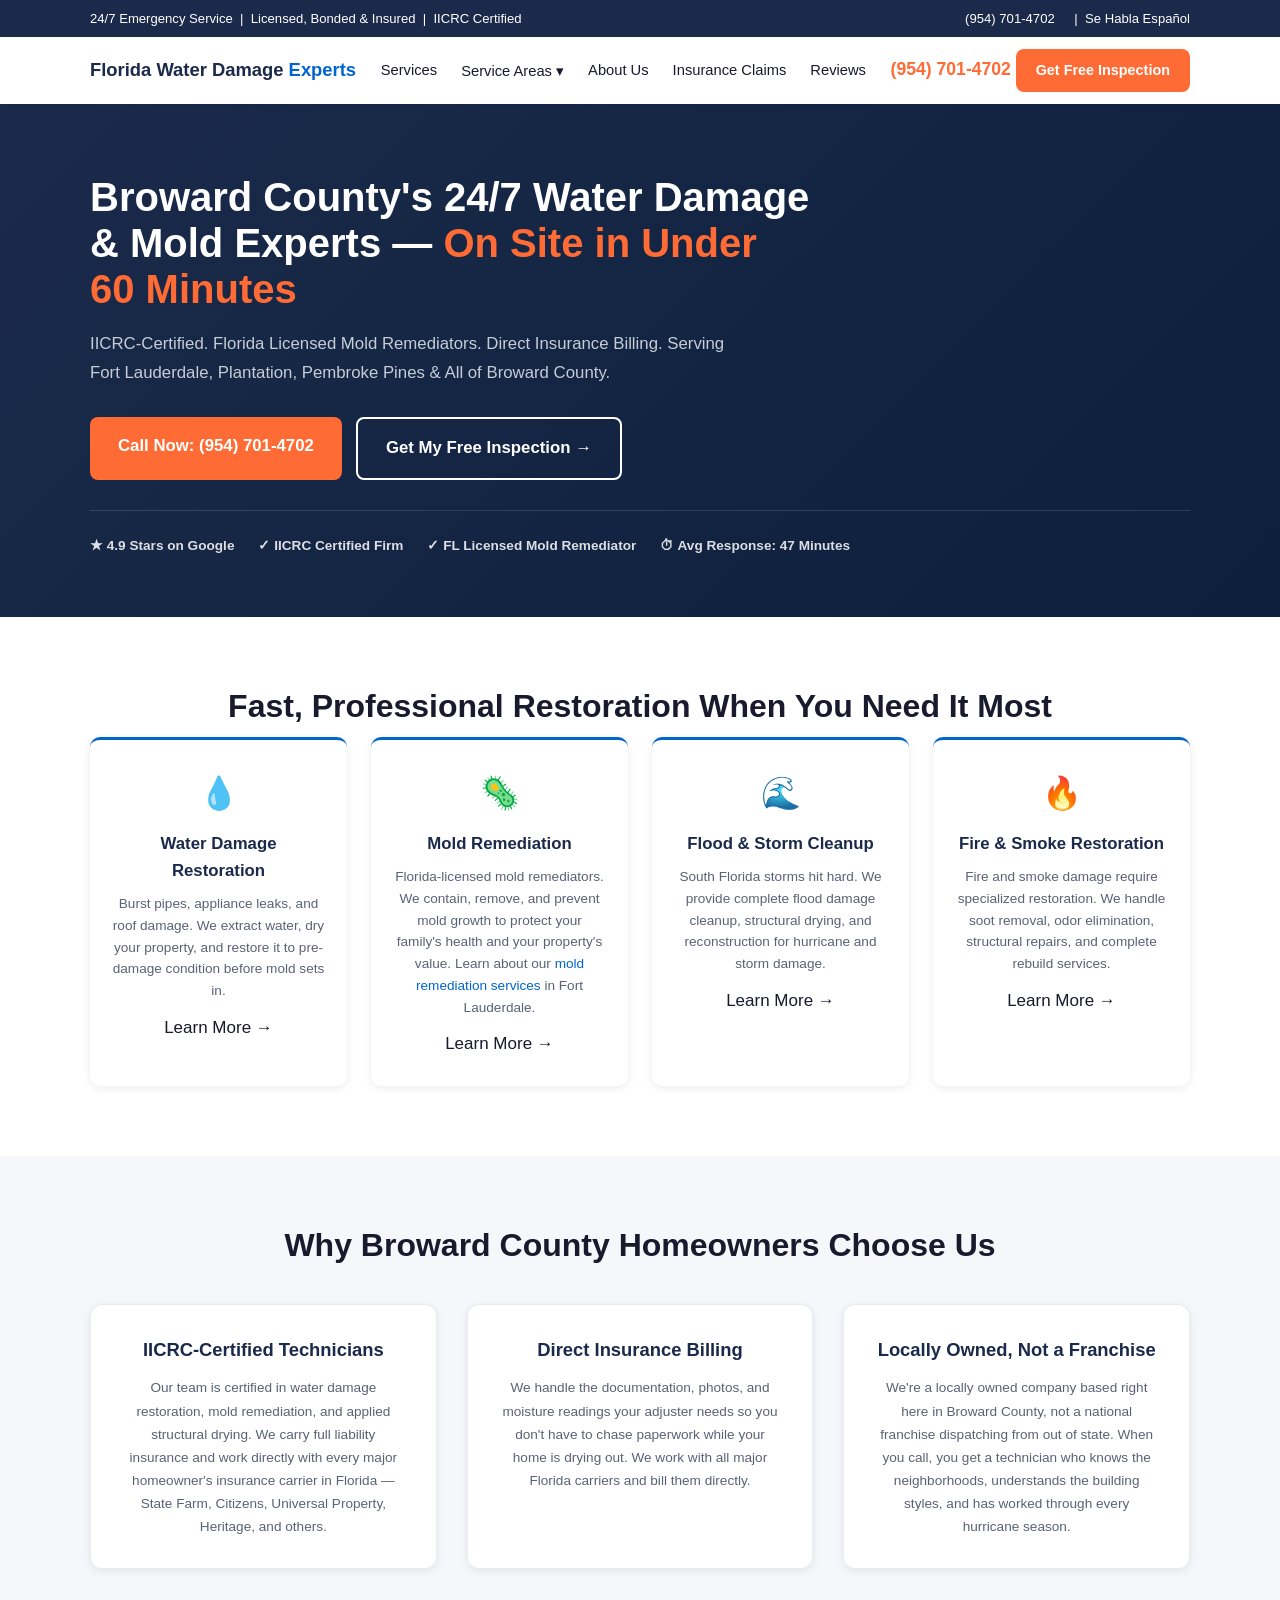
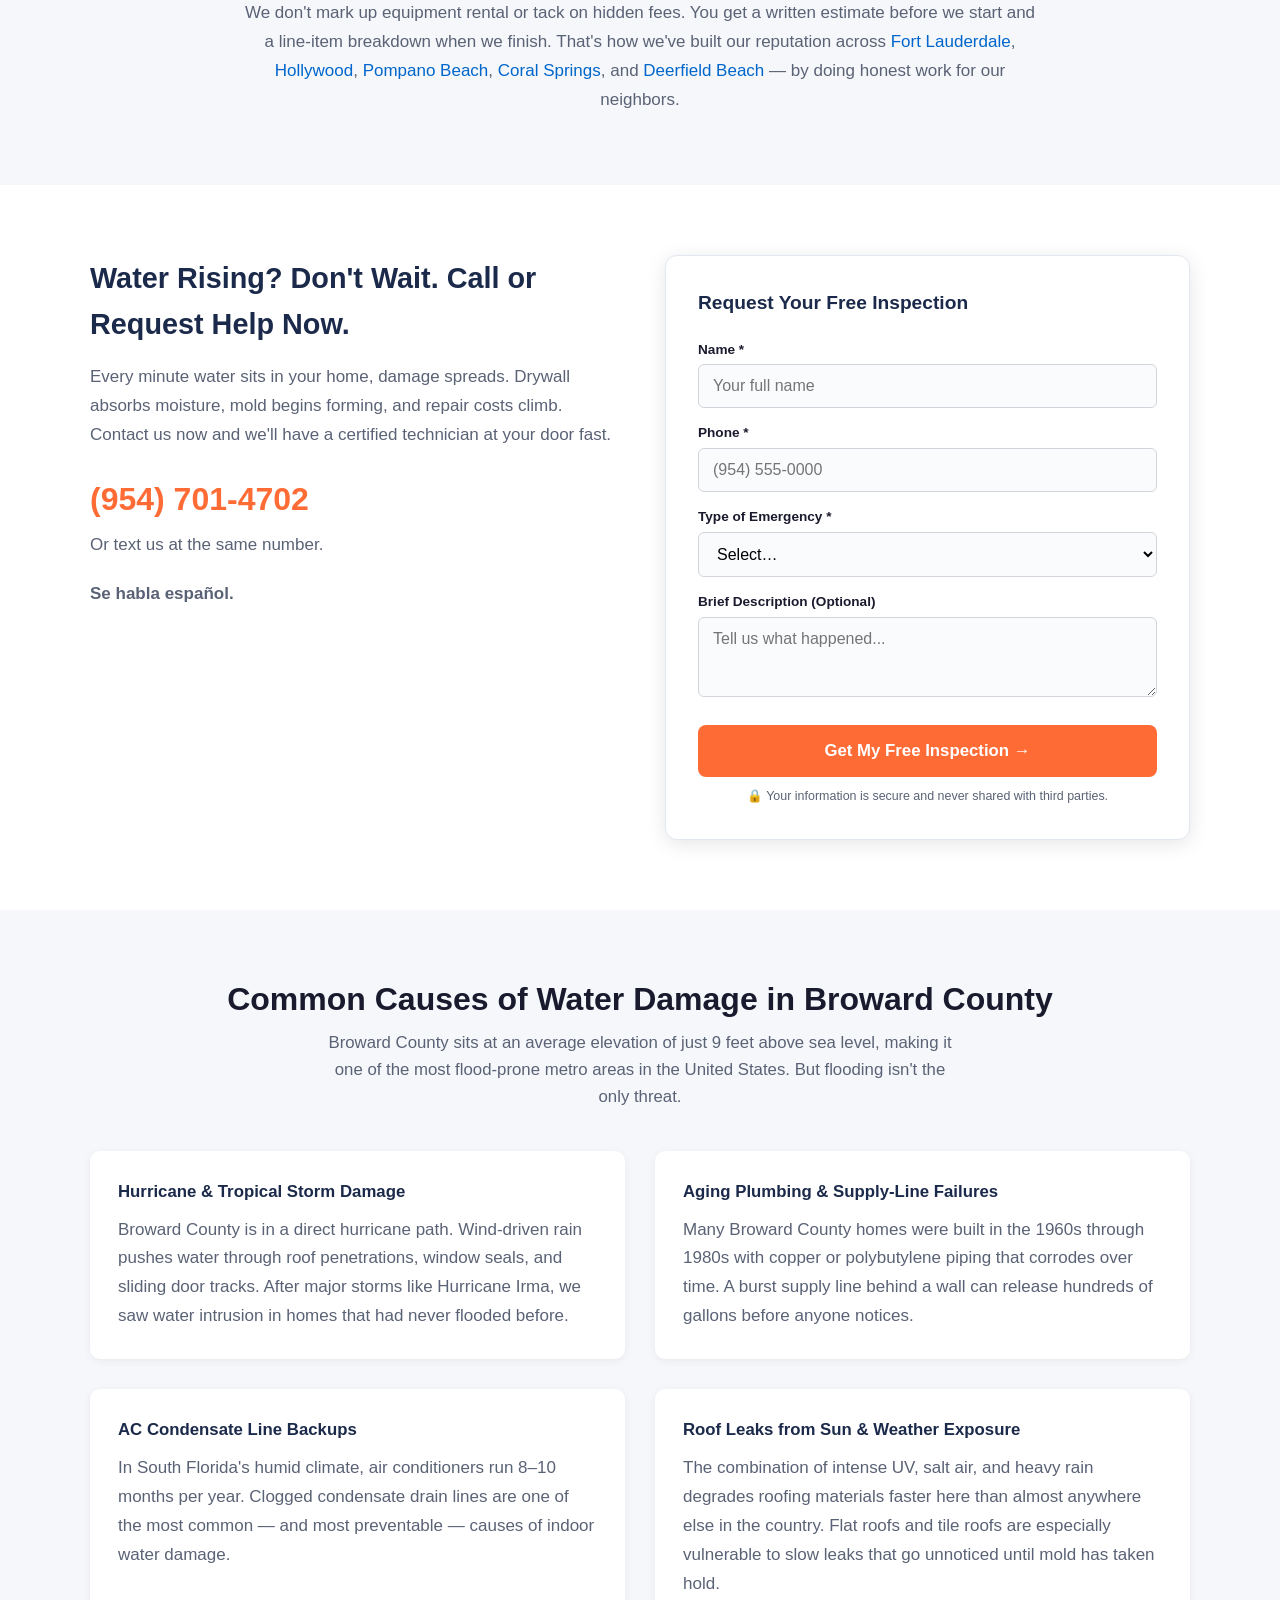
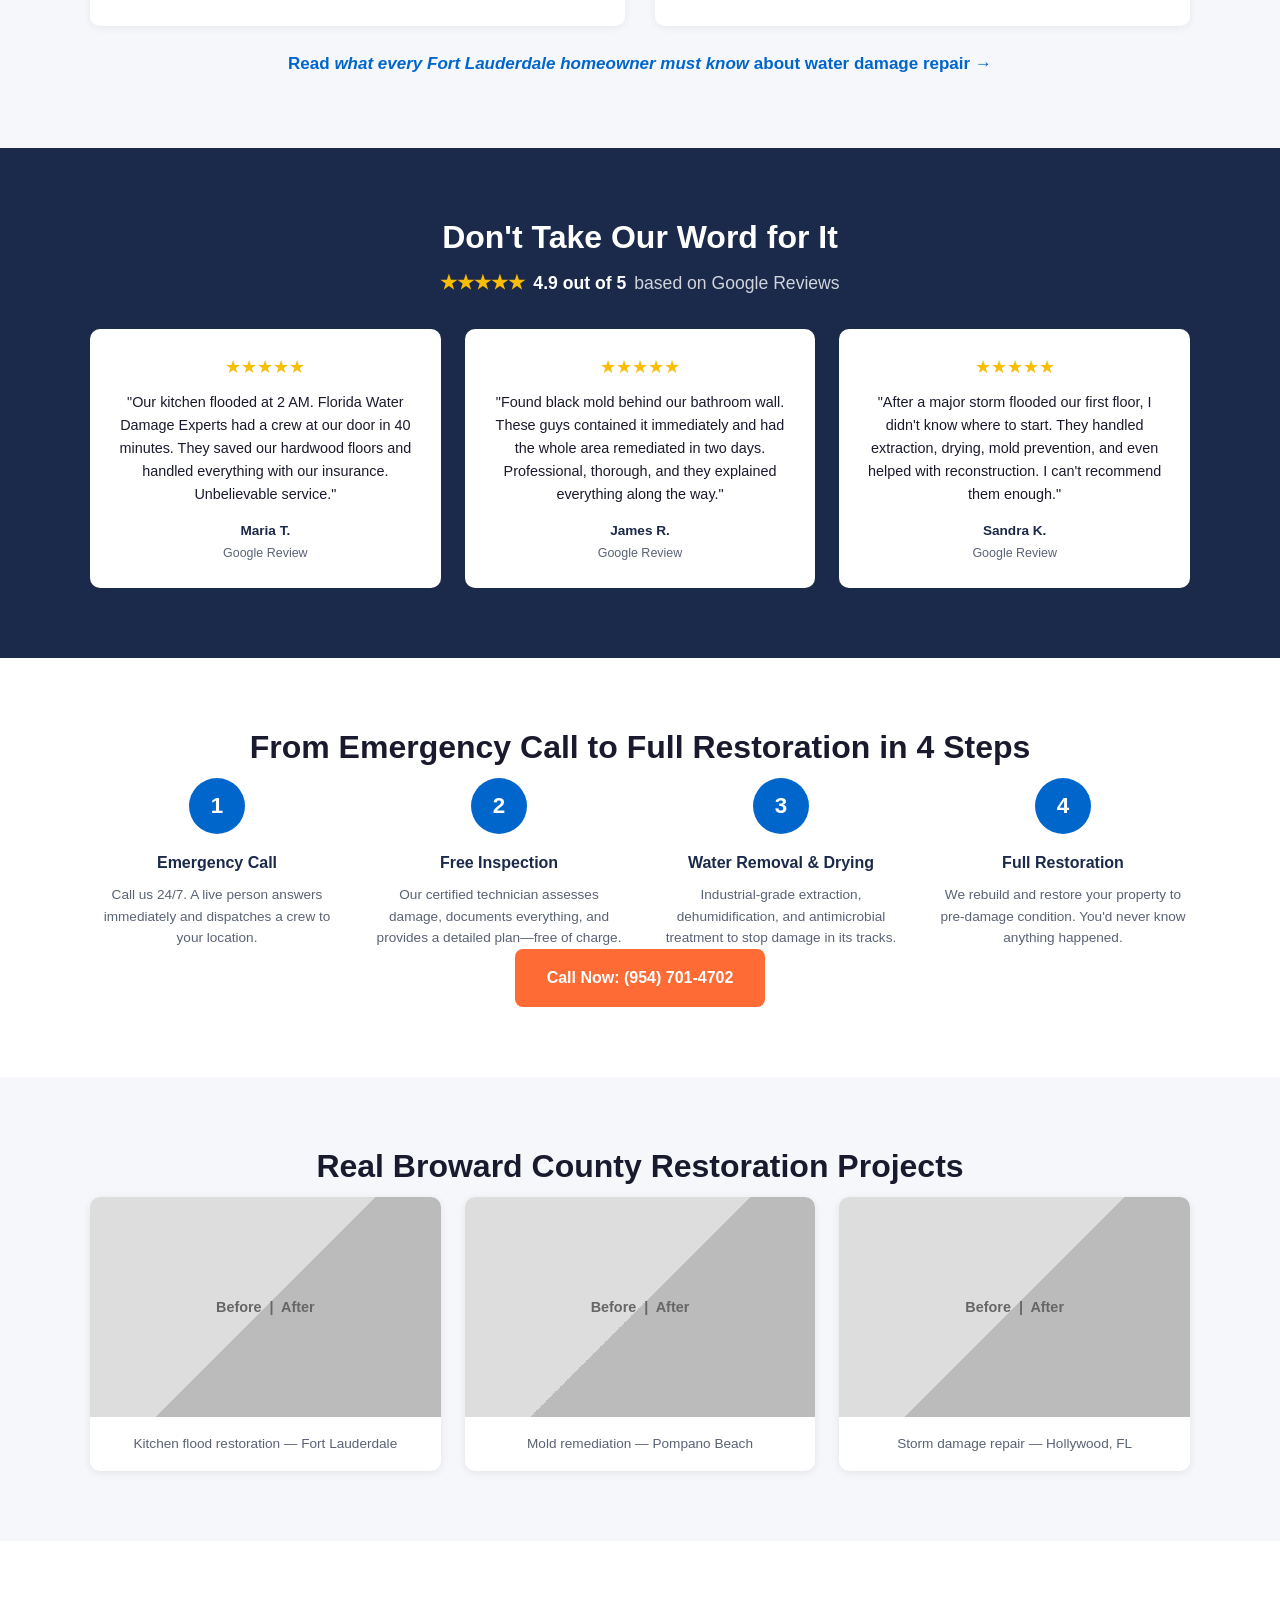
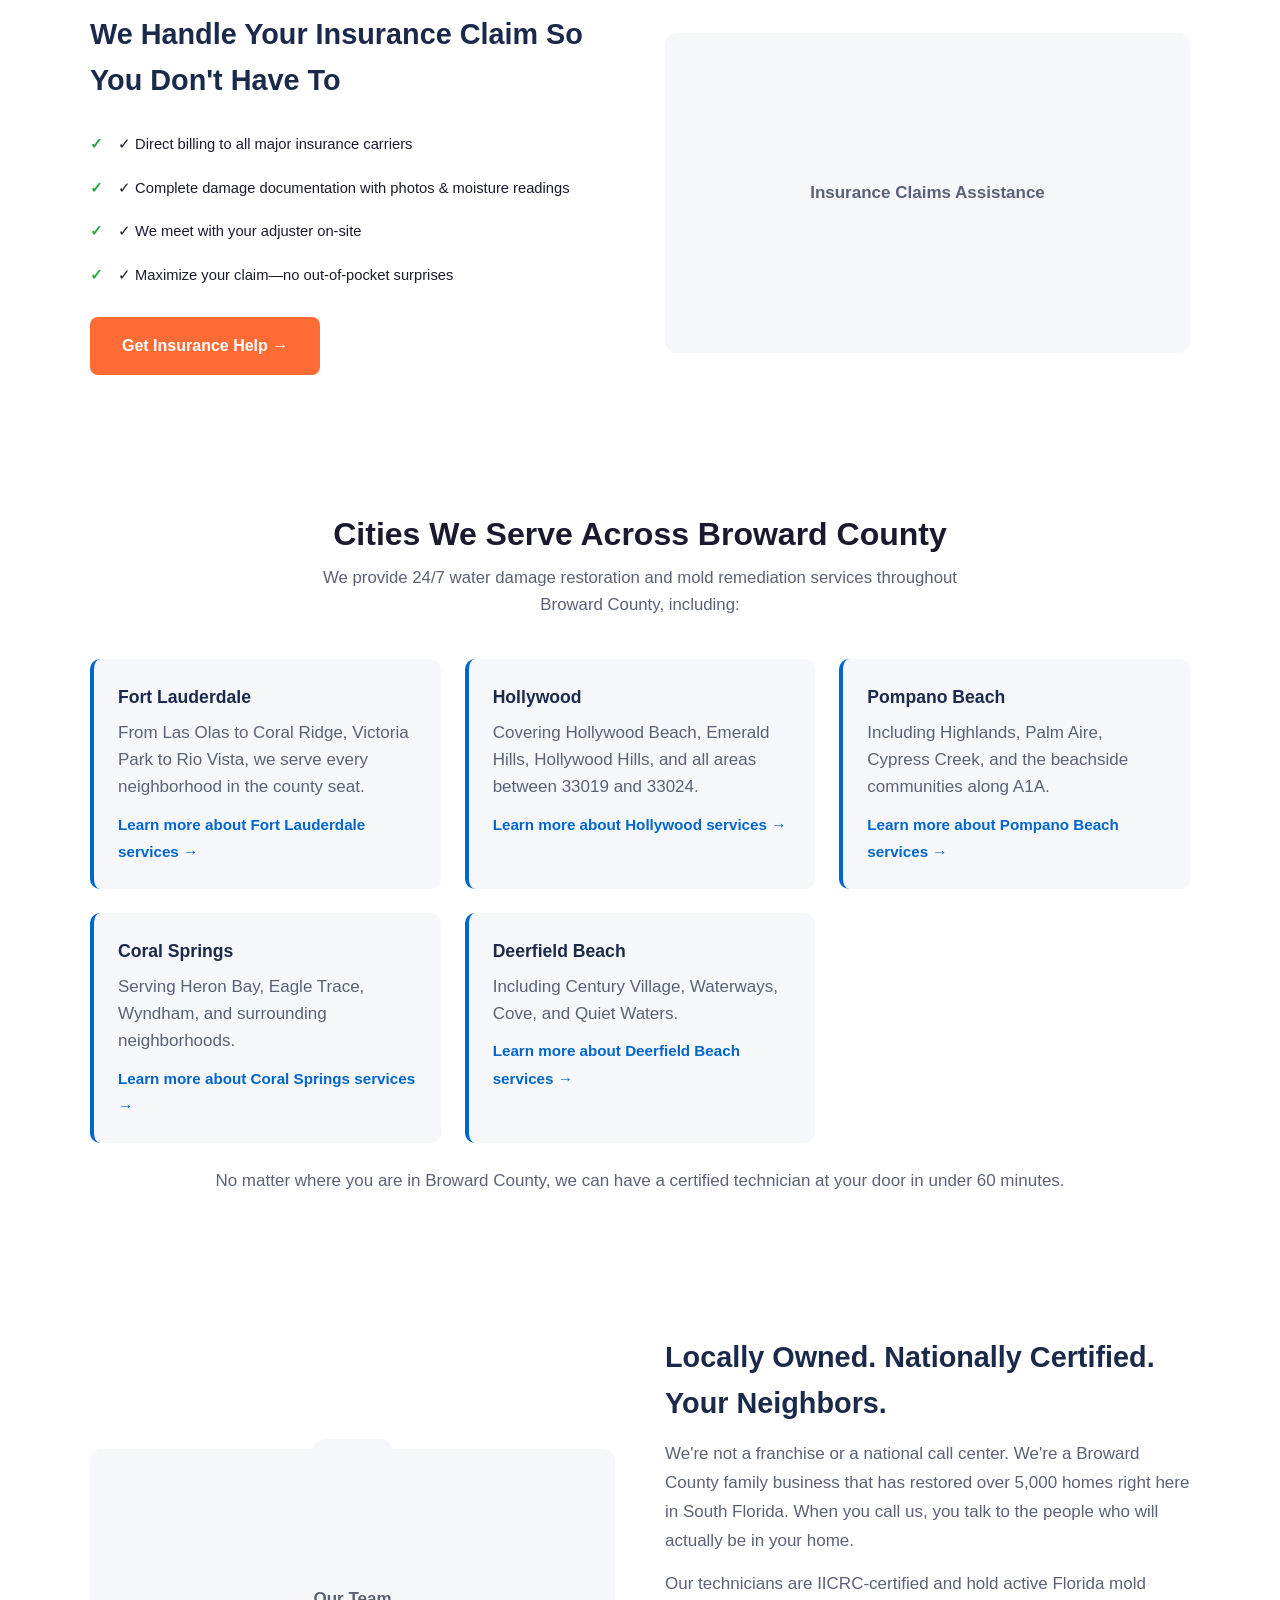
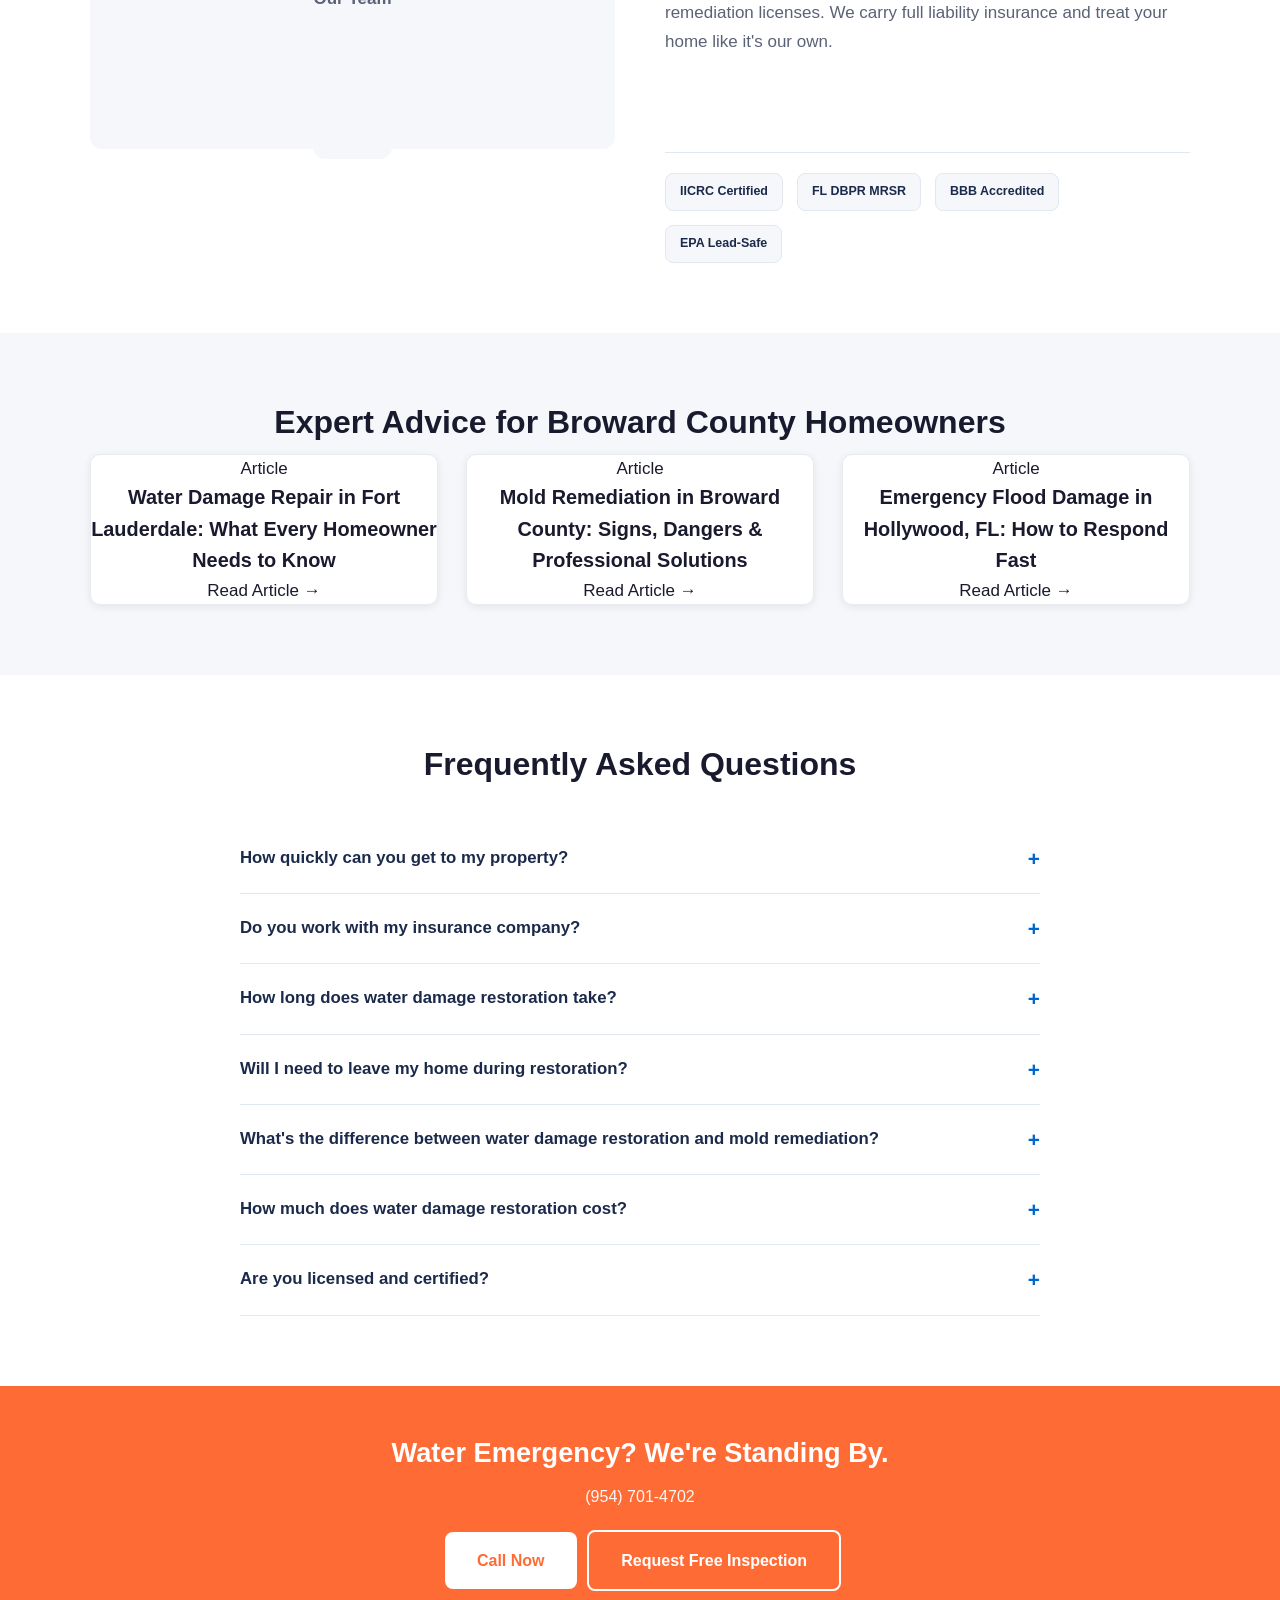
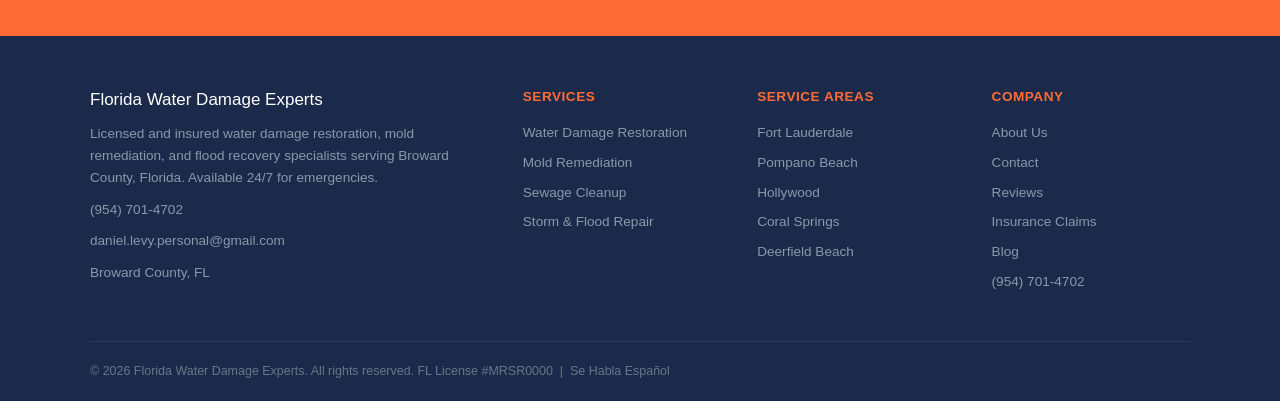
<file: index.html>
<!DOCTYPE html>
<html lang="en">
<head>
<meta charset="UTF-8">
<meta name="viewport" content="width=device-width, initial-scale=1.0">
<title>Water Damage Restoration Broward County | 24/7 Service | FWDE</title>
<meta name="description" content="Broward County's trusted water damage &amp; mold restoration team. 24/7 emergency response, on site in under 60 minutes. Licensed, insured, IICRC-certified. Call now.">
<link rel="canonical" href="https://floridawaterdamageexperts.com/">
<meta property="og:title" content="Water Damage Restoration Broward County | 24/7 Service | FWDE">
<meta property="og:description" content="Broward County's trusted water damage &amp; mold restoration team. 24/7 emergency response, on site in under 60 minutes. Licensed, insured, IICRC-certified. Call now.">
<meta property="og:url" content="https://floridawaterdamageexperts.com/">
<meta property="og:type" content="website">
<link rel="stylesheet" href="styles.css">
<script type="application/ld+json">
{
  "@context": "https://schema.org",
  "@graph": [
    {
      "@type": "EmergencyService",
      "name": "Florida Water Damage Experts",
      "telephone": "(954) 701-4702",
      "email": "daniel.levy.personal@gmail.com",
      "url": "https://floridawaterdamageexperts.com",
      "address": {
        "@type": "PostalAddress",
        "addressLocality": "Fort Lauderdale",
        "addressRegion": "FL",
        "addressCountry": "US"
      },
      "areaServed": {
        "@type": "County",
        "name": "Broward County, FL"
      },
      "openingHoursSpecification": {
        "@type": "OpeningHoursSpecification",
        "dayOfWeek": ["Monday","Tuesday","Wednesday","Thursday","Friday","Saturday","Sunday"],
        "opens": "00:00",
        "closes": "23:59"
      },
      "priceRange": "$$",
      "aggregateRating": {
        "@type": "AggregateRating",
        "ratingValue": "4.9",
        "reviewCount": "127"
      }
    },
    {
      "@type": "FAQPage",
      "mainEntity": [
        {"@type":"Question","name":"How quickly can you get to my property?","acceptedAnswer":{"@type":"Answer","text":"We have crews positioned across Broward County and maintain a 60-minute response time for emergencies. Most calls in Fort Lauderdale, Hollywood, and Pompano Beach are serviced even faster — typically 30 to 45 minutes during normal hours."}},
        {"@type":"Question","name":"Do you work with my insurance company?","acceptedAnswer":{"@type":"Answer","text":"Yes. We work with all major Florida homeowner's insurance carriers and bill them directly. We also document everything — moisture readings, photos, equipment logs — so your claim is supported from day one."}},
        {"@type":"Question","name":"How long does water damage restoration take?","acceptedAnswer":{"@type":"Answer","text":"It depends on the extent of the damage. A single-room water extraction and dry-out typically takes 3 to 5 days. Larger losses involving multiple rooms, mold, or structural damage can take 1 to 3 weeks."}},
        {"@type":"Question","name":"Will I need to leave my home during restoration?","acceptedAnswer":{"@type":"Answer","text":"In most cases, no. We isolate the affected area with containment barriers and run commercial dehumidifiers and air scrubbers."}},
        {"@type":"Question","name":"What's the difference between water damage restoration and mold remediation?","acceptedAnswer":{"@type":"Answer","text":"Water damage restoration focuses on removing water, drying the structure, and repairing damage. Mold remediation specifically addresses mold growth — containment, removal, HEPA filtration, and treatment of affected materials."}},
        {"@type":"Question","name":"How much does water damage restoration cost?","acceptedAnswer":{"@type":"Answer","text":"Costs vary widely — a minor kitchen leak might cost $1,500 to $3,000, while a full-floor flood restoration can run $8,000 to $15,000 or more. We provide a written estimate before starting work."}},
        {"@type":"Question","name":"Are you licensed and certified?","acceptedAnswer":{"@type":"Answer","text":"Yes. We hold a Florida State Contractor's License and are certified by the IICRC in water damage restoration, applied structural drying, and mold remediation."}}
      ]
    },
    {
      "@type": "Organization",
      "name": "Florida Water Damage Experts",
      "url": "https://floridawaterdamageexperts.com",
      "description": "Broward County's trusted water damage and mold restoration company. 24/7 emergency response, IICRC-certified technicians.",
      "telephone": "(954) 701-4702"
    }
  ]
}
</script>
</head>
<body>

<!-- UTILITY BAR -->
<div class="utility-bar">
  <div class="container utility-bar-inner">
    <span class="utility-left">24/7 Emergency Service &nbsp;|&nbsp; Licensed, Bonded &amp; Insured &nbsp;|&nbsp; IICRC Certified</span>
    <span class="utility-right">
      <a href="tel:+19547014702">(954) 701-4702</a> &nbsp;|&nbsp; Se Habla Espa&ntilde;ol
    </span>
  </div>
</div>

<!-- HEADER -->
<header class="site-header">
  <div class="container header-inner">
    <a href="index.html" class="logo">Florida Water Damage <span>Experts</span></a>
    <nav class="nav-links" id="navLinks">
      <a href="index.html">Services</a>
      <div class="dropdown">
        <a href="#" class="dropdown-label" onclick="this.parentElement.classList.toggle('active');return false;">Service Areas &#9662;</a>
        <div class="dropdown-menu">
          <a href="fort-lauderdale.html">Fort Lauderdale</a>
          <a href="pompano-beach.html">Pompano Beach</a>
          <a href="hollywood.html">Hollywood</a>
          <a href="coral-springs.html">Coral Springs</a>
          <a href="deerfield-beach.html">Deerfield Beach</a>
        </div>
      </div>
      <a href="about.html">About Us</a>
      <a href="contact.html">Insurance Claims</a>
      <a href="#reviews">Reviews</a>
    </nav>
    <div class="header-phone">
      <a href="tel:+19547014702" class="phone-link">(954) 701-4702</a>
      <a href="contact.html" class="btn btn-orange">Get Free Inspection</a>
    </div>
    <button class="nav-toggle" onclick="document.getElementById('navLinks').classList.toggle('active')" aria-label="Toggle menu">&#9776;</button>
  </div>
</header>

<!-- SECTION 1: HERO -->
<section class="hero">
  <div class="container">
    <h1>Broward County's 24/7 Water Damage &amp; Mold Experts &mdash; <span class="highlight">On Site in Under 60 Minutes</span></h1>
    <p class="hero-sub">IICRC-Certified. Florida Licensed Mold Remediators. Direct Insurance Billing. Serving Fort Lauderdale, Plantation, Pembroke Pines &amp; All of Broward County.</p>
    <div class="hero-ctas">
      <a href="tel:+19547014702" class="btn btn-orange">Call Now: (954) 701-4702</a>
      <a href="#lead-form" class="btn btn-outline">Get My Free Inspection &rarr;</a>
    </div>
    <div class="trust-strip">
      <div class="trust-strip-item">&#9733; 4.9 Stars on Google</div>
      <div class="trust-strip-item">&#10003; IICRC Certified Firm</div>
      <div class="trust-strip-item">&#10003; FL Licensed Mold Remediator</div>
      <div class="trust-strip-item">&#9201; Avg Response: 47 Minutes</div>
    </div>
  </div>
</section>

<!-- SECTION 2: SERVICE CARDS -->
<section class="section">
  <div class="container text-center">
    <h2 class="section-title">Fast, Professional Restoration When You Need It Most</h2>
    <div class="service-cards">
      <div class="service-card">
        <div class="service-icon">&#128167;</div>
        <h3>Water Damage Restoration</h3>
        <p>Burst pipes, appliance leaks, and roof damage. We extract water, dry your property, and restore it to pre-damage condition before mold sets in.</p>
        <a href="fort-lauderdale.html">Learn More &rarr;</a>
      </div>
      <div class="service-card">
        <div class="service-icon">&#129440;</div>
        <h3>Mold Remediation</h3>
        <p>Florida-licensed mold remediators. We contain, remove, and prevent mold growth to protect your family's health and your property's value. Learn about our <a href="fort-lauderdale.html" style="color:#0066CC;">mold remediation services</a> in Fort Lauderdale.</p>
        <a href="blog/mold-remediation-broward-county.html">Learn More &rarr;</a>
      </div>
      <div class="service-card">
        <div class="service-icon">&#127754;</div>
        <h3>Flood &amp; Storm Cleanup</h3>
        <p>South Florida storms hit hard. We provide complete flood damage cleanup, structural drying, and reconstruction for hurricane and storm damage.</p>
        <a href="blog/emergency-flood-damage-hollywood-fl.html">Learn More &rarr;</a>
      </div>
      <div class="service-card">
        <div class="service-icon">&#128293;</div>
        <h3>Fire &amp; Smoke Restoration</h3>
        <p>Fire and smoke damage require specialized restoration. We handle soot removal, odor elimination, structural repairs, and complete rebuild services.</p>
        <a href="contact.html">Learn More &rarr;</a>
      </div>
    </div>
  </div>
</section>

<section class="section section-gray">
  <div class="container">
    <h2 class="section-title text-center">Why Broward County Homeowners Choose Us</h2>
    <div class="features-grid" style="display:grid;grid-template-columns:repeat(3,1fr);gap:30px;margin-top:40px;">
      <div class="feature-card" style="background:#fff;padding:30px;border-radius:12px;box-shadow:0 2px 8px rgba(0,0,0,0.08);">
        <h3 style="font-size:1.15rem;font-weight:700;color:#1B2A4A;margin-bottom:12px;">IICRC-Certified Technicians</h3>
        <p style="color:#5A6275;line-height:1.7;">Our team is certified in water damage restoration, mold remediation, and applied structural drying. We carry full liability insurance and work directly with every major homeowner's insurance carrier in Florida — State Farm, Citizens, Universal Property, Heritage, and others.</p>
      </div>
      <div class="feature-card" style="background:#fff;padding:30px;border-radius:12px;box-shadow:0 2px 8px rgba(0,0,0,0.08);">
        <h3 style="font-size:1.15rem;font-weight:700;color:#1B2A4A;margin-bottom:12px;">Direct Insurance Billing</h3>
        <p style="color:#5A6275;line-height:1.7;">We handle the documentation, photos, and moisture readings your adjuster needs so you don't have to chase paperwork while your home is drying out. We work with all major Florida carriers and bill them directly.</p>
      </div>
      <div class="feature-card" style="background:#fff;padding:30px;border-radius:12px;box-shadow:0 2px 8px rgba(0,0,0,0.08);">
        <h3 style="font-size:1.15rem;font-weight:700;color:#1B2A4A;margin-bottom:12px;">Locally Owned, Not a Franchise</h3>
        <p style="color:#5A6275;line-height:1.7;">We're a locally owned company based right here in Broward County, not a national franchise dispatching from out of state. When you call, you get a technician who knows the neighborhoods, understands the building styles, and has worked through every hurricane season.</p>
      </div>
    </div>
    <p style="max-width:800px;margin:30px auto 0;text-align:center;color:#5A6275;line-height:1.7;">We don't mark up equipment rental or tack on hidden fees. You get a written estimate before we start and a line-item breakdown when we finish. That's how we've built our reputation across <a href="fort-lauderdale.html" style="color:#0066CC;">Fort Lauderdale</a>, <a href="hollywood.html" style="color:#0066CC;">Hollywood</a>, <a href="pompano-beach.html" style="color:#0066CC;">Pompano Beach</a>, <a href="coral-springs.html" style="color:#0066CC;">Coral Springs</a>, and <a href="deerfield-beach.html" style="color:#0066CC;">Deerfield Beach</a> — by doing honest work for our neighbors.</p>
  </div>
</section>

<!-- SECTION 4: LEAD FORM -->
<section class="section" id="lead-form">
  <div class="container">
    <div class="form-section-grid">
      <div class="form-copy">
        <h2>Water Rising? Don't Wait. Call or Request Help Now.</h2>
        <p>Every minute water sits in your home, damage spreads. Drywall absorbs moisture, mold begins forming, and repair costs climb. Contact us now and we'll have a certified technician at your door fast.</p>
        <div class="form-phone-block">
          <a href="tel:+19547014702" class="phone-big">(954) 701-4702</a>
          <p>Or text us at the same number.</p>
          <p><strong>Se habla espa&ntilde;ol.</strong></p>
        </div>
      </div>
      <div class="lead-form-card">
        <form data-lead-form data-source="homepage">
          <h3>Request Your Free Inspection</h3>
          <div class="form-row">
            <label for="name">Name *</label>
            <input type="text" id="name" name="name" required placeholder="Your full name">
          </div>
          <div class="form-row">
            <label for="phone">Phone *</label>
            <input type="tel" id="phone" name="phone" required placeholder="(954) 555-0000">
          </div>
          <div class="form-row">
            <label for="emergency-type">Type of Emergency *</label>
            <select id="emergency-type" name="emergency_type" required>
              <option value="">Select&hellip;</option>
              <option value="Water Damage">Water Damage</option>
              <option value="Mold">Mold</option>
              <option value="Flood">Flood</option>
              <option value="Fire">Fire</option>
              <option value="Other">Other</option>
            </select>
          </div>
          <div class="form-row">
            <label for="description">Brief Description (Optional)</label>
            <textarea id="description" name="description" rows="3" placeholder="Tell us what happened..."></textarea>
          </div>

          <button type="submit" class="btn btn-orange btn-full">Get My Free Inspection &rarr;</button>
          <p class="form-note">&#128274; Your information is secure and never shared with third parties.</p>
        </form>
      </div>
    </div>
  </div>
</section>

<section class="section section-gray">
  <div class="container">
    <h2 class="section-title text-center">Common Causes of Water Damage in Broward County</h2>
    <p class="section-subtitle" style="margin:0 auto 40px;text-align:center;">Broward County sits at an average elevation of just 9 feet above sea level, making it one of the most flood-prone metro areas in the United States. But flooding isn't the only threat.</p>
    <div style="display:grid;grid-template-columns:repeat(2,1fr);gap:30px;">
      <div style="background:#fff;padding:28px;border-radius:10px;box-shadow:0 2px 8px rgba(0,0,0,0.06);">
        <h3 style="font-size:1.05rem;font-weight:700;color:#1B2A4A;margin-bottom:10px;">Hurricane &amp; Tropical Storm Damage</h3>
        <p style="color:#5A6275;line-height:1.7;">Broward County is in a direct hurricane path. Wind-driven rain pushes water through roof penetrations, window seals, and sliding door tracks. After major storms like Hurricane Irma, we saw water intrusion in homes that had never flooded before.</p>
      </div>
      <div style="background:#fff;padding:28px;border-radius:10px;box-shadow:0 2px 8px rgba(0,0,0,0.06);">
        <h3 style="font-size:1.05rem;font-weight:700;color:#1B2A4A;margin-bottom:10px;">Aging Plumbing &amp; Supply-Line Failures</h3>
        <p style="color:#5A6275;line-height:1.7;">Many Broward County homes were built in the 1960s through 1980s with copper or polybutylene piping that corrodes over time. A burst supply line behind a wall can release hundreds of gallons before anyone notices.</p>
      </div>
      <div style="background:#fff;padding:28px;border-radius:10px;box-shadow:0 2px 8px rgba(0,0,0,0.06);">
        <h3 style="font-size:1.05rem;font-weight:700;color:#1B2A4A;margin-bottom:10px;">AC Condensate Line Backups</h3>
        <p style="color:#5A6275;line-height:1.7;">In South Florida's humid climate, air conditioners run 8–10 months per year. Clogged condensate drain lines are one of the most common — and most preventable — causes of indoor water damage.</p>
      </div>
      <div style="background:#fff;padding:28px;border-radius:10px;box-shadow:0 2px 8px rgba(0,0,0,0.06);">
        <h3 style="font-size:1.05rem;font-weight:700;color:#1B2A4A;margin-bottom:10px;">Roof Leaks from Sun &amp; Weather Exposure</h3>
        <p style="color:#5A6275;line-height:1.7;">The combination of intense UV, salt air, and heavy rain degrades roofing materials faster here than almost anywhere else in the country. Flat roofs and tile roofs are especially vulnerable to slow leaks that go unnoticed until mold has taken hold.</p>
      </div>
    </div>
    <p style="text-align:center;margin-top:24px;"><a href="blog/water-damage-repair-fort-lauderdale.html" style="color:#0066CC;font-weight:600;">Read <em>what every Fort Lauderdale homeowner must know</em> about water damage repair &rarr;</a></p>
  </div>
</section>

<!-- SECTION 5: REVIEWS -->
<section class="section section-dark" id="reviews">
  <div class="container text-center">
    <h2 class="section-title">Don't Take Our Word for It</h2>
    <div class="google-rating">
      <span class="google-stars">&#9733;&#9733;&#9733;&#9733;&#9733;</span>
      <span class="google-score">4.9 out of 5</span>
      <span class="google-label">based on Google Reviews</span>
    </div>
    <div class="reviews-grid">
      <div class="review-card">
        <div class="review-stars">&#9733;&#9733;&#9733;&#9733;&#9733;</div>
        <p class="review-quote">"Our kitchen flooded at 2 AM. Florida Water Damage Experts had a crew at our door in 40 minutes. They saved our hardwood floors and handled everything with our insurance. Unbelievable service."</p>
        <div class="review-author">Maria T.</div>
        <div class="review-meta">Google Review</div>
      </div>
      <div class="review-card">
        <div class="review-stars">&#9733;&#9733;&#9733;&#9733;&#9733;</div>
        <p class="review-quote">"Found black mold behind our bathroom wall. These guys contained it immediately and had the whole area remediated in two days. Professional, thorough, and they explained everything along the way."</p>
        <div class="review-author">James R.</div>
        <div class="review-meta">Google Review</div>
      </div>
      <div class="review-card">
        <div class="review-stars">&#9733;&#9733;&#9733;&#9733;&#9733;</div>
        <p class="review-quote">"After a major storm flooded our first floor, I didn't know where to start. They handled extraction, drying, mold prevention, and even helped with reconstruction. I can't recommend them enough."</p>
        <div class="review-author">Sandra K.</div>
        <div class="review-meta">Google Review</div>
      </div>
    </div>
  </div>
</section>

<!-- SECTION 6: PROCESS -->
<section class="section">
  <div class="container text-center">
    <h2 class="section-title">From Emergency Call to Full Restoration in 4 Steps</h2>
    <div class="process-grid">
      <div class="process-step">
        <div class="process-num">1</div>
        <h3>Emergency Call</h3>
        <p>Call us 24/7. A live person answers immediately and dispatches a crew to your location.</p>
      </div>
      <div class="process-step">
        <div class="process-num">2</div>
        <h3>Free Inspection</h3>
        <p>Our certified technician assesses damage, documents everything, and provides a detailed plan&mdash;free of charge.</p>
      </div>
      <div class="process-step">
        <div class="process-num">3</div>
        <h3>Water Removal &amp; Drying</h3>
        <p>Industrial-grade extraction, dehumidification, and antimicrobial treatment to stop damage in its tracks.</p>
      </div>
      <div class="process-step">
        <div class="process-num">4</div>
        <h3>Full Restoration</h3>
        <p>We rebuild and restore your property to pre-damage condition. You'd never know anything happened.</p>
      </div>
    </div>
    <a href="tel:+19547014702" class="btn btn-orange">Call Now: (954) 701-4702</a>
  </div>
</section>

<!-- SECTION 7: BEFORE/AFTER -->
<section class="section section-gray">
  <div class="container text-center">
    <h2 class="section-title">Real Broward County Restoration Projects</h2>
    <div class="ba-grid">
      <div class="ba-card">
        <div class="ba-placeholder">Before &nbsp;|&nbsp; After</div>
        <p class="ba-caption">Kitchen flood restoration &mdash; Fort Lauderdale</p>
      </div>
      <div class="ba-card">
        <div class="ba-placeholder">Before &nbsp;|&nbsp; After</div>
        <p class="ba-caption">Mold remediation &mdash; Pompano Beach</p>
      </div>
      <div class="ba-card">
        <div class="ba-placeholder">Before &nbsp;|&nbsp; After</div>
        <p class="ba-caption">Storm damage repair &mdash; Hollywood, FL</p>
      </div>
    </div>
  </div>
</section>

<!-- SECTION 8: INSURANCE -->
<section class="section">
  <div class="container">
    <div class="insurance-grid">
      <div class="insurance-copy">
        <h2>We Handle Your Insurance Claim So You Don't Have To</h2>
        <ul class="insurance-list">
          <li>&#10003; Direct billing to all major insurance carriers</li>
          <li>&#10003; Complete damage documentation with photos &amp; moisture readings</li>
          <li>&#10003; We meet with your adjuster on-site</li>
          <li>&#10003; Maximize your claim&mdash;no out-of-pocket surprises</li>
        </ul>
        <a href="contact.html" class="btn btn-orange">Get Insurance Help &rarr;</a>
      </div>
      <div class="insurance-img">
        <div class="img-placeholder">Insurance Claims Assistance</div>
      </div>
    </div>
  </div>
</section>

<section class="section">
  <div class="container">
    <h2 class="section-title text-center">Cities We Serve Across Broward County</h2>
    <p class="section-subtitle" style="margin:0 auto 40px;text-align:center;">We provide 24/7 water damage restoration and mold remediation services throughout Broward County, including:</p>
    <div style="display:grid;grid-template-columns:repeat(auto-fit,minmax(300px,1fr));gap:24px;">
      <div style="background:var(--gray-bg);padding:24px;border-radius:10px;border-left:4px solid #0066CC;">
        <h3 style="font-size:1.1rem;font-weight:700;color:#1B2A4A;margin-bottom:8px;">Fort Lauderdale</h3>
        <p style="color:#5A6275;line-height:1.6;margin-bottom:10px;">From Las Olas to Coral Ridge, Victoria Park to Rio Vista, we serve every neighborhood in the county seat.</p>
        <a href="fort-lauderdale.html" style="color:#0066CC;font-weight:600;font-size:.95rem;">Learn more about Fort Lauderdale services &rarr;</a>
      </div>
      <div style="background:var(--gray-bg);padding:24px;border-radius:10px;border-left:4px solid #0066CC;">
        <h3 style="font-size:1.1rem;font-weight:700;color:#1B2A4A;margin-bottom:8px;">Hollywood</h3>
        <p style="color:#5A6275;line-height:1.6;margin-bottom:10px;">Covering Hollywood Beach, Emerald Hills, Hollywood Hills, and all areas between 33019 and 33024.</p>
        <a href="hollywood.html" style="color:#0066CC;font-weight:600;font-size:.95rem;">Learn more about Hollywood services &rarr;</a>
      </div>
      <div style="background:var(--gray-bg);padding:24px;border-radius:10px;border-left:4px solid #0066CC;">
        <h3 style="font-size:1.1rem;font-weight:700;color:#1B2A4A;margin-bottom:8px;">Pompano Beach</h3>
        <p style="color:#5A6275;line-height:1.6;margin-bottom:10px;">Including Highlands, Palm Aire, Cypress Creek, and the beachside communities along A1A.</p>
        <a href="pompano-beach.html" style="color:#0066CC;font-weight:600;font-size:.95rem;">Learn more about Pompano Beach services &rarr;</a>
      </div>
      <div style="background:var(--gray-bg);padding:24px;border-radius:10px;border-left:4px solid #0066CC;">
        <h3 style="font-size:1.1rem;font-weight:700;color:#1B2A4A;margin-bottom:8px;">Coral Springs</h3>
        <p style="color:#5A6275;line-height:1.6;margin-bottom:10px;">Serving Heron Bay, Eagle Trace, Wyndham, and surrounding neighborhoods.</p>
        <a href="coral-springs.html" style="color:#0066CC;font-weight:600;font-size:.95rem;">Learn more about Coral Springs services &rarr;</a>
      </div>
      <div style="background:var(--gray-bg);padding:24px;border-radius:10px;border-left:4px solid #0066CC;">
        <h3 style="font-size:1.1rem;font-weight:700;color:#1B2A4A;margin-bottom:8px;">Deerfield Beach</h3>
        <p style="color:#5A6275;line-height:1.6;margin-bottom:10px;">Including Century Village, Waterways, Cove, and Quiet Waters.</p>
        <a href="deerfield-beach.html" style="color:#0066CC;font-weight:600;font-size:.95rem;">Learn more about Deerfield Beach services &rarr;</a>
      </div>
    </div>
    <p style="text-align:center;margin-top:24px;color:#5A6275;">No matter where you are in Broward County, we can have a certified technician at your door in under 60 minutes.</p>
  </div>
</section>

<!-- SECTION 10: ABOUT/TEAM -->
<section class="section">
  <div class="container">
    <div class="about-grid">
      <div class="about-img">
        <div class="img-placeholder">Our Team</div>
      </div>
      <div class="about-copy">
        <h2>Locally Owned. Nationally Certified. Your Neighbors.</h2>
        <p>We're not a franchise or a national call center. We're a Broward County family business that has restored over 5,000 homes right here in South Florida. When you call us, you talk to the people who will actually be in your home.</p>
        <p>Our technicians are IICRC-certified and hold active Florida mold remediation licenses. We carry full liability insurance and treat your home like it's our own.</p>
        <a href="about.html" class="btn btn-outline">Meet Our Team &rarr;</a>
        <div class="cert-strip">
          <span class="cert-badge">IICRC Certified</span>
          <span class="cert-badge">FL DBPR MRSR</span>
          <span class="cert-badge">BBB Accredited</span>
          <span class="cert-badge">EPA Lead-Safe</span>
        </div>
      </div>
    </div>
  </div>
</section>

<!-- SECTION 11: BLOG -->
<section class="section section-gray">
  <div class="container text-center">
    <h2 class="section-title">Expert Advice for Broward County Homeowners</h2>
    <div class="blog-grid">
      <a href="blog/water-damage-repair-fort-lauderdale.html" class="blog-card">
        <div class="blog-placeholder">Article</div>
        <h3>Water Damage Repair in Fort Lauderdale: What Every Homeowner Needs to Know</h3>
        <span class="blog-link">Read Article &rarr;</span>
      </a>
      <a href="blog/mold-remediation-broward-county.html" class="blog-card">
        <div class="blog-placeholder">Article</div>
        <h3>Mold Remediation in Broward County: Signs, Dangers &amp; Professional Solutions</h3>
        <span class="blog-link">Read Article &rarr;</span>
      </a>
      <a href="blog/emergency-flood-damage-hollywood-fl.html" class="blog-card">
        <div class="blog-placeholder">Article</div>
        <h3>Emergency Flood Damage in Hollywood, FL: How to Respond Fast</h3>
        <span class="blog-link">Read Article &rarr;</span>
      </a>
    </div>
  </div>
</section>

<section class="section" id="faq">
  <div class="container">
    <h2 class="section-title text-center">Frequently Asked Questions</h2>
    <div class="faq-list" style="max-width:800px;margin:40px auto 0;">
      <details class="faq-item" style="border-bottom:1px solid #e2e8f0;padding:18px 0;">
        <summary style="font-weight:700;font-size:1.05rem;color:#1B2A4A;cursor:pointer;list-style:none;display:flex;justify-content:space-between;align-items:center;">How quickly can you get to my property?<span style="font-size:1.3rem;color:#0066CC;margin-left:12px;">+</span></summary>
        <p style="margin-top:14px;color:#5A6275;line-height:1.7;">We have crews positioned across Broward County and maintain a 60-minute response time for emergencies. Most calls in Fort Lauderdale, Hollywood, and Pompano Beach are serviced even faster — typically 30 to 45 minutes during normal hours.</p>
      </details>
      <details class="faq-item" style="border-bottom:1px solid #e2e8f0;padding:18px 0;">
        <summary style="font-weight:700;font-size:1.05rem;color:#1B2A4A;cursor:pointer;list-style:none;display:flex;justify-content:space-between;align-items:center;">Do you work with my insurance company?<span style="font-size:1.3rem;color:#0066CC;margin-left:12px;">+</span></summary>
        <p style="margin-top:14px;color:#5A6275;line-height:1.7;">Yes. We work with all major Florida homeowner's insurance carriers and bill them directly. We also document everything — moisture readings, photos, equipment logs — so your claim is supported from day one. You should file a claim before we arrive if possible, but we can guide you through that process. <a href="contact.html" style="color:#0066CC;">Contact us for a free assessment.</a></p>
      </details>
      <details class="faq-item" style="border-bottom:1px solid #e2e8f0;padding:18px 0;">
        <summary style="font-weight:700;font-size:1.05rem;color:#1B2A4A;cursor:pointer;list-style:none;display:flex;justify-content:space-between;align-items:center;">How long does water damage restoration take?<span style="font-size:1.3rem;color:#0066CC;margin-left:12px;">+</span></summary>
        <p style="margin-top:14px;color:#5A6275;line-height:1.7;">It depends on the extent of the damage. A single-room water extraction and dry-out typically takes 3 to 5 days. Larger losses involving multiple rooms, mold, or structural damage can take 1 to 3 weeks. We give you an honest timeline upfront and keep you updated daily.</p>
      </details>
      <details class="faq-item" style="border-bottom:1px solid #e2e8f0;padding:18px 0;">
        <summary style="font-weight:700;font-size:1.05rem;color:#1B2A4A;cursor:pointer;list-style:none;display:flex;justify-content:space-between;align-items:center;">Will I need to leave my home during restoration?<span style="font-size:1.3rem;color:#0066CC;margin-left:12px;">+</span></summary>
        <p style="margin-top:14px;color:#5A6275;line-height:1.7;">In most cases, no. We isolate the affected area with containment barriers and run commercial dehumidifiers and air scrubbers. If there's a sewage backup or extensive mold, we may recommend temporarily relocating — and your insurance policy may cover additional living expenses if that happens.</p>
      </details>
      <details class="faq-item" style="border-bottom:1px solid #e2e8f0;padding:18px 0;">
        <summary style="font-weight:700;font-size:1.05rem;color:#1B2A4A;cursor:pointer;list-style:none;display:flex;justify-content:space-between;align-items:center;">What's the difference between water damage restoration and mold remediation?<span style="font-size:1.3rem;color:#0066CC;margin-left:12px;">+</span></summary>
        <p style="margin-top:14px;color:#5A6275;line-height:1.7;">Water damage restoration focuses on removing water, drying the structure, and repairing damage. Mold remediation specifically addresses mold growth — containment, removal, HEPA filtration, and treatment of affected materials. Often both are needed, since mold can begin growing within 24 to 48 hours of water exposure in Florida's humidity.</p>
      </details>
      <details class="faq-item" style="border-bottom:1px solid #e2e8f0;padding:18px 0;">
        <summary style="font-weight:700;font-size:1.05rem;color:#1B2A4A;cursor:pointer;list-style:none;display:flex;justify-content:space-between;align-items:center;">How much does water damage restoration cost?<span style="font-size:1.3rem;color:#0066CC;margin-left:12px;">+</span></summary>
        <p style="margin-top:14px;color:#5A6275;line-height:1.7;">Costs vary widely based on the scope — a minor kitchen leak might cost $1,500 to $3,000, while a full-floor flood restoration can run $8,000 to $15,000 or more. We provide a written estimate before starting work, and most homeowner's insurance policies cover sudden and accidental water damage.</p>
      </details>
      <details class="faq-item" style="border-bottom:1px solid #e2e8f0;padding:18px 0;">
        <summary style="font-weight:700;font-size:1.05rem;color:#1B2A4A;cursor:pointer;list-style:none;display:flex;justify-content:space-between;align-items:center;">Are you licensed and certified?<span style="font-size:1.3rem;color:#0066CC;margin-left:12px;">+</span></summary>
        <p style="margin-top:14px;color:#5A6275;line-height:1.7;">Yes. We hold a Florida State Contractor's License and are certified by the IICRC (Institute of Inspection, Cleaning and Restoration Certification) in water damage restoration, applied structural drying, and mold remediation.</p>
      </details>
    </div>
  </div>
</section>

<!-- SECTION 12: FINAL CTA -->
<section class="final-cta">
  <div class="container text-center">
    <h2>Water Emergency? We're Standing By.</h2>
    <p class="final-cta-phone"><a href="tel:+19547014702">(954) 701-4702</a></p>
    <div class="final-cta-buttons">
      <a href="tel:+19547014702" class="btn btn-white">Call Now</a>
      <a href="#lead-form" class="btn btn-outline-white">Request Free Inspection</a>
    </div>
  </div>
</section>

<!-- SECTION 13: FOOTER -->
<footer class="site-footer">
  <div class="container">
    <div class="footer-grid">
      <div class="footer-brand">
        <div class="footer-logo">Florida Water Damage <span>Experts</span></div>
        <p>Licensed and insured water damage restoration, mold remediation, and flood recovery specialists serving Broward County, Florida. Available 24/7 for emergencies.</p>
        <p><a href="tel:+19547014702">(954) 701-4702</a></p>
        <p><a href="mailto:daniel.levy.personal@gmail.com">daniel.levy.personal@gmail.com</a></p>
        <p>Broward County, FL</p>
      </div>
      <div class="footer-col">
        <h4>Services</h4>
        <a href="index.html" title="Water Damage Restoration Services in Broward County">Water Damage Restoration</a>
        <a href="index.html" title="Mold Inspection and Remediation Services">Mold Remediation</a>
        <a href="index.html" title="Emergency Sewage Cleanup in Broward County">Sewage Cleanup</a>
        <a href="index.html" title="Storm and Flood Damage Repair in South Florida">Storm &amp; Flood Repair</a>
      </div>
      <div class="footer-col">
        <h4>Service Areas</h4>
        <a href="fort-lauderdale.html">Fort Lauderdale</a>
        <a href="pompano-beach.html">Pompano Beach</a>
        <a href="hollywood.html">Hollywood</a>
        <a href="coral-springs.html">Coral Springs</a>
        <a href="deerfield-beach.html">Deerfield Beach</a>
      </div>
      <div class="footer-col">
        <h4>Company</h4>
        <a href="about.html">About Us</a>
        <a href="contact.html">Contact</a>
        <a href="#reviews">Reviews</a>
        <a href="contact.html">Insurance Claims</a>
        <a href="blog/water-damage-repair-fort-lauderdale.html">Blog</a>
        <a href="tel:+19547014702">(954) 701-4702</a>
      </div>
    </div>
    <div class="footer-bottom">
      <p>&copy; 2026 Florida Water Damage Experts. All rights reserved. FL License #MRSR0000 &nbsp;|&nbsp; Se Habla Espa&ntilde;ol</p>
    </div>
  </div>
</footer>

<!-- STICKY MOBILE CTA -->
<div class="mobile-sticky-cta">
  <a href="tel:+19547014702" class="btn btn-orange btn-full">Call Now &mdash; Free Estimate</a>
</div>

<script src="leads.js"></script>
</body>
</html>
</file>
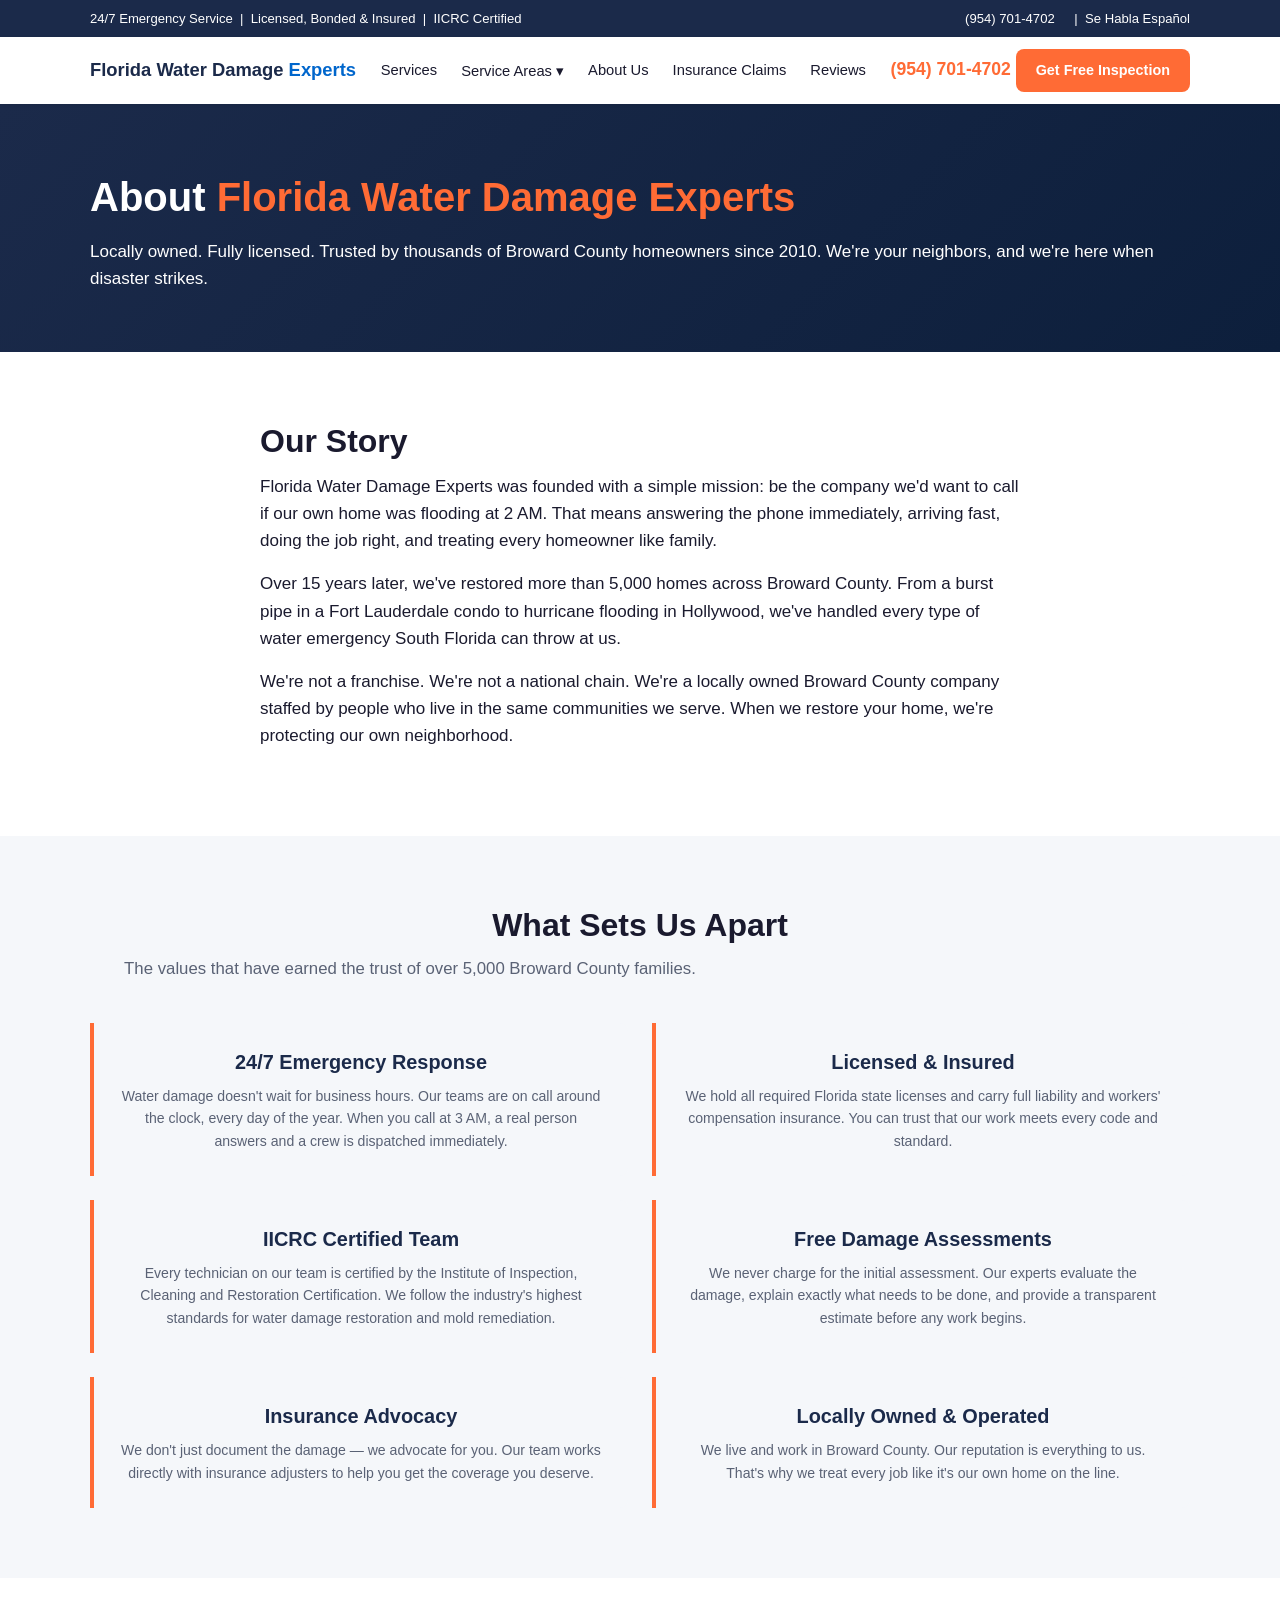
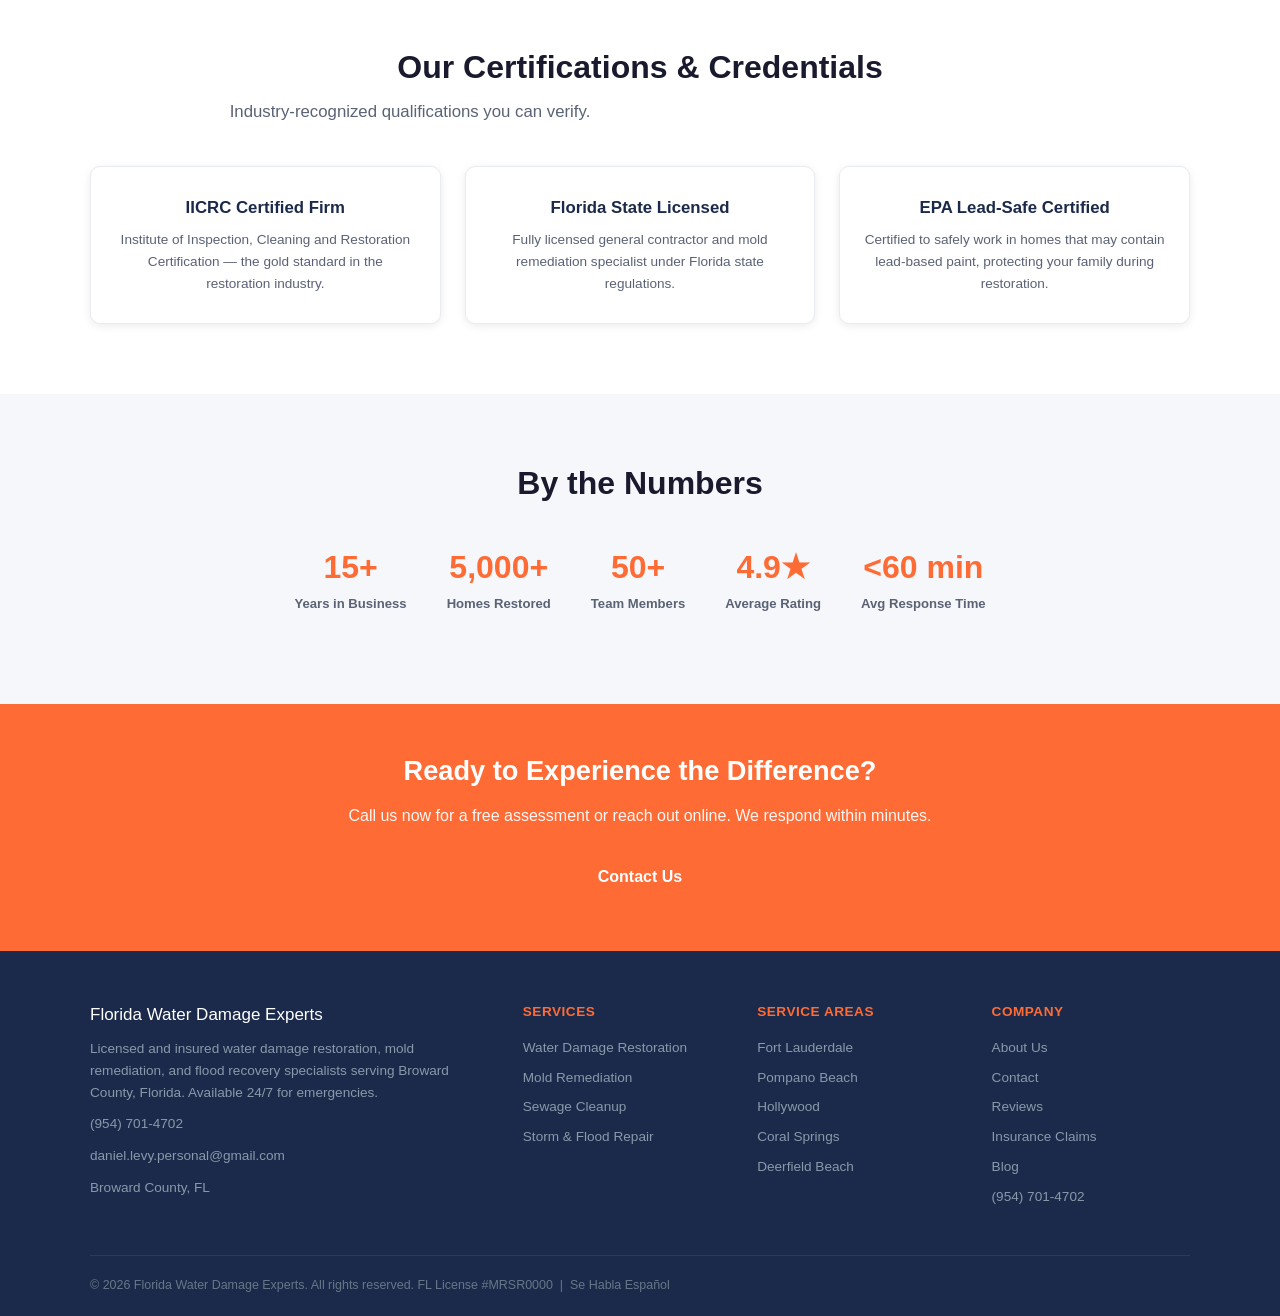
<file: about.html>
<!DOCTYPE html>
<html lang="en">
<head>
<meta charset="UTF-8">
<meta name="viewport" content="width=device-width, initial-scale=1.0">
<title>About Us | Florida Water Damage Experts | Broward County</title>
<meta name="description" content="Meet the licensed, IICRC-certified team behind Florida Water Damage Experts. 15+ years restoring Broward County homes. Locally owned, 24/7 emergency service.">
<link rel="canonical" href="https://floridawaterdamageexperts.com/about.html">
<meta property="og:title" content="About Florida Water Damage Experts | Broward County's Trusted Team">
<meta property="og:description" content="Learn about Florida Water Damage Experts — locally owned, IICRC certified water damage and mold restoration in Broward County.">
<meta property="og:url" content="https://floridawaterdamageexperts.com/about.html">
<meta property="og:type" content="website">
<link rel="stylesheet" href="styles.css">
</head>
<body>

<!-- UTILITY BAR -->
<div class="utility-bar">
  <div class="container utility-bar-inner">
    <span class="utility-left">24/7 Emergency Service &nbsp;|&nbsp; Licensed, Bonded &amp; Insured &nbsp;|&nbsp; IICRC Certified</span>
    <span class="utility-right">
      <a href="tel:+19547014702">(954) 701-4702</a> &nbsp;|&nbsp; Se Habla Espa&ntilde;ol
    </span>
  </div>
</div>

<!-- HEADER -->
<header class="site-header">
  <div class="container header-inner">
    <a href="index.html" class="logo">Florida Water Damage <span>Experts</span></a>
    <nav class="nav-links" id="navLinks">
      <a href="index.html">Services</a>
      <div class="dropdown">
        <a href="#" class="dropdown-label" onclick="this.parentElement.classList.toggle('active');return false;">Service Areas &#9662;</a>
        <div class="dropdown-menu">
          <a href="fort-lauderdale.html">Fort Lauderdale</a>
          <a href="pompano-beach.html">Pompano Beach</a>
          <a href="hollywood.html">Hollywood</a>
          <a href="coral-springs.html">Coral Springs</a>
          <a href="deerfield-beach.html">Deerfield Beach</a>
        </div>
      </div>
      <a href="about.html">About Us</a>
      <a href="contact.html">Insurance Claims</a>
      <a href="index.html#reviews">Reviews</a>
    </nav>
    <div class="header-phone">
      <a href="tel:+19547014702" class="phone-link">(954) 701-4702</a>
      <a href="contact.html" class="btn btn-orange">Get Free Inspection</a>
    </div>
    <button class="nav-toggle" onclick="document.getElementById('navLinks').classList.toggle('active')" aria-label="Toggle menu">&#9776;</button>
  </div>
</header>

<!-- HERO -->
<section class="hero">
  <div class="container">
    <h1>About <span class="highlight">Florida Water Damage Experts</span></h1>
    <p>Locally owned. Fully licensed. Trusted by thousands of Broward County homeowners since 2010. We're your neighbors, and we're here when disaster strikes.</p>
  </div>
</section>

<!-- OUR STORY -->
<section class="section">
  <div class="container">
    <div style="max-width:760px;margin:0 auto;">
      <h2 class="section-title">Our Story</h2>
      <p style="margin-bottom:16px;color:var(--gray-dark);">Florida Water Damage Experts was founded with a simple mission: be the company we'd want to call if our own home was flooding at 2 AM. That means answering the phone immediately, arriving fast, doing the job right, and treating every homeowner like family.</p>
      <p style="margin-bottom:16px;color:var(--gray-dark);">Over 15 years later, we've restored more than 5,000 homes across Broward County. From a burst pipe in a Fort Lauderdale condo to hurricane flooding in Hollywood, we've handled every type of water emergency South Florida can throw at us.</p>
      <p style="margin-bottom:16px;color:var(--gray-dark);">We're not a franchise. We're not a national chain. We're a locally owned Broward County company staffed by people who live in the same communities we serve. When we restore your home, we're protecting our own neighborhood.</p>
    </div>
  </div>
</section>

<!-- WHAT SETS US APART -->
<section class="section section-gray">
  <div class="container text-center">
    <h2 class="section-title">What Sets Us Apart</h2>
    <p class="section-subtitle">The values that have earned the trust of over 5,000 Broward County families.</p>
    <div class="about-values">
      <div class="about-value">
        <h3>24/7 Emergency Response</h3>
        <p>Water damage doesn't wait for business hours. Our teams are on call around the clock, every day of the year. When you call at 3 AM, a real person answers and a crew is dispatched immediately.</p>
      </div>
      <div class="about-value">
        <h3>Licensed &amp; Insured</h3>
        <p>We hold all required Florida state licenses and carry full liability and workers' compensation insurance. You can trust that our work meets every code and standard.</p>
      </div>
      <div class="about-value">
        <h3>IICRC Certified Team</h3>
        <p>Every technician on our team is certified by the Institute of Inspection, Cleaning and Restoration Certification. We follow the industry's highest standards for water damage restoration and mold remediation.</p>
      </div>
      <div class="about-value">
        <h3>Free Damage Assessments</h3>
        <p>We never charge for the initial assessment. Our experts evaluate the damage, explain exactly what needs to be done, and provide a transparent estimate before any work begins.</p>
      </div>
      <div class="about-value">
        <h3>Insurance Advocacy</h3>
        <p>We don't just document the damage &mdash; we advocate for you. Our team works directly with insurance adjusters to help you get the coverage you deserve.</p>
      </div>
      <div class="about-value">
        <h3>Locally Owned &amp; Operated</h3>
        <p>We live and work in Broward County. Our reputation is everything to us. That's why we treat every job like it's our own home on the line.</p>
      </div>
    </div>
  </div>
</section>

<!-- CERTIFICATIONS -->
<section class="section">
  <div class="container text-center">
    <h2 class="section-title">Our Certifications &amp; Credentials</h2>
    <p class="section-subtitle">Industry-recognized qualifications you can verify.</p>
    <div class="features-grid">
      <div class="feature-card">
        <h3>IICRC Certified Firm</h3>
        <p>Institute of Inspection, Cleaning and Restoration Certification &mdash; the gold standard in the restoration industry.</p>
      </div>
      <div class="feature-card">
        <h3>Florida State Licensed</h3>
        <p>Fully licensed general contractor and mold remediation specialist under Florida state regulations.</p>
      </div>
      <div class="feature-card">
        <h3>EPA Lead-Safe Certified</h3>
        <p>Certified to safely work in homes that may contain lead-based paint, protecting your family during restoration.</p>
      </div>
    </div>
  </div>
</section>

<!-- BY THE NUMBERS -->
<section class="section section-gray">
  <div class="container text-center">
    <h2 class="section-title">By the Numbers</h2>
    <div class="trust-bar" style="margin-top:20px;">
      <div class="trust-item">
        <div class="trust-number">15+</div>
        <div class="trust-label">Years in Business</div>
      </div>
      <div class="trust-item">
        <div class="trust-number">5,000+</div>
        <div class="trust-label">Homes Restored</div>
      </div>
      <div class="trust-item">
        <div class="trust-number">50+</div>
        <div class="trust-label">Team Members</div>
      </div>
      <div class="trust-item">
        <div class="trust-number">4.9&#9733;</div>
        <div class="trust-label">Average Rating</div>
      </div>
      <div class="trust-item">
        <div class="trust-number">&lt;60 min</div>
        <div class="trust-label">Avg Response Time</div>
      </div>
    </div>
  </div>
</section>

<!-- FINAL CTA -->
<section class="final-cta">
  <div class="container text-center">
    <h2>Ready to Experience the Difference?</h2>
    <p>Call us now for a free assessment or reach out online. We respond within minutes.</p>
    <a href="contact.html" class="btn">Contact Us</a>
  </div>
</section>

<!-- FOOTER -->
<footer class="site-footer">
  <div class="container">
    <div class="footer-grid">
      <div class="footer-brand">
        <div class="footer-logo">Florida Water Damage <span>Experts</span></div>
        <p>Licensed and insured water damage restoration, mold remediation, and flood recovery specialists serving Broward County, Florida. Available 24/7 for emergencies.</p>
        <p><a href="tel:+19547014702">(954) 701-4702</a></p>
        <p><a href="mailto:daniel.levy.personal@gmail.com">daniel.levy.personal@gmail.com</a></p>
        <p>Broward County, FL</p>
      </div>
      <div class="footer-col">
        <h4>Services</h4>
        <a href="index.html" title="Water Damage Restoration Services in Broward County">Water Damage Restoration</a>
        <a href="index.html" title="Mold Inspection and Remediation Services">Mold Remediation</a>
        <a href="index.html" title="Emergency Sewage Cleanup in Broward County">Sewage Cleanup</a>
        <a href="index.html" title="Storm and Flood Damage Repair in South Florida">Storm &amp; Flood Repair</a>
      </div>
      <div class="footer-col">
        <h4>Service Areas</h4>
        <a href="fort-lauderdale.html">Fort Lauderdale</a>
        <a href="pompano-beach.html">Pompano Beach</a>
        <a href="hollywood.html">Hollywood</a>
        <a href="coral-springs.html">Coral Springs</a>
        <a href="deerfield-beach.html">Deerfield Beach</a>
      </div>
      <div class="footer-col">
        <h4>Company</h4>
        <a href="about.html">About Us</a>
        <a href="contact.html">Contact</a>
        <a href="index.html#reviews">Reviews</a>
        <a href="contact.html">Insurance Claims</a>
        <a href="blog/water-damage-repair-fort-lauderdale.html">Blog</a>
        <a href="tel:+19547014702">(954) 701-4702</a>
      </div>
    </div>
    <div class="footer-bottom">
      <p>&copy; 2026 Florida Water Damage Experts. All rights reserved. FL License #MRSR0000 &nbsp;|&nbsp; Se Habla Espa&ntilde;ol</p>
    </div>
  </div>
</footer>

<!-- STICKY MOBILE CTA -->
<div class="mobile-sticky-cta">
  <a href="tel:+19547014702" class="btn btn-orange btn-full">Call Now &mdash; Free Estimate</a>
</div>

</body>
</html>
</file>
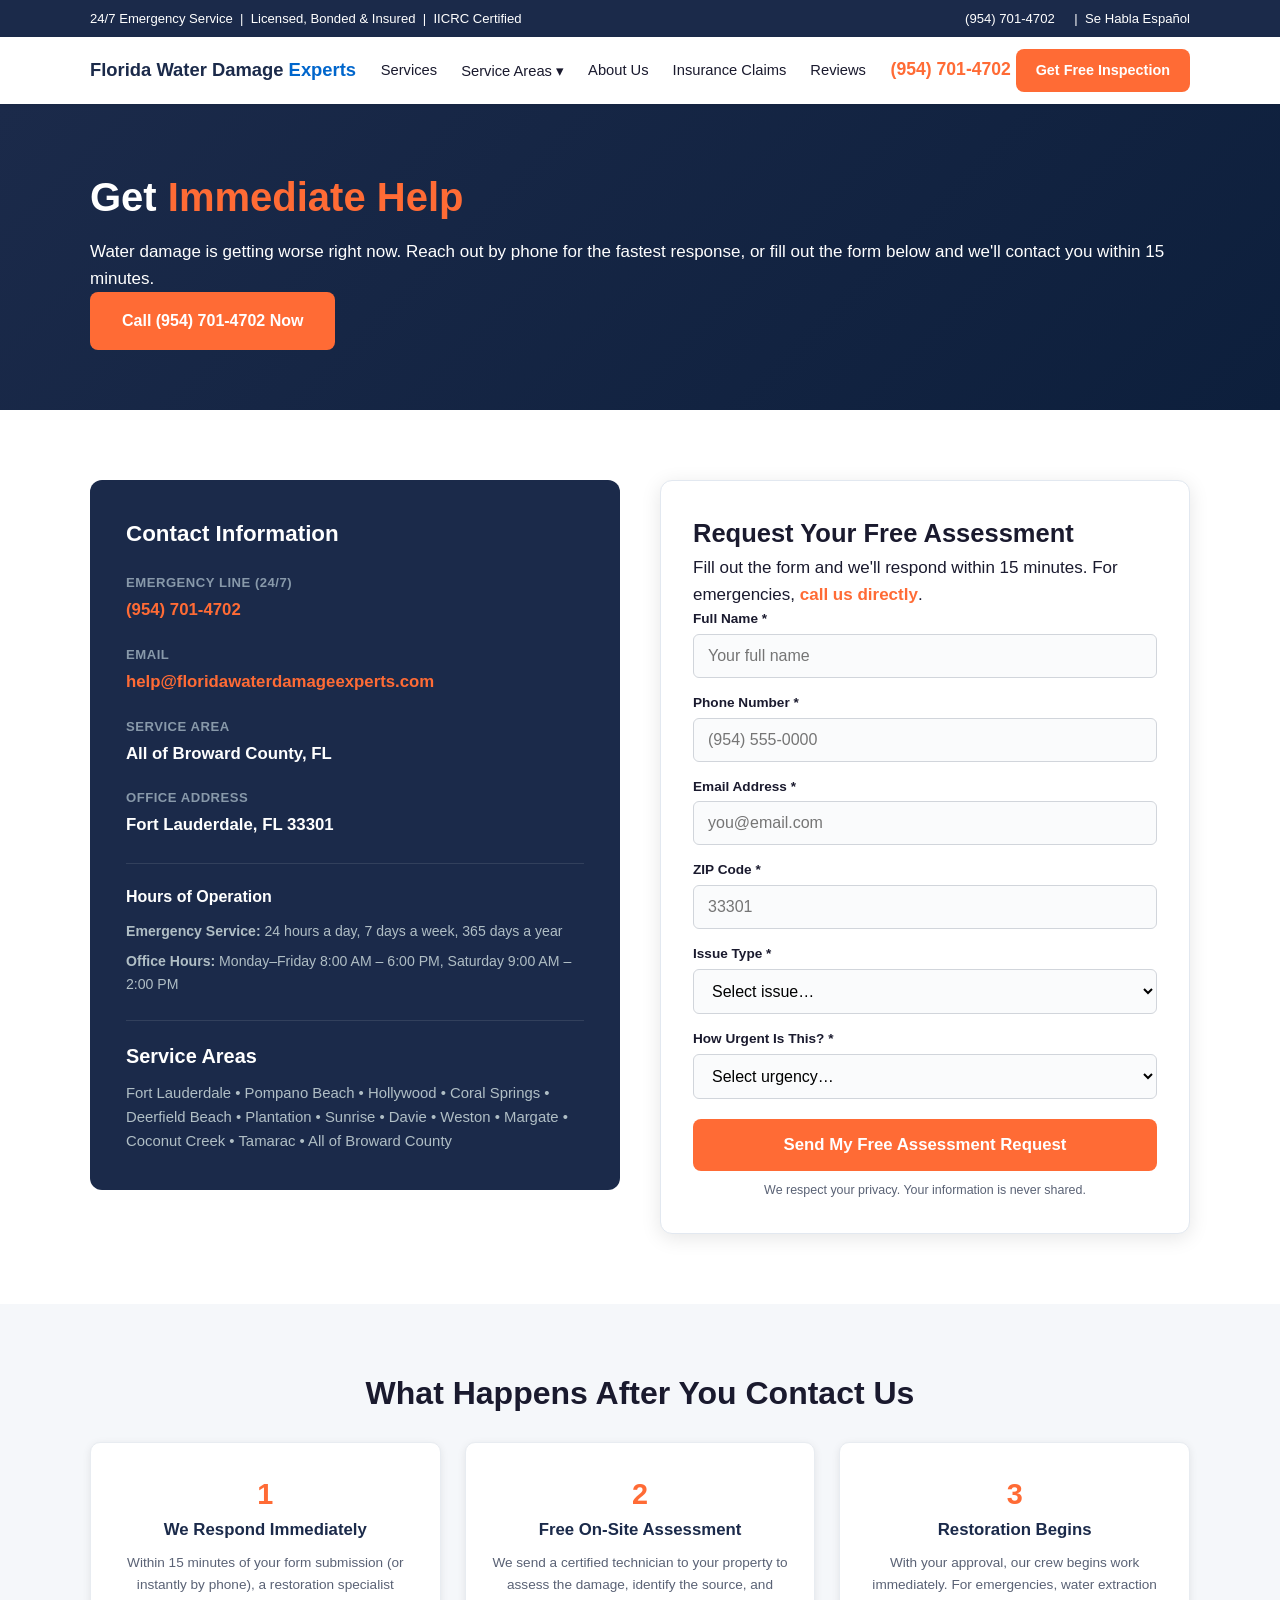
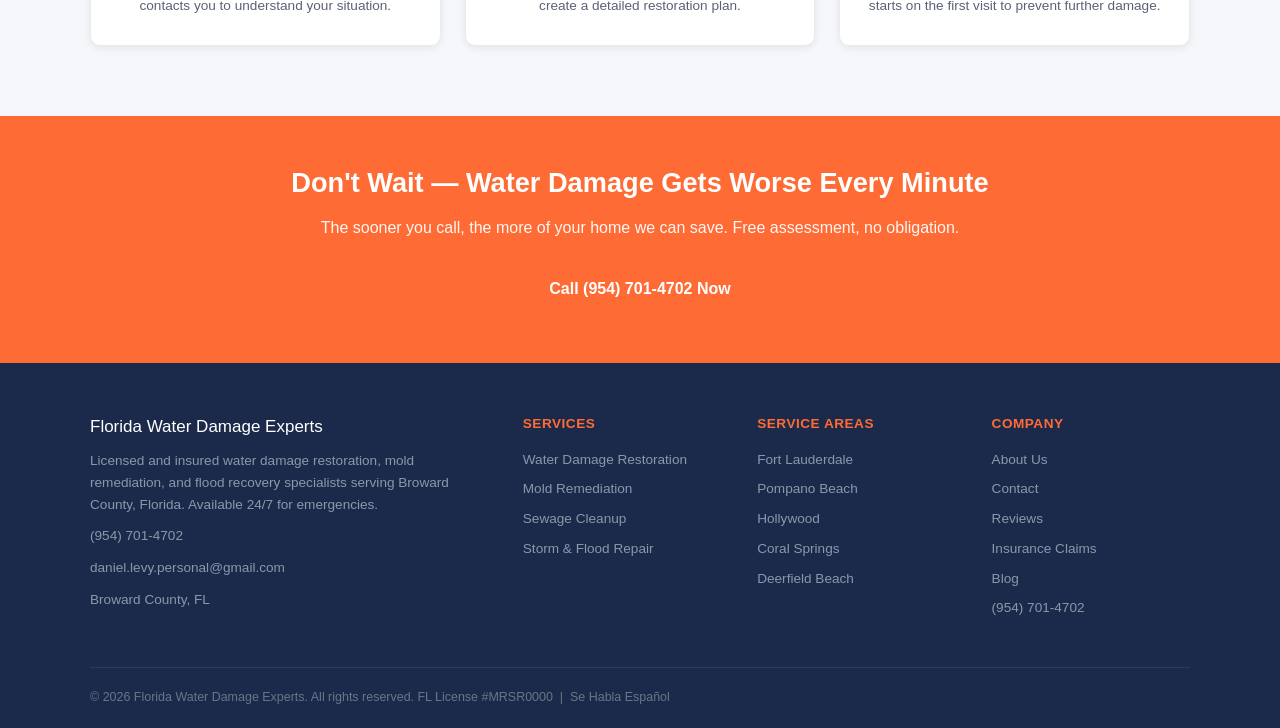
<file: contact.html>
<!DOCTYPE html>
<html lang="en">
<head>
<meta charset="UTF-8">
<meta name="viewport" content="width=device-width, initial-scale=1.0">
<title>Contact Us | Florida Water Damage Experts | 24/7 Emergency Line</title>
<meta name="description" content="Contact Florida Water Damage Experts for emergency water damage, mold, or flood help in Broward County. Call (954) 701-4702 or request a free assessment online.">
<link rel="canonical" href="https://floridawaterdamageexperts.com/contact.html">
<meta property="og:title" content="Contact Florida Water Damage Experts | 24/7 Emergency Service">
<meta property="og:description" content="Contact Florida Water Damage Experts for 24/7 water damage and mold restoration in Broward County. Call (954) 701-4702.">
<meta property="og:url" content="https://floridawaterdamageexperts.com/contact.html">
<meta property="og:type" content="website">
<link rel="stylesheet" href="styles.css">
</head>
<body>

<!-- UTILITY BAR -->
<div class="utility-bar">
  <div class="container utility-bar-inner">
    <span class="utility-left">24/7 Emergency Service &nbsp;|&nbsp; Licensed, Bonded &amp; Insured &nbsp;|&nbsp; IICRC Certified</span>
    <span class="utility-right">
      <a href="tel:+19547014702">(954) 701-4702</a> &nbsp;|&nbsp; Se Habla Espa&ntilde;ol
    </span>
  </div>
</div>

<!-- HEADER -->
<header class="site-header">
  <div class="container header-inner">
    <a href="index.html" class="logo">Florida Water Damage <span>Experts</span></a>
    <nav class="nav-links" id="navLinks">
      <a href="index.html">Services</a>
      <div class="dropdown">
        <a href="#" class="dropdown-label" onclick="this.parentElement.classList.toggle('active');return false;">Service Areas &#9662;</a>
        <div class="dropdown-menu">
          <a href="fort-lauderdale.html">Fort Lauderdale</a>
          <a href="pompano-beach.html">Pompano Beach</a>
          <a href="hollywood.html">Hollywood</a>
          <a href="coral-springs.html">Coral Springs</a>
          <a href="deerfield-beach.html">Deerfield Beach</a>
        </div>
      </div>
      <a href="about.html">About Us</a>
      <a href="contact.html">Insurance Claims</a>
      <a href="index.html#reviews">Reviews</a>
    </nav>
    <div class="header-phone">
      <a href="tel:+19547014702" class="phone-link">(954) 701-4702</a>
      <a href="contact.html" class="btn btn-orange">Get Free Inspection</a>
    </div>
    <button class="nav-toggle" onclick="document.getElementById('navLinks').classList.toggle('active')" aria-label="Toggle menu">&#9776;</button>
  </div>
</header>

<!-- HERO -->
<section class="hero">
  <div class="container">
    <h1>Get <span class="highlight">Immediate Help</span></h1>
    <p>Water damage is getting worse right now. Reach out by phone for the fastest response, or fill out the form below and we'll contact you within 15 minutes.</p>
    <a href="tel:+19547014702" class="btn">Call (954) 701-4702 Now</a>
  </div>
</section>

<!-- CONTACT FORM SECTION -->
<section class="section">
  <div class="container">
    <div class="contact-grid">
      <!-- Contact Info -->
      <div class="contact-info-card">
        <h2>Contact Information</h2>
        <div class="contact-detail">
          <div class="label">Emergency Line (24/7)</div>
          <div class="value"><a href="tel:+19547014702">(954) 701-4702</a></div>
        </div>
        <div class="contact-detail">
          <div class="label">Email</div>
          <div class="value"><a href="mailto:help@floridawaterdamageexperts.com">help@floridawaterdamageexperts.com</a></div>
        </div>
        <div class="contact-detail">
          <div class="label">Service Area</div>
          <div class="value">All of Broward County, FL</div>
        </div>
        <div class="contact-detail">
          <div class="label">Office Address</div>
          <div class="value">Fort Lauderdale, FL 33301</div>
        </div>
        <div class="contact-hours">
          <h3>Hours of Operation</h3>
          <p><strong>Emergency Service:</strong> 24 hours a day, 7 days a week, 365 days a year</p>
          <p style="margin-top:8px;"><strong>Office Hours:</strong> Monday&ndash;Friday 8:00 AM &ndash; 6:00 PM, Saturday 9:00 AM &ndash; 2:00 PM</p>
        </div>
        <div style="margin-top:24px;padding-top:20px;border-top:1px solid rgba(255,255,255,.1);">
          <h3 style="margin-bottom:10px;">Service Areas</h3>
          <p style="font-size:.93rem;color:#b0bec5;">Fort Lauderdale &bull; Pompano Beach &bull; Hollywood &bull; Coral Springs &bull; Deerfield Beach &bull; Plantation &bull; Sunrise &bull; Davie &bull; Weston &bull; Margate &bull; Coconut Creek &bull; Tamarac &bull; All of Broward County</p>
        </div>
      </div>

      <!-- Lead Form -->
      <div class="lead-form-card">
        <h2>Request Your Free Assessment</h2>
        <p class="form-sub">Fill out the form and we'll respond within 15 minutes. For emergencies, <a href="tel:+19547014702" style="color:var(--orange);font-weight:700;">call us directly</a>.</p>
        <form data-lead-form data-source="contact">
          <div class="form-row">
            <label for="name">Full Name *</label>
            <input type="text" id="name" name="name" required placeholder="Your full name">
          </div>
          <div class="form-grid">
            <div class="form-row">
              <label for="phone">Phone Number *</label>
              <input type="tel" id="phone" name="phone" required placeholder="(954) 555-0000">
            </div>
            <div class="form-row">
              <label for="email">Email Address *</label>
              <input type="email" id="email" name="email" required placeholder="you@email.com">
            </div>
          </div>
          <div class="form-grid">
            <div class="form-row">
              <label for="zip">ZIP Code *</label>
              <input type="text" id="zip" name="zip" required placeholder="33301" pattern="[0-9]{5}" maxlength="5">
            </div>
            <div class="form-row">
              <label for="issue">Issue Type *</label>
              <select id="issue" name="issue" required>
                <option value="">Select issue&hellip;</option>
                <option value="Water Damage">Water Damage</option>
                <option value="Mold">Mold</option>
                <option value="Flood">Flood</option>
                <option value="Fire">Fire</option>
                <option value="Other">Other</option>
              </select>
            </div>
          </div>
          <div class="form-row">
            <label for="urgency">How Urgent Is This? *</label>
            <select id="urgency" name="urgency" required>
              <option value="">Select urgency&hellip;</option>
              <option value="Emergency">Emergency &mdash; I need help RIGHT NOW</option>
              <option value="Within 24 Hours">Within 24 Hours</option>
              <option value="This Week">This Week</option>
            </select>
          </div>
          <button type="submit" class="btn">Send My Free Assessment Request</button>
          <p class="form-note">We respect your privacy. Your information is never shared.</p>
        </form>
      </div>
    </div>
  </div>
</section>

<!-- WHAT HAPPENS NEXT -->
<section class="section section-gray">
  <div class="container text-center">
    <h2 class="section-title">What Happens After You Contact Us</h2>
    <div class="features-grid" style="margin-top:30px;">
      <div class="feature-card">
        <div class="feature-icon" style="font-size:1.8rem;font-weight:900;color:var(--orange);">1</div>
        <h3>We Respond Immediately</h3>
        <p>Within 15 minutes of your form submission (or instantly by phone), a restoration specialist contacts you to understand your situation.</p>
      </div>
      <div class="feature-card">
        <div class="feature-icon" style="font-size:1.8rem;font-weight:900;color:var(--orange);">2</div>
        <h3>Free On-Site Assessment</h3>
        <p>We send a certified technician to your property to assess the damage, identify the source, and create a detailed restoration plan.</p>
      </div>
      <div class="feature-card">
        <div class="feature-icon" style="font-size:1.8rem;font-weight:900;color:var(--orange);">3</div>
        <h3>Restoration Begins</h3>
        <p>With your approval, our crew begins work immediately. For emergencies, water extraction starts on the first visit to prevent further damage.</p>
      </div>
    </div>
  </div>
</section>

<!-- FINAL CTA -->
<section class="final-cta">
  <div class="container text-center">
    <h2>Don't Wait &mdash; Water Damage Gets Worse Every Minute</h2>
    <p>The sooner you call, the more of your home we can save. Free assessment, no obligation.</p>
    <a href="tel:+19547014702" class="btn">Call (954) 701-4702 Now</a>
  </div>
</section>

<!-- FOOTER -->
<footer class="site-footer">
  <div class="container">
    <div class="footer-grid">
      <div class="footer-brand">
        <div class="footer-logo">Florida Water Damage <span>Experts</span></div>
        <p>Licensed and insured water damage restoration, mold remediation, and flood recovery specialists serving Broward County, Florida. Available 24/7 for emergencies.</p>
        <p><a href="tel:+19547014702">(954) 701-4702</a></p>
        <p><a href="mailto:daniel.levy.personal@gmail.com">daniel.levy.personal@gmail.com</a></p>
        <p>Broward County, FL</p>
      </div>
      <div class="footer-col">
        <h4>Services</h4>
        <a href="index.html" title="Water Damage Restoration Services in Broward County">Water Damage Restoration</a>
        <a href="index.html" title="Mold Inspection and Remediation Services">Mold Remediation</a>
        <a href="index.html" title="Emergency Sewage Cleanup in Broward County">Sewage Cleanup</a>
        <a href="index.html" title="Storm and Flood Damage Repair in South Florida">Storm &amp; Flood Repair</a>
      </div>
      <div class="footer-col">
        <h4>Service Areas</h4>
        <a href="fort-lauderdale.html">Fort Lauderdale</a>
        <a href="pompano-beach.html">Pompano Beach</a>
        <a href="hollywood.html">Hollywood</a>
        <a href="coral-springs.html">Coral Springs</a>
        <a href="deerfield-beach.html">Deerfield Beach</a>
      </div>
      <div class="footer-col">
        <h4>Company</h4>
        <a href="about.html">About Us</a>
        <a href="contact.html">Contact</a>
        <a href="index.html#reviews">Reviews</a>
        <a href="contact.html">Insurance Claims</a>
        <a href="blog/water-damage-repair-fort-lauderdale.html">Blog</a>
        <a href="tel:+19547014702">(954) 701-4702</a>
      </div>
    </div>
    <div class="footer-bottom">
      <p>&copy; 2026 Florida Water Damage Experts. All rights reserved. FL License #MRSR0000 &nbsp;|&nbsp; Se Habla Espa&ntilde;ol</p>
    </div>
  </div>
</footer>

<!-- STICKY MOBILE CTA -->
<div class="mobile-sticky-cta">
  <a href="tel:+19547014702" class="btn btn-orange btn-full">Call Now &mdash; Free Estimate</a>
</div>

<script src="leads.js"></script>
</body>
</html>
</file>
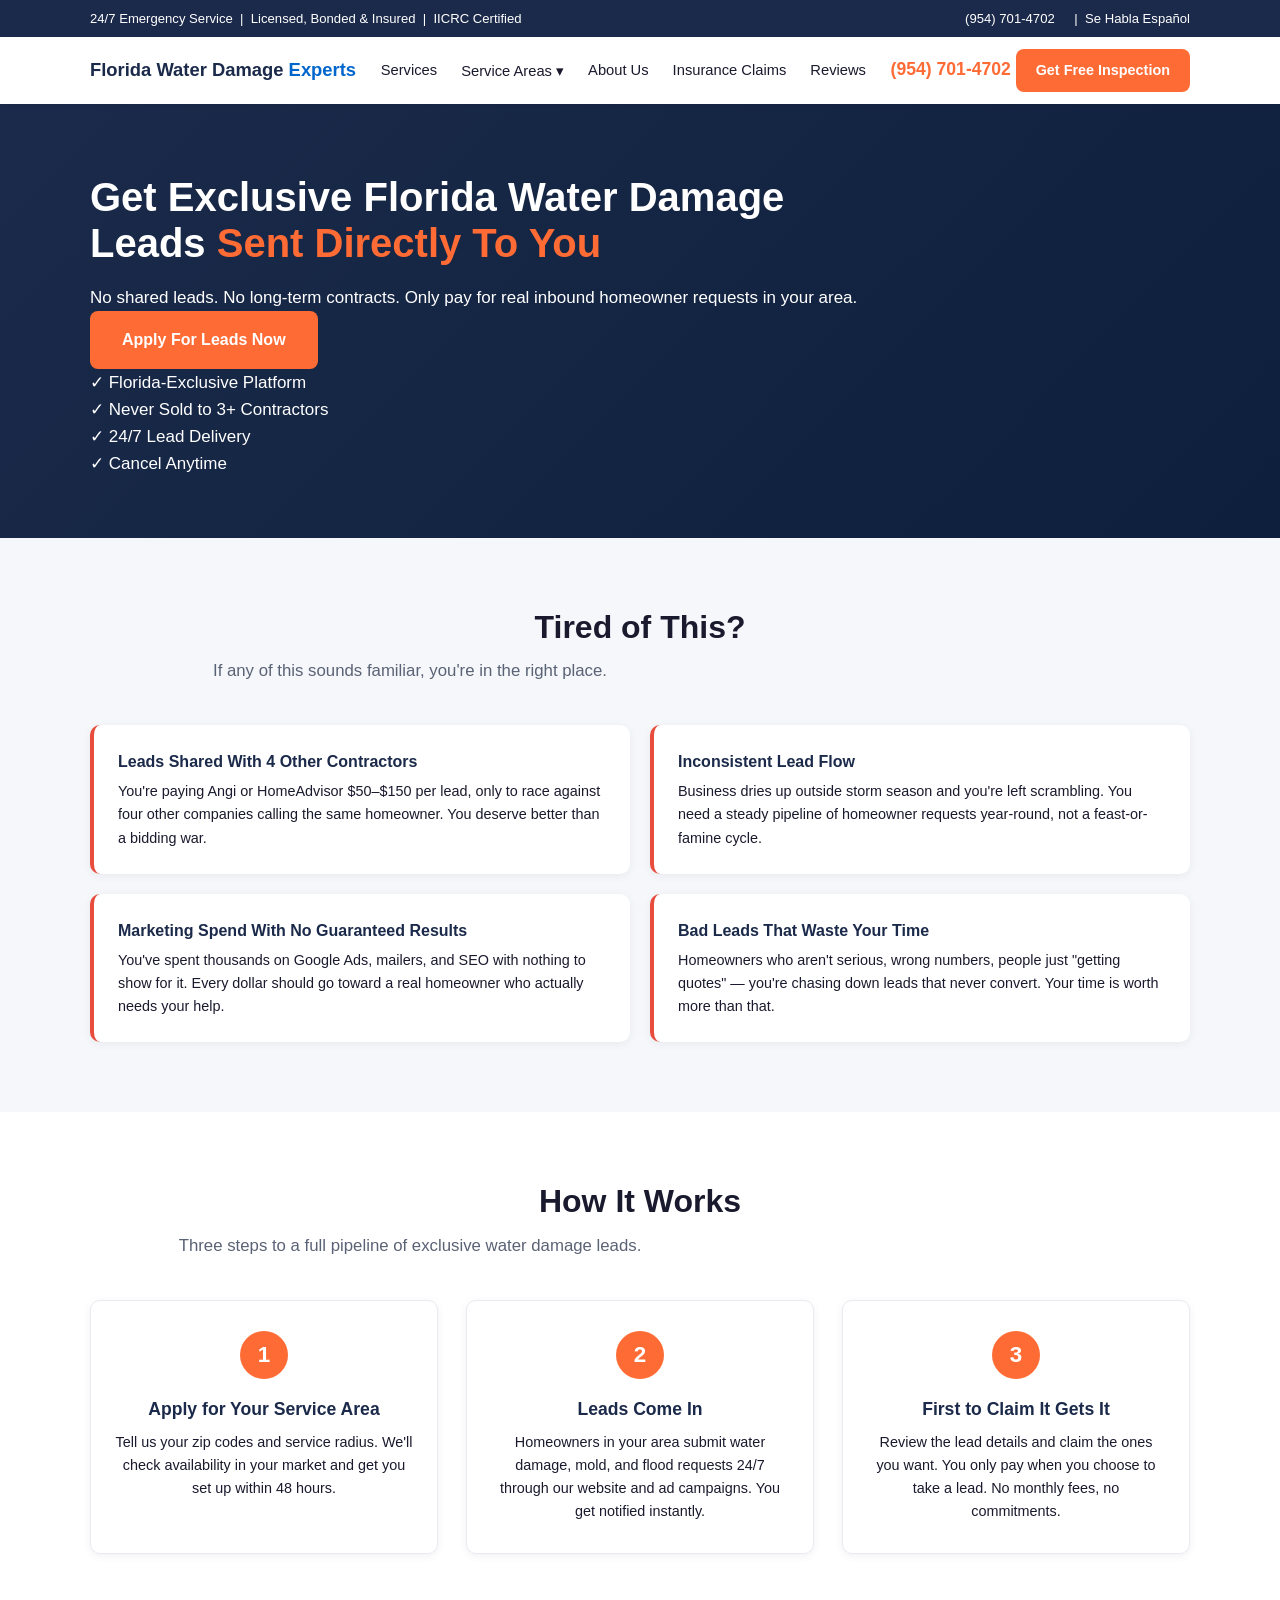
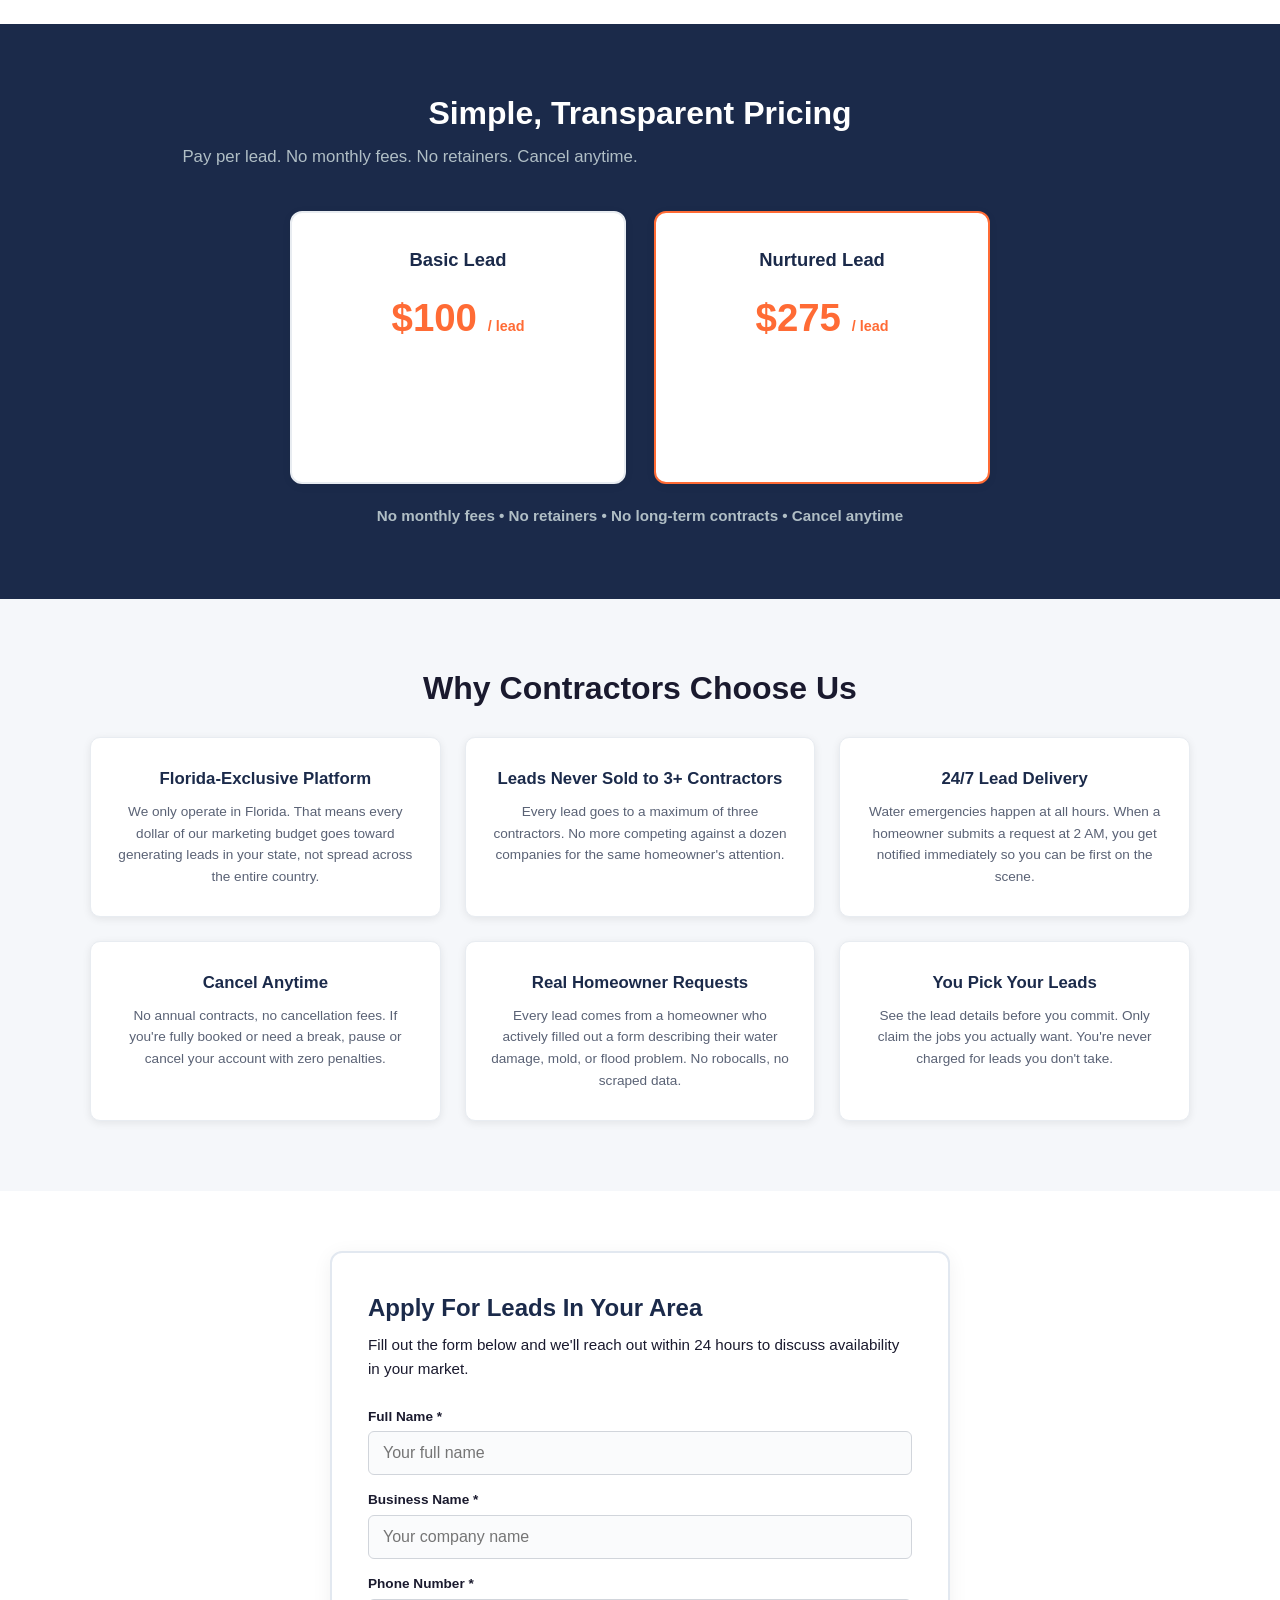
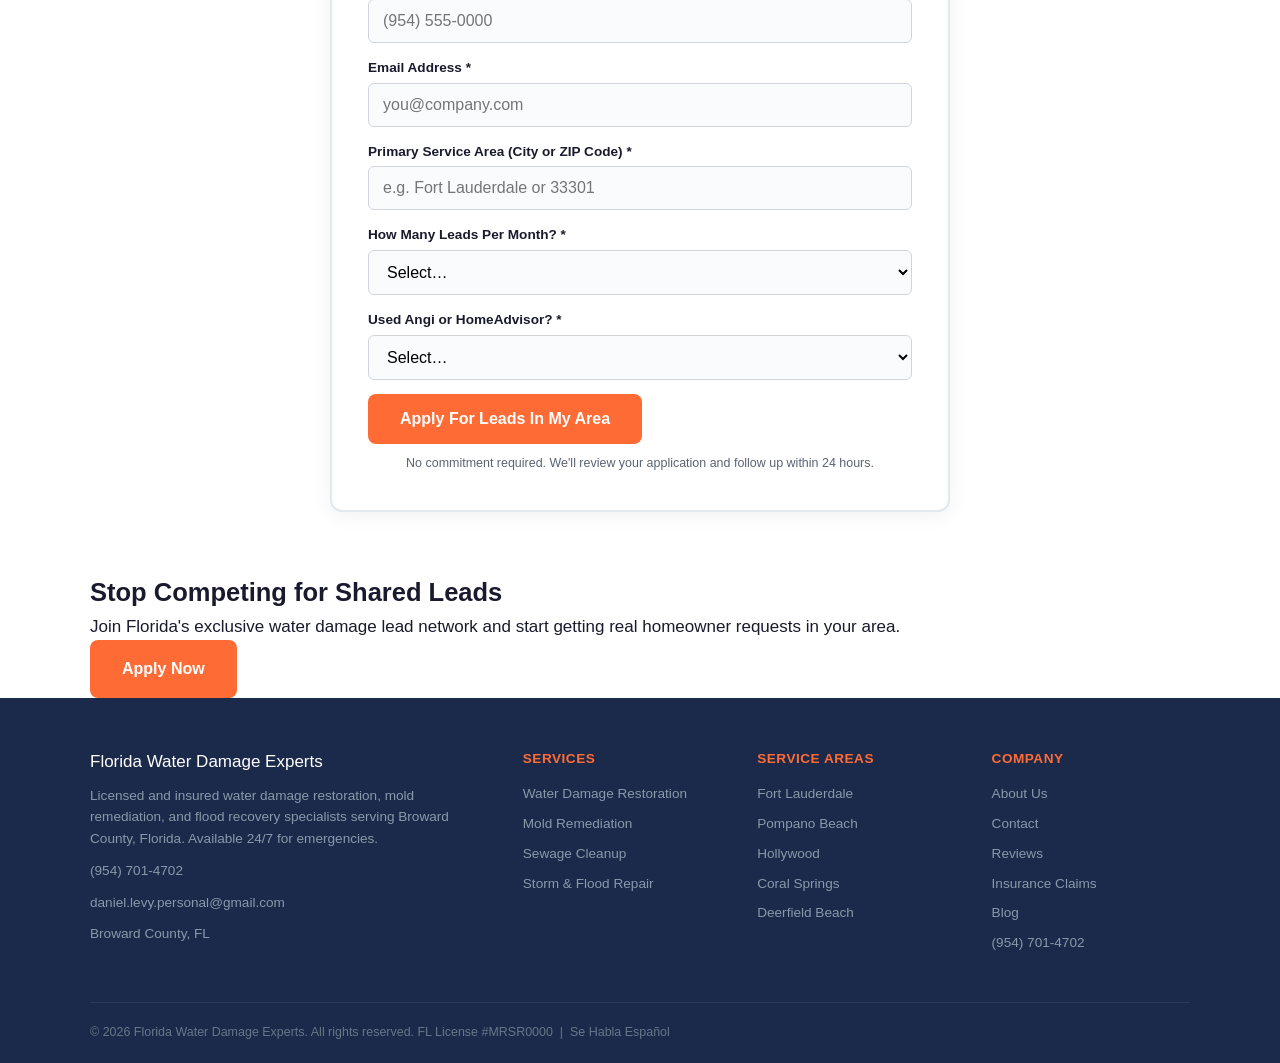
<file: contractor.html>
<!DOCTYPE html>
<html lang="en">
<head>
<meta charset="UTF-8">
<meta name="viewport" content="width=device-width, initial-scale=1.0">
<title>Get Exclusive Water Damage Leads in Florida | Florida Water Damage Experts</title>
<meta name="description" content="Exclusive water damage restoration leads for Florida contractors. No shared leads, no contracts, cancel anytime. Apply for leads in your service area today.">
<link rel="canonical" href="https://floridawaterdamageexperts.com/contractor.html">
<link rel="stylesheet" href="styles.css">
<style>
.pain-grid { display: grid; grid-template-columns: 1fr 1fr; gap: 20px; margin-top: 30px; }
.pain-card { background: #fff; border-radius: 10px; padding: 24px; border-left: 4px solid #e74c3c; box-shadow: 0 2px 10px rgba(0,0,0,.06); }
.pain-card h3 { font-size: 1rem; font-weight: 700; color: var(--navy); margin-bottom: 6px; }
.pain-card p { font-size: .9rem; color: var(--gray); }
.steps-grid { display: grid; grid-template-columns: repeat(3, 1fr); gap: 28px; margin-top: 30px; }
.step-card { text-align: center; background: var(--white); border-radius: 10px; padding: 30px 24px; box-shadow: 0 2px 10px rgba(0,0,0,.06); border: 1px solid #e8ecf1; position: relative; }
.step-num { display: inline-flex; align-items: center; justify-content: center; width: 48px; height: 48px; border-radius: 50%; background: var(--orange); color: var(--white); font-size: 1.4rem; font-weight: 900; margin-bottom: 16px; }
.step-card h3 { font-size: 1.1rem; font-weight: 700; color: var(--navy); margin-bottom: 8px; }
.step-card p { font-size: .9rem; color: var(--gray); }
.pricing-grid { display: grid; grid-template-columns: 1fr 1fr; gap: 28px; max-width: 700px; margin: 30px auto 0; }
.price-card { background: var(--white); border-radius: 12px; padding: 32px 28px; text-align: center; border: 2px solid #e8ecf1; box-shadow: 0 2px 10px rgba(0,0,0,.06); }
.price-card.featured { border-color: var(--orange); }
.price-card h3 { font-size: 1.15rem; font-weight: 700; color: var(--navy); margin-bottom: 4px; }
.price-amount { font-size: 2.4rem; font-weight: 900; color: var(--orange); margin: 12px 0 4px; }
.price-amount span { font-size: .9rem; font-weight: 600; color: var(--gray); }
.price-card p { font-size: .9rem; color: var(--gray); margin-top: 10px; }
.price-note { text-align: center; margin-top: 20px; font-size: .95rem; color: var(--gray-dark); font-weight: 600; }
.contractor-form-section { padding: 60px 0; }
.contractor-form-wrap { background: var(--white); border: 2px solid #e2e8f0; border-radius: 12px; padding: 36px; max-width: 620px; margin: 0 auto; box-shadow: 0 4px 20px rgba(0,0,0,.06); }
.contractor-form-wrap h2 { font-size: 1.5rem; font-weight: 800; margin-bottom: 6px; color: var(--navy); }
.contractor-form-wrap .form-sub { color: var(--gray); margin-bottom: 24px; font-size: .95rem; }
@media (max-width: 640px) {
  .pain-grid, .pricing-grid { grid-template-columns: 1fr; }
  .steps-grid { grid-template-columns: 1fr; }
}
</style>
</head>
<body>

<!-- UTILITY BAR -->
<div class="utility-bar">
  <div class="container utility-bar-inner">
    <span class="utility-left">24/7 Emergency Service &nbsp;|&nbsp; Licensed, Bonded &amp; Insured &nbsp;|&nbsp; IICRC Certified</span>
    <span class="utility-right">
      <a href="tel:+19547014702">(954) 701-4702</a> &nbsp;|&nbsp; Se Habla Espa&ntilde;ol
    </span>
  </div>
</div>

<!-- HEADER -->
<header class="site-header">
  <div class="container header-inner">
    <a href="index.html" class="logo">Florida Water Damage <span>Experts</span></a>
    <nav class="nav-links" id="navLinks">
      <a href="index.html">Services</a>
      <div class="dropdown">
        <a href="#" class="dropdown-label" onclick="this.parentElement.classList.toggle('active');return false;">Service Areas &#9662;</a>
        <div class="dropdown-menu">
          <a href="fort-lauderdale.html">Fort Lauderdale</a>
          <a href="pompano-beach.html">Pompano Beach</a>
          <a href="hollywood.html">Hollywood</a>
          <a href="coral-springs.html">Coral Springs</a>
          <a href="deerfield-beach.html">Deerfield Beach</a>
        </div>
      </div>
      <a href="about.html">About Us</a>
      <a href="contact.html">Insurance Claims</a>
      <a href="index.html#reviews">Reviews</a>
    </nav>
    <div class="header-phone">
      <a href="tel:+19547014702" class="phone-link">(954) 701-4702</a>
      <a href="contact.html" class="btn btn-orange">Get Free Inspection</a>
    </div>
    <button class="nav-toggle" onclick="document.getElementById('navLinks').classList.toggle('active')" aria-label="Toggle menu">&#9776;</button>
  </div>
</header>

<!-- HERO -->
<section class="hero">
  <div class="container">
    <h1>Get Exclusive Florida Water Damage Leads <span class="highlight">Sent Directly To You</span></h1>
    <p>No shared leads. No long-term contracts. Only pay for real inbound homeowner requests in your area.</p>
    <a href="#contractor-form" class="btn">Apply For Leads Now</a>
    <div class="hero-badges">
      <div class="hero-badge">&#10003; Florida-Exclusive Platform</div>
      <div class="hero-badge">&#10003; Never Sold to 3+ Contractors</div>
      <div class="hero-badge">&#10003; 24/7 Lead Delivery</div>
      <div class="hero-badge">&#10003; Cancel Anytime</div>
    </div>
  </div>
</section>

<!-- PAIN POINTS -->
<section class="section section-gray">
  <div class="container">
    <h2 class="section-title text-center">Tired of This?</h2>
    <p class="section-subtitle text-center">If any of this sounds familiar, you're in the right place.</p>
    <div class="pain-grid">
      <div class="pain-card">
        <h3>Leads Shared With 4 Other Contractors</h3>
        <p>You're paying Angi or HomeAdvisor $50&ndash;$150 per lead, only to race against four other companies calling the same homeowner. You deserve better than a bidding war.</p>
      </div>
      <div class="pain-card">
        <h3>Inconsistent Lead Flow</h3>
        <p>Business dries up outside storm season and you're left scrambling. You need a steady pipeline of homeowner requests year-round, not a feast-or-famine cycle.</p>
      </div>
      <div class="pain-card">
        <h3>Marketing Spend With No Guaranteed Results</h3>
        <p>You've spent thousands on Google Ads, mailers, and SEO with nothing to show for it. Every dollar should go toward a real homeowner who actually needs your help.</p>
      </div>
      <div class="pain-card">
        <h3>Bad Leads That Waste Your Time</h3>
        <p>Homeowners who aren't serious, wrong numbers, people just "getting quotes" &mdash; you're chasing down leads that never convert. Your time is worth more than that.</p>
      </div>
    </div>
  </div>
</section>

<!-- HOW IT WORKS -->
<section class="section">
  <div class="container">
    <h2 class="section-title text-center">How It Works</h2>
    <p class="section-subtitle text-center">Three steps to a full pipeline of exclusive water damage leads.</p>
    <div class="steps-grid">
      <div class="step-card">
        <div class="step-num">1</div>
        <h3>Apply for Your Service Area</h3>
        <p>Tell us your zip codes and service radius. We'll check availability in your market and get you set up within 48 hours.</p>
      </div>
      <div class="step-card">
        <div class="step-num">2</div>
        <h3>Leads Come In</h3>
        <p>Homeowners in your area submit water damage, mold, and flood requests 24/7 through our website and ad campaigns. You get notified instantly.</p>
      </div>
      <div class="step-card">
        <div class="step-num">3</div>
        <h3>First to Claim It Gets It</h3>
        <p>Review the lead details and claim the ones you want. You only pay when you choose to take a lead. No monthly fees, no commitments.</p>
      </div>
    </div>
  </div>
</section>

<!-- PRICING -->
<section class="section section-dark">
  <div class="container">
    <h2 class="section-title text-center">Simple, Transparent Pricing</h2>
    <p class="section-subtitle text-center">Pay per lead. No monthly fees. No retainers. Cancel anytime.</p>
    <div class="pricing-grid">
      <div class="price-card">
        <h3>Basic Lead</h3>
        <div class="price-amount">$100 <span>/ lead</span></div>
        <p>Homeowner contact info delivered instantly. Name, phone, email, address, and issue details sent straight to you the moment they submit a request.</p>
      </div>
      <div class="price-card featured">
        <h3>Nurtured Lead</h3>
        <div class="price-amount">$275 <span>/ lead</span></div>
        <p>We follow up with the homeowner by phone and email until they're appointment-ready. You get a warm, qualified lead who's expecting your call.</p>
      </div>
    </div>
    <p class="price-note" style="color:#b0bec5;">No monthly fees &bull; No retainers &bull; No long-term contracts &bull; Cancel anytime</p>
  </div>
</section>

<!-- WHY US -->
<section class="section section-gray">
  <div class="container text-center">
    <h2 class="section-title">Why Contractors Choose Us</h2>
    <div class="features-grid" style="margin-top:30px;">
      <div class="feature-card">
        <h3>Florida-Exclusive Platform</h3>
        <p>We only operate in Florida. That means every dollar of our marketing budget goes toward generating leads in your state, not spread across the entire country.</p>
      </div>
      <div class="feature-card">
        <h3>Leads Never Sold to 3+ Contractors</h3>
        <p>Every lead goes to a maximum of three contractors. No more competing against a dozen companies for the same homeowner's attention.</p>
      </div>
      <div class="feature-card">
        <h3>24/7 Lead Delivery</h3>
        <p>Water emergencies happen at all hours. When a homeowner submits a request at 2 AM, you get notified immediately so you can be first on the scene.</p>
      </div>
      <div class="feature-card">
        <h3>Cancel Anytime</h3>
        <p>No annual contracts, no cancellation fees. If you're fully booked or need a break, pause or cancel your account with zero penalties.</p>
      </div>
      <div class="feature-card">
        <h3>Real Homeowner Requests</h3>
        <p>Every lead comes from a homeowner who actively filled out a form describing their water damage, mold, or flood problem. No robocalls, no scraped data.</p>
      </div>
      <div class="feature-card">
        <h3>You Pick Your Leads</h3>
        <p>See the lead details before you commit. Only claim the jobs you actually want. You're never charged for leads you don't take.</p>
      </div>
    </div>
  </div>
</section>

<!-- CONTRACTOR SIGNUP FORM -->
<section class="contractor-form-section" id="contractor-form">
  <div class="container">
    <div class="contractor-form-wrap">
      <h2>Apply For Leads In Your Area</h2>
      <p class="form-sub">Fill out the form below and we'll reach out within 24 hours to discuss availability in your market.</p>
      <form data-lead-form data-source="contractor">
        <div class="form-row">
          <label for="name">Full Name *</label>
          <input type="text" id="name" name="name" required placeholder="Your full name">
        </div>
        <div class="form-row">
          <label for="business">Business Name *</label>
          <input type="text" id="business" name="business" required placeholder="Your company name">
        </div>
        <div class="form-grid">
          <div class="form-row">
            <label for="phone">Phone Number *</label>
            <input type="tel" id="phone" name="phone" required placeholder="(954) 555-0000">
          </div>
          <div class="form-row">
            <label for="email">Email Address *</label>
            <input type="email" id="email" name="email" required placeholder="you@company.com">
          </div>
        </div>
        <div class="form-row">
          <label for="area">Primary Service Area (City or ZIP Code) *</label>
          <input type="text" id="area" name="service_area" required placeholder="e.g. Fort Lauderdale or 33301">
        </div>
        <div class="form-grid">
          <div class="form-row">
            <label for="volume">How Many Leads Per Month? *</label>
            <select id="volume" name="lead_volume" required>
              <option value="">Select&hellip;</option>
              <option value="5-10">5&ndash;10 leads/month</option>
              <option value="10-20">10&ndash;20 leads/month</option>
              <option value="20+">20+ leads/month</option>
            </select>
          </div>
          <div class="form-row">
            <label for="previous">Used Angi or HomeAdvisor? *</label>
            <select id="previous" name="used_angi_homeadvisor" required>
              <option value="">Select&hellip;</option>
              <option value="Yes">Yes</option>
              <option value="No">No</option>
            </select>
          </div>
        </div>
        <button type="submit" class="btn">Apply For Leads In My Area</button>
        <p class="form-note">No commitment required. We'll review your application and follow up within 24 hours.</p>
      </form>
    </div>
  </div>
</section>

<!-- CTA -->
<section class="cta-banner">
  <div class="container">
    <h2>Stop Competing for Shared Leads</h2>
    <p>Join Florida's exclusive water damage lead network and start getting real homeowner requests in your area.</p>
    <a href="#contractor-form" class="btn">Apply Now</a>
  </div>
</section>

<!-- FOOTER -->
<footer class="site-footer">
  <div class="container">
    <div class="footer-grid">
      <div class="footer-brand">
        <div class="footer-logo">Florida Water Damage <span>Experts</span></div>
        <p>Licensed and insured water damage restoration, mold remediation, and flood recovery specialists serving Broward County, Florida. Available 24/7 for emergencies.</p>
        <p><a href="tel:+19547014702">(954) 701-4702</a></p>
        <p><a href="mailto:daniel.levy.personal@gmail.com">daniel.levy.personal@gmail.com</a></p>
        <p>Broward County, FL</p>
      </div>
      <div class="footer-col">
        <h4>Services</h4>
        <a href="index.html" title="Water Damage Restoration Services in Broward County">Water Damage Restoration</a>
        <a href="index.html" title="Mold Inspection and Remediation Services">Mold Remediation</a>
        <a href="index.html" title="Emergency Sewage Cleanup in Broward County">Sewage Cleanup</a>
        <a href="index.html" title="Storm and Flood Damage Repair in South Florida">Storm &amp; Flood Repair</a>
      </div>
      <div class="footer-col">
        <h4>Service Areas</h4>
        <a href="fort-lauderdale.html">Fort Lauderdale</a>
        <a href="pompano-beach.html">Pompano Beach</a>
        <a href="hollywood.html">Hollywood</a>
        <a href="coral-springs.html">Coral Springs</a>
        <a href="deerfield-beach.html">Deerfield Beach</a>
      </div>
      <div class="footer-col">
        <h4>Company</h4>
        <a href="about.html">About Us</a>
        <a href="contact.html">Contact</a>
        <a href="index.html#reviews">Reviews</a>
        <a href="contact.html">Insurance Claims</a>
        <a href="blog/water-damage-repair-fort-lauderdale.html">Blog</a>
        <a href="tel:+19547014702">(954) 701-4702</a>
      </div>
    </div>
    <div class="footer-bottom">
      <p>&copy; 2026 Florida Water Damage Experts. All rights reserved. FL License #MRSR0000 &nbsp;|&nbsp; Se Habla Espa&ntilde;ol</p>
    </div>
  </div>
</footer>

<!-- STICKY MOBILE CTA -->
<div class="mobile-sticky-cta">
  <a href="tel:+19547014702" class="btn btn-orange btn-full">Call Now &mdash; Free Estimate</a>
</div>

<script src="leads.js"></script>
</body>
</html>
</file>
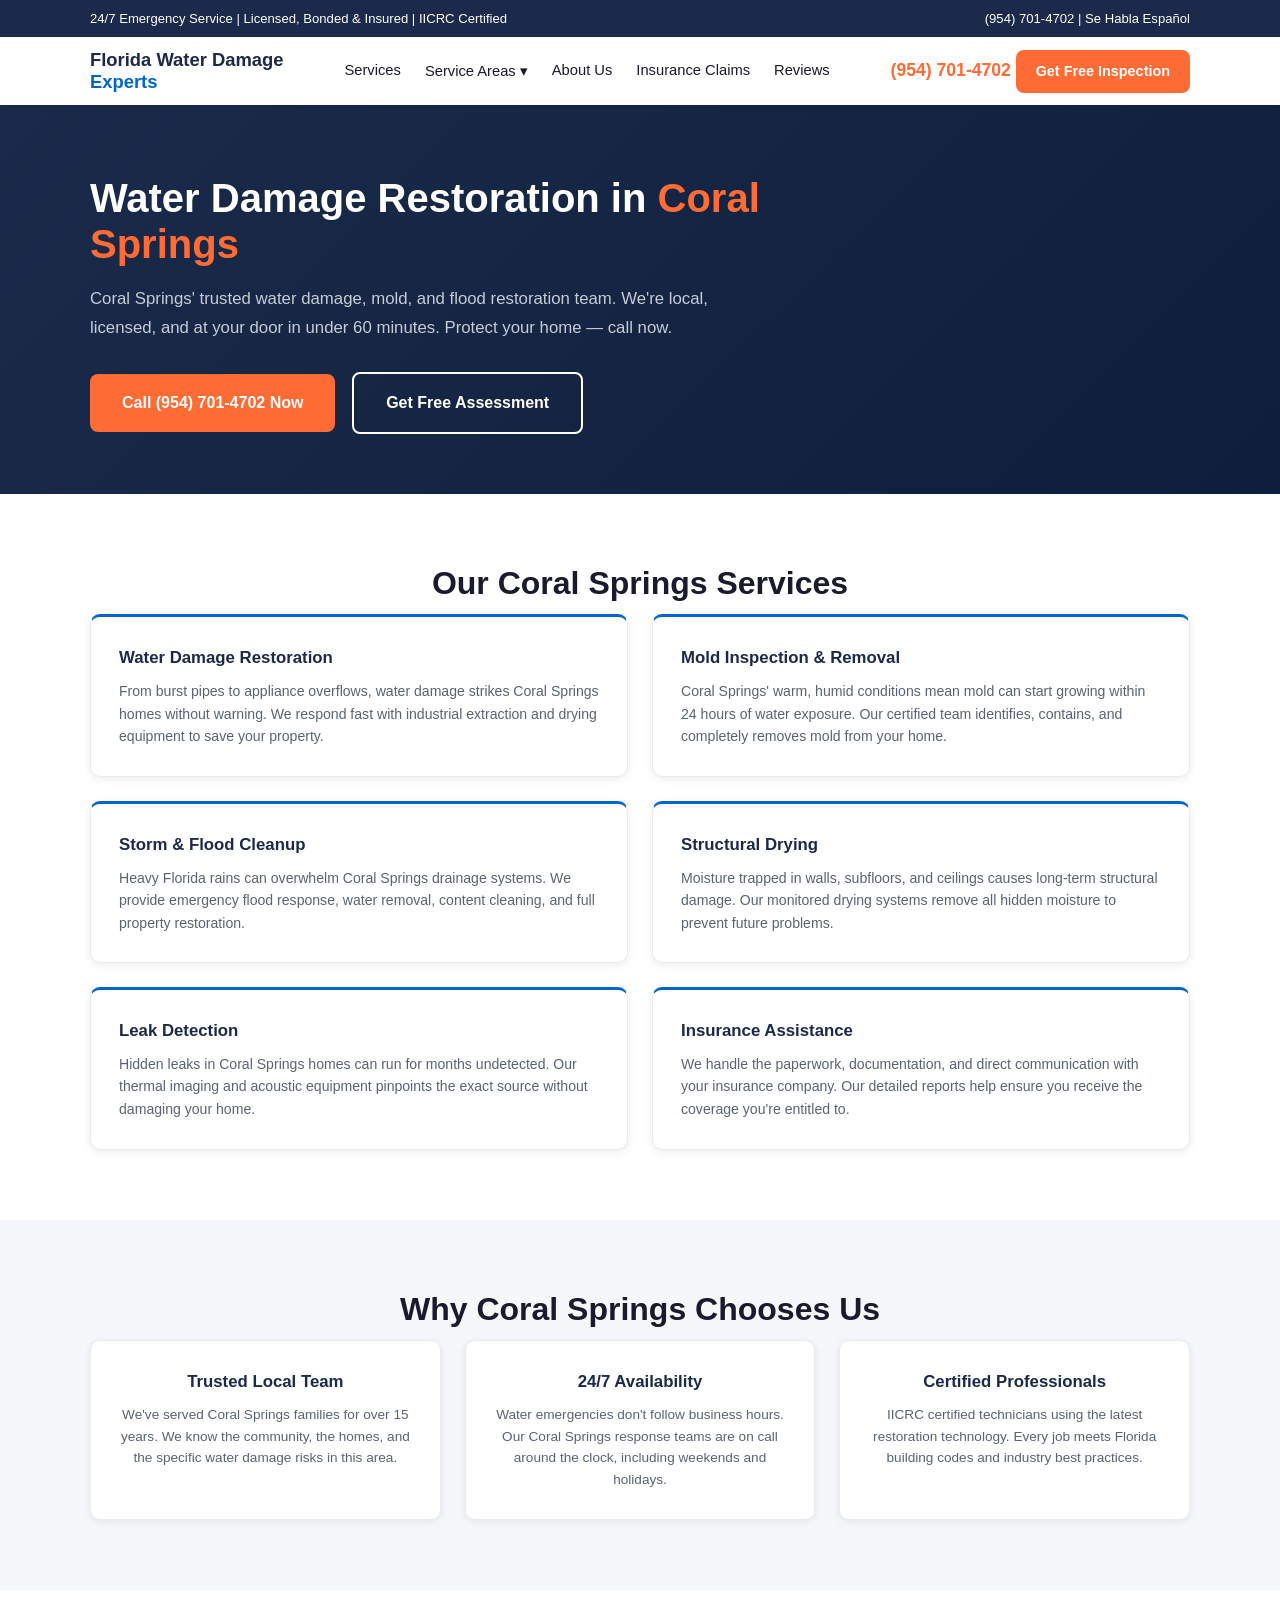
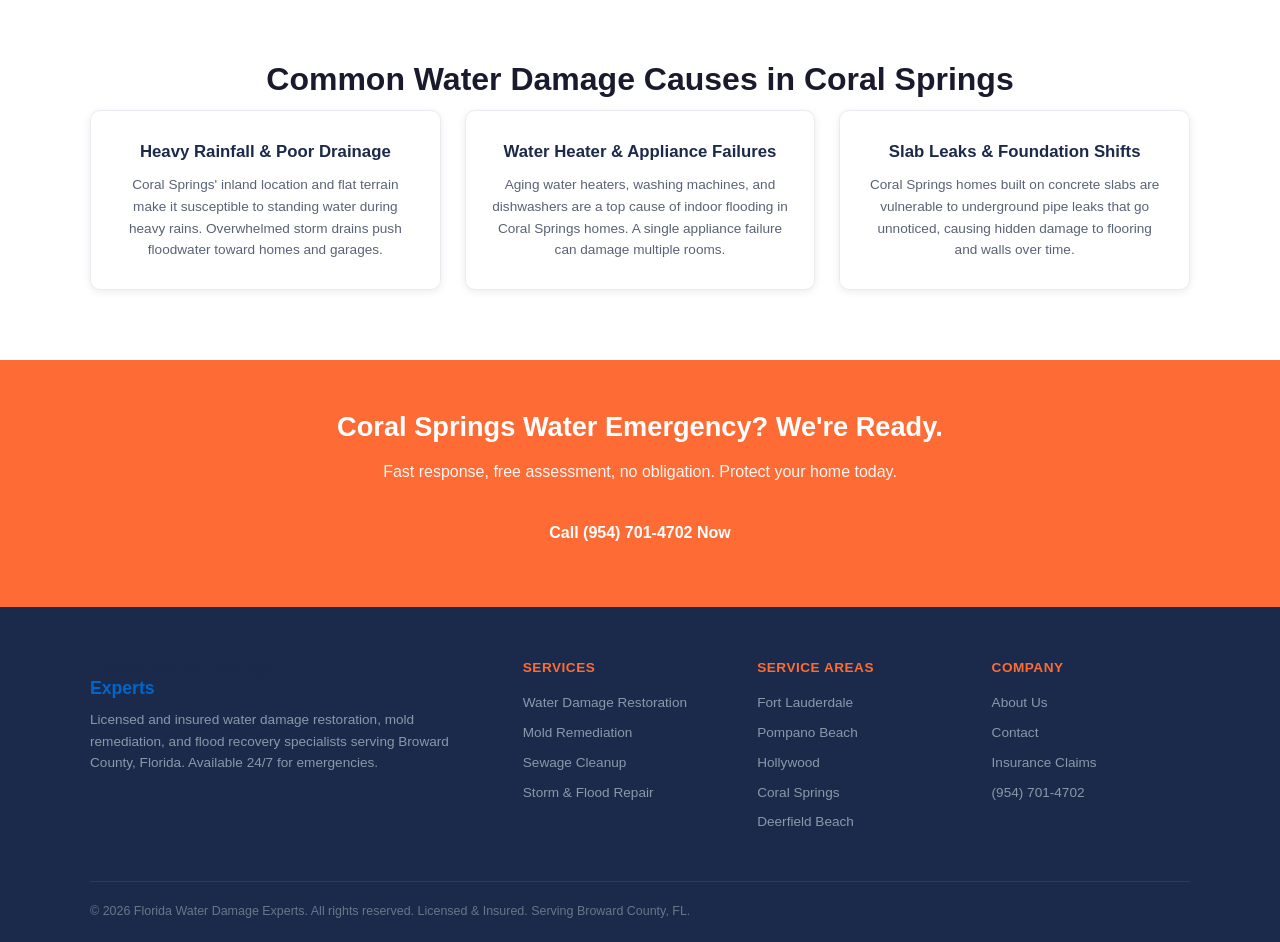
<file: coral-springs.html>
<!DOCTYPE html>
<html lang="en">
<head>
<meta charset="UTF-8">
<meta name="viewport" content="width=device-width, initial-scale=1.0">
<title>Water Damage Restoration Coral Springs FL | 24/7 Emergency Service</title>
<meta name="description" content="Coral Springs water damage restoration &amp; mold remediation. Licensed local experts with rapid response. Free assessments, 24/7 service. Call (954) 701-4702.">
<link rel="canonical" href="https://floridawaterdamageexperts.com/coral-springs.html">
<meta property="og:title" content="Water Damage Restoration Coral Springs FL | Florida Water Damage Experts">
<meta property="og:description" content="24/7 water damage restoration in Coral Springs FL. IICRC certified, licensed, insured. Call (954) 701-4702.">
<meta property="og:url" content="https://floridawaterdamageexperts.com/coral-springs.html">
<meta property="og:type" content="website">
<link rel="stylesheet" href="styles.css">
</head>
<body>

<!-- UTILITY BAR -->
<div class="utility-bar">
  <div class="container utility-bar-inner">
    <span>24/7 Emergency Service | Licensed, Bonded &amp; Insured | IICRC Certified</span>
    <span><a href="tel:+19547014702">(954) 701-4702</a> | Se Habla Espa&ntilde;ol</span>
  </div>
</div>

<!-- HEADER -->
<header class="site-header">
  <div class="header-main">
    <a href="index.html" class="logo">Florida Water Damage<br><span>Experts</span></a>
    <nav class="nav-links" id="navLinks">
      <a href="index.html">Services</a>
      <div class="dropdown">
        <a href="#" class="dropdown-label" onclick="this.parentElement.classList.toggle('active');return false;">Service Areas &#9662;</a>
        <div class="dropdown-menu">
          <a href="fort-lauderdale.html">Fort Lauderdale</a>
          <a href="pompano-beach.html">Pompano Beach</a>
          <a href="hollywood.html">Hollywood</a>
          <a href="coral-springs.html">Coral Springs</a>
          <a href="deerfield-beach.html">Deerfield Beach</a>
        </div>
      </div>
      <a href="about.html">About Us</a>
      <a href="insurance-claims.html">Insurance Claims</a>
      <a href="reviews.html">Reviews</a>
    </nav>
    <div class="header-phone">
      <a href="tel:+19547014702" class="phone-number">(954) 701-4702</a>
      <a href="contact.html" class="btn">Get Free Inspection</a>
    </div>
    <button class="nav-toggle" onclick="document.getElementById('navLinks').classList.toggle('active')" aria-label="Toggle menu">&#9776;</button>
  </div>
</header>

<!-- HERO -->
<section class="hero">
  <div class="container">
    <h1>Water Damage Restoration in <span class="highlight">Coral Springs</span></h1>
    <p class="hero-sub">Coral Springs' trusted water damage, mold, and flood restoration team. We're local, licensed, and at your door in under 60 minutes. Protect your home &mdash; call now.</p>
    <a href="tel:+19547014702" class="btn">Call (954) 701-4702 Now</a>
    <a href="contact.html" class="btn btn-outline" style="margin-left:12px;">Get Free Assessment</a>
  </div>
</section>

<!-- SERVICES -->
<section class="section">
  <div class="container">
    <h2 class="section-title text-center">Our Coral Springs Services</h2>
    <div class="location-services">
      <div class="location-service">
        <h3>Water Damage Restoration</h3>
        <p>From burst pipes to appliance overflows, water damage strikes Coral Springs homes without warning. We respond fast with industrial extraction and drying equipment to save your property.</p>
      </div>
      <div class="location-service">
        <h3>Mold Inspection &amp; Removal</h3>
        <p>Coral Springs' warm, humid conditions mean mold can start growing within 24 hours of water exposure. Our certified team identifies, contains, and completely removes mold from your home.</p>
      </div>
      <div class="location-service">
        <h3>Storm &amp; Flood Cleanup</h3>
        <p>Heavy Florida rains can overwhelm Coral Springs drainage systems. We provide emergency flood response, water removal, content cleaning, and full property restoration.</p>
      </div>
      <div class="location-service">
        <h3>Structural Drying</h3>
        <p>Moisture trapped in walls, subfloors, and ceilings causes long-term structural damage. Our monitored drying systems remove all hidden moisture to prevent future problems.</p>
      </div>
      <div class="location-service">
        <h3>Leak Detection</h3>
        <p>Hidden leaks in Coral Springs homes can run for months undetected. Our thermal imaging and acoustic equipment pinpoints the exact source without damaging your home.</p>
      </div>
      <div class="location-service">
        <h3>Insurance Assistance</h3>
        <p>We handle the paperwork, documentation, and direct communication with your insurance company. Our detailed reports help ensure you receive the coverage you're entitled to.</p>
      </div>
    </div>
  </div>
</section>

<!-- WHY CHOOSE US -->
<section class="section section-gray">
  <div class="container text-center">
    <h2 class="section-title">Why Coral Springs Chooses Us</h2>
    <div class="features-grid">
      <div class="feature-card">
        <h3>Trusted Local Team</h3>
        <p>We've served Coral Springs families for over 15 years. We know the community, the homes, and the specific water damage risks in this area.</p>
      </div>
      <div class="feature-card">
        <h3>24/7 Availability</h3>
        <p>Water emergencies don't follow business hours. Our Coral Springs response teams are on call around the clock, including weekends and holidays.</p>
      </div>
      <div class="feature-card">
        <h3>Certified Professionals</h3>
        <p>IICRC certified technicians using the latest restoration technology. Every job meets Florida building codes and industry best practices.</p>
      </div>
    </div>
  </div>
</section>

<!-- COMMON CAUSES -->
<section class="section">
  <div class="container text-center">
    <h2 class="section-title">Common Water Damage Causes in Coral Springs</h2>
    <div class="features-grid">
      <div class="feature-card">
        <h3>Heavy Rainfall &amp; Poor Drainage</h3>
        <p>Coral Springs' inland location and flat terrain make it susceptible to standing water during heavy rains. Overwhelmed storm drains push floodwater toward homes and garages.</p>
      </div>
      <div class="feature-card">
        <h3>Water Heater &amp; Appliance Failures</h3>
        <p>Aging water heaters, washing machines, and dishwashers are a top cause of indoor flooding in Coral Springs homes. A single appliance failure can damage multiple rooms.</p>
      </div>
      <div class="feature-card">
        <h3>Slab Leaks &amp; Foundation Shifts</h3>
        <p>Coral Springs homes built on concrete slabs are vulnerable to underground pipe leaks that go unnoticed, causing hidden damage to flooring and walls over time.</p>
      </div>
    </div>
  </div>
</section>

<!-- FINAL CTA -->
<section class="final-cta">
  <div class="container text-center">
    <h2>Coral Springs Water Emergency? We're Ready.</h2>
    <p>Fast response, free assessment, no obligation. Protect your home today.</p>
    <a href="tel:+19547014702" class="btn">Call (954) 701-4702 Now</a>
  </div>
</section>

<!-- FOOTER -->
<footer class="site-footer">
  <div class="container">
    <div class="footer-grid">
      <div class="footer-brand">
        <div class="logo">Florida Water Damage<br><span>Experts</span></div>
        <p>Licensed and insured water damage restoration, mold remediation, and flood recovery specialists serving Broward County, Florida. Available 24/7 for emergencies.</p>
      </div>
      <div class="footer-col">
        <h4>Services</h4>
        <a href="index.html" title="Water Damage Restoration Services in Broward County">Water Damage Restoration</a>
        <a href="index.html" title="Mold Inspection and Remediation Services">Mold Remediation</a>
        <a href="index.html" title="Emergency Sewage Cleanup in Broward County">Sewage Cleanup</a>
        <a href="index.html" title="Storm and Flood Damage Repair in South Florida">Storm &amp; Flood Repair</a>
      </div>
      <div class="footer-col">
        <h4>Service Areas</h4>
        <a href="fort-lauderdale.html">Fort Lauderdale</a>
        <a href="pompano-beach.html">Pompano Beach</a>
        <a href="hollywood.html">Hollywood</a>
        <a href="coral-springs.html">Coral Springs</a>
        <a href="deerfield-beach.html">Deerfield Beach</a>
      </div>
      <div class="footer-col">
        <h4>Company</h4>
        <a href="about.html">About Us</a>
        <a href="contact.html">Contact</a>
        <a href="insurance-claims.html">Insurance Claims</a>
        <a href="tel:+19547014702">(954) 701-4702</a>
      </div>
    </div>
    <div class="footer-bottom">&copy; 2026 Florida Water Damage Experts. All rights reserved. Licensed &amp; Insured. Serving Broward County, FL.</div>
  </div>
</footer>

<!-- MOBILE STICKY CTA -->
<div class="mobile-sticky-cta">
  <a href="tel:+19547014702" class="btn">Call (954) 701-4702</a>
</div>

</body>
</html>
</file>
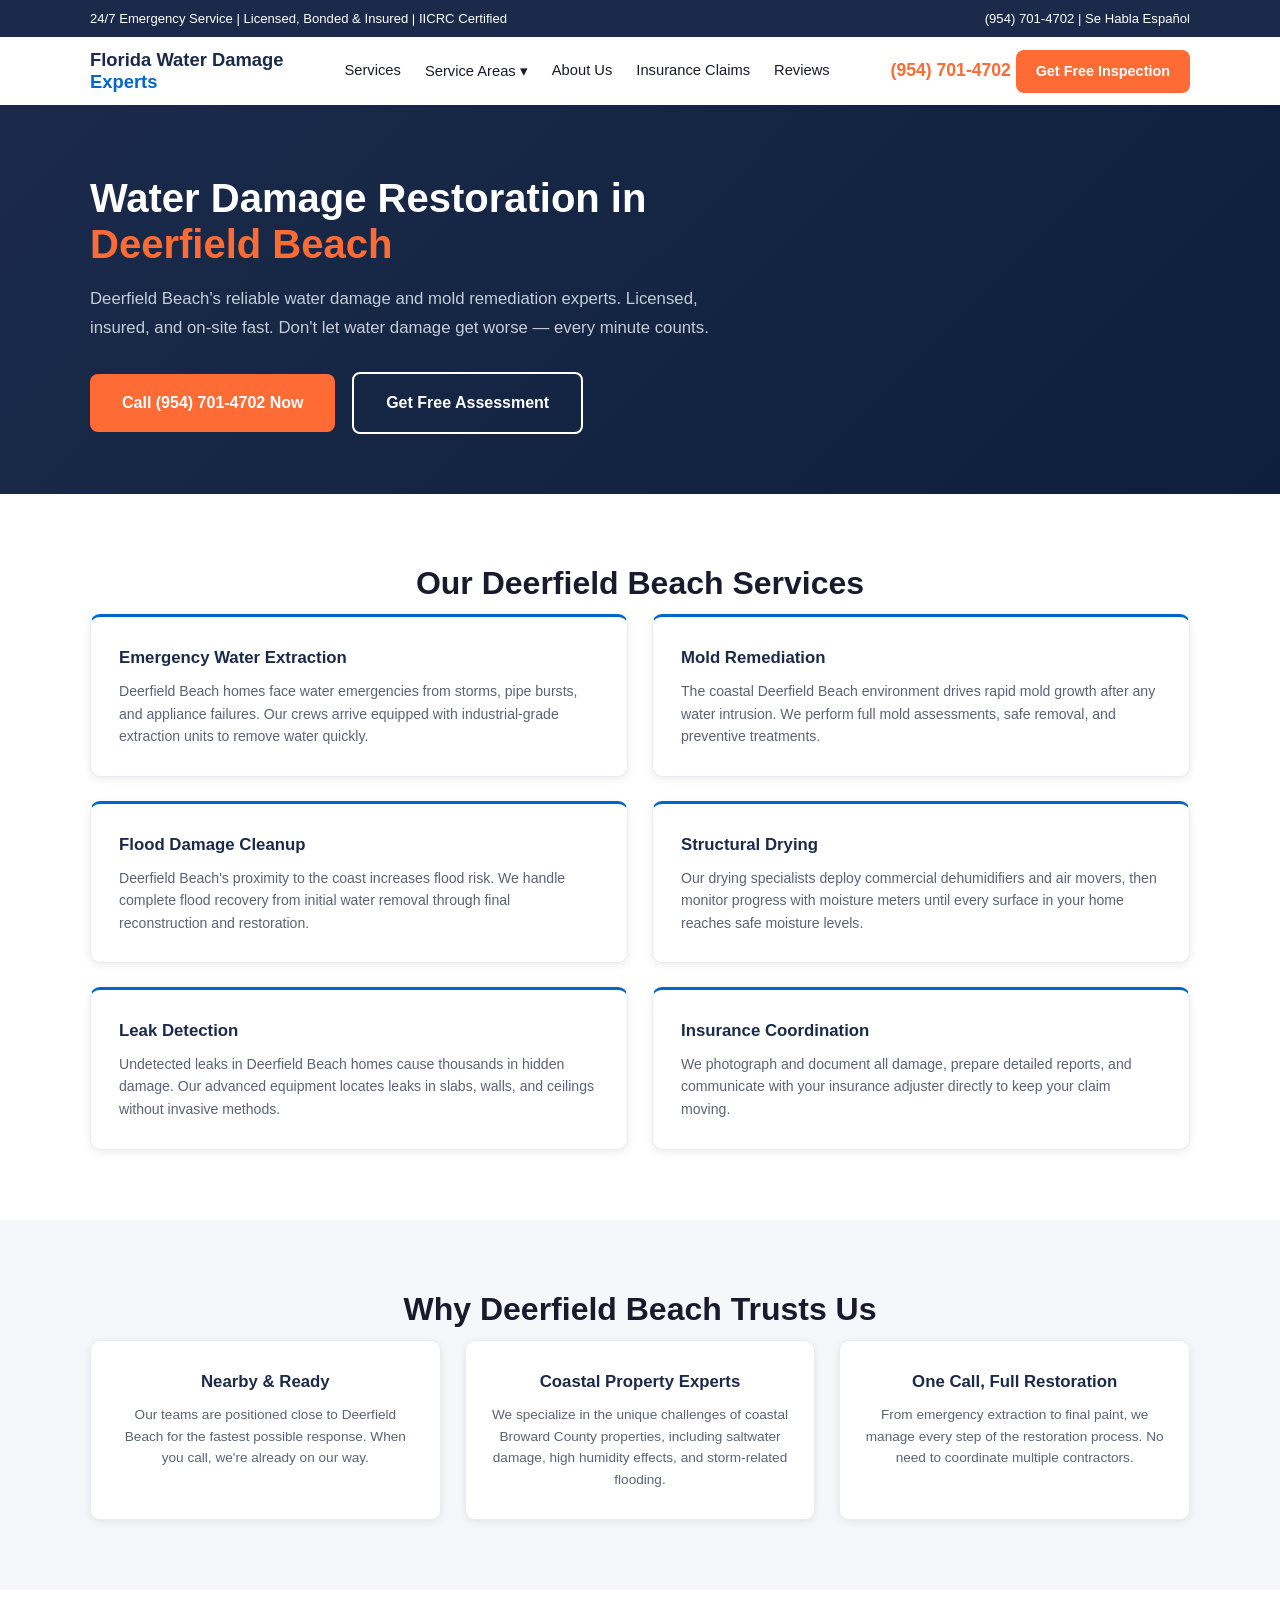
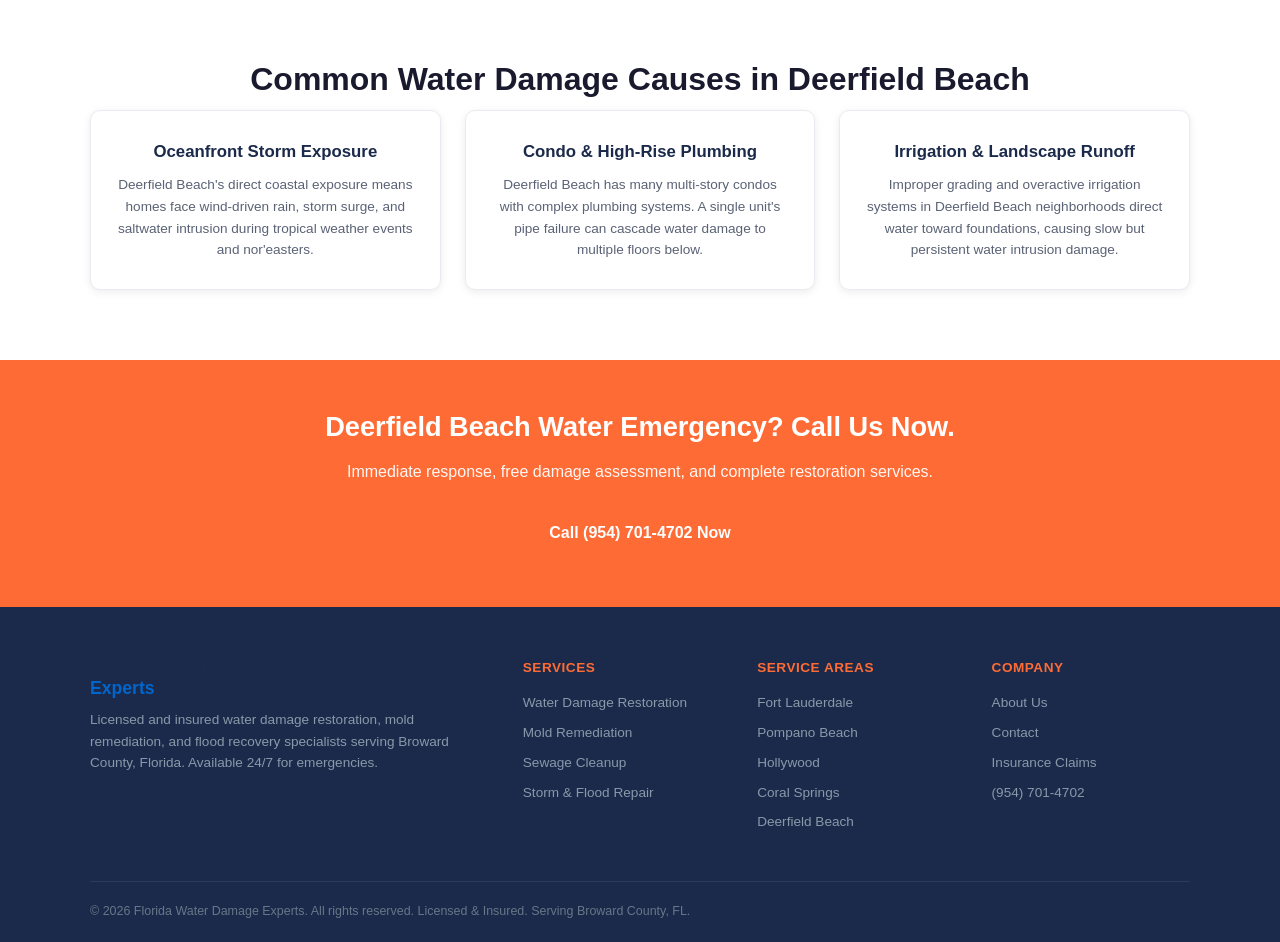
<file: deerfield-beach.html>
<!DOCTYPE html>
<html lang="en">
<head>
<meta charset="UTF-8">
<meta name="viewport" content="width=device-width, initial-scale=1.0">
<title>Water Damage Restoration Deerfield Beach FL | 24/7 Emergency Service</title>
<meta name="description" content="Deerfield Beach water damage restoration &amp; mold remediation. Licensed local experts, rapid response, free assessments. Call (954) 701-4702 for 24/7 emergency help.">
<link rel="canonical" href="https://floridawaterdamageexperts.com/deerfield-beach.html">
<meta property="og:title" content="Water Damage Restoration Deerfield Beach FL | Florida Water Damage Experts">
<meta property="og:description" content="24/7 water damage restoration in Deerfield Beach FL. IICRC certified, licensed, insured. Call (954) 701-4702.">
<meta property="og:url" content="https://floridawaterdamageexperts.com/deerfield-beach.html">
<meta property="og:type" content="website">
<link rel="stylesheet" href="styles.css">
</head>
<body>

<!-- UTILITY BAR -->
<div class="utility-bar">
  <div class="container utility-bar-inner">
    <span>24/7 Emergency Service | Licensed, Bonded &amp; Insured | IICRC Certified</span>
    <span><a href="tel:+19547014702">(954) 701-4702</a> | Se Habla Espa&ntilde;ol</span>
  </div>
</div>

<!-- HEADER -->
<header class="site-header">
  <div class="header-main">
    <a href="index.html" class="logo">Florida Water Damage<br><span>Experts</span></a>
    <nav class="nav-links" id="navLinks">
      <a href="index.html">Services</a>
      <div class="dropdown">
        <a href="#" class="dropdown-label" onclick="this.parentElement.classList.toggle('active');return false;">Service Areas &#9662;</a>
        <div class="dropdown-menu">
          <a href="fort-lauderdale.html">Fort Lauderdale</a>
          <a href="pompano-beach.html">Pompano Beach</a>
          <a href="hollywood.html">Hollywood</a>
          <a href="coral-springs.html">Coral Springs</a>
          <a href="deerfield-beach.html">Deerfield Beach</a>
        </div>
      </div>
      <a href="about.html">About Us</a>
      <a href="insurance-claims.html">Insurance Claims</a>
      <a href="reviews.html">Reviews</a>
    </nav>
    <div class="header-phone">
      <a href="tel:+19547014702" class="phone-number">(954) 701-4702</a>
      <a href="contact.html" class="btn">Get Free Inspection</a>
    </div>
    <button class="nav-toggle" onclick="document.getElementById('navLinks').classList.toggle('active')" aria-label="Toggle menu">&#9776;</button>
  </div>
</header>

<!-- HERO -->
<section class="hero">
  <div class="container">
    <h1>Water Damage Restoration in <span class="highlight">Deerfield Beach</span></h1>
    <p class="hero-sub">Deerfield Beach's reliable water damage and mold remediation experts. Licensed, insured, and on-site fast. Don't let water damage get worse &mdash; every minute counts.</p>
    <a href="tel:+19547014702" class="btn">Call (954) 701-4702 Now</a>
    <a href="contact.html" class="btn btn-outline" style="margin-left:12px;">Get Free Assessment</a>
  </div>
</section>

<!-- SERVICES -->
<section class="section">
  <div class="container">
    <h2 class="section-title text-center">Our Deerfield Beach Services</h2>
    <div class="location-services">
      <div class="location-service">
        <h3>Emergency Water Extraction</h3>
        <p>Deerfield Beach homes face water emergencies from storms, pipe bursts, and appliance failures. Our crews arrive equipped with industrial-grade extraction units to remove water quickly.</p>
      </div>
      <div class="location-service">
        <h3>Mold Remediation</h3>
        <p>The coastal Deerfield Beach environment drives rapid mold growth after any water intrusion. We perform full mold assessments, safe removal, and preventive treatments.</p>
      </div>
      <div class="location-service">
        <h3>Flood Damage Cleanup</h3>
        <p>Deerfield Beach's proximity to the coast increases flood risk. We handle complete flood recovery from initial water removal through final reconstruction and restoration.</p>
      </div>
      <div class="location-service">
        <h3>Structural Drying</h3>
        <p>Our drying specialists deploy commercial dehumidifiers and air movers, then monitor progress with moisture meters until every surface in your home reaches safe moisture levels.</p>
      </div>
      <div class="location-service">
        <h3>Leak Detection</h3>
        <p>Undetected leaks in Deerfield Beach homes cause thousands in hidden damage. Our advanced equipment locates leaks in slabs, walls, and ceilings without invasive methods.</p>
      </div>
      <div class="location-service">
        <h3>Insurance Coordination</h3>
        <p>We photograph and document all damage, prepare detailed reports, and communicate with your insurance adjuster directly to keep your claim moving.</p>
      </div>
    </div>
  </div>
</section>

<!-- WHY CHOOSE US -->
<section class="section section-gray">
  <div class="container text-center">
    <h2 class="section-title">Why Deerfield Beach Trusts Us</h2>
    <div class="features-grid">
      <div class="feature-card">
        <h3>Nearby &amp; Ready</h3>
        <p>Our teams are positioned close to Deerfield Beach for the fastest possible response. When you call, we're already on our way.</p>
      </div>
      <div class="feature-card">
        <h3>Coastal Property Experts</h3>
        <p>We specialize in the unique challenges of coastal Broward County properties, including saltwater damage, high humidity effects, and storm-related flooding.</p>
      </div>
      <div class="feature-card">
        <h3>One Call, Full Restoration</h3>
        <p>From emergency extraction to final paint, we manage every step of the restoration process. No need to coordinate multiple contractors.</p>
      </div>
    </div>
  </div>
</section>

<!-- COMMON CAUSES -->
<section class="section">
  <div class="container text-center">
    <h2 class="section-title">Common Water Damage Causes in Deerfield Beach</h2>
    <div class="features-grid">
      <div class="feature-card">
        <h3>Oceanfront Storm Exposure</h3>
        <p>Deerfield Beach's direct coastal exposure means homes face wind-driven rain, storm surge, and saltwater intrusion during tropical weather events and nor'easters.</p>
      </div>
      <div class="feature-card">
        <h3>Condo &amp; High-Rise Plumbing</h3>
        <p>Deerfield Beach has many multi-story condos with complex plumbing systems. A single unit's pipe failure can cascade water damage to multiple floors below.</p>
      </div>
      <div class="feature-card">
        <h3>Irrigation &amp; Landscape Runoff</h3>
        <p>Improper grading and overactive irrigation systems in Deerfield Beach neighborhoods direct water toward foundations, causing slow but persistent water intrusion damage.</p>
      </div>
    </div>
  </div>
</section>

<!-- FINAL CTA -->
<section class="final-cta">
  <div class="container text-center">
    <h2>Deerfield Beach Water Emergency? Call Us Now.</h2>
    <p>Immediate response, free damage assessment, and complete restoration services.</p>
    <a href="tel:+19547014702" class="btn">Call (954) 701-4702 Now</a>
  </div>
</section>

<!-- FOOTER -->
<footer class="site-footer">
  <div class="container">
    <div class="footer-grid">
      <div class="footer-brand">
        <div class="logo">Florida Water Damage<br><span>Experts</span></div>
        <p>Licensed and insured water damage restoration, mold remediation, and flood recovery specialists serving Broward County, Florida. Available 24/7 for emergencies.</p>
      </div>
      <div class="footer-col">
        <h4>Services</h4>
        <a href="index.html" title="Water Damage Restoration Services in Broward County">Water Damage Restoration</a>
        <a href="index.html" title="Mold Inspection and Remediation Services">Mold Remediation</a>
        <a href="index.html" title="Emergency Sewage Cleanup in Broward County">Sewage Cleanup</a>
        <a href="index.html" title="Storm and Flood Damage Repair in South Florida">Storm &amp; Flood Repair</a>
      </div>
      <div class="footer-col">
        <h4>Service Areas</h4>
        <a href="fort-lauderdale.html">Fort Lauderdale</a>
        <a href="pompano-beach.html">Pompano Beach</a>
        <a href="hollywood.html">Hollywood</a>
        <a href="coral-springs.html">Coral Springs</a>
        <a href="deerfield-beach.html">Deerfield Beach</a>
      </div>
      <div class="footer-col">
        <h4>Company</h4>
        <a href="about.html">About Us</a>
        <a href="contact.html">Contact</a>
        <a href="insurance-claims.html">Insurance Claims</a>
        <a href="tel:+19547014702">(954) 701-4702</a>
      </div>
    </div>
    <div class="footer-bottom">&copy; 2026 Florida Water Damage Experts. All rights reserved. Licensed &amp; Insured. Serving Broward County, FL.</div>
  </div>
</footer>

<!-- MOBILE STICKY CTA -->
<div class="mobile-sticky-cta">
  <a href="tel:+19547014702" class="btn">Call (954) 701-4702</a>
</div>

</body>
</html>
</file>
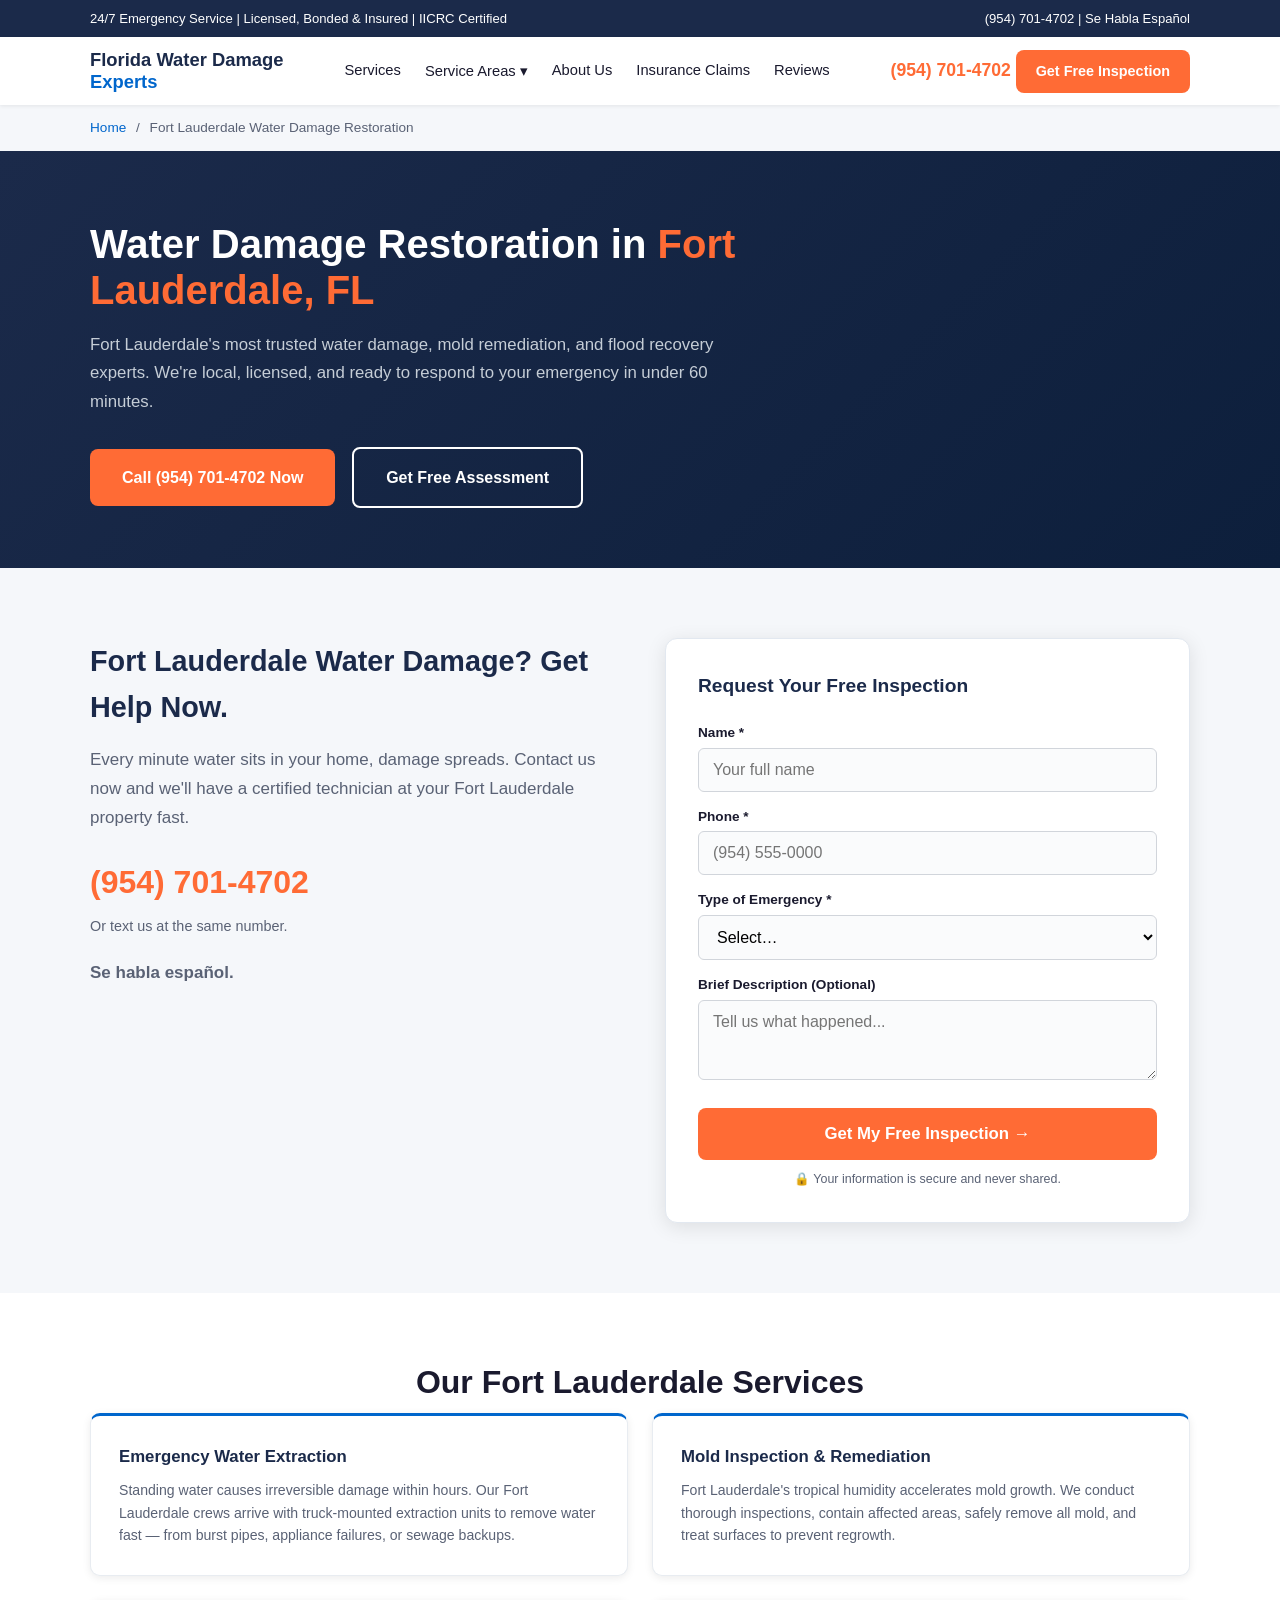
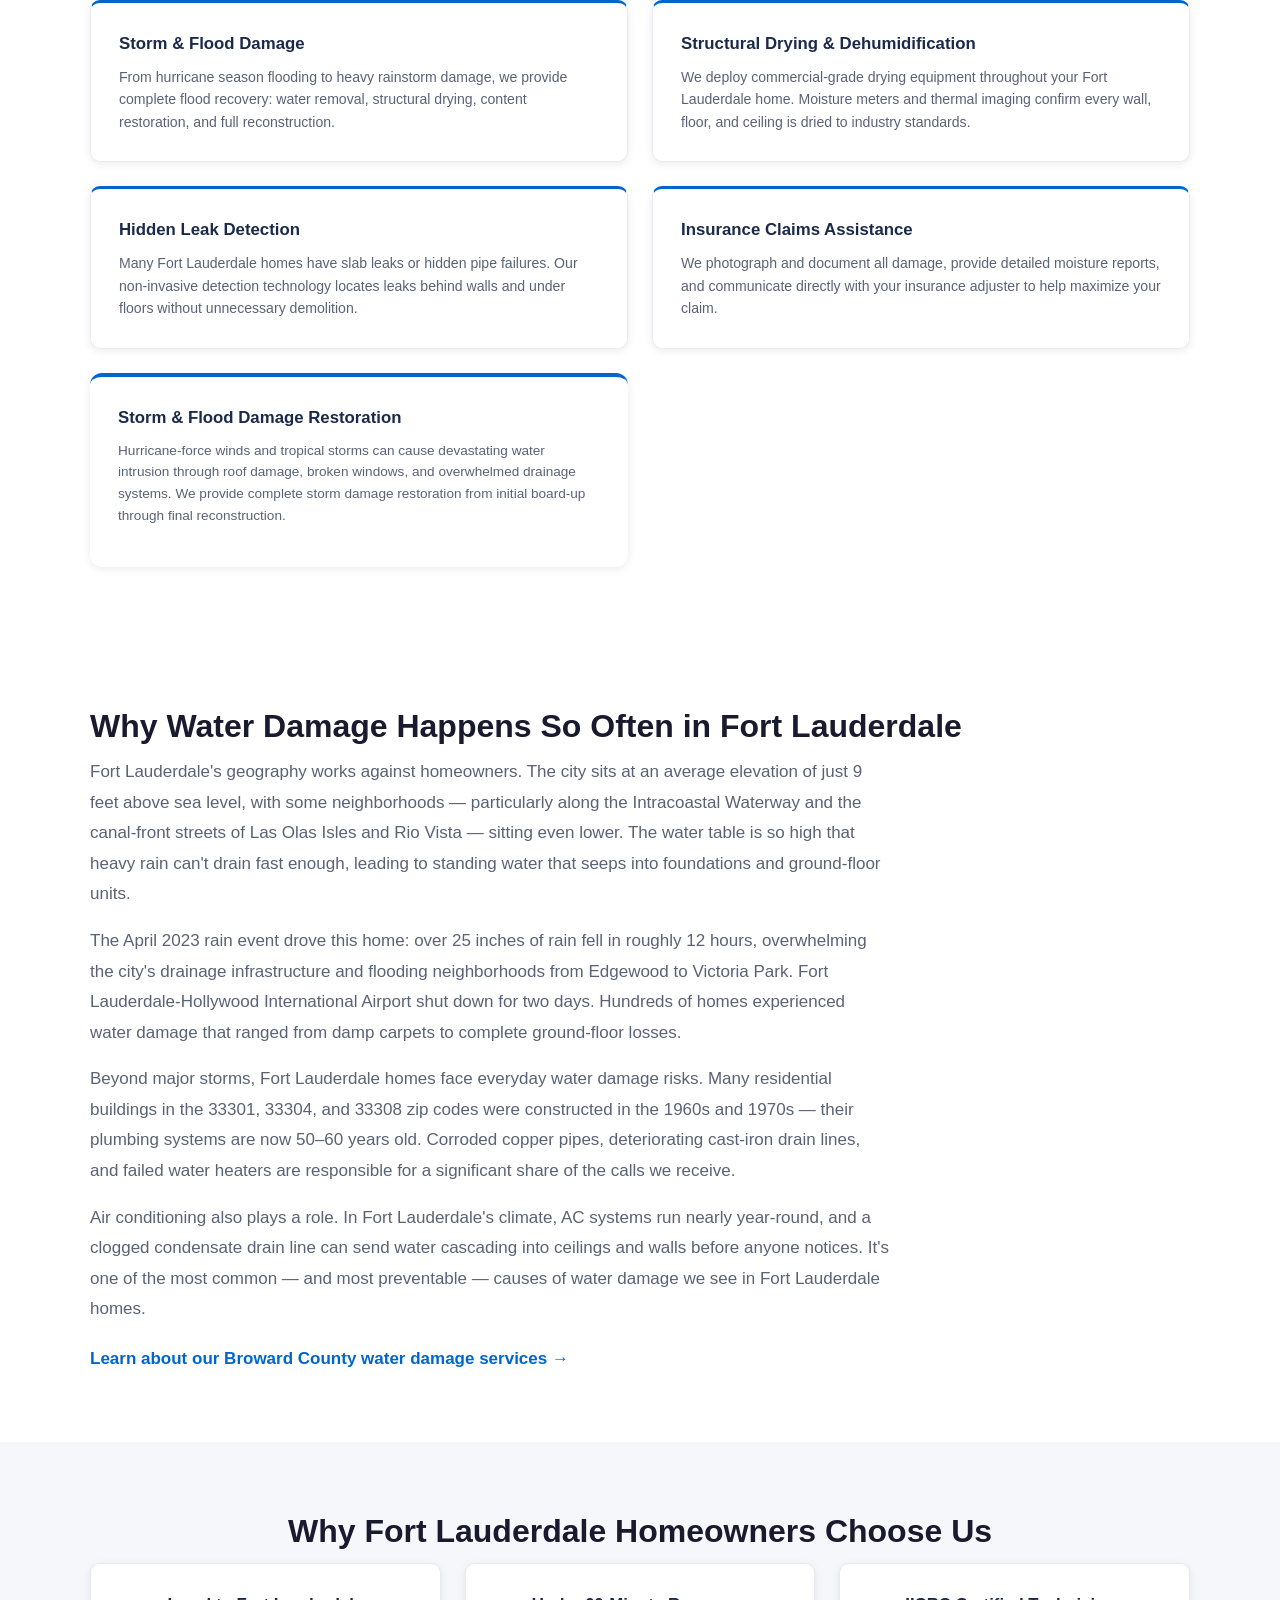
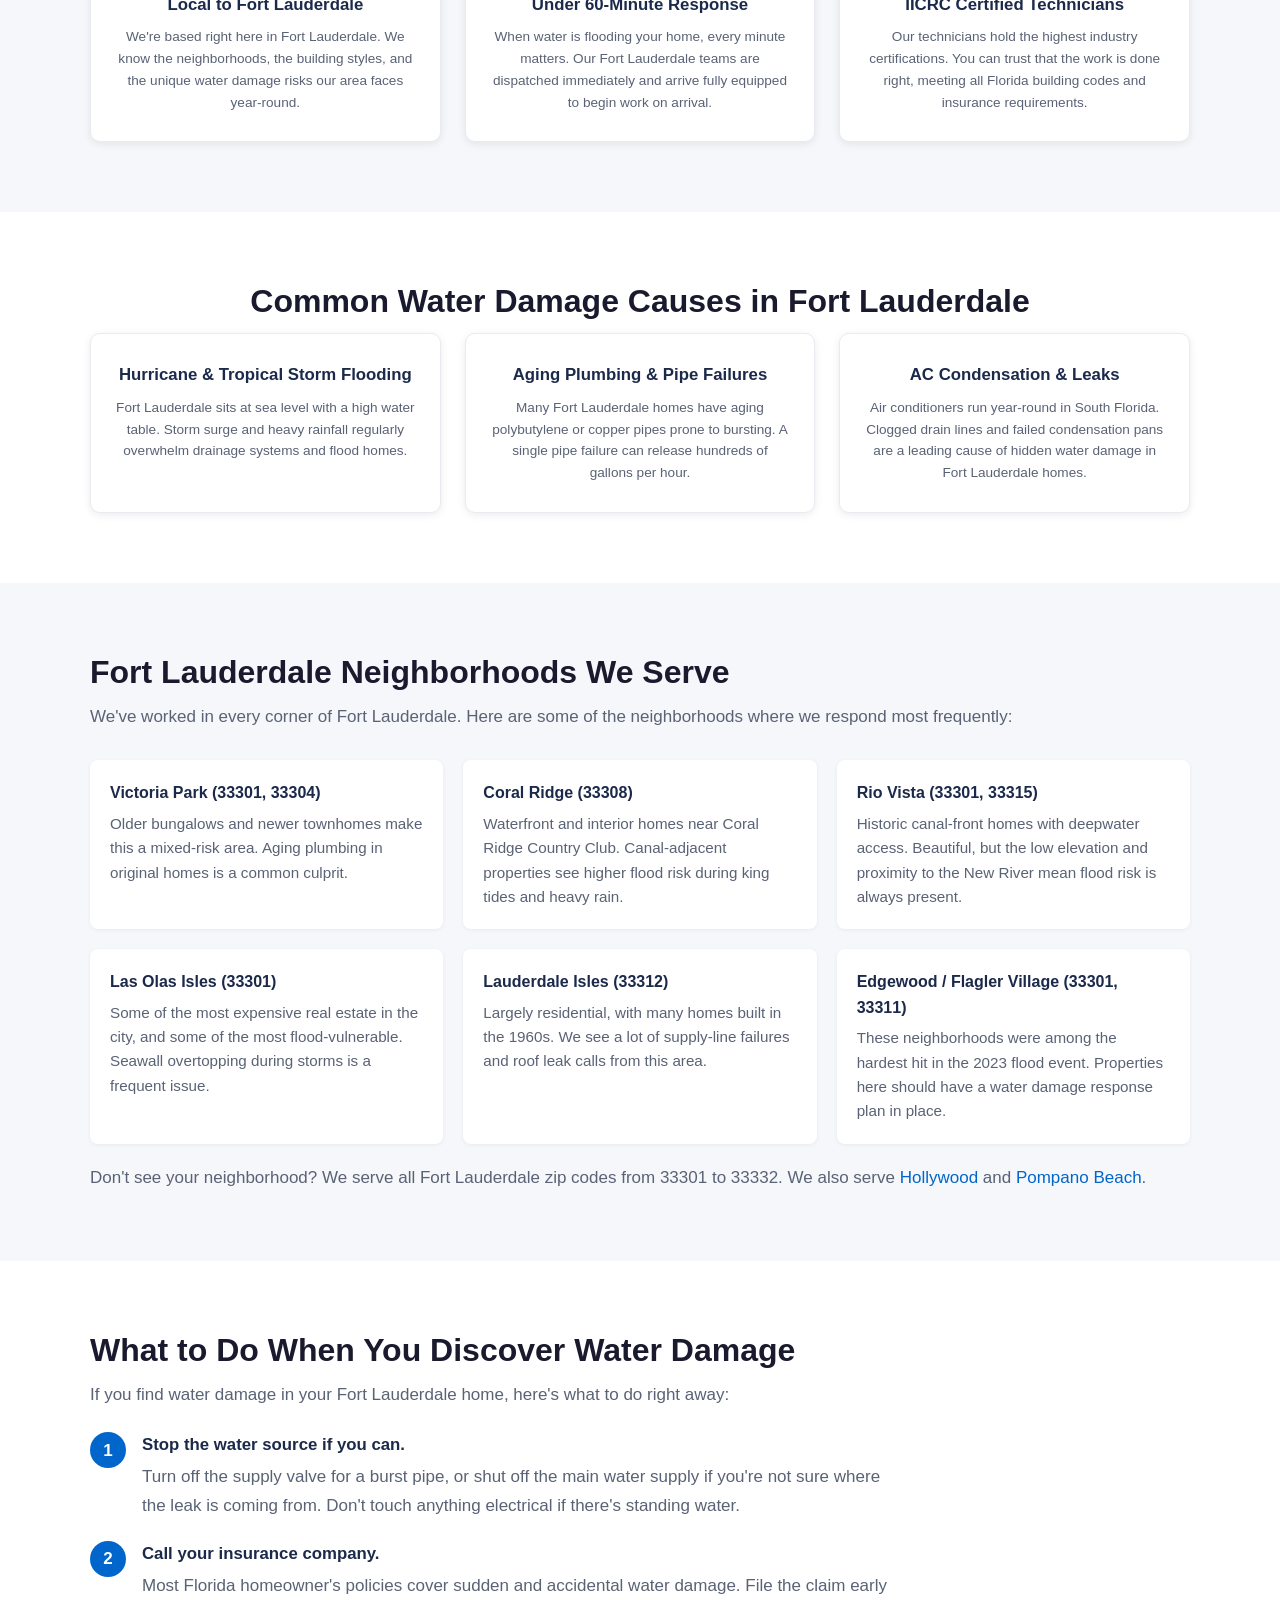
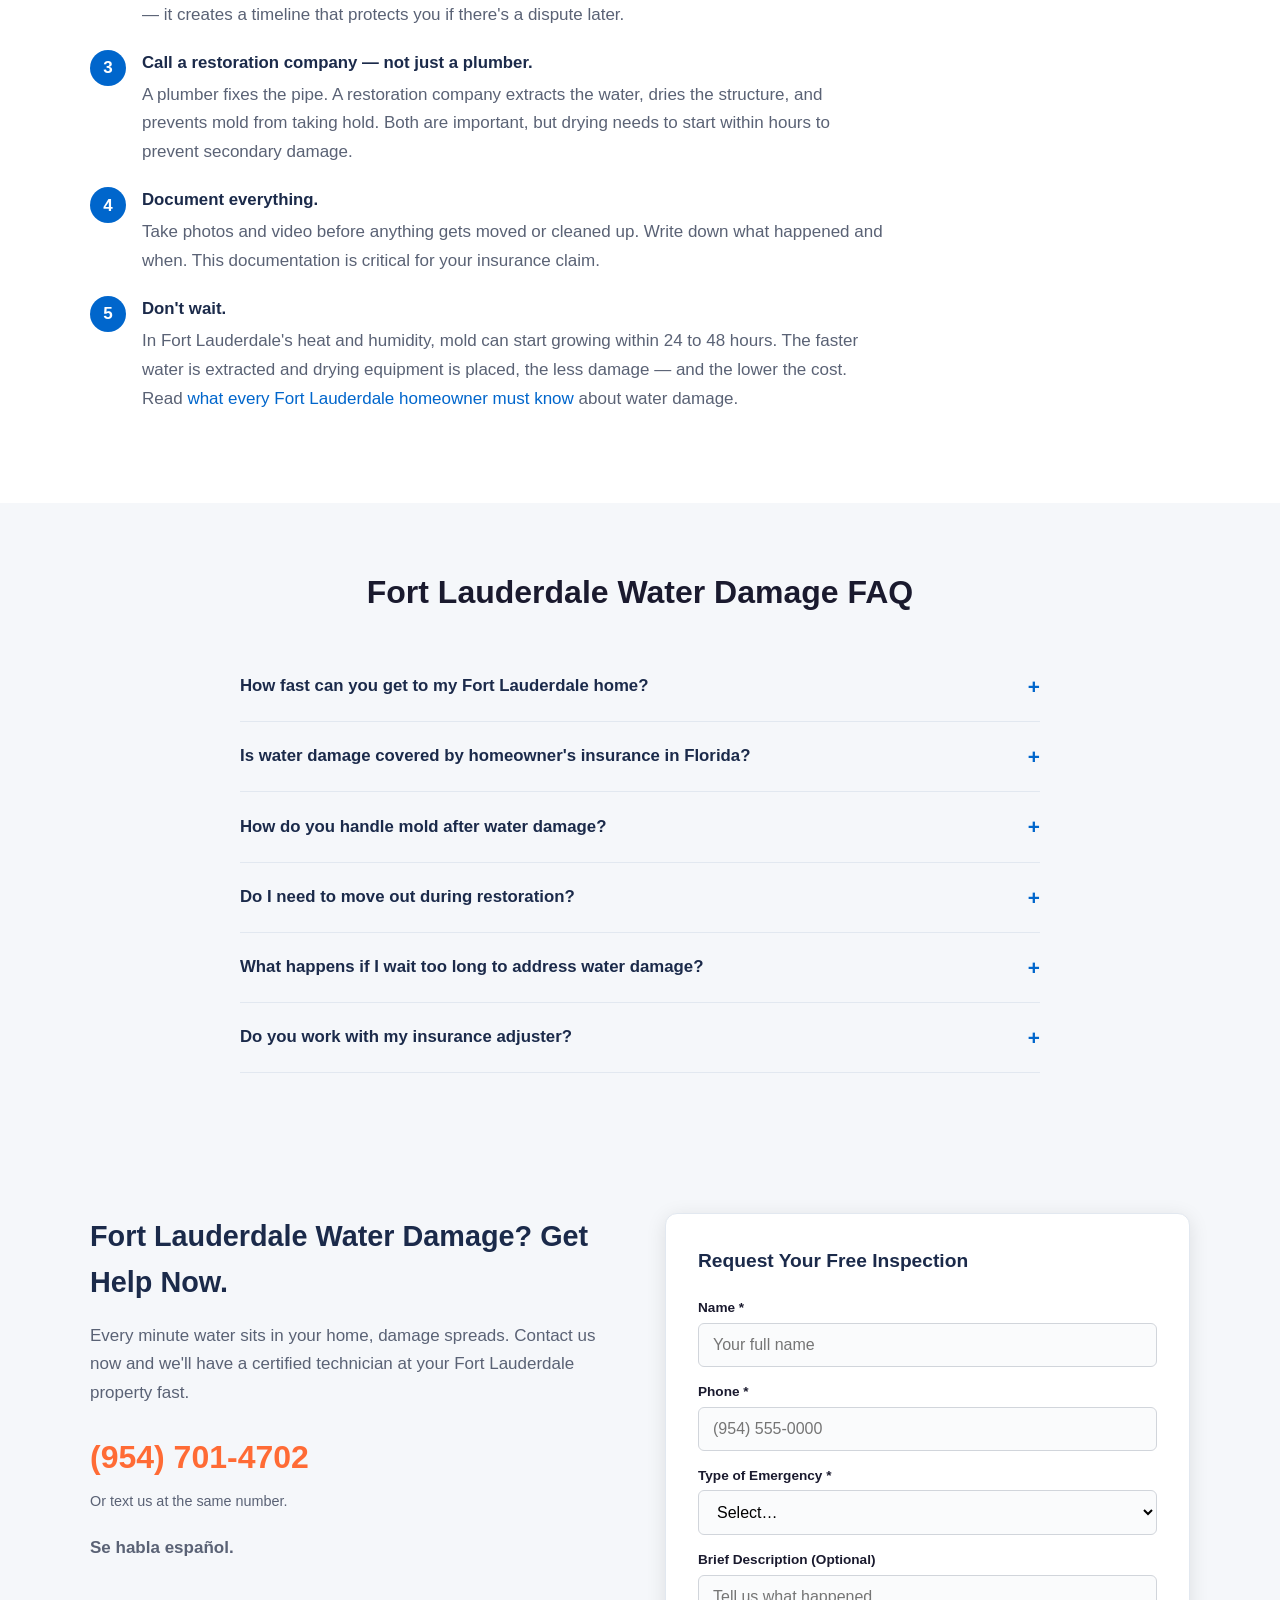
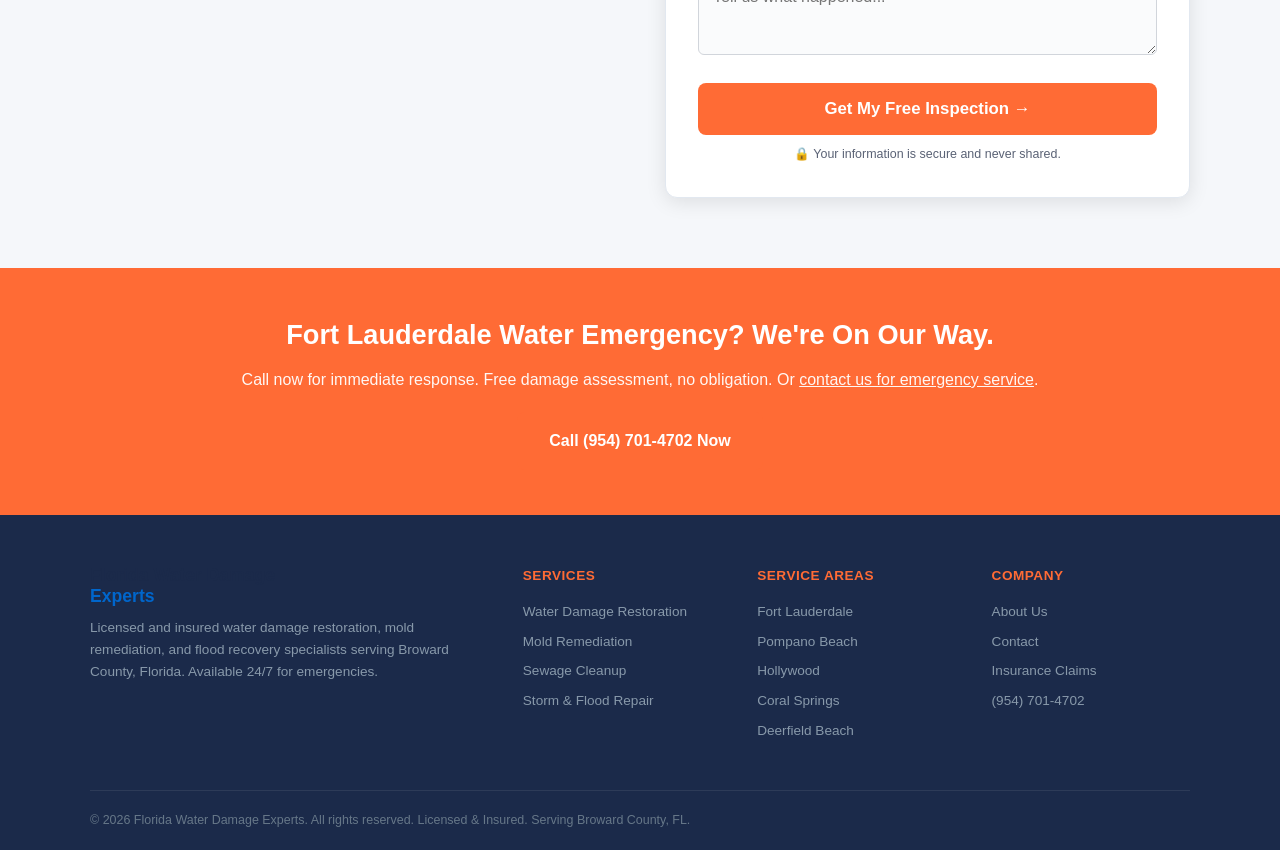
<file: fort-lauderdale.html>
<!DOCTYPE html>
<html lang="en">
<head>
<meta charset="UTF-8">
<meta name="viewport" content="width=device-width, initial-scale=1.0">
<title>Water Damage Restoration Fort Lauderdale FL | Fast Local Team</title>
<meta name="description" content="Fort Lauderdale's trusted water damage &amp; mold restoration company. IICRC-certified, on site in under 60 min. We bill your insurance directly. Call 24/7.">
<link rel="canonical" href="https://floridawaterdamageexperts.com/fort-lauderdale.html">
<meta property="og:title" content="Water Damage Restoration Fort Lauderdale FL | Fast Local Team">
<meta property="og:description" content="Fort Lauderdale's trusted water damage &amp; mold restoration company. IICRC-certified, on site in under 60 min. We bill your insurance directly. Call 24/7.">
<meta property="og:url" content="https://floridawaterdamageexperts.com/fort-lauderdale.html">
<meta property="og:type" content="website">
<link rel="stylesheet" href="styles.css">
<script type="application/ld+json">
{
  "@context": "https://schema.org",
  "@graph": [
    {
      "@type": "EmergencyService",
      "name": "Florida Water Damage Experts - Fort Lauderdale",
      "telephone": "(954) 701-4702",
      "url": "https://floridawaterdamageexperts.com/fort-lauderdale.html",
      "address": {
        "@type": "PostalAddress",
        "addressLocality": "Fort Lauderdale",
        "addressRegion": "FL",
        "addressCountry": "US"
      },
      "areaServed": [
        {"@type":"City","name":"Fort Lauderdale","sameAs":"https://en.wikipedia.org/wiki/Fort_Lauderdale,_Florida"}
      ],
      "openingHoursSpecification": {
        "@type": "OpeningHoursSpecification",
        "dayOfWeek": ["Monday","Tuesday","Wednesday","Thursday","Friday","Saturday","Sunday"],
        "opens": "00:00",
        "closes": "23:59"
      }
    },
    {
      "@type": "FAQPage",
      "mainEntity": [
        {"@type":"Question","name":"How fast can you get to my Fort Lauderdale home?","acceptedAnswer":{"@type":"Answer","text":"We maintain crews in the Fort Lauderdale area and typically arrive within 30 to 45 minutes for emergencies in zip codes 33301 through 33316. We respond 24 hours a day, 7 days a week, including holidays."}},
        {"@type":"Question","name":"Is water damage covered by homeowner's insurance in Florida?","acceptedAnswer":{"@type":"Answer","text":"In most cases, yes — if the damage was sudden and accidental. Flood damage from rising water requires a separate flood insurance policy."}},
        {"@type":"Question","name":"How do you handle mold after water damage?","acceptedAnswer":{"@type":"Answer","text":"Mold prevention starts with speed. If mold is already present, we isolate the area with containment barriers, remove affected materials, and use HEPA air scrubbers. All remediation follows IICRC S520 standards."}},
        {"@type":"Question","name":"Do I need to move out during restoration?","acceptedAnswer":{"@type":"Answer","text":"Usually not. We set up containment and manage equipment to minimize disruption. In severe cases, your insurance may cover additional living expenses."}},
        {"@type":"Question","name":"What happens if I wait too long to address water damage?","acceptedAnswer":{"@type":"Answer","text":"Waiting even 48 hours in Fort Lauderdale's climate can turn a $2,000 water extraction job into a $10,000+ mold remediation project."}},
        {"@type":"Question","name":"Do you work with my insurance adjuster?","acceptedAnswer":{"@type":"Answer","text":"Yes. We document everything to IICRC standards and communicate directly with your adjuster. We work with all major Florida carriers."}}
      ]
    },
    {
      "@type": "BreadcrumbList",
      "itemListElement": [
        {"@type":"ListItem","position":1,"name":"Home","item":"https://floridawaterdamageexperts.com/"},
        {"@type":"ListItem","position":2,"name":"Fort Lauderdale Water Damage Restoration","item":"https://floridawaterdamageexperts.com/fort-lauderdale.html"}
      ]
    }
  ]
}
</script>
</head>
<body>

<!-- UTILITY BAR -->
<div class="utility-bar">
  <div class="container utility-bar-inner">
    <span>24/7 Emergency Service | Licensed, Bonded &amp; Insured | IICRC Certified</span>
    <span><a href="tel:+19547014702">(954) 701-4702</a> | Se Habla Espa&ntilde;ol</span>
  </div>
</div>

<!-- HEADER -->
<header class="site-header">
  <div class="header-main">
    <a href="index.html" class="logo">Florida Water Damage<br><span>Experts</span></a>
    <nav class="nav-links" id="navLinks">
      <a href="index.html">Services</a>
      <div class="dropdown">
        <a href="#" class="dropdown-label" onclick="this.parentElement.classList.toggle('active');return false;">Service Areas &#9662;</a>
        <div class="dropdown-menu">
          <a href="fort-lauderdale.html">Fort Lauderdale</a>
          <a href="pompano-beach.html">Pompano Beach</a>
          <a href="hollywood.html">Hollywood</a>
          <a href="coral-springs.html">Coral Springs</a>
          <a href="deerfield-beach.html">Deerfield Beach</a>
        </div>
      </div>
      <a href="about.html">About Us</a>
      <a href="insurance-claims.html">Insurance Claims</a>
      <a href="reviews.html">Reviews</a>
    </nav>
    <div class="header-phone">
      <a href="tel:+19547014702" class="phone-number">(954) 701-4702</a>
      <a href="contact.html" class="btn">Get Free Inspection</a>
    </div>
    <button class="nav-toggle" onclick="document.getElementById('navLinks').classList.toggle('active')" aria-label="Toggle menu">&#9776;</button>
  </div>
</header>

<nav class="breadcrumb" style="padding:12px 0;background:#f5f7fa;font-size:.85rem;">
  <div class="container">
    <a href="index.html" style="color:#0066CC;">Home</a> <span style="color:#5A6275;margin:0 6px;">/</span> <span style="color:#5A6275;">Fort Lauderdale Water Damage Restoration</span>
  </div>
</nav>

<!-- HERO -->
<section class="hero">
  <div class="container">
    <h1>Water Damage Restoration in <span class="highlight">Fort Lauderdale, FL</span></h1>
    <p class="hero-sub">Fort Lauderdale's most trusted water damage, mold remediation, and flood recovery experts. We're local, licensed, and ready to respond to your emergency in under 60 minutes.</p>
    <a href="tel:+19547014702" class="btn">Call (954) 701-4702 Now</a>
    <a href="contact.html" class="btn btn-outline" style="margin-left:12px;">Get Free Assessment</a>
  </div>
</section>

<section class="section section-gray" id="lead-form-top">
  <div class="container">
    <div class="form-section-grid" style="display:grid;grid-template-columns:1fr 1fr;gap:50px;align-items:start;">
      <div class="form-copy">
        <h2 style="font-size:1.8rem;font-weight:800;color:#1B2A4A;margin-bottom:16px;">Fort Lauderdale Water Damage? Get Help Now.</h2>
        <p style="color:#5A6275;margin-bottom:20px;line-height:1.7;">Every minute water sits in your home, damage spreads. Contact us now and we'll have a certified technician at your Fort Lauderdale property fast.</p>
        <div style="margin:24px 0;">
          <a href="tel:+19547014702" style="font-size:2rem;font-weight:900;color:#FF6B35;display:block;margin-bottom:6px;">(954) 701-4702</a>
          <p style="color:#5A6275;font-size:.9rem;">Or text us at the same number.</p>
          <p><strong>Se habla espa&ntilde;ol.</strong></p>
        </div>
      </div>
      <div class="lead-form-card" style="background:#fff;border:1px solid #e2e8f0;border-radius:12px;padding:32px;box-shadow:0 4px 20px rgba(0,0,0,0.1);">
        <form data-lead-form data-source="fort-lauderdale">
          <h3 style="font-size:1.2rem;font-weight:700;margin-bottom:20px;color:#1B2A4A;">Request Your Free Inspection</h3>
          <div class="form-row" style="margin-bottom:14px;">
            <label style="display:block;font-weight:600;font-size:.85rem;margin-bottom:4px;">Name *</label>
            <input type="text" name="name" required placeholder="Your full name" style="width:100%;padding:12px 14px;border:1px solid #d1d5db;border-radius:6px;font-size:16px;background:#fafbfc;">
          </div>
          <div class="form-row" style="margin-bottom:14px;">
            <label style="display:block;font-weight:600;font-size:.85rem;margin-bottom:4px;">Phone *</label>
            <input type="tel" name="phone" required placeholder="(954) 555-0000" style="width:100%;padding:12px 14px;border:1px solid #d1d5db;border-radius:6px;font-size:16px;background:#fafbfc;">
          </div>
          <div class="form-row" style="margin-bottom:14px;">
            <label style="display:block;font-weight:600;font-size:.85rem;margin-bottom:4px;">Type of Emergency *</label>
            <select name="emergency_type" required style="width:100%;padding:12px 14px;border:1px solid #d1d5db;border-radius:6px;font-size:16px;background:#fafbfc;">
              <option value="">Select&hellip;</option>
              <option value="Water Damage">Water Damage</option>
              <option value="Mold">Mold</option>
              <option value="Flood">Flood</option>
              <option value="Fire">Fire</option>
              <option value="Other">Other</option>
            </select>
          </div>
          <div class="form-row" style="margin-bottom:14px;">
            <label style="display:block;font-weight:600;font-size:.85rem;margin-bottom:4px;">Brief Description (Optional)</label>
            <textarea name="description" rows="3" placeholder="Tell us what happened..." style="width:100%;padding:12px 14px;border:1px solid #d1d5db;border-radius:6px;font-size:16px;background:#fafbfc;resize:vertical;min-height:60px;font-family:inherit;"></textarea>
          </div>
          <button type="submit" class="btn" style="width:100%;padding:16px;font-size:1.05rem;margin-top:6px;">Get My Free Inspection &rarr;</button>
          <p style="text-align:center;font-size:.78rem;color:#5A6275;margin-top:10px;">&#128274; Your information is secure and never shared.</p>
        </form>
      </div>
    </div>
  </div>
</section>

<!-- SERVICES -->
<section class="section">
  <div class="container">
    <h2 class="section-title text-center">Our Fort Lauderdale Services</h2>
    <div class="location-services">
      <div class="location-service">
        <h3>Emergency Water Extraction</h3>
        <p>Standing water causes irreversible damage within hours. Our Fort Lauderdale crews arrive with truck-mounted extraction units to remove water fast &mdash; from burst pipes, appliance failures, or sewage backups.</p>
      </div>
      <div class="location-service">
        <h3>Mold Inspection &amp; Remediation</h3>
        <p>Fort Lauderdale's tropical humidity accelerates mold growth. We conduct thorough inspections, contain affected areas, safely remove all mold, and treat surfaces to prevent regrowth.</p>
      </div>
      <div class="location-service">
        <h3>Storm &amp; Flood Damage</h3>
        <p>From hurricane season flooding to heavy rainstorm damage, we provide complete flood recovery: water removal, structural drying, content restoration, and full reconstruction.</p>
      </div>
      <div class="location-service">
        <h3>Structural Drying &amp; Dehumidification</h3>
        <p>We deploy commercial-grade drying equipment throughout your Fort Lauderdale home. Moisture meters and thermal imaging confirm every wall, floor, and ceiling is dried to industry standards.</p>
      </div>
      <div class="location-service">
        <h3>Hidden Leak Detection</h3>
        <p>Many Fort Lauderdale homes have slab leaks or hidden pipe failures. Our non-invasive detection technology locates leaks behind walls and under floors without unnecessary demolition.</p>
      </div>
      <div class="location-service">
        <h3>Insurance Claims Assistance</h3>
        <p>We photograph and document all damage, provide detailed moisture reports, and communicate directly with your insurance adjuster to help maximize your claim.</p>
      </div>
      <div class="service-card" style="background:#fff;border-radius:12px;padding:28px;box-shadow:0 2px 8px rgba(0,0,0,0.08);border-top:4px solid #0066CC;">
        <h3>Storm & Flood Damage Restoration</h3>
        <p>Hurricane-force winds and tropical storms can cause devastating water intrusion through roof damage, broken windows, and overwhelmed drainage systems. We provide complete storm damage restoration from initial board-up through final reconstruction.</p>
      </div>
    </div>
  </div>
</section>

<section class="section">
  <div class="container">
    <h2 class="section-title">Why Water Damage Happens So Often in Fort Lauderdale</h2>
    <div style="max-width:800px;color:#5A6275;line-height:1.8;">
      <p style="margin-bottom:16px;">Fort Lauderdale's geography works against homeowners. The city sits at an average elevation of just 9 feet above sea level, with some neighborhoods — particularly along the Intracoastal Waterway and the canal-front streets of Las Olas Isles and Rio Vista — sitting even lower. The water table is so high that heavy rain can't drain fast enough, leading to standing water that seeps into foundations and ground-floor units.</p>
      <p style="margin-bottom:16px;">The April 2023 rain event drove this home: over 25 inches of rain fell in roughly 12 hours, overwhelming the city's drainage infrastructure and flooding neighborhoods from Edgewood to Victoria Park. Fort Lauderdale-Hollywood International Airport shut down for two days. Hundreds of homes experienced water damage that ranged from damp carpets to complete ground-floor losses.</p>
      <p style="margin-bottom:16px;">Beyond major storms, Fort Lauderdale homes face everyday water damage risks. Many residential buildings in the 33301, 33304, and 33308 zip codes were constructed in the 1960s and 1970s — their plumbing systems are now 50–60 years old. Corroded copper pipes, deteriorating cast-iron drain lines, and failed water heaters are responsible for a significant share of the calls we receive.</p>
      <p>Air conditioning also plays a role. In Fort Lauderdale's climate, AC systems run nearly year-round, and a clogged condensate drain line can send water cascading into ceilings and walls before anyone notices. It's one of the most common — and most preventable — causes of water damage we see in Fort Lauderdale homes.</p>
    </div>
    <p style="margin-top:20px;"><a href="index.html" style="color:#0066CC;font-weight:600;">Learn about our Broward County water damage services &rarr;</a></p>
  </div>
</section>

<!-- WHY CHOOSE US -->
<section class="section section-gray">
  <div class="container text-center">
    <h2 class="section-title">Why Fort Lauderdale Homeowners Choose Us</h2>
    <div class="features-grid">
      <div class="feature-card">
        <h3>Local to Fort Lauderdale</h3>
        <p>We're based right here in Fort Lauderdale. We know the neighborhoods, the building styles, and the unique water damage risks our area faces year-round.</p>
      </div>
      <div class="feature-card">
        <h3>Under 60-Minute Response</h3>
        <p>When water is flooding your home, every minute matters. Our Fort Lauderdale teams are dispatched immediately and arrive fully equipped to begin work on arrival.</p>
      </div>
      <div class="feature-card">
        <h3>IICRC Certified Technicians</h3>
        <p>Our technicians hold the highest industry certifications. You can trust that the work is done right, meeting all Florida building codes and insurance requirements.</p>
      </div>
    </div>
  </div>
</section>

<!-- COMMON CAUSES -->
<section class="section">
  <div class="container text-center">
    <h2 class="section-title">Common Water Damage Causes in Fort Lauderdale</h2>
    <div class="features-grid">
      <div class="feature-card">
        <h3>Hurricane &amp; Tropical Storm Flooding</h3>
        <p>Fort Lauderdale sits at sea level with a high water table. Storm surge and heavy rainfall regularly overwhelm drainage systems and flood homes.</p>
      </div>
      <div class="feature-card">
        <h3>Aging Plumbing &amp; Pipe Failures</h3>
        <p>Many Fort Lauderdale homes have aging polybutylene or copper pipes prone to bursting. A single pipe failure can release hundreds of gallons per hour.</p>
      </div>
      <div class="feature-card">
        <h3>AC Condensation &amp; Leaks</h3>
        <p>Air conditioners run year-round in South Florida. Clogged drain lines and failed condensation pans are a leading cause of hidden water damage in Fort Lauderdale homes.</p>
      </div>
    </div>
  </div>
</section>

<section class="section section-gray">
  <div class="container">
    <h2 class="section-title">Fort Lauderdale Neighborhoods We Serve</h2>
    <p style="color:#5A6275;margin-bottom:30px;">We've worked in every corner of Fort Lauderdale. Here are some of the neighborhoods where we respond most frequently:</p>
    <div style="display:grid;grid-template-columns:repeat(auto-fit,minmax(320px,1fr));gap:20px;">
      <div style="background:#fff;padding:20px;border-radius:8px;box-shadow:0 1px 4px rgba(0,0,0,0.06);">
        <h3 style="font-size:1rem;font-weight:700;color:#1B2A4A;margin-bottom:6px;">Victoria Park (33301, 33304)</h3>
        <p style="color:#5A6275;font-size:.95rem;line-height:1.6;">Older bungalows and newer townhomes make this a mixed-risk area. Aging plumbing in original homes is a common culprit.</p>
      </div>
      <div style="background:#fff;padding:20px;border-radius:8px;box-shadow:0 1px 4px rgba(0,0,0,0.06);">
        <h3 style="font-size:1rem;font-weight:700;color:#1B2A4A;margin-bottom:6px;">Coral Ridge (33308)</h3>
        <p style="color:#5A6275;font-size:.95rem;line-height:1.6;">Waterfront and interior homes near Coral Ridge Country Club. Canal-adjacent properties see higher flood risk during king tides and heavy rain.</p>
      </div>
      <div style="background:#fff;padding:20px;border-radius:8px;box-shadow:0 1px 4px rgba(0,0,0,0.06);">
        <h3 style="font-size:1rem;font-weight:700;color:#1B2A4A;margin-bottom:6px;">Rio Vista (33301, 33315)</h3>
        <p style="color:#5A6275;font-size:.95rem;line-height:1.6;">Historic canal-front homes with deepwater access. Beautiful, but the low elevation and proximity to the New River mean flood risk is always present.</p>
      </div>
      <div style="background:#fff;padding:20px;border-radius:8px;box-shadow:0 1px 4px rgba(0,0,0,0.06);">
        <h3 style="font-size:1rem;font-weight:700;color:#1B2A4A;margin-bottom:6px;">Las Olas Isles (33301)</h3>
        <p style="color:#5A6275;font-size:.95rem;line-height:1.6;">Some of the most expensive real estate in the city, and some of the most flood-vulnerable. Seawall overtopping during storms is a frequent issue.</p>
      </div>
      <div style="background:#fff;padding:20px;border-radius:8px;box-shadow:0 1px 4px rgba(0,0,0,0.06);">
        <h3 style="font-size:1rem;font-weight:700;color:#1B2A4A;margin-bottom:6px;">Lauderdale Isles (33312)</h3>
        <p style="color:#5A6275;font-size:.95rem;line-height:1.6;">Largely residential, with many homes built in the 1960s. We see a lot of supply-line failures and roof leak calls from this area.</p>
      </div>
      <div style="background:#fff;padding:20px;border-radius:8px;box-shadow:0 1px 4px rgba(0,0,0,0.06);">
        <h3 style="font-size:1rem;font-weight:700;color:#1B2A4A;margin-bottom:6px;">Edgewood / Flagler Village (33301, 33311)</h3>
        <p style="color:#5A6275;font-size:.95rem;line-height:1.6;">These neighborhoods were among the hardest hit in the 2023 flood event. Properties here should have a water damage response plan in place.</p>
      </div>
    </div>
    <p style="margin-top:20px;color:#5A6275;">Don't see your neighborhood? We serve all Fort Lauderdale zip codes from 33301 to 33332. We also serve <a href="hollywood.html" style="color:#0066CC;">Hollywood</a> and <a href="pompano-beach.html" style="color:#0066CC;">Pompano Beach</a>.</p>
  </div>
</section>

<section class="section">
  <div class="container">
    <h2 class="section-title">What to Do When You Discover Water Damage</h2>
    <p style="color:#5A6275;margin-bottom:24px;">If you find water damage in your Fort Lauderdale home, here's what to do right away:</p>
    <div style="max-width:800px;">
      <div style="display:flex;gap:16px;margin-bottom:20px;align-items:flex-start;">
        <span style="background:#0066CC;color:#fff;width:36px;height:36px;border-radius:50%;display:flex;align-items:center;justify-content:center;font-weight:700;flex-shrink:0;">1</span>
        <div>
          <h3 style="font-size:1.05rem;font-weight:700;color:#1B2A4A;margin-bottom:4px;">Stop the water source if you can.</h3>
          <p style="color:#5A6275;line-height:1.7;">Turn off the supply valve for a burst pipe, or shut off the main water supply if you're not sure where the leak is coming from. Don't touch anything electrical if there's standing water.</p>
        </div>
      </div>
      <div style="display:flex;gap:16px;margin-bottom:20px;align-items:flex-start;">
        <span style="background:#0066CC;color:#fff;width:36px;height:36px;border-radius:50%;display:flex;align-items:center;justify-content:center;font-weight:700;flex-shrink:0;">2</span>
        <div>
          <h3 style="font-size:1.05rem;font-weight:700;color:#1B2A4A;margin-bottom:4px;">Call your insurance company.</h3>
          <p style="color:#5A6275;line-height:1.7;">Most Florida homeowner's policies cover sudden and accidental water damage. File the claim early — it creates a timeline that protects you if there's a dispute later.</p>
        </div>
      </div>
      <div style="display:flex;gap:16px;margin-bottom:20px;align-items:flex-start;">
        <span style="background:#0066CC;color:#fff;width:36px;height:36px;border-radius:50%;display:flex;align-items:center;justify-content:center;font-weight:700;flex-shrink:0;">3</span>
        <div>
          <h3 style="font-size:1.05rem;font-weight:700;color:#1B2A4A;margin-bottom:4px;">Call a restoration company — not just a plumber.</h3>
          <p style="color:#5A6275;line-height:1.7;">A plumber fixes the pipe. A restoration company extracts the water, dries the structure, and prevents mold from taking hold. Both are important, but drying needs to start within hours to prevent secondary damage.</p>
        </div>
      </div>
      <div style="display:flex;gap:16px;margin-bottom:20px;align-items:flex-start;">
        <span style="background:#0066CC;color:#fff;width:36px;height:36px;border-radius:50%;display:flex;align-items:center;justify-content:center;font-weight:700;flex-shrink:0;">4</span>
        <div>
          <h3 style="font-size:1.05rem;font-weight:700;color:#1B2A4A;margin-bottom:4px;">Document everything.</h3>
          <p style="color:#5A6275;line-height:1.7;">Take photos and video before anything gets moved or cleaned up. Write down what happened and when. This documentation is critical for your insurance claim.</p>
        </div>
      </div>
      <div style="display:flex;gap:16px;margin-bottom:20px;align-items:flex-start;">
        <span style="background:#0066CC;color:#fff;width:36px;height:36px;border-radius:50%;display:flex;align-items:center;justify-content:center;font-weight:700;flex-shrink:0;">5</span>
        <div>
          <h3 style="font-size:1.05rem;font-weight:700;color:#1B2A4A;margin-bottom:4px;">Don't wait.</h3>
          <p style="color:#5A6275;line-height:1.7;">In Fort Lauderdale's heat and humidity, mold can start growing within 24 to 48 hours. The faster water is extracted and drying equipment is placed, the less damage — and the lower the cost. Read <a href="blog/water-damage-repair-fort-lauderdale.html" style="color:#0066CC;">what every Fort Lauderdale homeowner must know</a> about water damage.</p>
        </div>
      </div>
    </div>
  </div>
</section>

<section class="section section-gray" id="faq">
  <div class="container">
    <h2 class="section-title text-center">Fort Lauderdale Water Damage FAQ</h2>
    <div style="max-width:800px;margin:40px auto 0;">
      <details style="border-bottom:1px solid #e2e8f0;padding:18px 0;">
        <summary style="font-weight:700;font-size:1.05rem;color:#1B2A4A;cursor:pointer;list-style:none;display:flex;justify-content:space-between;align-items:center;">How fast can you get to my Fort Lauderdale home?<span style="font-size:1.3rem;color:#0066CC;margin-left:12px;">+</span></summary>
        <p style="margin-top:14px;color:#5A6275;line-height:1.7;">We maintain crews in the Fort Lauderdale area and typically arrive within 30 to 45 minutes for emergencies in zip codes 33301 through 33316. We respond 24 hours a day, 7 days a week, including holidays.</p>
      </details>
      <details style="border-bottom:1px solid #e2e8f0;padding:18px 0;">
        <summary style="font-weight:700;font-size:1.05rem;color:#1B2A4A;cursor:pointer;list-style:none;display:flex;justify-content:space-between;align-items:center;">Is water damage covered by homeowner's insurance in Florida?<span style="font-size:1.3rem;color:#0066CC;margin-left:12px;">+</span></summary>
        <p style="margin-top:14px;color:#5A6275;line-height:1.7;">In most cases, yes — if the damage was sudden and accidental (like a burst pipe or appliance failure). Flood damage from rising water requires a separate flood insurance policy, typically through the NFIP or a private carrier. If you're in a FEMA flood zone, your mortgage lender likely requires flood insurance. We can help you understand what your policy covers.</p>
      </details>
      <details style="border-bottom:1px solid #e2e8f0;padding:18px 0;">
        <summary style="font-weight:700;font-size:1.05rem;color:#1B2A4A;cursor:pointer;list-style:none;display:flex;justify-content:space-between;align-items:center;">How do you handle mold after water damage?<span style="font-size:1.3rem;color:#0066CC;margin-left:12px;">+</span></summary>
        <p style="margin-top:14px;color:#5A6275;line-height:1.7;">Mold prevention starts with speed — the faster we extract water and start drying, the less chance mold has to establish. If mold is already present, we isolate the area with containment barriers, remove affected materials, and use HEPA air scrubbers to clear airborne spores. All mold remediation follows IICRC S520 standards.</p>
      </details>
      <details style="border-bottom:1px solid #e2e8f0;padding:18px 0;">
        <summary style="font-weight:700;font-size:1.05rem;color:#1B2A4A;cursor:pointer;list-style:none;display:flex;justify-content:space-between;align-items:center;">Do I need to move out during restoration?<span style="font-size:1.3rem;color:#0066CC;margin-left:12px;">+</span></summary>
        <p style="margin-top:14px;color:#5A6275;line-height:1.7;">Usually not. We set up containment and manage equipment to minimize disruption. In cases involving sewage contamination or extensive mold, we may recommend temporary relocation — your insurance may cover additional living expenses (ALE) in those situations.</p>
      </details>
      <details style="border-bottom:1px solid #e2e8f0;padding:18px 0;">
        <summary style="font-weight:700;font-size:1.05rem;color:#1B2A4A;cursor:pointer;list-style:none;display:flex;justify-content:space-between;align-items:center;">What happens if I wait too long to address water damage?<span style="font-size:1.3rem;color:#0066CC;margin-left:12px;">+</span></summary>
        <p style="margin-top:14px;color:#5A6275;line-height:1.7;">Waiting even 48 hours in Fort Lauderdale's climate can turn a $2,000 water extraction job into a $10,000+ mold remediation project. Drywall absorbs water rapidly, and once mold colonizes behind walls, the scope of work — and the cost — increases significantly.</p>
      </details>
      <details style="border-bottom:1px solid #e2e8f0;padding:18px 0;">
        <summary style="font-weight:700;font-size:1.05rem;color:#1B2A4A;cursor:pointer;list-style:none;display:flex;justify-content:space-between;align-items:center;">Do you work with my insurance adjuster?<span style="font-size:1.3rem;color:#0066CC;margin-left:12px;">+</span></summary>
        <p style="margin-top:14px;color:#5A6275;line-height:1.7;">Yes. We document everything to IICRC standards — moisture maps, daily drying logs, photo evidence — and communicate directly with your adjuster. We work with all major Florida carriers, including Citizens, Universal Property, Heritage, State Farm, and Allstate.</p>
      </details>
    </div>
  </div>
</section>

<section class="section section-gray" id="lead-form-bottom">
  <div class="container">
    <div class="form-section-grid" style="display:grid;grid-template-columns:1fr 1fr;gap:50px;align-items:start;">
      <div class="form-copy">
        <h2 style="font-size:1.8rem;font-weight:800;color:#1B2A4A;margin-bottom:16px;">Fort Lauderdale Water Damage? Get Help Now.</h2>
        <p style="color:#5A6275;margin-bottom:20px;line-height:1.7;">Every minute water sits in your home, damage spreads. Contact us now and we'll have a certified technician at your Fort Lauderdale property fast.</p>
        <div style="margin:24px 0;">
          <a href="tel:+19547014702" style="font-size:2rem;font-weight:900;color:#FF6B35;display:block;margin-bottom:6px;">(954) 701-4702</a>
          <p style="color:#5A6275;font-size:.9rem;">Or text us at the same number.</p>
          <p><strong>Se habla espa&ntilde;ol.</strong></p>
        </div>
      </div>
      <div class="lead-form-card" style="background:#fff;border:1px solid #e2e8f0;border-radius:12px;padding:32px;box-shadow:0 4px 20px rgba(0,0,0,0.1);">
        <form data-lead-form data-source="fort-lauderdale">
          <h3 style="font-size:1.2rem;font-weight:700;margin-bottom:20px;color:#1B2A4A;">Request Your Free Inspection</h3>
          <div class="form-row" style="margin-bottom:14px;">
            <label style="display:block;font-weight:600;font-size:.85rem;margin-bottom:4px;">Name *</label>
            <input type="text" name="name" required placeholder="Your full name" style="width:100%;padding:12px 14px;border:1px solid #d1d5db;border-radius:6px;font-size:16px;background:#fafbfc;">
          </div>
          <div class="form-row" style="margin-bottom:14px;">
            <label style="display:block;font-weight:600;font-size:.85rem;margin-bottom:4px;">Phone *</label>
            <input type="tel" name="phone" required placeholder="(954) 555-0000" style="width:100%;padding:12px 14px;border:1px solid #d1d5db;border-radius:6px;font-size:16px;background:#fafbfc;">
          </div>
          <div class="form-row" style="margin-bottom:14px;">
            <label style="display:block;font-weight:600;font-size:.85rem;margin-bottom:4px;">Type of Emergency *</label>
            <select name="emergency_type" required style="width:100%;padding:12px 14px;border:1px solid #d1d5db;border-radius:6px;font-size:16px;background:#fafbfc;">
              <option value="">Select&hellip;</option>
              <option value="Water Damage">Water Damage</option>
              <option value="Mold">Mold</option>
              <option value="Flood">Flood</option>
              <option value="Fire">Fire</option>
              <option value="Other">Other</option>
            </select>
          </div>
          <div class="form-row" style="margin-bottom:14px;">
            <label style="display:block;font-weight:600;font-size:.85rem;margin-bottom:4px;">Brief Description (Optional)</label>
            <textarea name="description" rows="3" placeholder="Tell us what happened..." style="width:100%;padding:12px 14px;border:1px solid #d1d5db;border-radius:6px;font-size:16px;background:#fafbfc;resize:vertical;min-height:60px;font-family:inherit;"></textarea>
          </div>
          <button type="submit" class="btn" style="width:100%;padding:16px;font-size:1.05rem;margin-top:6px;">Get My Free Inspection &rarr;</button>
          <p style="text-align:center;font-size:.78rem;color:#5A6275;margin-top:10px;">&#128274; Your information is secure and never shared.</p>
        </form>
      </div>
    </div>
  </div>
</section>

<!-- FINAL CTA -->
<section class="final-cta">
  <div class="container text-center">
    <h2>Fort Lauderdale Water Emergency? We're On Our Way.</h2>
    <p>Call now for immediate response. Free damage assessment, no obligation. Or <a href="contact.html" style="color:#fff;text-decoration:underline;">contact us for emergency service</a>.</p>
    <a href="tel:+19547014702" class="btn">Call (954) 701-4702 Now</a>
  </div>
</section>

<!-- FOOTER -->
<footer class="site-footer">
  <div class="container">
    <div class="footer-grid">
      <div class="footer-brand">
        <div class="logo">Florida Water Damage<br><span>Experts</span></div>
        <p>Licensed and insured water damage restoration, mold remediation, and flood recovery specialists serving Broward County, Florida. Available 24/7 for emergencies.</p>
      </div>
      <div class="footer-col">
        <h4>Services</h4>
        <a href="index.html" title="Water Damage Restoration Services in Broward County">Water Damage Restoration</a>
        <a href="index.html" title="Mold Inspection and Remediation Services">Mold Remediation</a>
        <a href="index.html" title="Emergency Sewage Cleanup in Broward County">Sewage Cleanup</a>
        <a href="index.html" title="Storm and Flood Damage Repair in South Florida">Storm &amp; Flood Repair</a>
      </div>
      <div class="footer-col">
        <h4>Service Areas</h4>
        <a href="fort-lauderdale.html">Fort Lauderdale</a>
        <a href="pompano-beach.html">Pompano Beach</a>
        <a href="hollywood.html">Hollywood</a>
        <a href="coral-springs.html">Coral Springs</a>
        <a href="deerfield-beach.html">Deerfield Beach</a>
      </div>
      <div class="footer-col">
        <h4>Company</h4>
        <a href="about.html">About Us</a>
        <a href="contact.html">Contact</a>
        <a href="insurance-claims.html">Insurance Claims</a>
        <a href="tel:+19547014702">(954) 701-4702</a>
      </div>
    </div>
    <div class="footer-bottom">&copy; 2026 Florida Water Damage Experts. All rights reserved. Licensed &amp; Insured. Serving Broward County, FL.</div>
  </div>
</footer>

<!-- MOBILE STICKY CTA -->
<div class="mobile-sticky-cta">
  <a href="tel:+19547014702" class="btn">Call (954) 701-4702</a>
</div>

<script src="leads.js"></script>
</body>
</html>
</file>
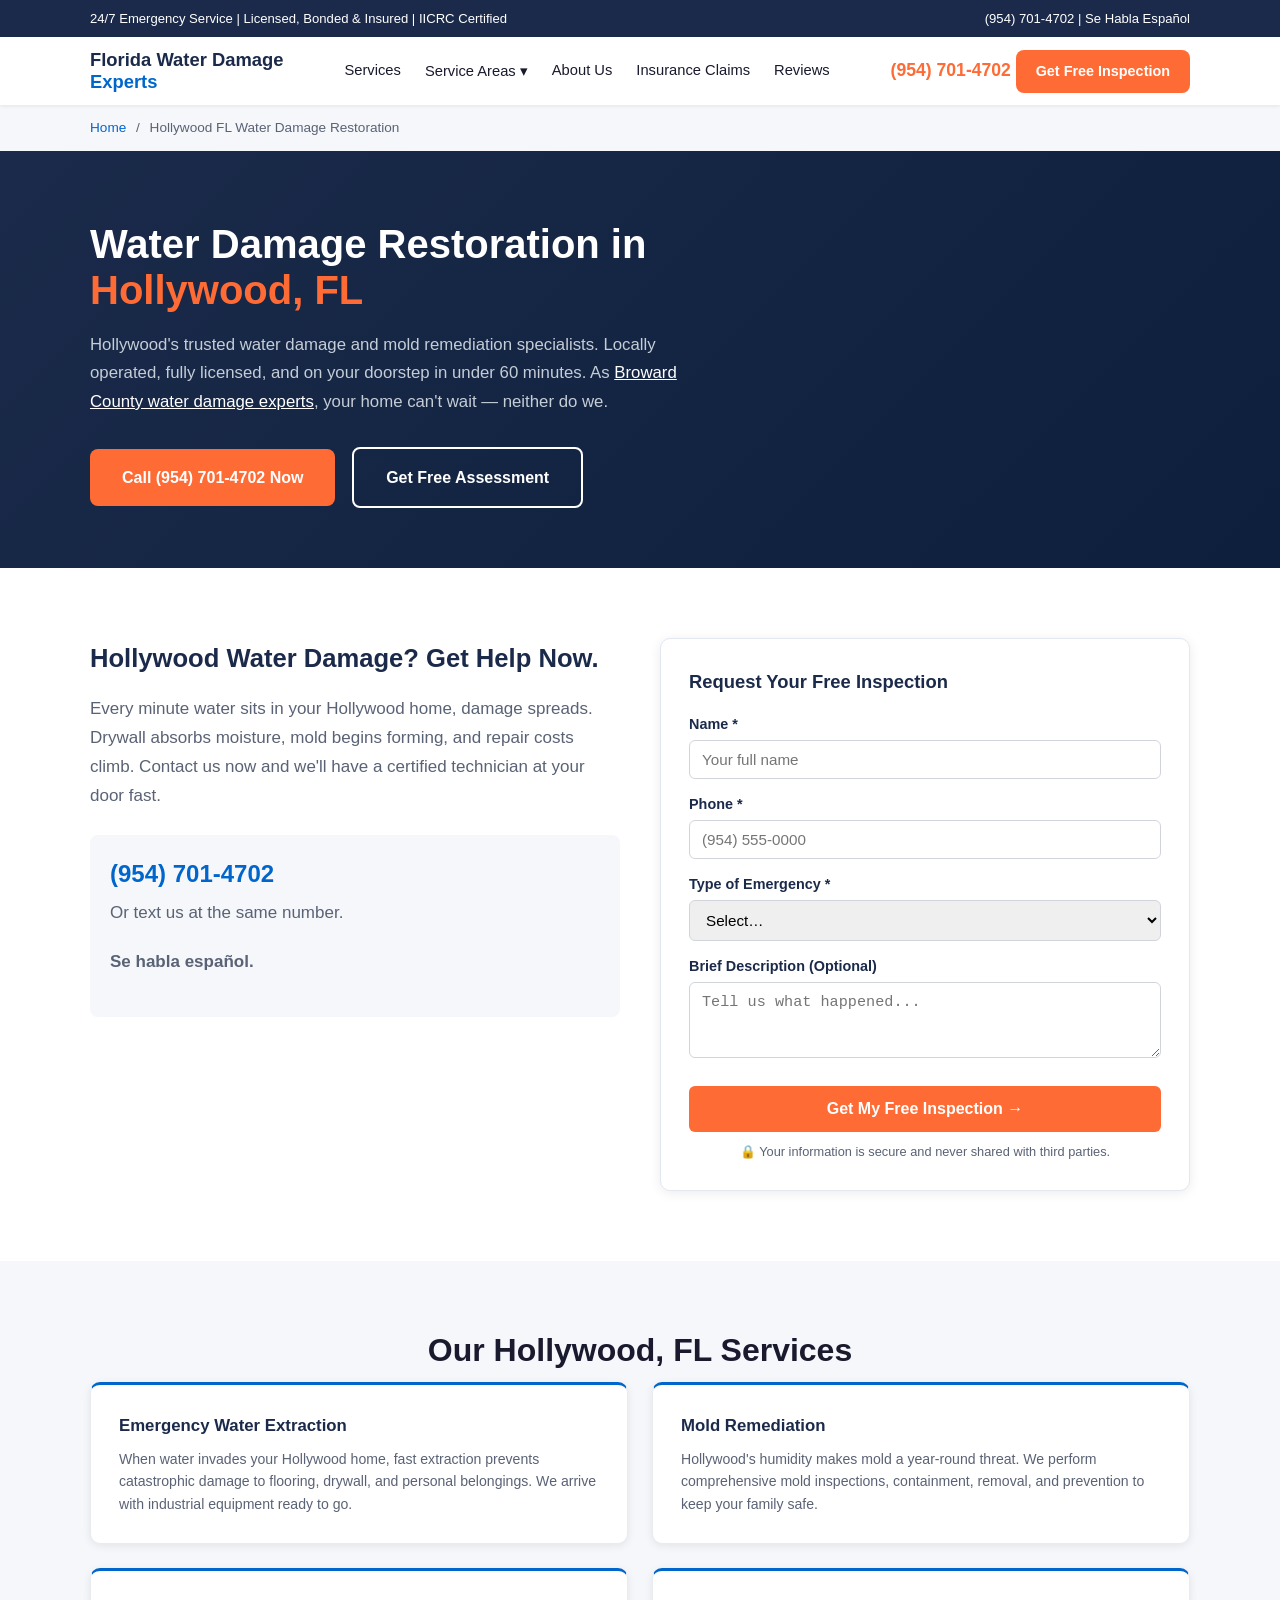
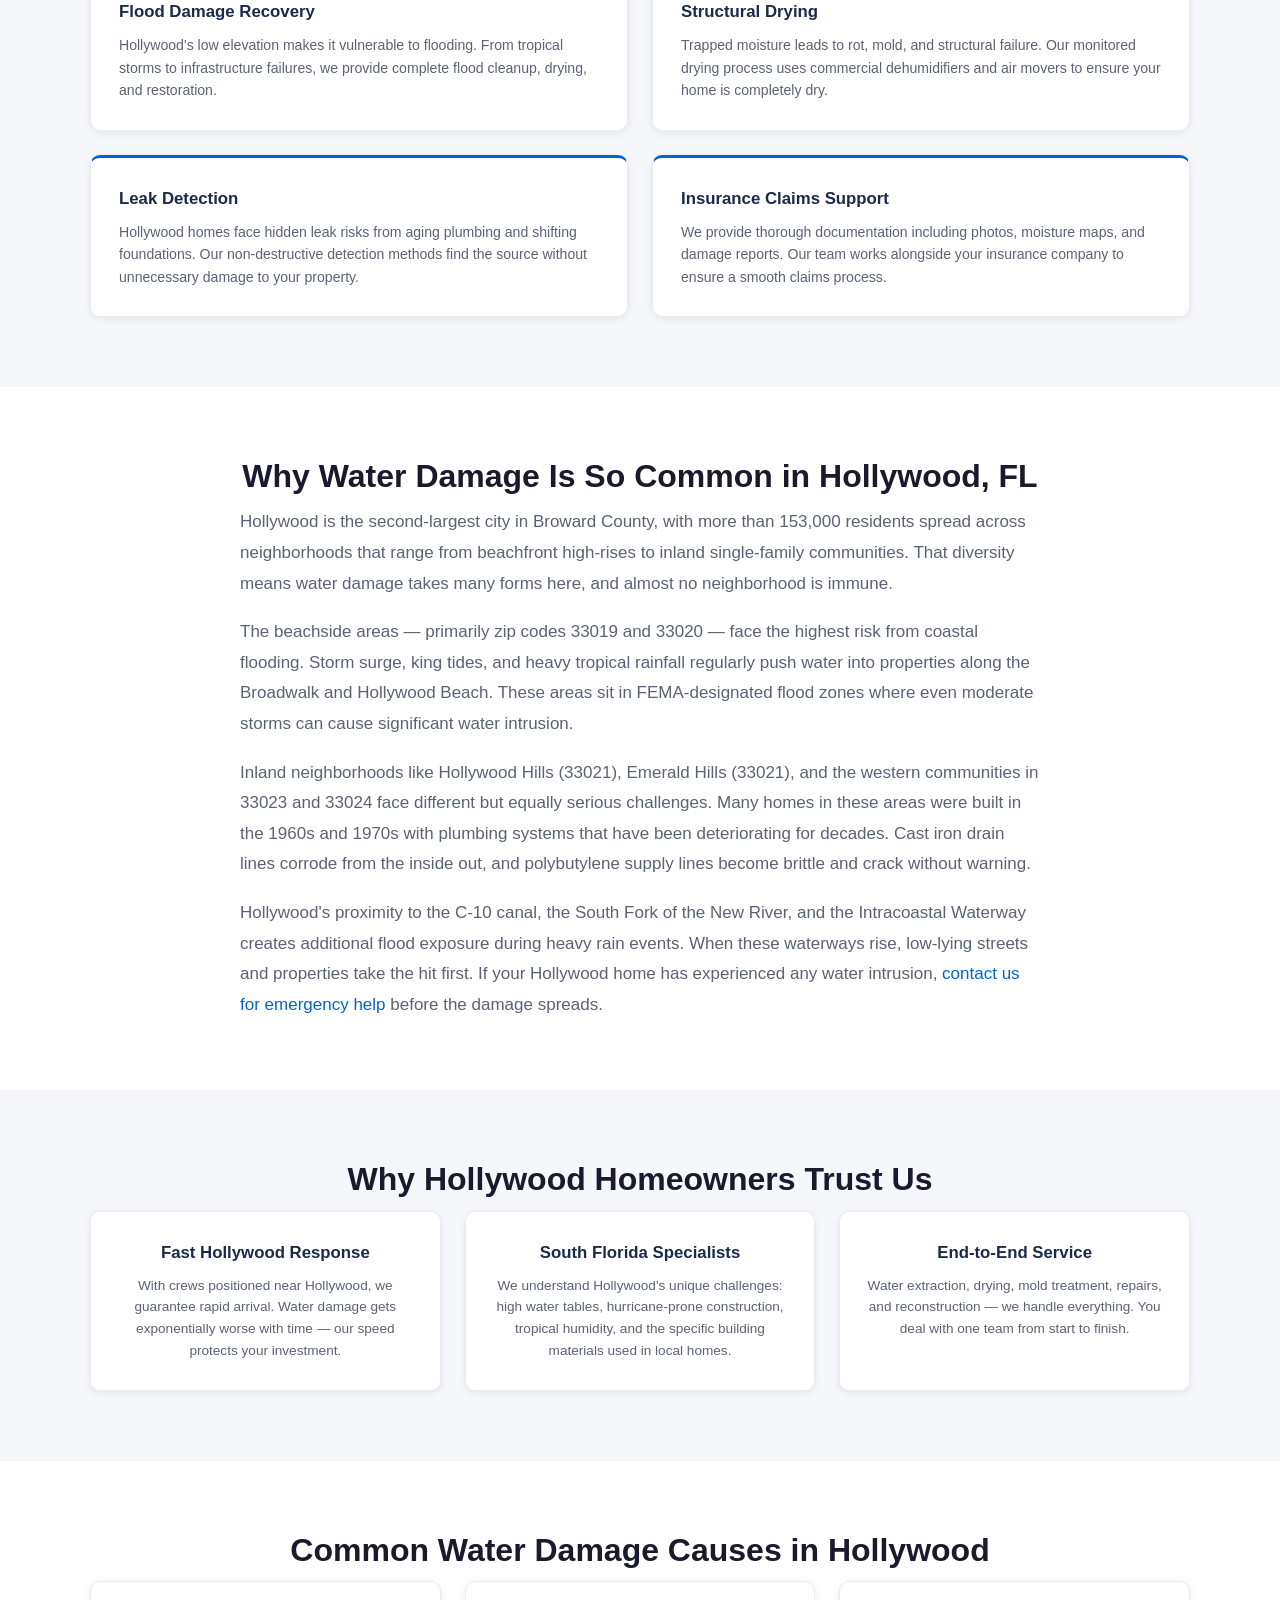
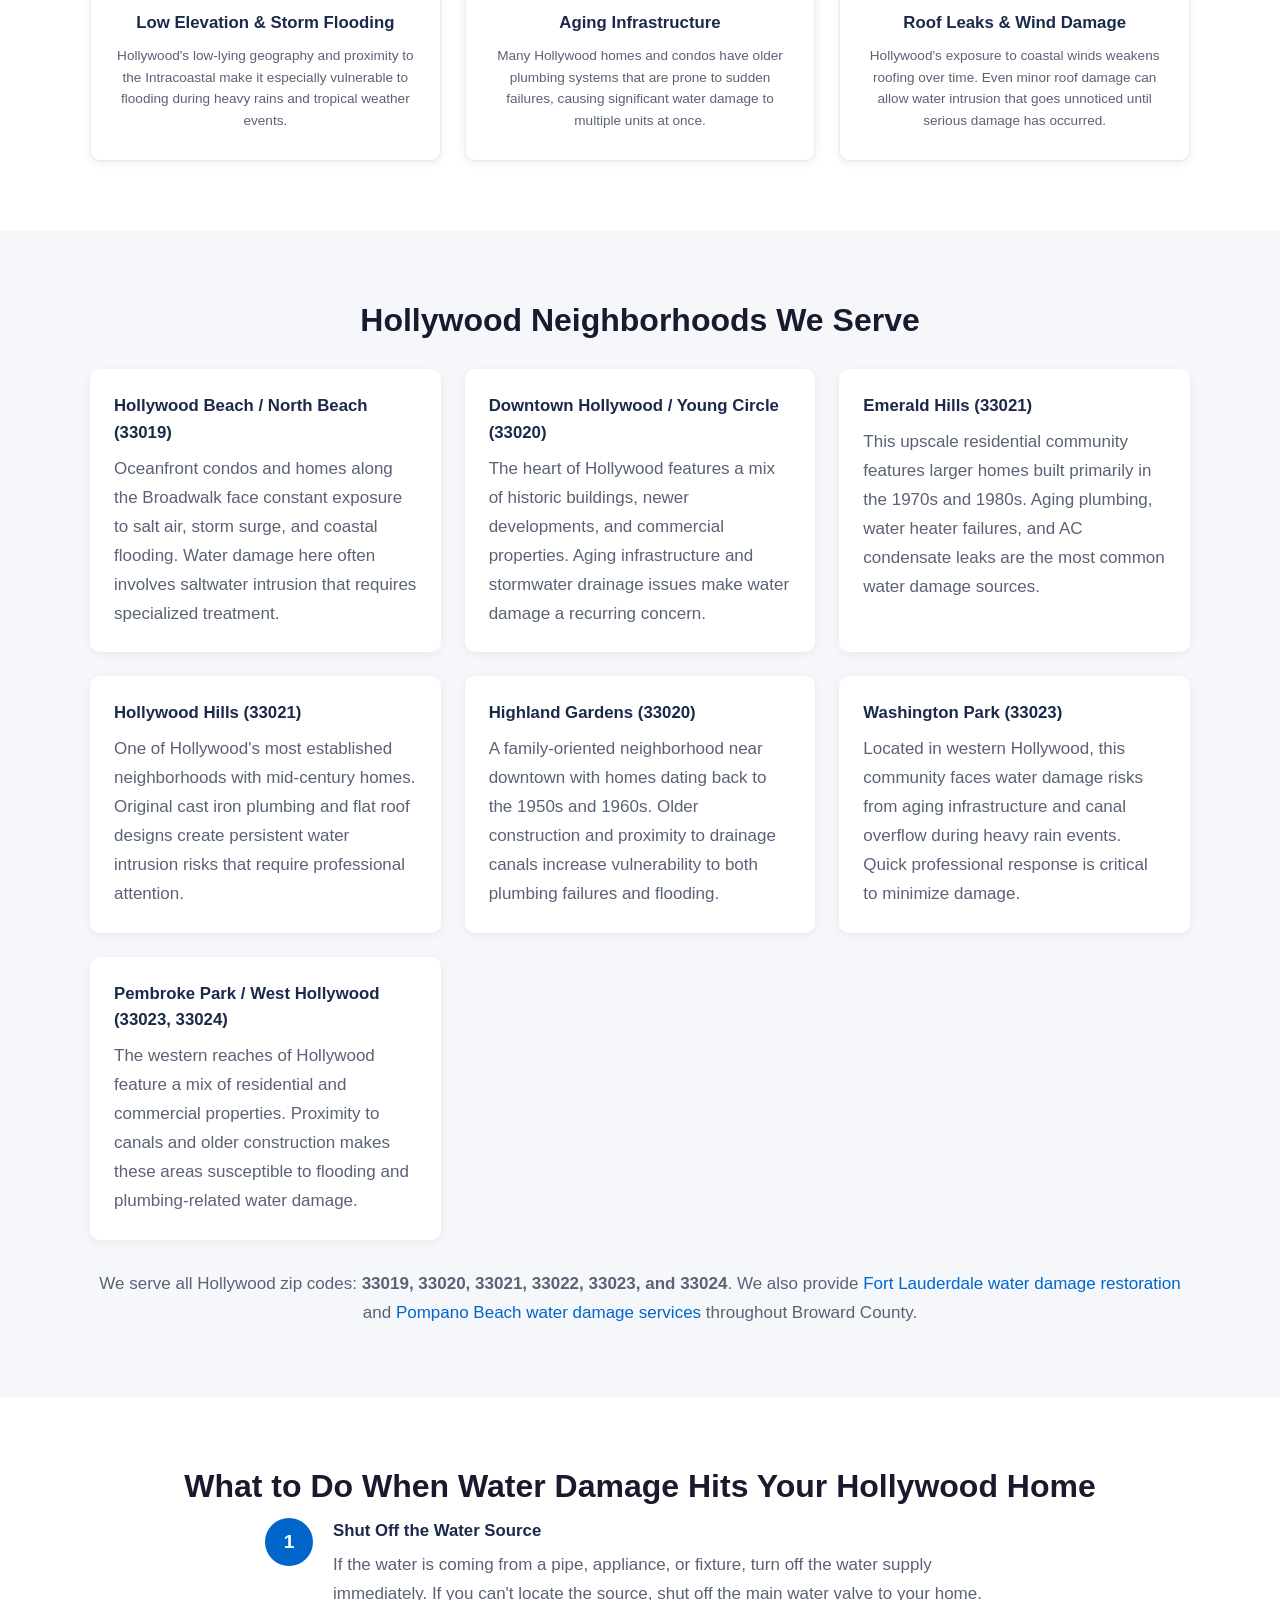
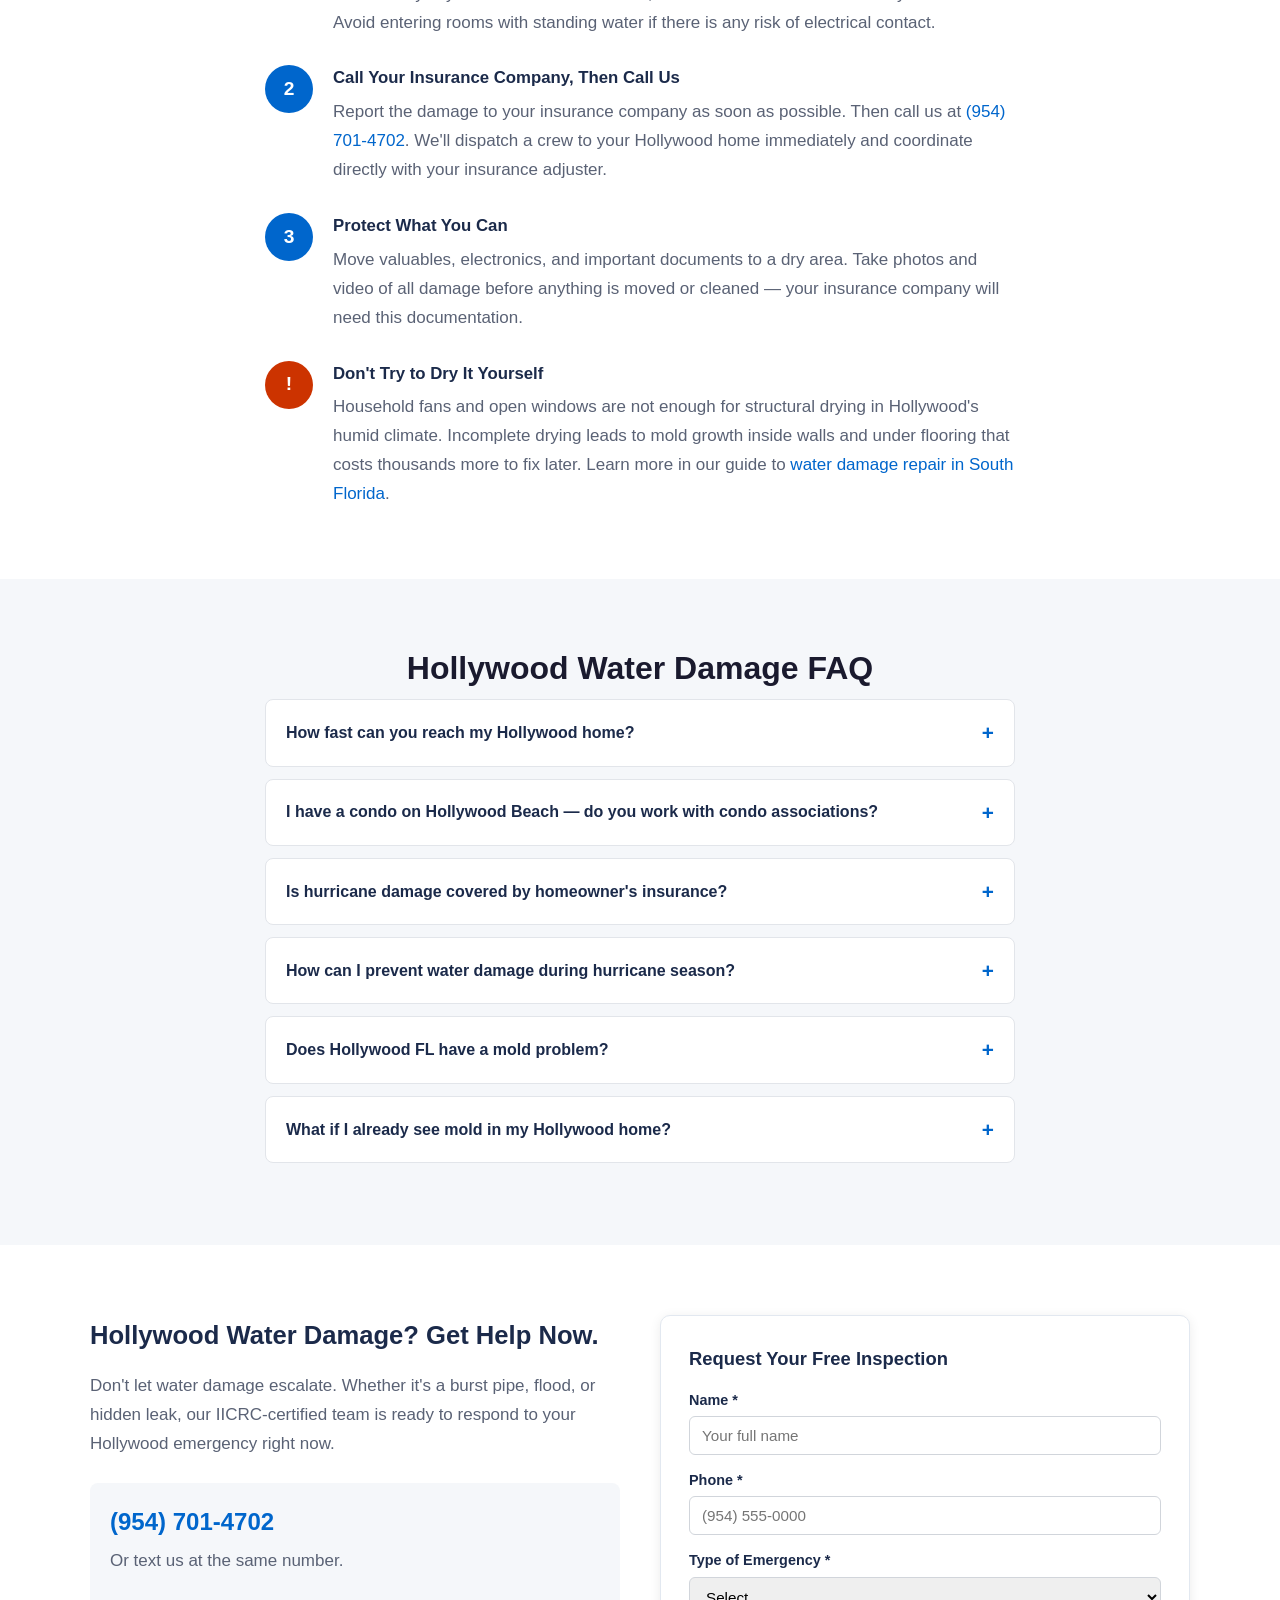
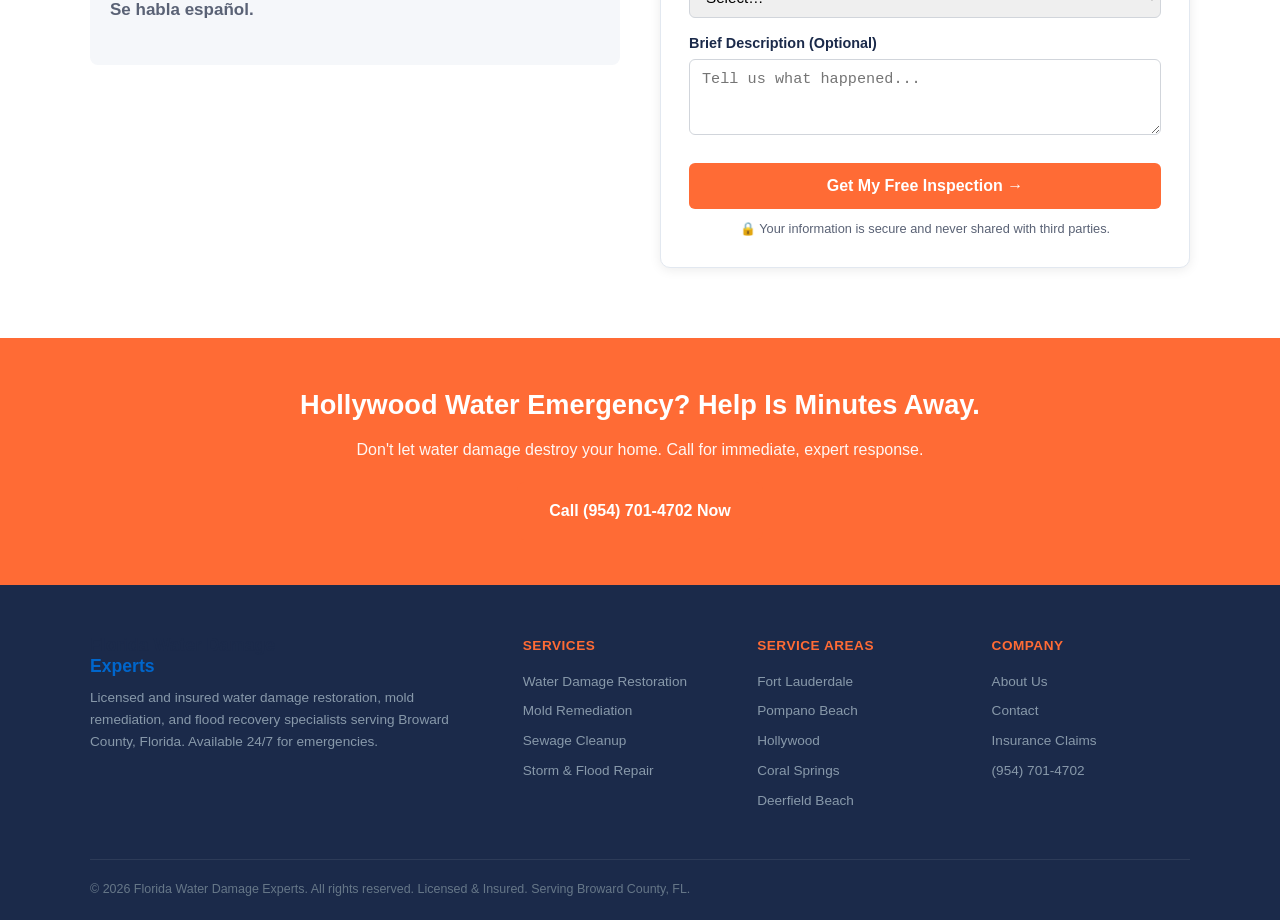
<file: hollywood.html>
<!DOCTYPE html>
<html lang="en">
<head>
<meta charset="UTF-8">
<meta name="viewport" content="width=device-width, initial-scale=1.0">
<title>Water Damage Restoration Hollywood FL | Trusted Local Pros</title>
<meta name="description" content="Hollywood FL water damage restoration and mold remediation. IICRC-certified local team, 60-min response, insurance billing. Serving 33019–33024. Call 24/7.">
<link rel="stylesheet" href="styles.css">
<link rel="canonical" href="https://floridawaterdamageexperts.com/hollywood.html">
<meta property="og:title" content="Water Damage Restoration Hollywood FL | Trusted Local Pros">
<meta property="og:description" content="Hollywood FL water damage restoration and mold remediation. IICRC-certified local team, 60-min response, insurance billing. Serving 33019-33024. Call 24/7.">
<meta property="og:url" content="https://floridawaterdamageexperts.com/hollywood.html">
<meta property="og:type" content="website">
<script type="application/ld+json">
{
  "@context": "https://schema.org",
  "@type": "EmergencyService",
  "name": "Florida Water Damage Experts - Hollywood",
  "image": "https://floridawaterdamageexperts.com/logo.png",
  "url": "https://floridawaterdamageexperts.com/hollywood.html",
  "telephone": "(954) 701-4702",
  "address": {
    "@type": "PostalAddress",
    "addressLocality": "Hollywood",
    "addressRegion": "FL",
    "postalCode": "33020",
    "addressCountry": "US"
  },
  "areaServed": [
    {
      "@type": "City",
      "name": "Hollywood",
      "sameAs": "https://en.wikipedia.org/wiki/Hollywood,_Florida"
    },
    { "@type": "PostalAddress", "postalCode": "33019" },
    { "@type": "PostalAddress", "postalCode": "33020" },
    { "@type": "PostalAddress", "postalCode": "33021" },
    { "@type": "PostalAddress", "postalCode": "33022" },
    { "@type": "PostalAddress", "postalCode": "33023" },
    { "@type": "PostalAddress", "postalCode": "33024" }
  ],
  "openingHoursSpecification": {
    "@type": "OpeningHoursSpecification",
    "dayOfWeek": ["Monday","Tuesday","Wednesday","Thursday","Friday","Saturday","Sunday"],
    "opens": "00:00",
    "closes": "23:59"
  },
  "priceRange": "$$"
}
</script>
<script type="application/ld+json">
{
  "@context": "https://schema.org",
  "@type": "FAQPage",
  "mainEntity": [
    {
      "@type": "Question",
      "name": "How fast can you reach my Hollywood home?",
      "acceptedAnswer": {
        "@type": "Answer",
        "text": "We can typically reach Hollywood properties within 30 to 50 minutes. Our crews are positioned throughout Broward County and respond 24/7, including weekends and holidays."
      }
    },
    {
      "@type": "Question",
      "name": "I have a condo on Hollywood Beach — do you work with condo associations?",
      "acceptedAnswer": {
        "@type": "Answer",
        "text": "Yes. We regularly work in Hollywood Beach condos and coordinate directly with condo associations and property managers to ensure all repairs meet building requirements and HOA standards."
      }
    },
    {
      "@type": "Question",
      "name": "Is hurricane damage covered by homeowner's insurance?",
      "acceptedAnswer": {
        "@type": "Answer",
        "text": "Wind damage from hurricanes is typically covered by your homeowner's insurance policy. However, flood damage requires a separate flood insurance policy. Many Hollywood homeowners don't realize this distinction until it's too late."
      }
    },
    {
      "@type": "Question",
      "name": "How can I prevent water damage during hurricane season?",
      "acceptedAnswer": {
        "@type": "Answer",
        "text": "Get a roof inspection before hurricane season, clean your gutters and downspouts, know where your main water shut-off valve is, and make sure your sump pump is working. Consider flood barriers if you're in a low-lying area of Hollywood."
      }
    },
    {
      "@type": "Question",
      "name": "Does Hollywood FL have a mold problem?",
      "acceptedAnswer": {
        "@type": "Answer",
        "text": "Yes. Hollywood's year-round humidity levels above 70% create ideal conditions for mold growth. Any water intrusion — even a small leak — can lead to mold within 24 to 48 hours if not properly dried."
      }
    },
    {
      "@type": "Question",
      "name": "What if I already see mold in my Hollywood home?",
      "acceptedAnswer": {
        "@type": "Answer",
        "text": "Don't disturb it. Disturbing mold can release spores into the air and spread contamination to other areas. Call us for a professional mold inspection and remediation plan."
      }
    }
  ]
}
</script>
<script type="application/ld+json">
{
  "@context": "https://schema.org",
  "@type": "BreadcrumbList",
  "itemListElement": [
    {
      "@type": "ListItem",
      "position": 1,
      "name": "Home",
      "item": "https://floridawaterdamageexperts.com/"
    },
    {
      "@type": "ListItem",
      "position": 2,
      "name": "Hollywood FL Water Damage Restoration",
      "item": "https://floridawaterdamageexperts.com/hollywood.html"
    }
  ]
}
</script>
</head>
<body>

<!-- UTILITY BAR -->
<div class="utility-bar">
  <div class="container utility-bar-inner">
    <span>24/7 Emergency Service | Licensed, Bonded &amp; Insured | IICRC Certified</span>
    <span><a href="tel:+19547014702">(954) 701-4702</a> | Se Habla Espa&ntilde;ol</span>
  </div>
</div>

<!-- HEADER -->
<header class="site-header">
  <div class="header-main">
    <a href="index.html" class="logo">Florida Water Damage<br><span>Experts</span></a>
    <nav class="nav-links" id="navLinks">
      <a href="index.html">Services</a>
      <div class="dropdown">
        <a href="#" class="dropdown-label" onclick="this.parentElement.classList.toggle('active');return false;">Service Areas &#9662;</a>
        <div class="dropdown-menu">
          <a href="fort-lauderdale.html">Fort Lauderdale</a>
          <a href="pompano-beach.html">Pompano Beach</a>
          <a href="hollywood.html">Hollywood</a>
          <a href="coral-springs.html">Coral Springs</a>
          <a href="deerfield-beach.html">Deerfield Beach</a>
        </div>
      </div>
      <a href="about.html">About Us</a>
      <a href="insurance-claims.html">Insurance Claims</a>
      <a href="reviews.html">Reviews</a>
    </nav>
    <div class="header-phone">
      <a href="tel:+19547014702" class="phone-number">(954) 701-4702</a>
      <a href="contact.html" class="btn">Get Free Inspection</a>
    </div>
    <button class="nav-toggle" onclick="document.getElementById('navLinks').classList.toggle('active')" aria-label="Toggle menu">&#9776;</button>
  </div>
</header>

<!-- BREADCRUMB -->
<nav class="breadcrumb" style="padding:12px 0;background:#f5f7fa;font-size:.85rem;">
  <div class="container">
    <a href="index.html" style="color:#0066CC;">Home</a> <span style="color:#5A6275;margin:0 6px;">/</span> <span style="color:#5A6275;">Hollywood FL Water Damage Restoration</span>
  </div>
</nav>

<!-- HERO -->
<section class="hero">
  <div class="container">
    <h1>Water Damage Restoration in <span class="highlight">Hollywood, FL</span></h1>
    <p class="hero-sub">Hollywood's trusted water damage and mold remediation specialists. Locally operated, fully licensed, and on your doorstep in under 60 minutes. As <a href="index.html" style="color:#fff;text-decoration:underline;">Broward County water damage experts</a>, your home can't wait &mdash; neither do we.</p>
    <a href="tel:+19547014702" class="btn">Call (954) 701-4702 Now</a>
    <a href="contact.html" class="btn btn-outline" style="margin-left:12px;">Get Free Assessment</a>
  </div>
</section>

<!-- LEAD FORM (TOP) -->
<section class="section" id="lead-form">
  <div class="container">
    <div class="form-section-grid" style="display:grid;grid-template-columns:1fr 1fr;gap:40px;align-items:start;">
      <div class="form-copy">
        <h2 style="font-size:1.6rem;color:#1B2A4A;margin-bottom:16px;">Hollywood Water Damage? Get Help Now.</h2>
        <p style="color:#5A6275;line-height:1.7;margin-bottom:20px;">Every minute water sits in your Hollywood home, damage spreads. Drywall absorbs moisture, mold begins forming, and repair costs climb. Contact us now and we'll have a certified technician at your door fast.</p>
        <div class="form-phone-block" style="background:#f5f7fa;padding:20px;border-radius:8px;">
          <a href="tel:+19547014702" style="font-size:1.5rem;font-weight:700;color:#0066CC;text-decoration:none;">(954) 701-4702</a>
          <p style="color:#5A6275;margin-top:6px;">Or text us at the same number.</p>
          <p style="color:#5A6275;"><strong>Se habla espa&ntilde;ol.</strong></p>
        </div>
      </div>
      <div class="lead-form-card" style="background:#fff;padding:28px;border-radius:10px;box-shadow:0 2px 12px rgba(0,0,0,0.08);">
        <form data-lead-form data-source="hollywood">
          <h3 style="font-size:1.15rem;color:#1B2A4A;margin-bottom:16px;">Request Your Free Inspection</h3>
          <div style="margin-bottom:14px;">
            <label for="name" style="display:block;font-weight:600;color:#1B2A4A;margin-bottom:4px;font-size:.9rem;">Name *</label>
            <input type="text" id="name" name="name" required placeholder="Your full name" style="width:100%;padding:10px 12px;border:1px solid #d1d5db;border-radius:6px;font-size:.95rem;box-sizing:border-box;">
          </div>
          <div style="margin-bottom:14px;">
            <label for="phone" style="display:block;font-weight:600;color:#1B2A4A;margin-bottom:4px;font-size:.9rem;">Phone *</label>
            <input type="tel" id="phone" name="phone" required placeholder="(954) 555-0000" style="width:100%;padding:10px 12px;border:1px solid #d1d5db;border-radius:6px;font-size:.95rem;box-sizing:border-box;">
          </div>
          <div style="margin-bottom:14px;">
            <label for="emergency-type" style="display:block;font-weight:600;color:#1B2A4A;margin-bottom:4px;font-size:.9rem;">Type of Emergency *</label>
            <select id="emergency-type" name="emergency_type" required style="width:100%;padding:10px 12px;border:1px solid #d1d5db;border-radius:6px;font-size:.95rem;box-sizing:border-box;">
              <option value="">Select&hellip;</option>
              <option value="Water Damage">Water Damage</option>
              <option value="Mold">Mold</option>
              <option value="Flood">Flood</option>
              <option value="Fire">Fire</option>
              <option value="Other">Other</option>
            </select>
          </div>
          <div style="margin-bottom:14px;">
            <label for="description" style="display:block;font-weight:600;color:#1B2A4A;margin-bottom:4px;font-size:.9rem;">Brief Description (Optional)</label>
            <textarea id="description" name="description" rows="3" placeholder="Tell us what happened..." style="width:100%;padding:10px 12px;border:1px solid #d1d5db;border-radius:6px;font-size:.95rem;box-sizing:border-box;"></textarea>
          </div>
          <button type="submit" class="btn btn-orange" style="width:100%;padding:14px;font-size:1rem;border:none;border-radius:6px;cursor:pointer;">Get My Free Inspection &rarr;</button>
          <p style="font-size:.8rem;color:#5A6275;text-align:center;margin-top:10px;">&#128274; Your information is secure and never shared with third parties.</p>
        </form>
      </div>
    </div>
  </div>
</section>

<!-- SERVICES -->
<section class="section section-gray">
  <div class="container">
    <h2 class="section-title text-center">Our Hollywood, FL Services</h2>
    <div class="location-services">
      <div class="location-service">
        <h3>Emergency Water Extraction</h3>
        <p>When water invades your Hollywood home, fast extraction prevents catastrophic damage to flooring, drywall, and personal belongings. We arrive with industrial equipment ready to go.</p>
      </div>
      <div class="location-service">
        <h3>Mold Remediation</h3>
        <p>Hollywood's humidity makes mold a year-round threat. We perform comprehensive mold inspections, containment, removal, and prevention to keep your family safe.</p>
      </div>
      <div class="location-service">
        <h3>Flood Damage Recovery</h3>
        <p>Hollywood's low elevation makes it vulnerable to flooding. From tropical storms to infrastructure failures, we provide complete flood cleanup, drying, and restoration.</p>
      </div>
      <div class="location-service">
        <h3>Structural Drying</h3>
        <p>Trapped moisture leads to rot, mold, and structural failure. Our monitored drying process uses commercial dehumidifiers and air movers to ensure your home is completely dry.</p>
      </div>
      <div class="location-service">
        <h3>Leak Detection</h3>
        <p>Hollywood homes face hidden leak risks from aging plumbing and shifting foundations. Our non-destructive detection methods find the source without unnecessary damage to your property.</p>
      </div>
      <div class="location-service">
        <h3>Insurance Claims Support</h3>
        <p>We provide thorough documentation including photos, moisture maps, and damage reports. Our team works alongside your insurance company to ensure a smooth claims process.</p>
      </div>
    </div>
  </div>
</section>

<!-- WHY WATER DAMAGE IS SO COMMON IN HOLLYWOOD, FL -->
<section class="section">
  <div class="container">
    <h2 class="section-title text-center">Why Water Damage Is So Common in Hollywood, FL</h2>
    <div style="max-width:800px;margin:0 auto;color:#5A6275;line-height:1.8;">
      <p style="margin-bottom:18px;">Hollywood is the second-largest city in Broward County, with more than 153,000 residents spread across neighborhoods that range from beachfront high-rises to inland single-family communities. That diversity means water damage takes many forms here, and almost no neighborhood is immune.</p>
      <p style="margin-bottom:18px;">The beachside areas &mdash; primarily zip codes 33019 and 33020 &mdash; face the highest risk from coastal flooding. Storm surge, king tides, and heavy tropical rainfall regularly push water into properties along the Broadwalk and Hollywood Beach. These areas sit in FEMA-designated flood zones where even moderate storms can cause significant water intrusion.</p>
      <p style="margin-bottom:18px;">Inland neighborhoods like Hollywood Hills (33021), Emerald Hills (33021), and the western communities in 33023 and 33024 face different but equally serious challenges. Many homes in these areas were built in the 1960s and 1970s with plumbing systems that have been deteriorating for decades. Cast iron drain lines corrode from the inside out, and polybutylene supply lines become brittle and crack without warning.</p>
      <p>Hollywood's proximity to the C-10 canal, the South Fork of the New River, and the Intracoastal Waterway creates additional flood exposure during heavy rain events. When these waterways rise, low-lying streets and properties take the hit first. If your Hollywood home has experienced any water intrusion, <a href="contact.html" style="color:#0066CC;">contact us for emergency help</a> before the damage spreads.</p>
    </div>
  </div>
</section>

<!-- WHY CHOOSE US -->
<section class="section section-gray">
  <div class="container text-center">
    <h2 class="section-title">Why Hollywood Homeowners Trust Us</h2>
    <div class="features-grid">
      <div class="feature-card">
        <h3>Fast Hollywood Response</h3>
        <p>With crews positioned near Hollywood, we guarantee rapid arrival. Water damage gets exponentially worse with time &mdash; our speed protects your investment.</p>
      </div>
      <div class="feature-card">
        <h3>South Florida Specialists</h3>
        <p>We understand Hollywood's unique challenges: high water tables, hurricane-prone construction, tropical humidity, and the specific building materials used in local homes.</p>
      </div>
      <div class="feature-card">
        <h3>End-to-End Service</h3>
        <p>Water extraction, drying, mold treatment, repairs, and reconstruction &mdash; we handle everything. You deal with one team from start to finish.</p>
      </div>
    </div>
  </div>
</section>

<!-- COMMON CAUSES -->
<section class="section">
  <div class="container text-center">
    <h2 class="section-title">Common Water Damage Causes in Hollywood</h2>
    <div class="features-grid">
      <div class="feature-card">
        <h3>Low Elevation &amp; Storm Flooding</h3>
        <p>Hollywood's low-lying geography and proximity to the Intracoastal make it especially vulnerable to flooding during heavy rains and tropical weather events.</p>
      </div>
      <div class="feature-card">
        <h3>Aging Infrastructure</h3>
        <p>Many Hollywood homes and condos have older plumbing systems that are prone to sudden failures, causing significant water damage to multiple units at once.</p>
      </div>
      <div class="feature-card">
        <h3>Roof Leaks &amp; Wind Damage</h3>
        <p>Hollywood's exposure to coastal winds weakens roofing over time. Even minor roof damage can allow water intrusion that goes unnoticed until serious damage has occurred.</p>
      </div>
    </div>
  </div>
</section>

<!-- HOLLYWOOD NEIGHBORHOODS WE SERVE -->
<section class="section section-gray">
  <div class="container">
    <h2 class="section-title text-center">Hollywood Neighborhoods We Serve</h2>
    <div style="display:grid;grid-template-columns:repeat(auto-fit,minmax(280px,1fr));gap:24px;margin-top:30px;">
      <div style="background:#fff;padding:24px;border-radius:10px;box-shadow:0 2px 8px rgba(0,0,0,0.06);">
        <h3 style="font-size:1.05rem;font-weight:700;color:#1B2A4A;margin-bottom:8px;">Hollywood Beach / North Beach (33019)</h3>
        <p style="color:#5A6275;line-height:1.7;">Oceanfront condos and homes along the Broadwalk face constant exposure to salt air, storm surge, and coastal flooding. Water damage here often involves saltwater intrusion that requires specialized treatment.</p>
      </div>
      <div style="background:#fff;padding:24px;border-radius:10px;box-shadow:0 2px 8px rgba(0,0,0,0.06);">
        <h3 style="font-size:1.05rem;font-weight:700;color:#1B2A4A;margin-bottom:8px;">Downtown Hollywood / Young Circle (33020)</h3>
        <p style="color:#5A6275;line-height:1.7;">The heart of Hollywood features a mix of historic buildings, newer developments, and commercial properties. Aging infrastructure and stormwater drainage issues make water damage a recurring concern.</p>
      </div>
      <div style="background:#fff;padding:24px;border-radius:10px;box-shadow:0 2px 8px rgba(0,0,0,0.06);">
        <h3 style="font-size:1.05rem;font-weight:700;color:#1B2A4A;margin-bottom:8px;">Emerald Hills (33021)</h3>
        <p style="color:#5A6275;line-height:1.7;">This upscale residential community features larger homes built primarily in the 1970s and 1980s. Aging plumbing, water heater failures, and AC condensate leaks are the most common water damage sources.</p>
      </div>
      <div style="background:#fff;padding:24px;border-radius:10px;box-shadow:0 2px 8px rgba(0,0,0,0.06);">
        <h3 style="font-size:1.05rem;font-weight:700;color:#1B2A4A;margin-bottom:8px;">Hollywood Hills (33021)</h3>
        <p style="color:#5A6275;line-height:1.7;">One of Hollywood's most established neighborhoods with mid-century homes. Original cast iron plumbing and flat roof designs create persistent water intrusion risks that require professional attention.</p>
      </div>
      <div style="background:#fff;padding:24px;border-radius:10px;box-shadow:0 2px 8px rgba(0,0,0,0.06);">
        <h3 style="font-size:1.05rem;font-weight:700;color:#1B2A4A;margin-bottom:8px;">Highland Gardens (33020)</h3>
        <p style="color:#5A6275;line-height:1.7;">A family-oriented neighborhood near downtown with homes dating back to the 1950s and 1960s. Older construction and proximity to drainage canals increase vulnerability to both plumbing failures and flooding.</p>
      </div>
      <div style="background:#fff;padding:24px;border-radius:10px;box-shadow:0 2px 8px rgba(0,0,0,0.06);">
        <h3 style="font-size:1.05rem;font-weight:700;color:#1B2A4A;margin-bottom:8px;">Washington Park (33023)</h3>
        <p style="color:#5A6275;line-height:1.7;">Located in western Hollywood, this community faces water damage risks from aging infrastructure and canal overflow during heavy rain events. Quick professional response is critical to minimize damage.</p>
      </div>
      <div style="background:#fff;padding:24px;border-radius:10px;box-shadow:0 2px 8px rgba(0,0,0,0.06);">
        <h3 style="font-size:1.05rem;font-weight:700;color:#1B2A4A;margin-bottom:8px;">Pembroke Park / West Hollywood (33023, 33024)</h3>
        <p style="color:#5A6275;line-height:1.7;">The western reaches of Hollywood feature a mix of residential and commercial properties. Proximity to canals and older construction makes these areas susceptible to flooding and plumbing-related water damage.</p>
      </div>
    </div>
    <p style="text-align:center;margin-top:30px;color:#5A6275;line-height:1.7;">We serve all Hollywood zip codes: <strong>33019, 33020, 33021, 33022, 33023, and 33024</strong>. We also provide <a href="fort-lauderdale.html" style="color:#0066CC;">Fort Lauderdale water damage restoration</a> and <a href="pompano-beach.html" style="color:#0066CC;">Pompano Beach water damage services</a> throughout Broward County.</p>
  </div>
</section>

<!-- WHAT TO DO WHEN WATER DAMAGE HITS -->
<section class="section">
  <div class="container">
    <h2 class="section-title text-center">What to Do When Water Damage Hits Your Hollywood Home</h2>
    <div style="max-width:750px;margin:0 auto;">
      <div style="display:flex;gap:20px;margin-bottom:28px;align-items:flex-start;">
        <div style="min-width:48px;height:48px;background:#0066CC;color:#fff;border-radius:50%;display:flex;align-items:center;justify-content:center;font-size:1.2rem;font-weight:700;">1</div>
        <div>
          <h3 style="font-size:1.05rem;font-weight:700;color:#1B2A4A;margin-bottom:6px;">Shut Off the Water Source</h3>
          <p style="color:#5A6275;line-height:1.7;">If the water is coming from a pipe, appliance, or fixture, turn off the water supply immediately. If you can't locate the source, shut off the main water valve to your home. Avoid entering rooms with standing water if there is any risk of electrical contact.</p>
        </div>
      </div>
      <div style="display:flex;gap:20px;margin-bottom:28px;align-items:flex-start;">
        <div style="min-width:48px;height:48px;background:#0066CC;color:#fff;border-radius:50%;display:flex;align-items:center;justify-content:center;font-size:1.2rem;font-weight:700;">2</div>
        <div>
          <h3 style="font-size:1.05rem;font-weight:700;color:#1B2A4A;margin-bottom:6px;">Call Your Insurance Company, Then Call Us</h3>
          <p style="color:#5A6275;line-height:1.7;">Report the damage to your insurance company as soon as possible. Then call us at <a href="tel:+19547014702" style="color:#0066CC;">(954) 701-4702</a>. We'll dispatch a crew to your Hollywood home immediately and coordinate directly with your insurance adjuster.</p>
        </div>
      </div>
      <div style="display:flex;gap:20px;margin-bottom:28px;align-items:flex-start;">
        <div style="min-width:48px;height:48px;background:#0066CC;color:#fff;border-radius:50%;display:flex;align-items:center;justify-content:center;font-size:1.2rem;font-weight:700;">3</div>
        <div>
          <h3 style="font-size:1.05rem;font-weight:700;color:#1B2A4A;margin-bottom:6px;">Protect What You Can</h3>
          <p style="color:#5A6275;line-height:1.7;">Move valuables, electronics, and important documents to a dry area. Take photos and video of all damage before anything is moved or cleaned &mdash; your insurance company will need this documentation.</p>
        </div>
      </div>
      <div style="display:flex;gap:20px;align-items:flex-start;">
        <div style="min-width:48px;height:48px;background:#CC3300;color:#fff;border-radius:50%;display:flex;align-items:center;justify-content:center;font-size:1.2rem;font-weight:700;">!</div>
        <div>
          <h3 style="font-size:1.05rem;font-weight:700;color:#1B2A4A;margin-bottom:6px;">Don't Try to Dry It Yourself</h3>
          <p style="color:#5A6275;line-height:1.7;">Household fans and open windows are not enough for structural drying in Hollywood's humid climate. Incomplete drying leads to mold growth inside walls and under flooring that costs thousands more to fix later. Learn more in our guide to <a href="blog/water-damage-repair-fort-lauderdale.html" style="color:#0066CC;">water damage repair in South Florida</a>.</p>
        </div>
      </div>
    </div>
  </div>
</section>

<!-- HOLLYWOOD WATER DAMAGE FAQ -->
<section class="section section-gray">
  <div class="container">
    <h2 class="section-title text-center">Hollywood Water Damage FAQ</h2>
    <div style="max-width:750px;margin:0 auto;">
      <details style="border:1px solid #e2e5ea;border-radius:8px;margin-bottom:12px;background:#fff;">
        <summary style="padding:16px 20px;font-weight:600;color:#1B2A4A;cursor:pointer;font-size:1rem;list-style:none;display:flex;justify-content:space-between;align-items:center;">How fast can you reach my Hollywood home?<span style="font-size:1.3rem;color:#0066CC;margin-left:12px;">+</span></summary>
        <div style="padding:0 20px 16px;color:#5A6275;line-height:1.7;">We can typically reach Hollywood properties within 30 to 50 minutes. Our crews are positioned throughout Broward County and respond 24/7, including weekends and holidays.</div>
      </details>
      <details style="border:1px solid #e2e5ea;border-radius:8px;margin-bottom:12px;background:#fff;">
        <summary style="padding:16px 20px;font-weight:600;color:#1B2A4A;cursor:pointer;font-size:1rem;list-style:none;display:flex;justify-content:space-between;align-items:center;">I have a condo on Hollywood Beach &mdash; do you work with condo associations?<span style="font-size:1.3rem;color:#0066CC;margin-left:12px;">+</span></summary>
        <div style="padding:0 20px 16px;color:#5A6275;line-height:1.7;">Yes. We regularly work in Hollywood Beach condos and coordinate directly with condo associations and property managers to ensure all repairs meet building requirements and HOA standards. We handle the coordination so you don't have to.</div>
      </details>
      <details style="border:1px solid #e2e5ea;border-radius:8px;margin-bottom:12px;background:#fff;">
        <summary style="padding:16px 20px;font-weight:600;color:#1B2A4A;cursor:pointer;font-size:1rem;list-style:none;display:flex;justify-content:space-between;align-items:center;">Is hurricane damage covered by homeowner's insurance?<span style="font-size:1.3rem;color:#0066CC;margin-left:12px;">+</span></summary>
        <div style="padding:0 20px 16px;color:#5A6275;line-height:1.7;">Wind damage from hurricanes is typically covered by your homeowner's insurance policy. However, flood damage requires a separate flood insurance policy. Many Hollywood homeowners don't realize this distinction until it's too late. We recommend reviewing your coverage before hurricane season.</div>
      </details>
      <details style="border:1px solid #e2e5ea;border-radius:8px;margin-bottom:12px;background:#fff;">
        <summary style="padding:16px 20px;font-weight:600;color:#1B2A4A;cursor:pointer;font-size:1rem;list-style:none;display:flex;justify-content:space-between;align-items:center;">How can I prevent water damage during hurricane season?<span style="font-size:1.3rem;color:#0066CC;margin-left:12px;">+</span></summary>
        <div style="padding:0 20px 16px;color:#5A6275;line-height:1.7;">Get a roof inspection before hurricane season, clean your gutters and downspouts, know where your main water shut-off valve is, and make sure your sump pump is working. Consider flood barriers if you're in a low-lying area of Hollywood. Trim trees near your home and secure outdoor items that could become projectiles.</div>
      </details>
      <details style="border:1px solid #e2e5ea;border-radius:8px;margin-bottom:12px;background:#fff;">
        <summary style="padding:16px 20px;font-weight:600;color:#1B2A4A;cursor:pointer;font-size:1rem;list-style:none;display:flex;justify-content:space-between;align-items:center;">Does Hollywood FL have a mold problem?<span style="font-size:1.3rem;color:#0066CC;margin-left:12px;">+</span></summary>
        <div style="padding:0 20px 16px;color:#5A6275;line-height:1.7;">Yes. Hollywood's year-round humidity levels above 70% create ideal conditions for mold growth. Any water intrusion &mdash; even a small leak &mdash; can lead to mold within 24 to 48 hours if not properly dried. Regular inspection and prompt response to any water issues are essential.</div>
      </details>
      <details style="border:1px solid #e2e5ea;border-radius:8px;margin-bottom:12px;background:#fff;">
        <summary style="padding:16px 20px;font-weight:600;color:#1B2A4A;cursor:pointer;font-size:1rem;list-style:none;display:flex;justify-content:space-between;align-items:center;">What if I already see mold in my Hollywood home?<span style="font-size:1.3rem;color:#0066CC;margin-left:12px;">+</span></summary>
        <div style="padding:0 20px 16px;color:#5A6275;line-height:1.7;">Don't disturb it. Disturbing mold can release spores into the air and spread contamination to other areas of your home. Call us for a professional mold inspection and remediation plan. We'll contain the affected area, remove the mold safely, and treat surfaces to prevent regrowth.</div>
      </details>
    </div>
  </div>
</section>

<!-- LEAD FORM (BOTTOM) -->
<section class="section" id="lead-form-bottom">
  <div class="container">
    <div class="form-section-grid" style="display:grid;grid-template-columns:1fr 1fr;gap:40px;align-items:start;">
      <div class="form-copy">
        <h2 style="font-size:1.6rem;color:#1B2A4A;margin-bottom:16px;">Hollywood Water Damage? Get Help Now.</h2>
        <p style="color:#5A6275;line-height:1.7;margin-bottom:20px;">Don't let water damage escalate. Whether it's a burst pipe, flood, or hidden leak, our IICRC-certified team is ready to respond to your Hollywood emergency right now.</p>
        <div class="form-phone-block" style="background:#f5f7fa;padding:20px;border-radius:8px;">
          <a href="tel:+19547014702" style="font-size:1.5rem;font-weight:700;color:#0066CC;text-decoration:none;">(954) 701-4702</a>
          <p style="color:#5A6275;margin-top:6px;">Or text us at the same number.</p>
          <p style="color:#5A6275;"><strong>Se habla espa&ntilde;ol.</strong></p>
        </div>
      </div>
      <div class="lead-form-card" style="background:#fff;padding:28px;border-radius:10px;box-shadow:0 2px 12px rgba(0,0,0,0.08);">
        <form data-lead-form data-source="hollywood">
          <h3 style="font-size:1.15rem;color:#1B2A4A;margin-bottom:16px;">Request Your Free Inspection</h3>
          <div style="margin-bottom:14px;">
            <label for="name-bottom" style="display:block;font-weight:600;color:#1B2A4A;margin-bottom:4px;font-size:.9rem;">Name *</label>
            <input type="text" id="name-bottom" name="name" required placeholder="Your full name" style="width:100%;padding:10px 12px;border:1px solid #d1d5db;border-radius:6px;font-size:.95rem;box-sizing:border-box;">
          </div>
          <div style="margin-bottom:14px;">
            <label for="phone-bottom" style="display:block;font-weight:600;color:#1B2A4A;margin-bottom:4px;font-size:.9rem;">Phone *</label>
            <input type="tel" id="phone-bottom" name="phone" required placeholder="(954) 555-0000" style="width:100%;padding:10px 12px;border:1px solid #d1d5db;border-radius:6px;font-size:.95rem;box-sizing:border-box;">
          </div>
          <div style="margin-bottom:14px;">
            <label for="emergency-type-bottom" style="display:block;font-weight:600;color:#1B2A4A;margin-bottom:4px;font-size:.9rem;">Type of Emergency *</label>
            <select id="emergency-type-bottom" name="emergency_type" required style="width:100%;padding:10px 12px;border:1px solid #d1d5db;border-radius:6px;font-size:.95rem;box-sizing:border-box;">
              <option value="">Select&hellip;</option>
              <option value="Water Damage">Water Damage</option>
              <option value="Mold">Mold</option>
              <option value="Flood">Flood</option>
              <option value="Fire">Fire</option>
              <option value="Other">Other</option>
            </select>
          </div>
          <div style="margin-bottom:14px;">
            <label for="description-bottom" style="display:block;font-weight:600;color:#1B2A4A;margin-bottom:4px;font-size:.9rem;">Brief Description (Optional)</label>
            <textarea id="description-bottom" name="description" rows="3" placeholder="Tell us what happened..." style="width:100%;padding:10px 12px;border:1px solid #d1d5db;border-radius:6px;font-size:.95rem;box-sizing:border-box;"></textarea>
          </div>
          <button type="submit" class="btn btn-orange" style="width:100%;padding:14px;font-size:1rem;border:none;border-radius:6px;cursor:pointer;">Get My Free Inspection &rarr;</button>
          <p style="font-size:.8rem;color:#5A6275;text-align:center;margin-top:10px;">&#128274; Your information is secure and never shared with third parties.</p>
        </form>
      </div>
    </div>
  </div>
</section>

<!-- FINAL CTA -->
<section class="final-cta">
  <div class="container text-center">
    <h2>Hollywood Water Emergency? Help Is Minutes Away.</h2>
    <p>Don't let water damage destroy your home. Call for immediate, expert response.</p>
    <a href="tel:+19547014702" class="btn">Call (954) 701-4702 Now</a>
  </div>
</section>

<!-- FOOTER -->
<footer class="site-footer">
  <div class="container">
    <div class="footer-grid">
      <div class="footer-brand">
        <div class="logo">Florida Water Damage<br><span>Experts</span></div>
        <p>Licensed and insured water damage restoration, mold remediation, and flood recovery specialists serving Broward County, Florida. Available 24/7 for emergencies.</p>
      </div>
      <div class="footer-col">
        <h4>Services</h4>
        <a href="index.html" title="Water Damage Restoration Services in Broward County">Water Damage Restoration</a>
        <a href="index.html" title="Mold Inspection and Remediation Services">Mold Remediation</a>
        <a href="index.html" title="Emergency Sewage Cleanup in Broward County">Sewage Cleanup</a>
        <a href="index.html" title="Storm and Flood Damage Repair in South Florida">Storm &amp; Flood Repair</a>
      </div>
      <div class="footer-col">
        <h4>Service Areas</h4>
        <a href="fort-lauderdale.html">Fort Lauderdale</a>
        <a href="pompano-beach.html">Pompano Beach</a>
        <a href="hollywood.html">Hollywood</a>
        <a href="coral-springs.html">Coral Springs</a>
        <a href="deerfield-beach.html">Deerfield Beach</a>
      </div>
      <div class="footer-col">
        <h4>Company</h4>
        <a href="about.html">About Us</a>
        <a href="contact.html">Contact</a>
        <a href="insurance-claims.html">Insurance Claims</a>
        <a href="tel:+19547014702">(954) 701-4702</a>
      </div>
    </div>
    <div class="footer-bottom">&copy; 2026 Florida Water Damage Experts. All rights reserved. Licensed &amp; Insured. Serving Broward County, FL.</div>
  </div>
</footer>

<!-- MOBILE STICKY CTA -->
<div class="mobile-sticky-cta">
  <a href="tel:+19547014702" class="btn">Call (954) 701-4702</a>
</div>

<script src="leads.js"></script>
</body>
</html>
</file>
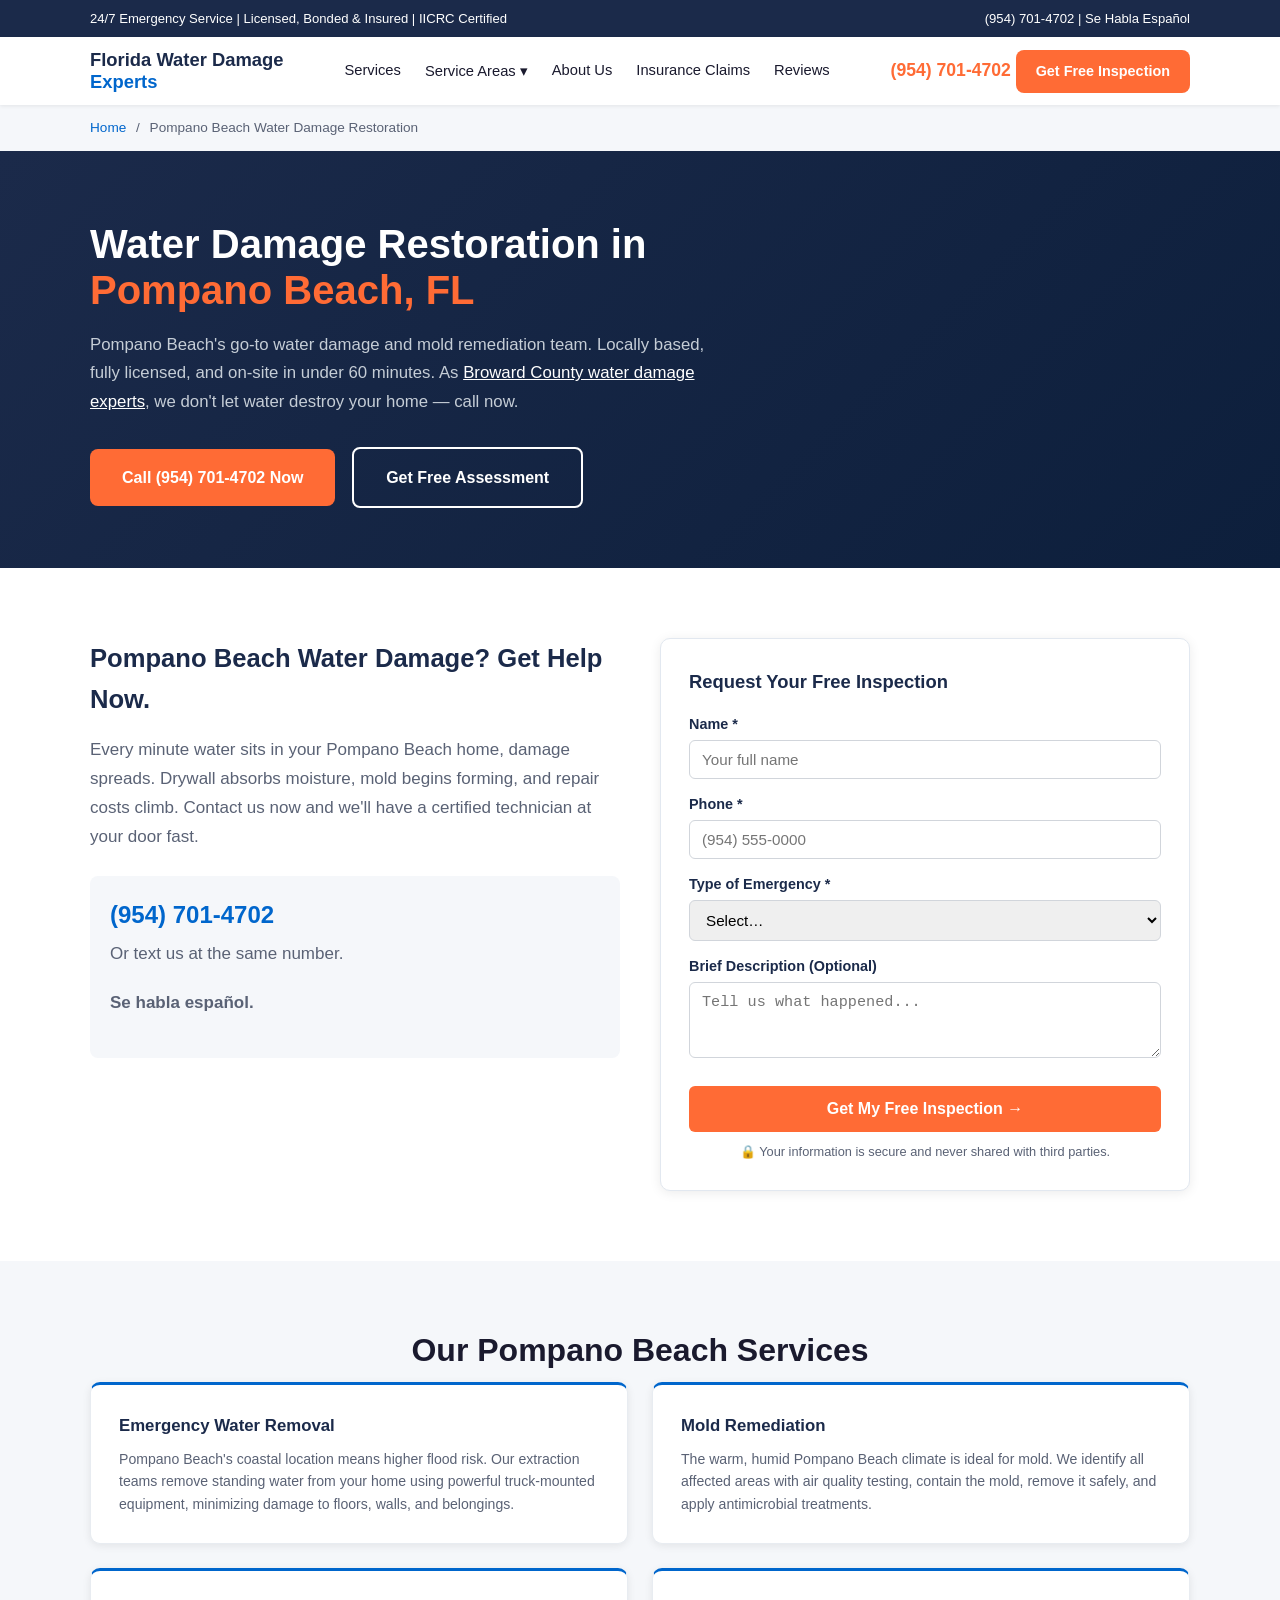
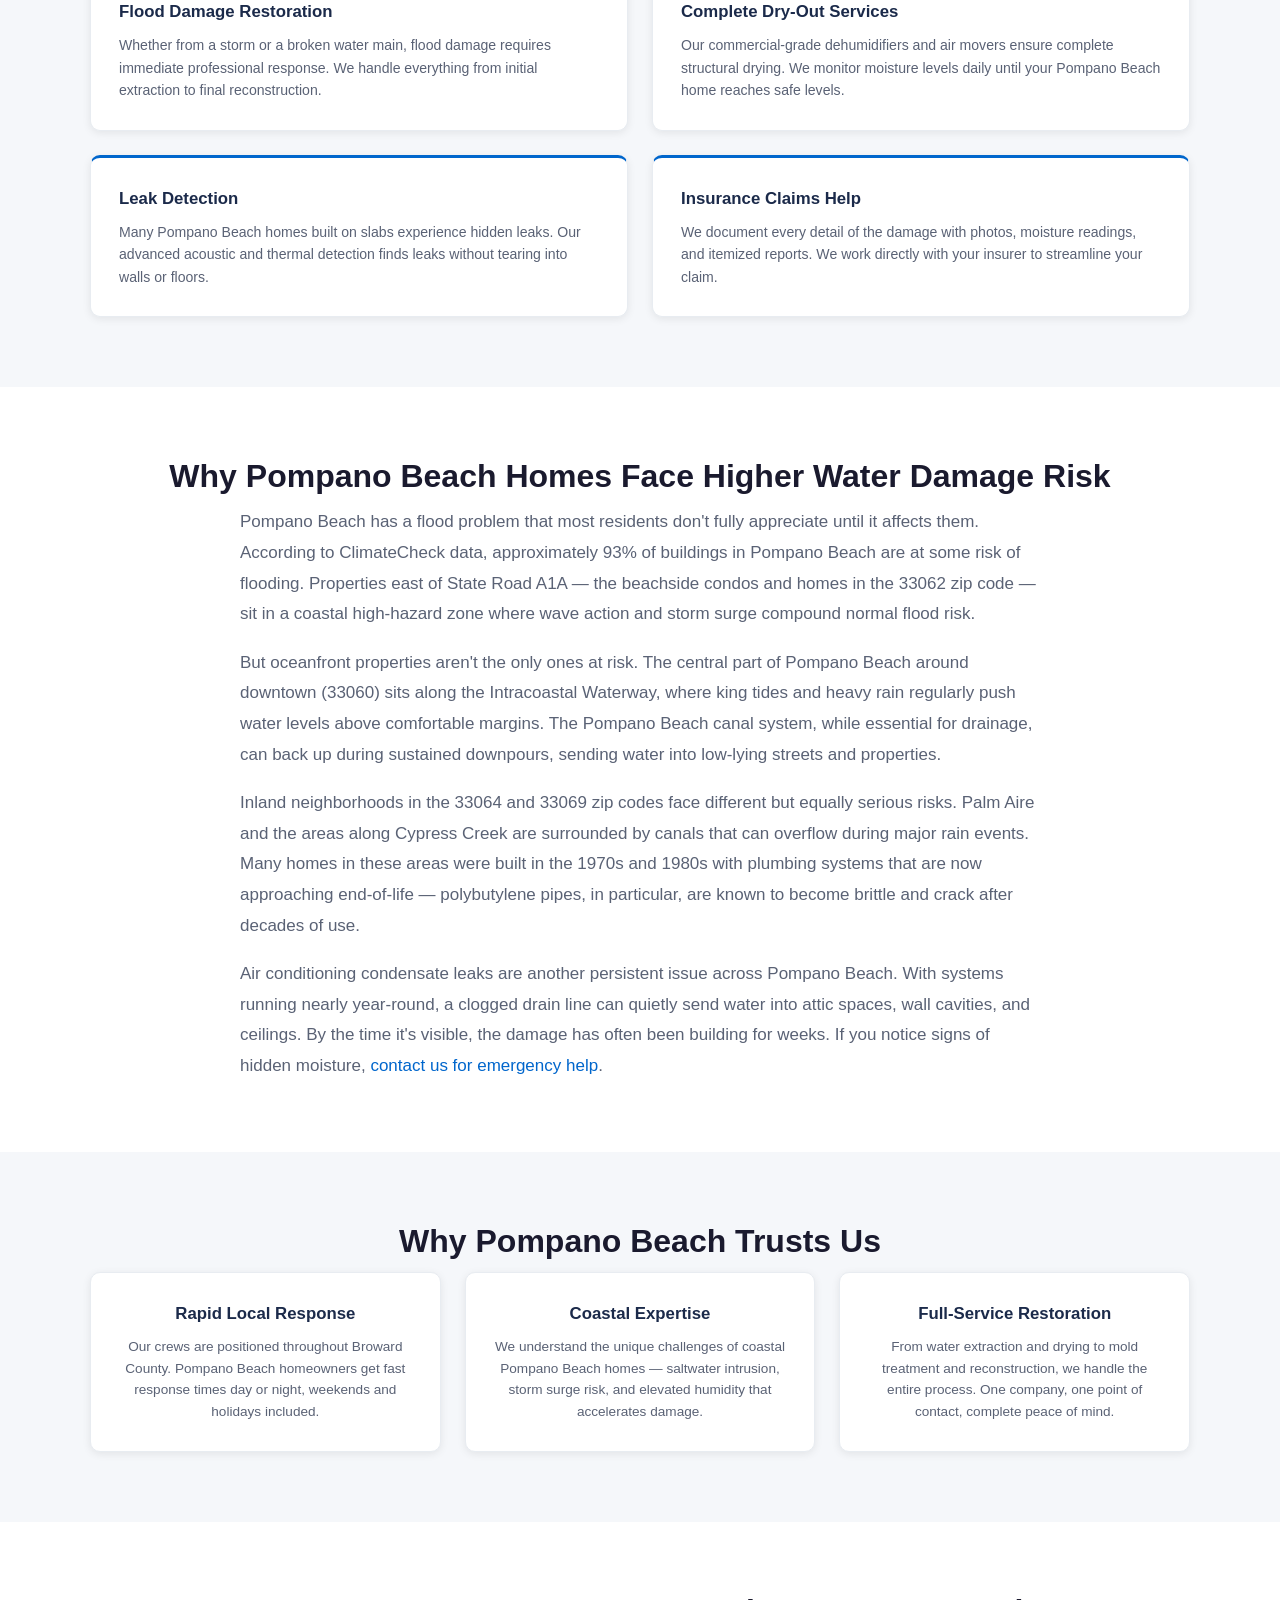
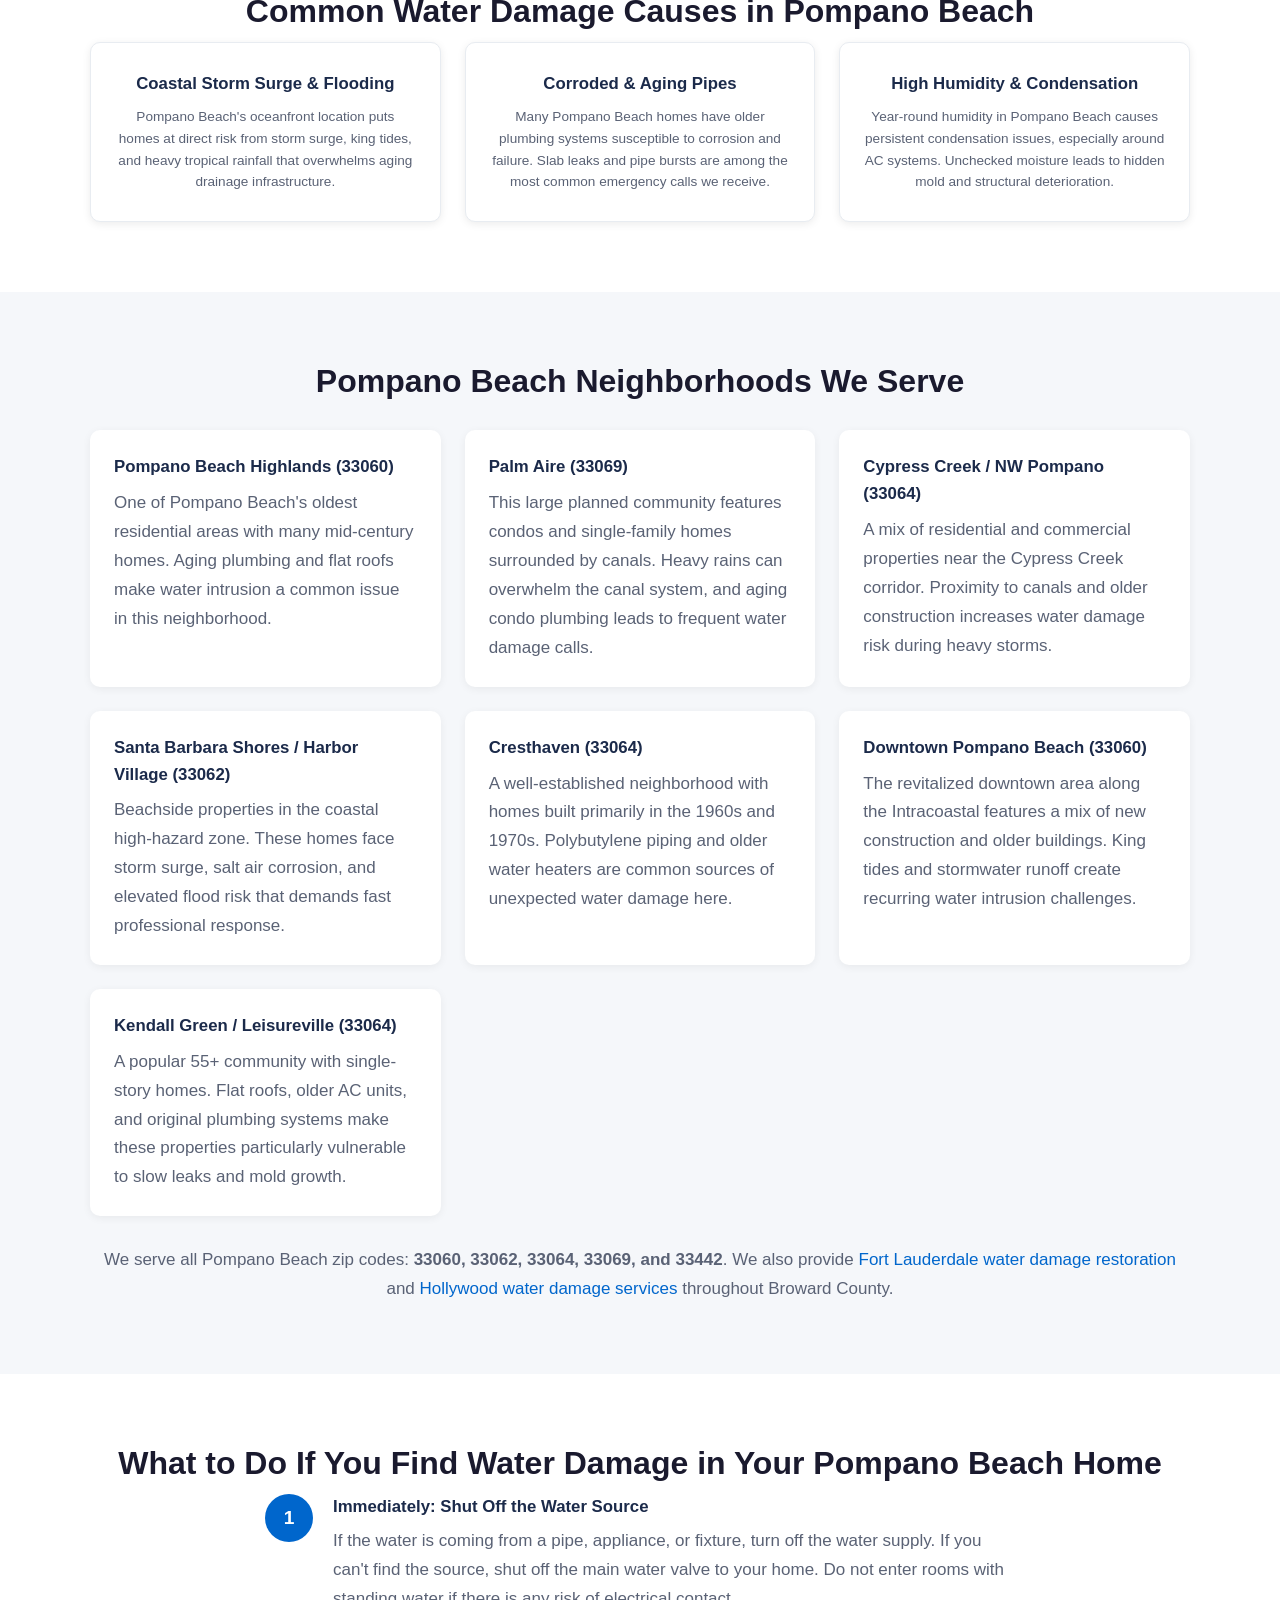
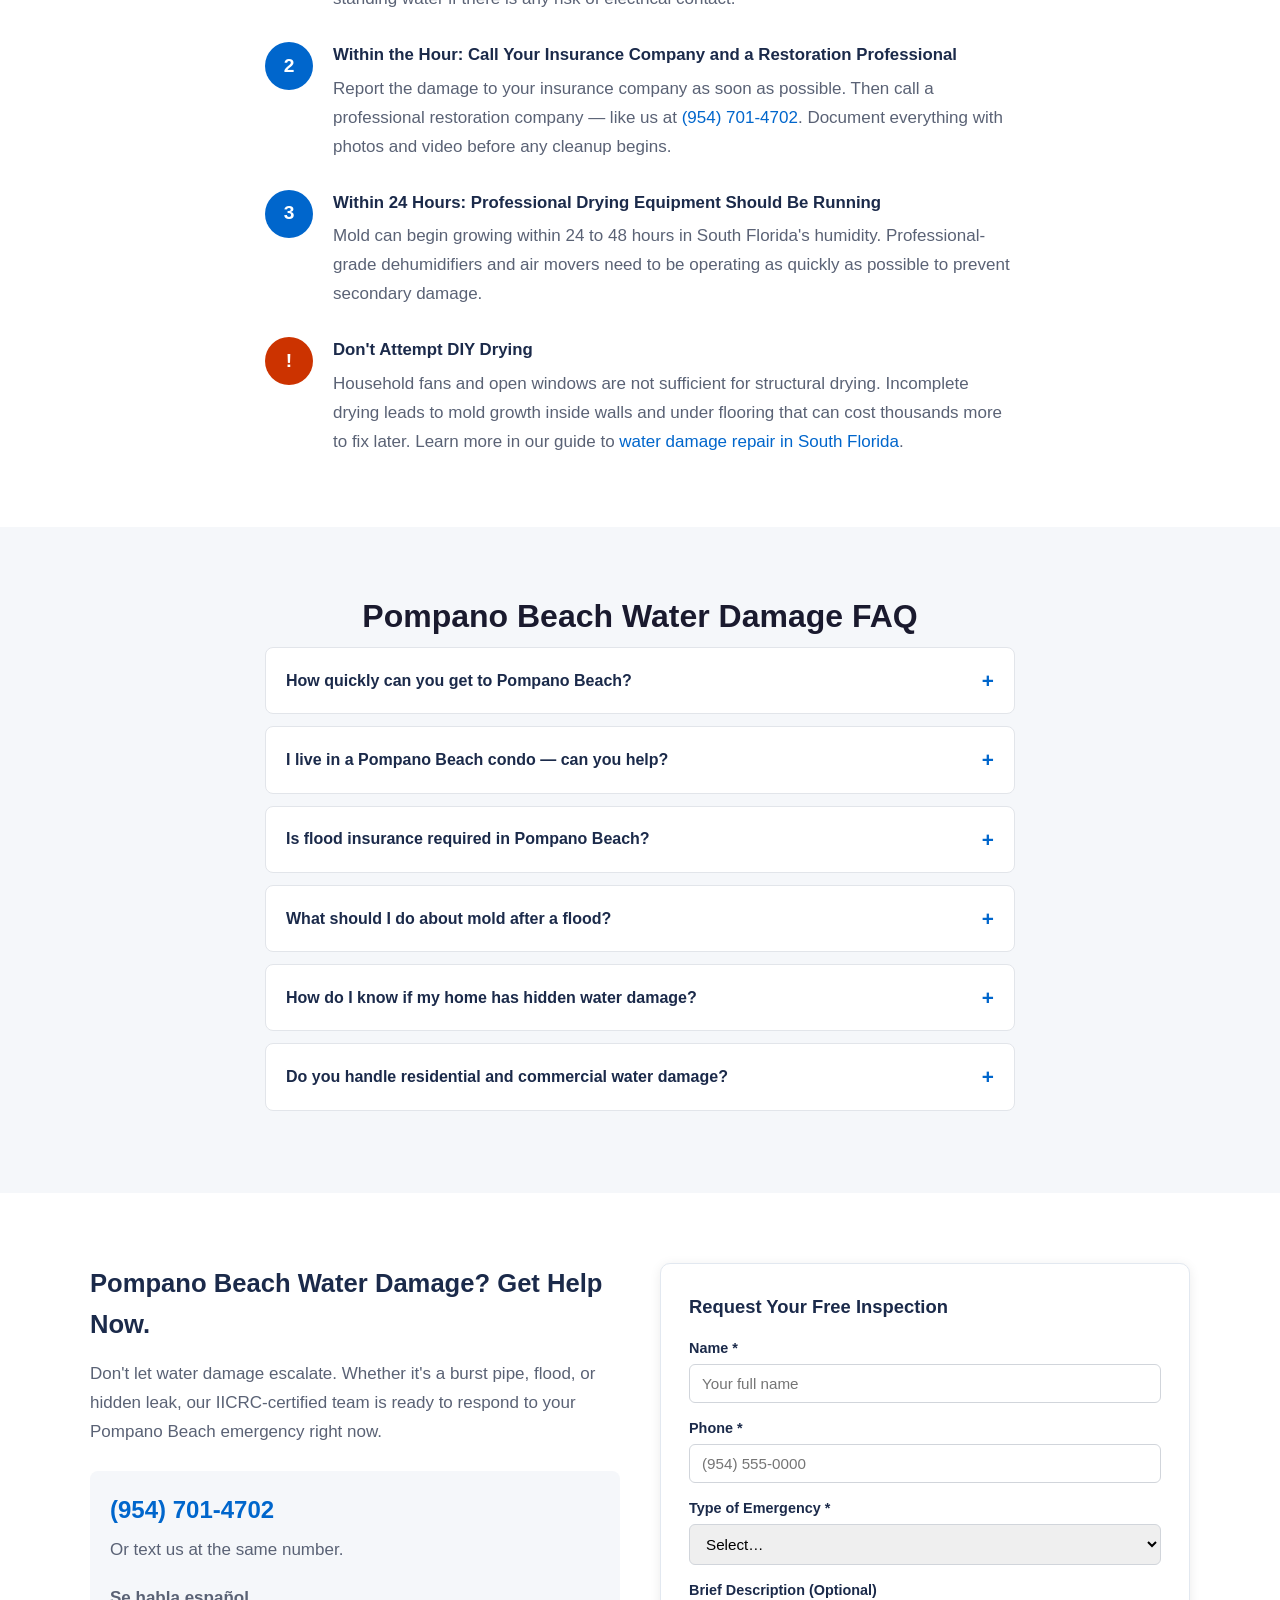
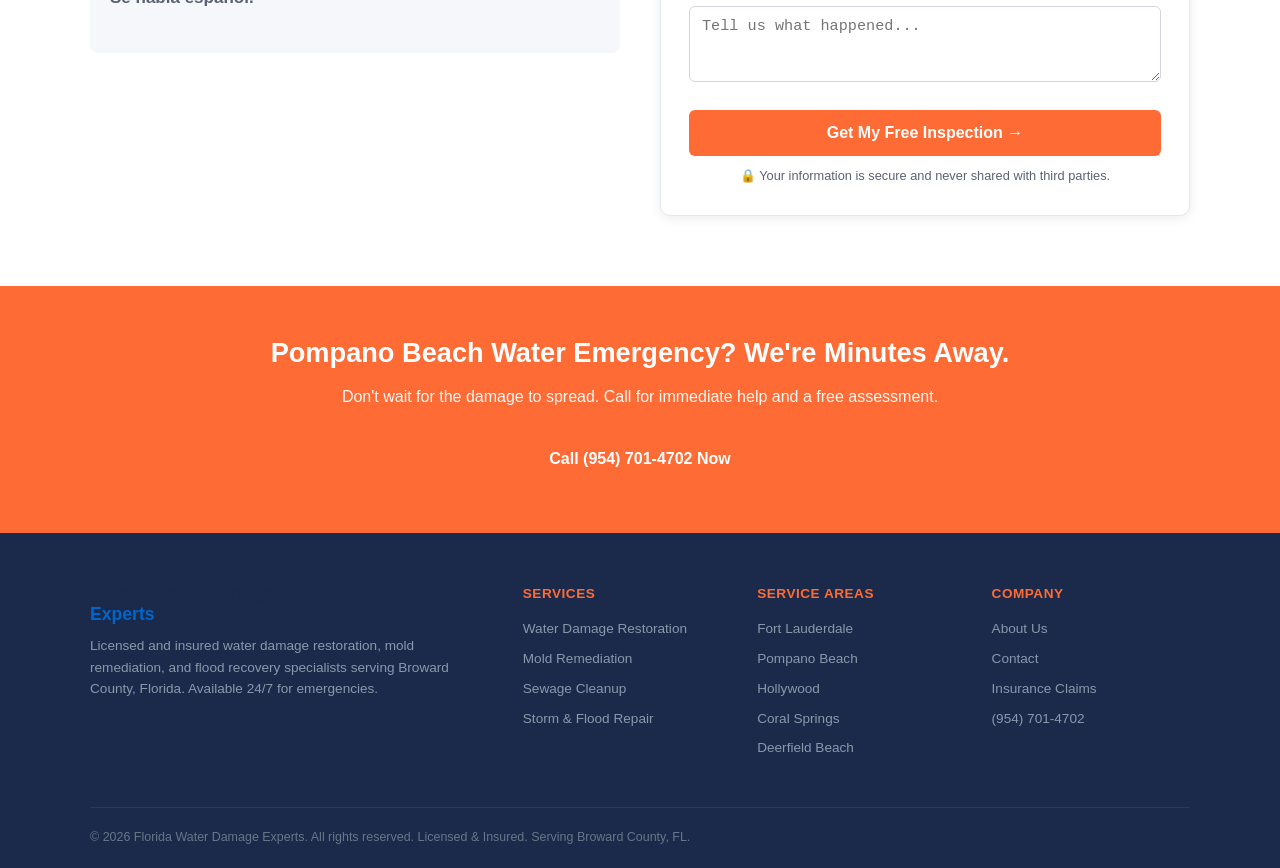
<file: pompano-beach.html>
<!DOCTYPE html>
<html lang="en">
<head>
<meta charset="UTF-8">
<meta name="viewport" content="width=device-width, initial-scale=1.0">
<title>Water Damage Restoration Pompano Beach FL | Local 24/7 Experts</title>
<meta name="description" content="Pompano Beach water damage restoration by local Broward County experts. Fast response, IICRC-certified, direct insurance billing. Serving 33060–33069. Call now.">
<link rel="stylesheet" href="styles.css">
<link rel="canonical" href="https://floridawaterdamageexperts.com/pompano-beach.html">
<meta property="og:title" content="Water Damage Restoration Pompano Beach FL | Local 24/7 Experts">
<meta property="og:description" content="Pompano Beach water damage restoration by local Broward County experts. Fast response, IICRC-certified, direct insurance billing. Serving 33060-33069. Call now.">
<meta property="og:url" content="https://floridawaterdamageexperts.com/pompano-beach.html">
<meta property="og:type" content="website">
<script type="application/ld+json">
{
  "@context": "https://schema.org",
  "@type": "EmergencyService",
  "name": "Florida Water Damage Experts - Pompano Beach",
  "image": "https://floridawaterdamageexperts.com/logo.png",
  "url": "https://floridawaterdamageexperts.com/pompano-beach.html",
  "telephone": "(954) 701-4702",
  "address": {
    "@type": "PostalAddress",
    "addressLocality": "Pompano Beach",
    "addressRegion": "FL",
    "postalCode": "33060",
    "addressCountry": "US"
  },
  "areaServed": [
    {
      "@type": "City",
      "name": "Pompano Beach",
      "sameAs": "https://en.wikipedia.org/wiki/Pompano_Beach,_Florida"
    },
    { "@type": "PostalAddress", "postalCode": "33060" },
    { "@type": "PostalAddress", "postalCode": "33062" },
    { "@type": "PostalAddress", "postalCode": "33064" },
    { "@type": "PostalAddress", "postalCode": "33069" },
    { "@type": "PostalAddress", "postalCode": "33442" }
  ],
  "openingHoursSpecification": {
    "@type": "OpeningHoursSpecification",
    "dayOfWeek": ["Monday","Tuesday","Wednesday","Thursday","Friday","Saturday","Sunday"],
    "opens": "00:00",
    "closes": "23:59"
  },
  "priceRange": "$$"
}
</script>
<script type="application/ld+json">
{
  "@context": "https://schema.org",
  "@type": "FAQPage",
  "mainEntity": [
    {
      "@type": "Question",
      "name": "How quickly can you get to Pompano Beach?",
      "acceptedAnswer": {
        "@type": "Answer",
        "text": "We can typically reach Pompano Beach properties within 30 to 50 minutes. Response times are often faster for the 33060 and 33062 zip codes due to proximity to our crews."
      }
    },
    {
      "@type": "Question",
      "name": "I live in a Pompano Beach condo — can you help?",
      "acceptedAnswer": {
        "@type": "Answer",
        "text": "Yes. We regularly work in Pompano Beach condos and coordinate directly with HOAs and property management companies to ensure repairs meet building requirements."
      }
    },
    {
      "@type": "Question",
      "name": "Is flood insurance required in Pompano Beach?",
      "acceptedAnswer": {
        "@type": "Answer",
        "text": "If your Pompano Beach property is in a FEMA-designated Zone A or Zone V flood area, and you have a federally backed mortgage, flood insurance is required. Many properties near the coast and Intracoastal fall in these zones."
      }
    },
    {
      "@type": "Question",
      "name": "What should I do about mold after a flood in Pompano Beach?",
      "acceptedAnswer": {
        "@type": "Answer",
        "text": "Don't wait. Mold can begin growing within 24 to 48 hours after water exposure. Call us for a professional mold inspection so we can assess the situation and begin remediation before it spreads."
      }
    },
    {
      "@type": "Question",
      "name": "How do I know if my Pompano Beach home has hidden water damage?",
      "acceptedAnswer": {
        "@type": "Answer",
        "text": "Common signs include musty odors, discoloration on walls or ceilings, bubbling or peeling paint, warped flooring, and unexplained increases in your water bill. If you notice any of these, call for a professional inspection."
      }
    },
    {
      "@type": "Question",
      "name": "Do you handle both residential and commercial water damage in Pompano Beach?",
      "acceptedAnswer": {
        "@type": "Answer",
        "text": "Yes. We provide water damage restoration for both residential homes and commercial properties throughout Pompano Beach, including offices, retail spaces, and multi-unit buildings."
      }
    }
  ]
}
</script>
<script type="application/ld+json">
{
  "@context": "https://schema.org",
  "@type": "BreadcrumbList",
  "itemListElement": [
    {
      "@type": "ListItem",
      "position": 1,
      "name": "Home",
      "item": "https://floridawaterdamageexperts.com/"
    },
    {
      "@type": "ListItem",
      "position": 2,
      "name": "Pompano Beach Water Damage Restoration",
      "item": "https://floridawaterdamageexperts.com/pompano-beach.html"
    }
  ]
}
</script>
</head>
<body>

<!-- UTILITY BAR -->
<div class="utility-bar">
  <div class="container utility-bar-inner">
    <span>24/7 Emergency Service | Licensed, Bonded &amp; Insured | IICRC Certified</span>
    <span><a href="tel:+19547014702">(954) 701-4702</a> | Se Habla Espa&ntilde;ol</span>
  </div>
</div>

<!-- HEADER -->
<header class="site-header">
  <div class="header-main">
    <a href="index.html" class="logo">Florida Water Damage<br><span>Experts</span></a>
    <nav class="nav-links" id="navLinks">
      <a href="index.html">Services</a>
      <div class="dropdown">
        <a href="#" class="dropdown-label" onclick="this.parentElement.classList.toggle('active');return false;">Service Areas &#9662;</a>
        <div class="dropdown-menu">
          <a href="fort-lauderdale.html">Fort Lauderdale</a>
          <a href="pompano-beach.html">Pompano Beach</a>
          <a href="hollywood.html">Hollywood</a>
          <a href="coral-springs.html">Coral Springs</a>
          <a href="deerfield-beach.html">Deerfield Beach</a>
        </div>
      </div>
      <a href="about.html">About Us</a>
      <a href="insurance-claims.html">Insurance Claims</a>
      <a href="reviews.html">Reviews</a>
    </nav>
    <div class="header-phone">
      <a href="tel:+19547014702" class="phone-number">(954) 701-4702</a>
      <a href="contact.html" class="btn">Get Free Inspection</a>
    </div>
    <button class="nav-toggle" onclick="document.getElementById('navLinks').classList.toggle('active')" aria-label="Toggle menu">&#9776;</button>
  </div>
</header>

<!-- BREADCRUMB -->
<nav class="breadcrumb" style="padding:12px 0;background:#f5f7fa;font-size:.85rem;">
  <div class="container">
    <a href="index.html" style="color:#0066CC;">Home</a> <span style="color:#5A6275;margin:0 6px;">/</span> <span style="color:#5A6275;">Pompano Beach Water Damage Restoration</span>
  </div>
</nav>

<!-- HERO -->
<section class="hero">
  <div class="container">
    <h1>Water Damage Restoration in <span class="highlight">Pompano Beach, FL</span></h1>
    <p class="hero-sub">Pompano Beach's go-to water damage and mold remediation team. Locally based, fully licensed, and on-site in under 60 minutes. As <a href="index.html" style="color:#fff;text-decoration:underline;">Broward County water damage experts</a>, we don't let water destroy your home &mdash; call now.</p>
    <a href="tel:+19547014702" class="btn">Call (954) 701-4702 Now</a>
    <a href="contact.html" class="btn btn-outline" style="margin-left:12px;">Get Free Assessment</a>
  </div>
</section>

<!-- LEAD FORM (TOP) -->
<section class="section" id="lead-form">
  <div class="container">
    <div class="form-section-grid" style="display:grid;grid-template-columns:1fr 1fr;gap:40px;align-items:start;">
      <div class="form-copy">
        <h2 style="font-size:1.6rem;color:#1B2A4A;margin-bottom:16px;">Pompano Beach Water Damage? Get Help Now.</h2>
        <p style="color:#5A6275;line-height:1.7;margin-bottom:20px;">Every minute water sits in your Pompano Beach home, damage spreads. Drywall absorbs moisture, mold begins forming, and repair costs climb. Contact us now and we'll have a certified technician at your door fast.</p>
        <div class="form-phone-block" style="background:#f5f7fa;padding:20px;border-radius:8px;">
          <a href="tel:+19547014702" style="font-size:1.5rem;font-weight:700;color:#0066CC;text-decoration:none;">(954) 701-4702</a>
          <p style="color:#5A6275;margin-top:6px;">Or text us at the same number.</p>
          <p style="color:#5A6275;"><strong>Se habla espa&ntilde;ol.</strong></p>
        </div>
      </div>
      <div class="lead-form-card" style="background:#fff;padding:28px;border-radius:10px;box-shadow:0 2px 12px rgba(0,0,0,0.08);">
        <form data-lead-form data-source="pompano-beach">
          <h3 style="font-size:1.15rem;color:#1B2A4A;margin-bottom:16px;">Request Your Free Inspection</h3>
          <div style="margin-bottom:14px;">
            <label for="name" style="display:block;font-weight:600;color:#1B2A4A;margin-bottom:4px;font-size:.9rem;">Name *</label>
            <input type="text" id="name" name="name" required placeholder="Your full name" style="width:100%;padding:10px 12px;border:1px solid #d1d5db;border-radius:6px;font-size:.95rem;box-sizing:border-box;">
          </div>
          <div style="margin-bottom:14px;">
            <label for="phone" style="display:block;font-weight:600;color:#1B2A4A;margin-bottom:4px;font-size:.9rem;">Phone *</label>
            <input type="tel" id="phone" name="phone" required placeholder="(954) 555-0000" style="width:100%;padding:10px 12px;border:1px solid #d1d5db;border-radius:6px;font-size:.95rem;box-sizing:border-box;">
          </div>
          <div style="margin-bottom:14px;">
            <label for="emergency-type" style="display:block;font-weight:600;color:#1B2A4A;margin-bottom:4px;font-size:.9rem;">Type of Emergency *</label>
            <select id="emergency-type" name="emergency_type" required style="width:100%;padding:10px 12px;border:1px solid #d1d5db;border-radius:6px;font-size:.95rem;box-sizing:border-box;">
              <option value="">Select&hellip;</option>
              <option value="Water Damage">Water Damage</option>
              <option value="Mold">Mold</option>
              <option value="Flood">Flood</option>
              <option value="Fire">Fire</option>
              <option value="Other">Other</option>
            </select>
          </div>
          <div style="margin-bottom:14px;">
            <label for="description" style="display:block;font-weight:600;color:#1B2A4A;margin-bottom:4px;font-size:.9rem;">Brief Description (Optional)</label>
            <textarea id="description" name="description" rows="3" placeholder="Tell us what happened..." style="width:100%;padding:10px 12px;border:1px solid #d1d5db;border-radius:6px;font-size:.95rem;box-sizing:border-box;"></textarea>
          </div>
          <button type="submit" class="btn btn-orange" style="width:100%;padding:14px;font-size:1rem;border:none;border-radius:6px;cursor:pointer;">Get My Free Inspection &rarr;</button>
          <p style="font-size:.8rem;color:#5A6275;text-align:center;margin-top:10px;">&#128274; Your information is secure and never shared with third parties.</p>
        </form>
      </div>
    </div>
  </div>
</section>

<!-- SERVICES -->
<section class="section section-gray">
  <div class="container">
    <h2 class="section-title text-center">Our Pompano Beach Services</h2>
    <div class="location-services">
      <div class="location-service">
        <h3>Emergency Water Removal</h3>
        <p>Pompano Beach's coastal location means higher flood risk. Our extraction teams remove standing water from your home using powerful truck-mounted equipment, minimizing damage to floors, walls, and belongings.</p>
      </div>
      <div class="location-service">
        <h3>Mold Remediation</h3>
        <p>The warm, humid Pompano Beach climate is ideal for mold. We identify all affected areas with air quality testing, contain the mold, remove it safely, and apply antimicrobial treatments.</p>
      </div>
      <div class="location-service">
        <h3>Flood Damage Restoration</h3>
        <p>Whether from a storm or a broken water main, flood damage requires immediate professional response. We handle everything from initial extraction to final reconstruction.</p>
      </div>
      <div class="location-service">
        <h3>Complete Dry-Out Services</h3>
        <p>Our commercial-grade dehumidifiers and air movers ensure complete structural drying. We monitor moisture levels daily until your Pompano Beach home reaches safe levels.</p>
      </div>
      <div class="location-service">
        <h3>Leak Detection</h3>
        <p>Many Pompano Beach homes built on slabs experience hidden leaks. Our advanced acoustic and thermal detection finds leaks without tearing into walls or floors.</p>
      </div>
      <div class="location-service">
        <h3>Insurance Claims Help</h3>
        <p>We document every detail of the damage with photos, moisture readings, and itemized reports. We work directly with your insurer to streamline your claim.</p>
      </div>
    </div>
  </div>
</section>

<!-- WHY POMPANO BEACH HOMES FACE HIGHER WATER DAMAGE RISK -->
<section class="section">
  <div class="container">
    <h2 class="section-title text-center">Why Pompano Beach Homes Face Higher Water Damage Risk</h2>
    <div style="max-width:800px;margin:0 auto;color:#5A6275;line-height:1.8;">
      <p style="margin-bottom:18px;">Pompano Beach has a flood problem that most residents don't fully appreciate until it affects them. According to ClimateCheck data, approximately 93% of buildings in Pompano Beach are at some risk of flooding. Properties east of State Road A1A &mdash; the beachside condos and homes in the 33062 zip code &mdash; sit in a coastal high-hazard zone where wave action and storm surge compound normal flood risk.</p>
      <p style="margin-bottom:18px;">But oceanfront properties aren't the only ones at risk. The central part of Pompano Beach around downtown (33060) sits along the Intracoastal Waterway, where king tides and heavy rain regularly push water levels above comfortable margins. The Pompano Beach canal system, while essential for drainage, can back up during sustained downpours, sending water into low-lying streets and properties.</p>
      <p style="margin-bottom:18px;">Inland neighborhoods in the 33064 and 33069 zip codes face different but equally serious risks. Palm Aire and the areas along Cypress Creek are surrounded by canals that can overflow during major rain events. Many homes in these areas were built in the 1970s and 1980s with plumbing systems that are now approaching end-of-life &mdash; polybutylene pipes, in particular, are known to become brittle and crack after decades of use.</p>
      <p>Air conditioning condensate leaks are another persistent issue across Pompano Beach. With systems running nearly year-round, a clogged drain line can quietly send water into attic spaces, wall cavities, and ceilings. By the time it's visible, the damage has often been building for weeks. If you notice signs of hidden moisture, <a href="contact.html" style="color:#0066CC;">contact us for emergency help</a>.</p>
    </div>
  </div>
</section>

<!-- WHY CHOOSE US -->
<section class="section section-gray">
  <div class="container text-center">
    <h2 class="section-title">Why Pompano Beach Trusts Us</h2>
    <div class="features-grid">
      <div class="feature-card">
        <h3>Rapid Local Response</h3>
        <p>Our crews are positioned throughout Broward County. Pompano Beach homeowners get fast response times day or night, weekends and holidays included.</p>
      </div>
      <div class="feature-card">
        <h3>Coastal Expertise</h3>
        <p>We understand the unique challenges of coastal Pompano Beach homes &mdash; saltwater intrusion, storm surge risk, and elevated humidity that accelerates damage.</p>
      </div>
      <div class="feature-card">
        <h3>Full-Service Restoration</h3>
        <p>From water extraction and drying to mold treatment and reconstruction, we handle the entire process. One company, one point of contact, complete peace of mind.</p>
      </div>
    </div>
  </div>
</section>

<!-- COMMON CAUSES -->
<section class="section">
  <div class="container text-center">
    <h2 class="section-title">Common Water Damage Causes in Pompano Beach</h2>
    <div class="features-grid">
      <div class="feature-card">
        <h3>Coastal Storm Surge &amp; Flooding</h3>
        <p>Pompano Beach's oceanfront location puts homes at direct risk from storm surge, king tides, and heavy tropical rainfall that overwhelms aging drainage infrastructure.</p>
      </div>
      <div class="feature-card">
        <h3>Corroded &amp; Aging Pipes</h3>
        <p>Many Pompano Beach homes have older plumbing systems susceptible to corrosion and failure. Slab leaks and pipe bursts are among the most common emergency calls we receive.</p>
      </div>
      <div class="feature-card">
        <h3>High Humidity &amp; Condensation</h3>
        <p>Year-round humidity in Pompano Beach causes persistent condensation issues, especially around AC systems. Unchecked moisture leads to hidden mold and structural deterioration.</p>
      </div>
    </div>
  </div>
</section>

<!-- POMPANO BEACH NEIGHBORHOODS WE SERVE -->
<section class="section section-gray">
  <div class="container">
    <h2 class="section-title text-center">Pompano Beach Neighborhoods We Serve</h2>
    <div style="display:grid;grid-template-columns:repeat(auto-fit,minmax(280px,1fr));gap:24px;margin-top:30px;">
      <div style="background:#fff;padding:24px;border-radius:10px;box-shadow:0 2px 8px rgba(0,0,0,0.06);">
        <h3 style="font-size:1.05rem;font-weight:700;color:#1B2A4A;margin-bottom:8px;">Pompano Beach Highlands (33060)</h3>
        <p style="color:#5A6275;line-height:1.7;">One of Pompano Beach's oldest residential areas with many mid-century homes. Aging plumbing and flat roofs make water intrusion a common issue in this neighborhood.</p>
      </div>
      <div style="background:#fff;padding:24px;border-radius:10px;box-shadow:0 2px 8px rgba(0,0,0,0.06);">
        <h3 style="font-size:1.05rem;font-weight:700;color:#1B2A4A;margin-bottom:8px;">Palm Aire (33069)</h3>
        <p style="color:#5A6275;line-height:1.7;">This large planned community features condos and single-family homes surrounded by canals. Heavy rains can overwhelm the canal system, and aging condo plumbing leads to frequent water damage calls.</p>
      </div>
      <div style="background:#fff;padding:24px;border-radius:10px;box-shadow:0 2px 8px rgba(0,0,0,0.06);">
        <h3 style="font-size:1.05rem;font-weight:700;color:#1B2A4A;margin-bottom:8px;">Cypress Creek / NW Pompano (33064)</h3>
        <p style="color:#5A6275;line-height:1.7;">A mix of residential and commercial properties near the Cypress Creek corridor. Proximity to canals and older construction increases water damage risk during heavy storms.</p>
      </div>
      <div style="background:#fff;padding:24px;border-radius:10px;box-shadow:0 2px 8px rgba(0,0,0,0.06);">
        <h3 style="font-size:1.05rem;font-weight:700;color:#1B2A4A;margin-bottom:8px;">Santa Barbara Shores / Harbor Village (33062)</h3>
        <p style="color:#5A6275;line-height:1.7;">Beachside properties in the coastal high-hazard zone. These homes face storm surge, salt air corrosion, and elevated flood risk that demands fast professional response.</p>
      </div>
      <div style="background:#fff;padding:24px;border-radius:10px;box-shadow:0 2px 8px rgba(0,0,0,0.06);">
        <h3 style="font-size:1.05rem;font-weight:700;color:#1B2A4A;margin-bottom:8px;">Cresthaven (33064)</h3>
        <p style="color:#5A6275;line-height:1.7;">A well-established neighborhood with homes built primarily in the 1960s and 1970s. Polybutylene piping and older water heaters are common sources of unexpected water damage here.</p>
      </div>
      <div style="background:#fff;padding:24px;border-radius:10px;box-shadow:0 2px 8px rgba(0,0,0,0.06);">
        <h3 style="font-size:1.05rem;font-weight:700;color:#1B2A4A;margin-bottom:8px;">Downtown Pompano Beach (33060)</h3>
        <p style="color:#5A6275;line-height:1.7;">The revitalized downtown area along the Intracoastal features a mix of new construction and older buildings. King tides and stormwater runoff create recurring water intrusion challenges.</p>
      </div>
      <div style="background:#fff;padding:24px;border-radius:10px;box-shadow:0 2px 8px rgba(0,0,0,0.06);">
        <h3 style="font-size:1.05rem;font-weight:700;color:#1B2A4A;margin-bottom:8px;">Kendall Green / Leisureville (33064)</h3>
        <p style="color:#5A6275;line-height:1.7;">A popular 55+ community with single-story homes. Flat roofs, older AC units, and original plumbing systems make these properties particularly vulnerable to slow leaks and mold growth.</p>
      </div>
    </div>
    <p style="text-align:center;margin-top:30px;color:#5A6275;line-height:1.7;">We serve all Pompano Beach zip codes: <strong>33060, 33062, 33064, 33069, and 33442</strong>. We also provide <a href="fort-lauderdale.html" style="color:#0066CC;">Fort Lauderdale water damage restoration</a> and <a href="hollywood.html" style="color:#0066CC;">Hollywood water damage services</a> throughout Broward County.</p>
  </div>
</section>

<!-- WHAT TO DO IF YOU FIND WATER DAMAGE -->
<section class="section">
  <div class="container">
    <h2 class="section-title text-center">What to Do If You Find Water Damage in Your Pompano Beach Home</h2>
    <div style="max-width:750px;margin:0 auto;">
      <div style="display:flex;gap:20px;margin-bottom:28px;align-items:flex-start;">
        <div style="min-width:48px;height:48px;background:#0066CC;color:#fff;border-radius:50%;display:flex;align-items:center;justify-content:center;font-size:1.2rem;font-weight:700;">1</div>
        <div>
          <h3 style="font-size:1.05rem;font-weight:700;color:#1B2A4A;margin-bottom:6px;">Immediately: Shut Off the Water Source</h3>
          <p style="color:#5A6275;line-height:1.7;">If the water is coming from a pipe, appliance, or fixture, turn off the water supply. If you can't find the source, shut off the main water valve to your home. Do not enter rooms with standing water if there is any risk of electrical contact.</p>
        </div>
      </div>
      <div style="display:flex;gap:20px;margin-bottom:28px;align-items:flex-start;">
        <div style="min-width:48px;height:48px;background:#0066CC;color:#fff;border-radius:50%;display:flex;align-items:center;justify-content:center;font-size:1.2rem;font-weight:700;">2</div>
        <div>
          <h3 style="font-size:1.05rem;font-weight:700;color:#1B2A4A;margin-bottom:6px;">Within the Hour: Call Your Insurance Company and a Restoration Professional</h3>
          <p style="color:#5A6275;line-height:1.7;">Report the damage to your insurance company as soon as possible. Then call a professional restoration company &mdash; like us at <a href="tel:+19547014702" style="color:#0066CC;">(954) 701-4702</a>. Document everything with photos and video before any cleanup begins.</p>
        </div>
      </div>
      <div style="display:flex;gap:20px;margin-bottom:28px;align-items:flex-start;">
        <div style="min-width:48px;height:48px;background:#0066CC;color:#fff;border-radius:50%;display:flex;align-items:center;justify-content:center;font-size:1.2rem;font-weight:700;">3</div>
        <div>
          <h3 style="font-size:1.05rem;font-weight:700;color:#1B2A4A;margin-bottom:6px;">Within 24 Hours: Professional Drying Equipment Should Be Running</h3>
          <p style="color:#5A6275;line-height:1.7;">Mold can begin growing within 24 to 48 hours in South Florida's humidity. Professional-grade dehumidifiers and air movers need to be operating as quickly as possible to prevent secondary damage.</p>
        </div>
      </div>
      <div style="display:flex;gap:20px;align-items:flex-start;">
        <div style="min-width:48px;height:48px;background:#CC3300;color:#fff;border-radius:50%;display:flex;align-items:center;justify-content:center;font-size:1.2rem;font-weight:700;">!</div>
        <div>
          <h3 style="font-size:1.05rem;font-weight:700;color:#1B2A4A;margin-bottom:6px;">Don't Attempt DIY Drying</h3>
          <p style="color:#5A6275;line-height:1.7;">Household fans and open windows are not sufficient for structural drying. Incomplete drying leads to mold growth inside walls and under flooring that can cost thousands more to fix later. Learn more in our guide to <a href="blog/water-damage-repair-fort-lauderdale.html" style="color:#0066CC;">water damage repair in South Florida</a>.</p>
        </div>
      </div>
    </div>
  </div>
</section>

<!-- POMPANO BEACH WATER DAMAGE FAQ -->
<section class="section section-gray">
  <div class="container">
    <h2 class="section-title text-center">Pompano Beach Water Damage FAQ</h2>
    <div style="max-width:750px;margin:0 auto;">
      <details style="border:1px solid #e2e5ea;border-radius:8px;margin-bottom:12px;background:#fff;">
        <summary style="padding:16px 20px;font-weight:600;color:#1B2A4A;cursor:pointer;font-size:1rem;list-style:none;display:flex;justify-content:space-between;align-items:center;">How quickly can you get to Pompano Beach?<span style="font-size:1.3rem;color:#0066CC;margin-left:12px;">+</span></summary>
        <div style="padding:0 20px 16px;color:#5A6275;line-height:1.7;">We can typically reach Pompano Beach properties within 30 to 50 minutes. Response times are often faster for the 33060 and 33062 zip codes due to proximity to our crews. We respond 24/7, including weekends and holidays.</div>
      </details>
      <details style="border:1px solid #e2e5ea;border-radius:8px;margin-bottom:12px;background:#fff;">
        <summary style="padding:16px 20px;font-weight:600;color:#1B2A4A;cursor:pointer;font-size:1rem;list-style:none;display:flex;justify-content:space-between;align-items:center;">I live in a Pompano Beach condo &mdash; can you help?<span style="font-size:1.3rem;color:#0066CC;margin-left:12px;">+</span></summary>
        <div style="padding:0 20px 16px;color:#5A6275;line-height:1.7;">Yes. We regularly work in Pompano Beach condos and coordinate directly with HOAs and property management companies to ensure repairs meet building requirements and that any damage affecting shared infrastructure is properly addressed.</div>
      </details>
      <details style="border:1px solid #e2e5ea;border-radius:8px;margin-bottom:12px;background:#fff;">
        <summary style="padding:16px 20px;font-weight:600;color:#1B2A4A;cursor:pointer;font-size:1rem;list-style:none;display:flex;justify-content:space-between;align-items:center;">Is flood insurance required in Pompano Beach?<span style="font-size:1.3rem;color:#0066CC;margin-left:12px;">+</span></summary>
        <div style="padding:0 20px 16px;color:#5A6275;line-height:1.7;">If your Pompano Beach property is in a FEMA-designated Zone A or Zone V flood area, and you have a federally backed mortgage, flood insurance is required. Many properties near the coast and Intracoastal fall in these zones. Even outside mandatory zones, flood insurance is strongly recommended given Pompano Beach's flood history.</div>
      </details>
      <details style="border:1px solid #e2e5ea;border-radius:8px;margin-bottom:12px;background:#fff;">
        <summary style="padding:16px 20px;font-weight:600;color:#1B2A4A;cursor:pointer;font-size:1rem;list-style:none;display:flex;justify-content:space-between;align-items:center;">What should I do about mold after a flood?<span style="font-size:1.3rem;color:#0066CC;margin-left:12px;">+</span></summary>
        <div style="padding:0 20px 16px;color:#5A6275;line-height:1.7;">Don't wait. Mold can begin growing within 24 to 48 hours after water exposure in Pompano Beach's humid climate. Call us for a professional mold inspection so we can assess the situation and begin remediation before it spreads to unaffected areas of your home.</div>
      </details>
      <details style="border:1px solid #e2e5ea;border-radius:8px;margin-bottom:12px;background:#fff;">
        <summary style="padding:16px 20px;font-weight:600;color:#1B2A4A;cursor:pointer;font-size:1rem;list-style:none;display:flex;justify-content:space-between;align-items:center;">How do I know if my home has hidden water damage?<span style="font-size:1.3rem;color:#0066CC;margin-left:12px;">+</span></summary>
        <div style="padding:0 20px 16px;color:#5A6275;line-height:1.7;">Common signs include musty odors, discoloration on walls or ceilings, bubbling or peeling paint, warped flooring, and unexplained increases in your water bill. If you notice any of these signs in your Pompano Beach home, call us for a professional inspection before the damage gets worse.</div>
      </details>
      <details style="border:1px solid #e2e5ea;border-radius:8px;margin-bottom:12px;background:#fff;">
        <summary style="padding:16px 20px;font-weight:600;color:#1B2A4A;cursor:pointer;font-size:1rem;list-style:none;display:flex;justify-content:space-between;align-items:center;">Do you handle residential and commercial water damage?<span style="font-size:1.3rem;color:#0066CC;margin-left:12px;">+</span></summary>
        <div style="padding:0 20px 16px;color:#5A6275;line-height:1.7;">Yes. We provide water damage restoration for both residential homes and commercial properties throughout Pompano Beach, including offices, retail spaces, restaurants, and multi-unit buildings. Our commercial equipment can handle jobs of any size.</div>
      </details>
    </div>
  </div>
</section>

<!-- LEAD FORM (BOTTOM) -->
<section class="section" id="lead-form-bottom">
  <div class="container">
    <div class="form-section-grid" style="display:grid;grid-template-columns:1fr 1fr;gap:40px;align-items:start;">
      <div class="form-copy">
        <h2 style="font-size:1.6rem;color:#1B2A4A;margin-bottom:16px;">Pompano Beach Water Damage? Get Help Now.</h2>
        <p style="color:#5A6275;line-height:1.7;margin-bottom:20px;">Don't let water damage escalate. Whether it's a burst pipe, flood, or hidden leak, our IICRC-certified team is ready to respond to your Pompano Beach emergency right now.</p>
        <div class="form-phone-block" style="background:#f5f7fa;padding:20px;border-radius:8px;">
          <a href="tel:+19547014702" style="font-size:1.5rem;font-weight:700;color:#0066CC;text-decoration:none;">(954) 701-4702</a>
          <p style="color:#5A6275;margin-top:6px;">Or text us at the same number.</p>
          <p style="color:#5A6275;"><strong>Se habla espa&ntilde;ol.</strong></p>
        </div>
      </div>
      <div class="lead-form-card" style="background:#fff;padding:28px;border-radius:10px;box-shadow:0 2px 12px rgba(0,0,0,0.08);">
        <form data-lead-form data-source="pompano-beach">
          <h3 style="font-size:1.15rem;color:#1B2A4A;margin-bottom:16px;">Request Your Free Inspection</h3>
          <div style="margin-bottom:14px;">
            <label for="name-bottom" style="display:block;font-weight:600;color:#1B2A4A;margin-bottom:4px;font-size:.9rem;">Name *</label>
            <input type="text" id="name-bottom" name="name" required placeholder="Your full name" style="width:100%;padding:10px 12px;border:1px solid #d1d5db;border-radius:6px;font-size:.95rem;box-sizing:border-box;">
          </div>
          <div style="margin-bottom:14px;">
            <label for="phone-bottom" style="display:block;font-weight:600;color:#1B2A4A;margin-bottom:4px;font-size:.9rem;">Phone *</label>
            <input type="tel" id="phone-bottom" name="phone" required placeholder="(954) 555-0000" style="width:100%;padding:10px 12px;border:1px solid #d1d5db;border-radius:6px;font-size:.95rem;box-sizing:border-box;">
          </div>
          <div style="margin-bottom:14px;">
            <label for="emergency-type-bottom" style="display:block;font-weight:600;color:#1B2A4A;margin-bottom:4px;font-size:.9rem;">Type of Emergency *</label>
            <select id="emergency-type-bottom" name="emergency_type" required style="width:100%;padding:10px 12px;border:1px solid #d1d5db;border-radius:6px;font-size:.95rem;box-sizing:border-box;">
              <option value="">Select&hellip;</option>
              <option value="Water Damage">Water Damage</option>
              <option value="Mold">Mold</option>
              <option value="Flood">Flood</option>
              <option value="Fire">Fire</option>
              <option value="Other">Other</option>
            </select>
          </div>
          <div style="margin-bottom:14px;">
            <label for="description-bottom" style="display:block;font-weight:600;color:#1B2A4A;margin-bottom:4px;font-size:.9rem;">Brief Description (Optional)</label>
            <textarea id="description-bottom" name="description" rows="3" placeholder="Tell us what happened..." style="width:100%;padding:10px 12px;border:1px solid #d1d5db;border-radius:6px;font-size:.95rem;box-sizing:border-box;"></textarea>
          </div>
          <button type="submit" class="btn btn-orange" style="width:100%;padding:14px;font-size:1rem;border:none;border-radius:6px;cursor:pointer;">Get My Free Inspection &rarr;</button>
          <p style="font-size:.8rem;color:#5A6275;text-align:center;margin-top:10px;">&#128274; Your information is secure and never shared with third parties.</p>
        </form>
      </div>
    </div>
  </div>
</section>

<!-- FINAL CTA -->
<section class="final-cta">
  <div class="container text-center">
    <h2>Pompano Beach Water Emergency? We're Minutes Away.</h2>
    <p>Don't wait for the damage to spread. Call for immediate help and a free assessment.</p>
    <a href="tel:+19547014702" class="btn">Call (954) 701-4702 Now</a>
  </div>
</section>

<!-- FOOTER -->
<footer class="site-footer">
  <div class="container">
    <div class="footer-grid">
      <div class="footer-brand">
        <div class="logo">Florida Water Damage<br><span>Experts</span></div>
        <p>Licensed and insured water damage restoration, mold remediation, and flood recovery specialists serving Broward County, Florida. Available 24/7 for emergencies.</p>
      </div>
      <div class="footer-col">
        <h4>Services</h4>
        <a href="index.html" title="Water Damage Restoration Services in Broward County">Water Damage Restoration</a>
        <a href="index.html" title="Mold Inspection and Remediation Services">Mold Remediation</a>
        <a href="index.html" title="Emergency Sewage Cleanup in Broward County">Sewage Cleanup</a>
        <a href="index.html" title="Storm and Flood Damage Repair in South Florida">Storm &amp; Flood Repair</a>
      </div>
      <div class="footer-col">
        <h4>Service Areas</h4>
        <a href="fort-lauderdale.html">Fort Lauderdale</a>
        <a href="pompano-beach.html">Pompano Beach</a>
        <a href="hollywood.html">Hollywood</a>
        <a href="coral-springs.html">Coral Springs</a>
        <a href="deerfield-beach.html">Deerfield Beach</a>
      </div>
      <div class="footer-col">
        <h4>Company</h4>
        <a href="about.html">About Us</a>
        <a href="contact.html">Contact</a>
        <a href="insurance-claims.html">Insurance Claims</a>
        <a href="tel:+19547014702">(954) 701-4702</a>
      </div>
    </div>
    <div class="footer-bottom">&copy; 2026 Florida Water Damage Experts. All rights reserved. Licensed &amp; Insured. Serving Broward County, FL.</div>
  </div>
</footer>

<!-- MOBILE STICKY CTA -->
<div class="mobile-sticky-cta">
  <a href="tel:+19547014702" class="btn">Call (954) 701-4702</a>
</div>

<script src="leads.js"></script>
</body>
</html>
</file>
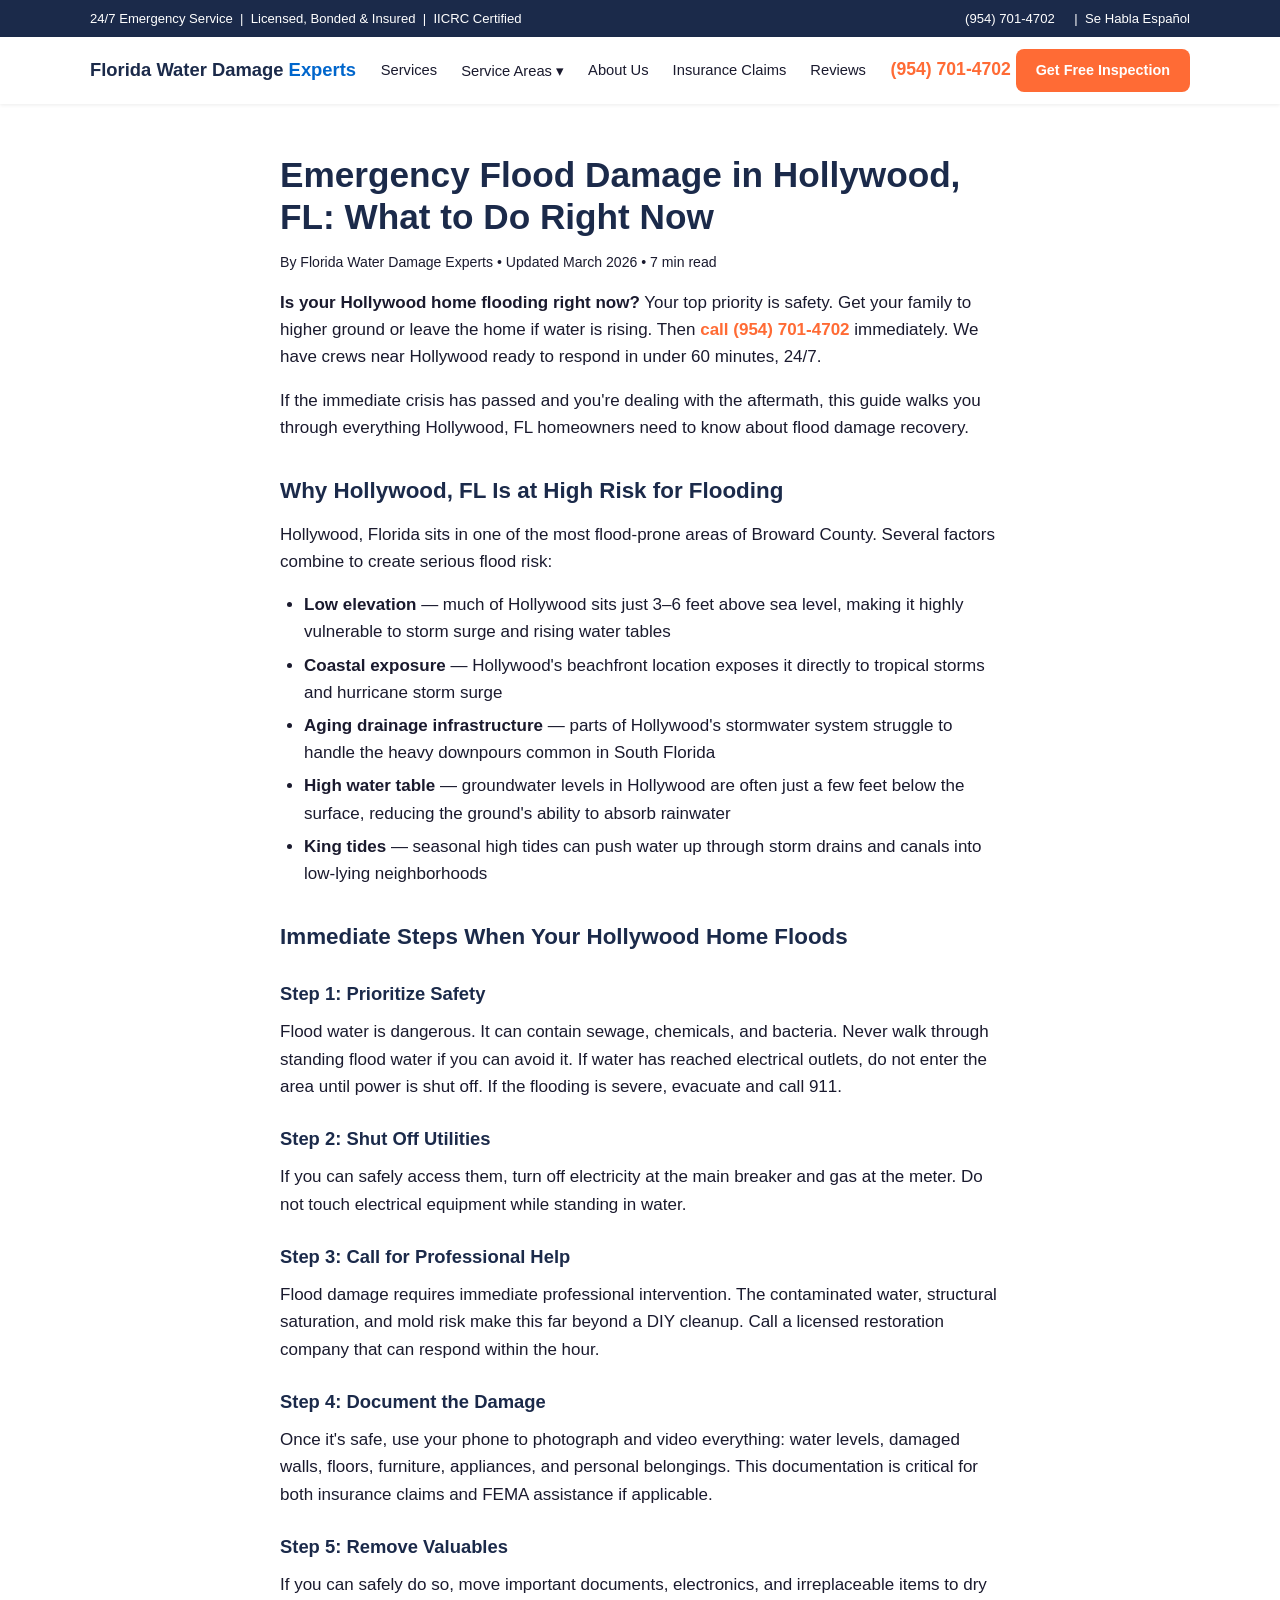
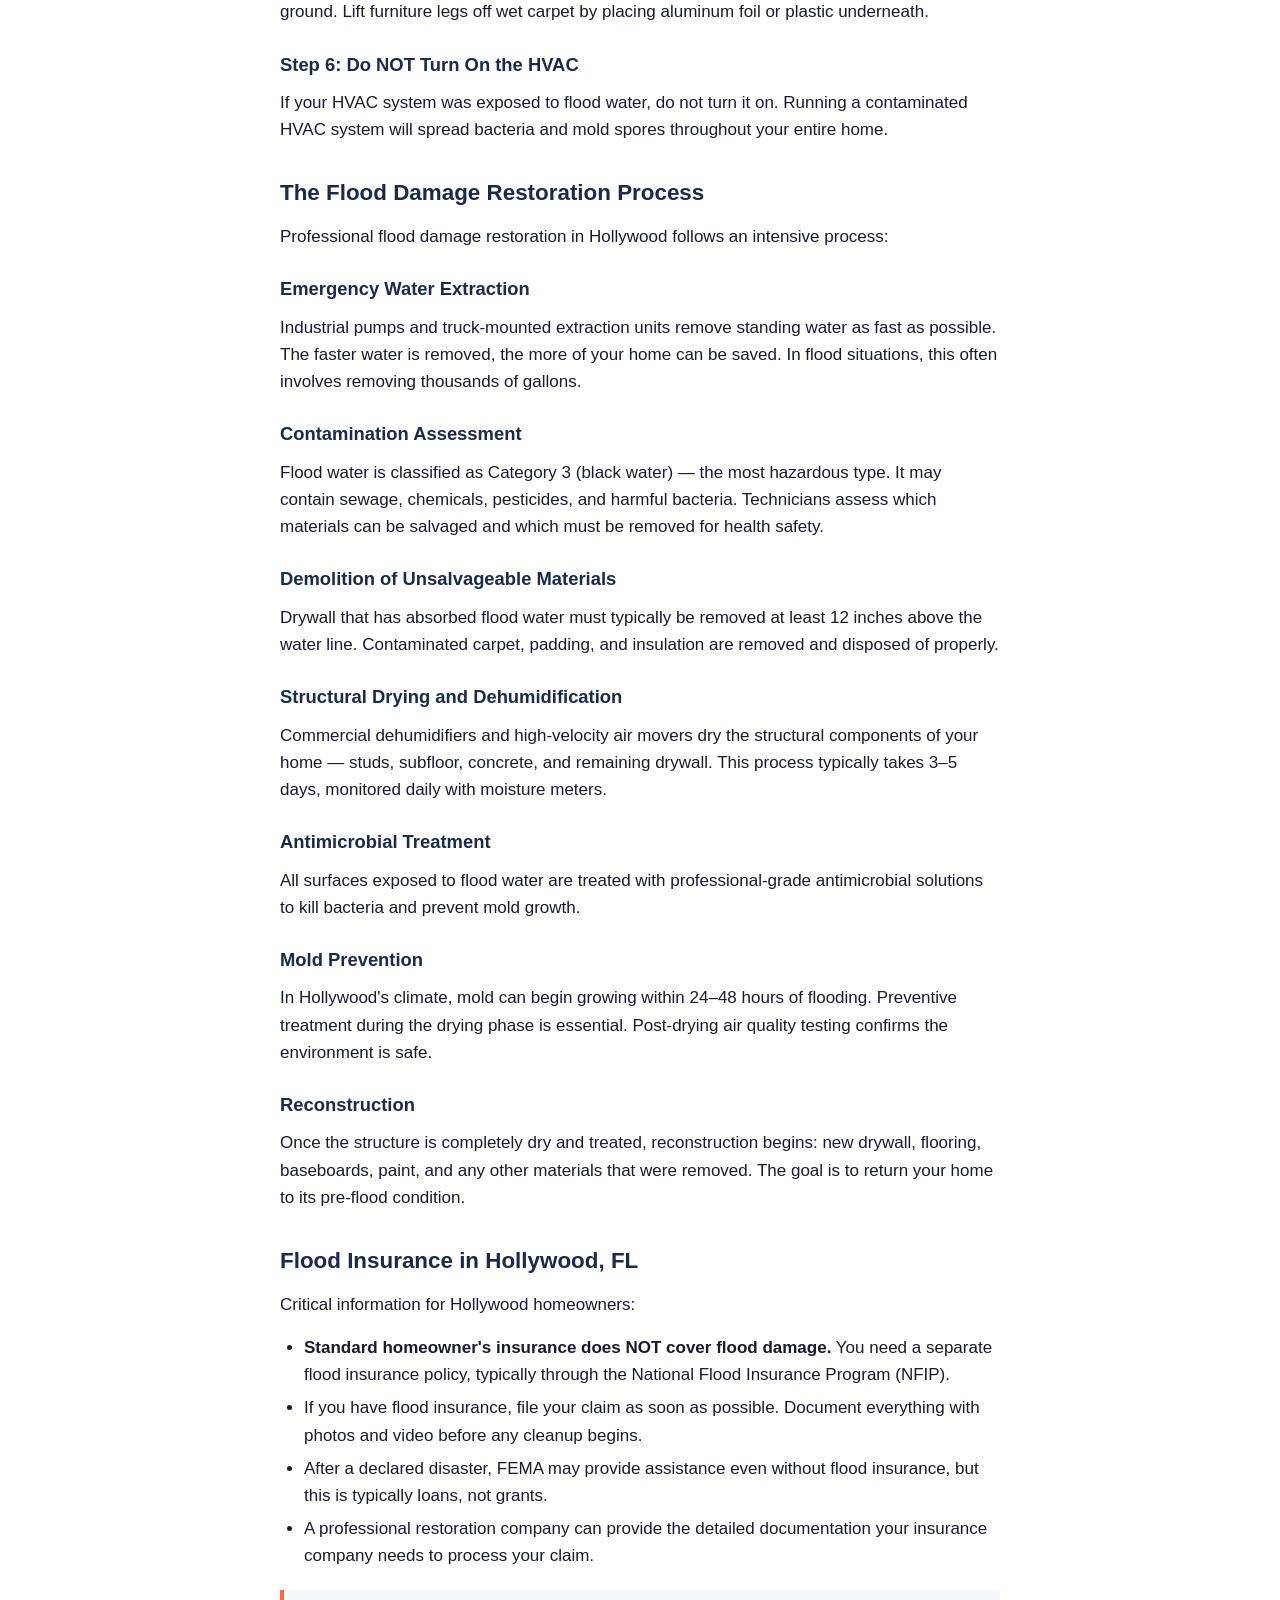
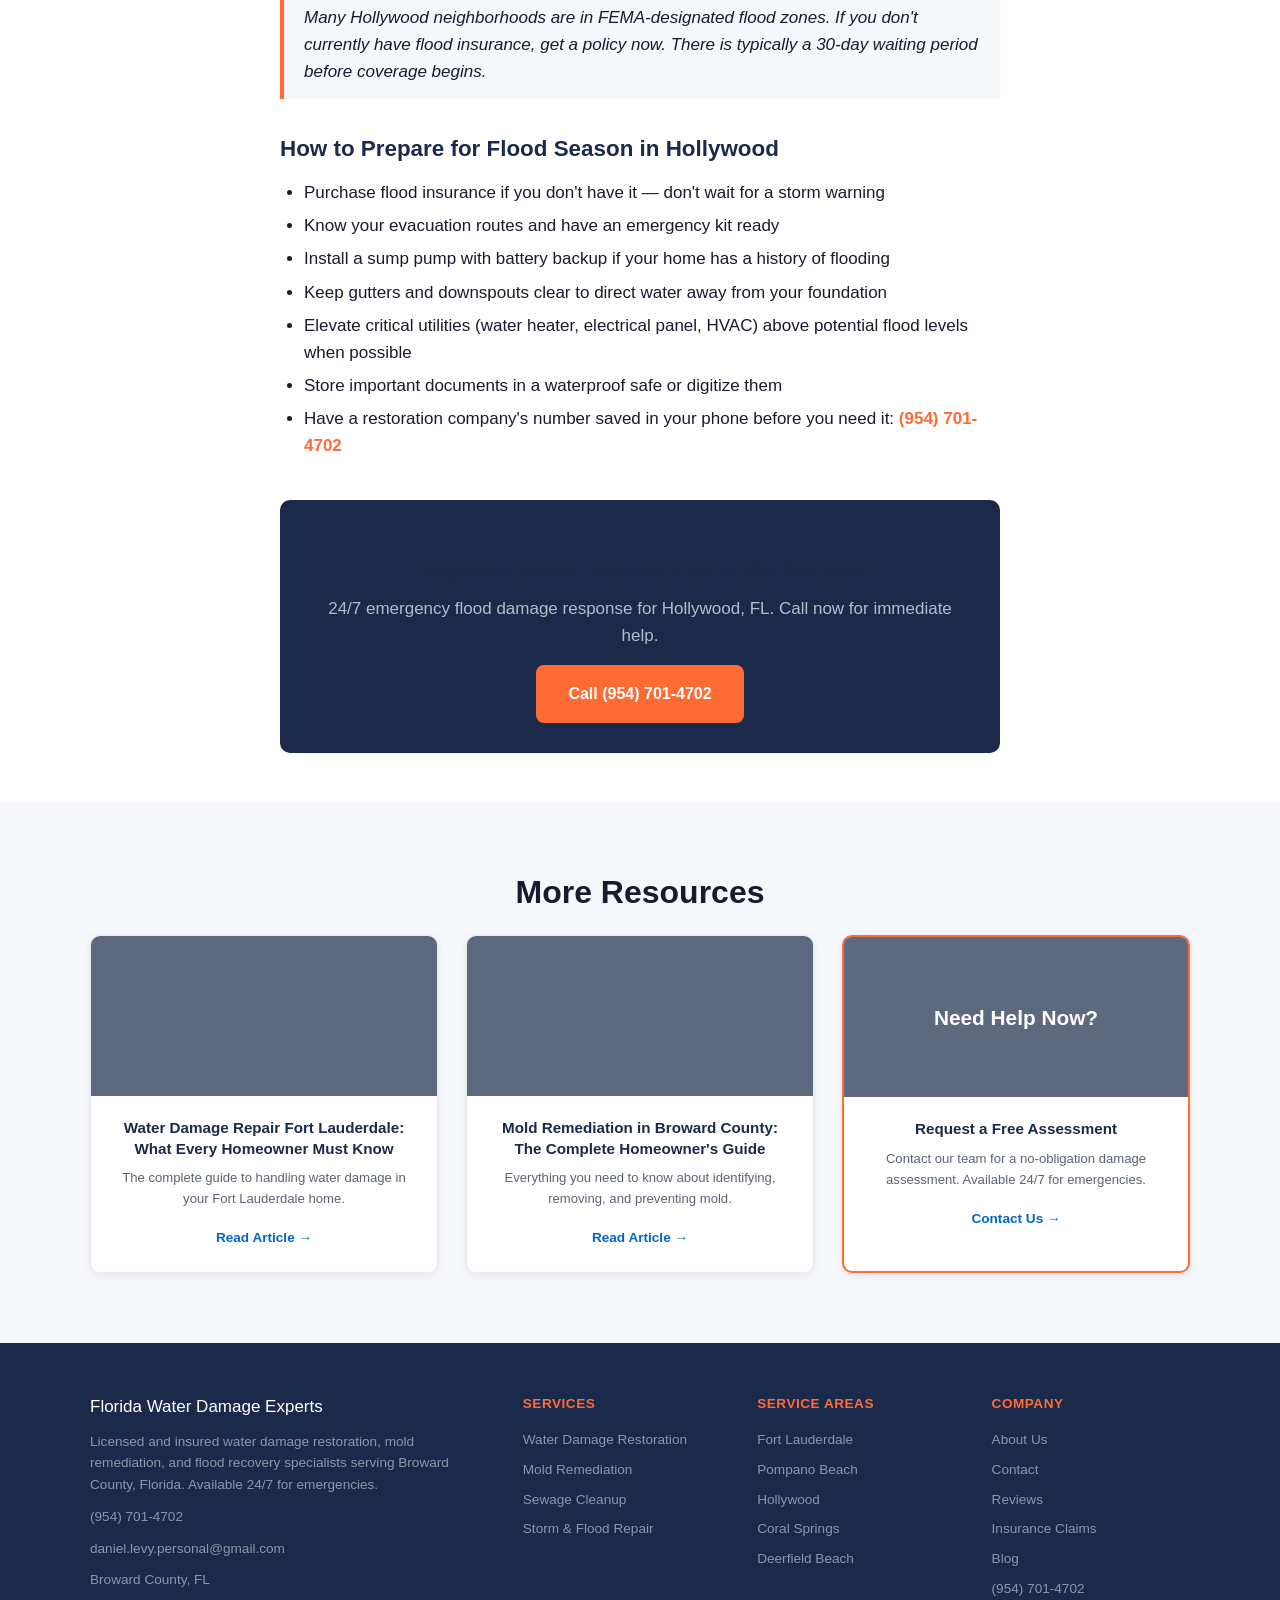
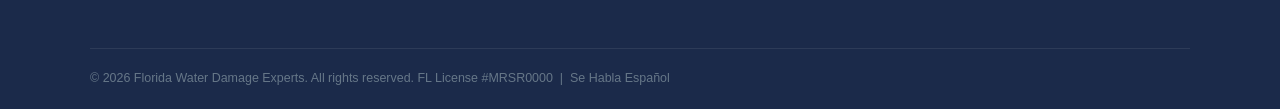
<file: blog/emergency-flood-damage-hollywood-fl.html>
<!DOCTYPE html>
<html lang="en">
<head>
<meta charset="UTF-8">
<meta name="viewport" content="width=device-width, initial-scale=1.0">
<title>Emergency Flood Damage Hollywood FL: What to Do Right Now</title>
<meta name="description" content="Emergency flood damage guide for Hollywood FL homeowners. Immediate steps to protect your home, the restoration process, insurance tips, and how to get fast help.">
<link rel="canonical" href="https://floridawaterdamageexperts.com/blog/emergency-flood-damage-hollywood-fl.html">
<meta property="og:title" content="Emergency Flood Damage Hollywood FL | Florida Water Damage Experts">
<meta property="og:url" content="https://floridawaterdamageexperts.com/blog/emergency-flood-damage-hollywood-fl.html">
<meta property="og:type" content="article">
<link rel="stylesheet" href="../styles.css">
</head>
<body>

<!-- UTILITY BAR -->
<div class="utility-bar">
  <div class="container utility-bar-inner">
    <span class="utility-left">24/7 Emergency Service &nbsp;|&nbsp; Licensed, Bonded &amp; Insured &nbsp;|&nbsp; IICRC Certified</span>
    <span class="utility-right">
      <a href="tel:+19547014702">(954) 701-4702</a> &nbsp;|&nbsp; Se Habla Espa&ntilde;ol
    </span>
  </div>
</div>

<!-- HEADER -->
<header class="site-header">
  <div class="container header-inner">
    <a href="../index.html" class="logo">Florida Water Damage <span>Experts</span></a>
    <nav class="nav-links" id="navLinks">
      <a href="../index.html">Services</a>
      <div class="dropdown">
        <a href="#" class="dropdown-label" onclick="this.parentElement.classList.toggle('active');return false;">Service Areas &#9662;</a>
        <div class="dropdown-menu">
          <a href="../fort-lauderdale.html">Fort Lauderdale</a>
          <a href="../pompano-beach.html">Pompano Beach</a>
          <a href="../hollywood.html">Hollywood</a>
          <a href="../coral-springs.html">Coral Springs</a>
          <a href="../deerfield-beach.html">Deerfield Beach</a>
        </div>
      </div>
      <a href="../about.html">About Us</a>
      <a href="../contact.html">Insurance Claims</a>
      <a href="../index.html#reviews">Reviews</a>
    </nav>
    <div class="header-phone">
      <a href="tel:+19547014702" class="phone-link">(954) 701-4702</a>
      <a href="../contact.html" class="btn btn-orange">Get Free Inspection</a>
    </div>
    <button class="nav-toggle" onclick="document.getElementById('navLinks').classList.toggle('active')" aria-label="Toggle menu">&#9776;</button>
  </div>
</header>

<article class="blog-article">
  <h1>Emergency Flood Damage in Hollywood, FL: What to Do Right Now</h1>
  <p class="blog-meta">By Florida Water Damage Experts &bull; Updated March 2026 &bull; 7 min read</p>

  <p><strong>Is your Hollywood home flooding right now?</strong> Your top priority is safety. Get your family to higher ground or leave the home if water is rising. Then <a href="tel:+19547014702" style="color:var(--orange);font-weight:700;">call (954) 701-4702</a> immediately. We have crews near Hollywood ready to respond in under 60 minutes, 24/7.</p>

  <p>If the immediate crisis has passed and you're dealing with the aftermath, this guide walks you through everything Hollywood, FL homeowners need to know about flood damage recovery.</p>

  <h2>Why Hollywood, FL Is at High Risk for Flooding</h2>
  <p>Hollywood, Florida sits in one of the most flood-prone areas of Broward County. Several factors combine to create serious flood risk:</p>
  <ul>
    <li><strong>Low elevation</strong> &mdash; much of Hollywood sits just 3&ndash;6 feet above sea level, making it highly vulnerable to storm surge and rising water tables</li>
    <li><strong>Coastal exposure</strong> &mdash; Hollywood's beachfront location exposes it directly to tropical storms and hurricane storm surge</li>
    <li><strong>Aging drainage infrastructure</strong> &mdash; parts of Hollywood's stormwater system struggle to handle the heavy downpours common in South Florida</li>
    <li><strong>High water table</strong> &mdash; groundwater levels in Hollywood are often just a few feet below the surface, reducing the ground's ability to absorb rainwater</li>
    <li><strong>King tides</strong> &mdash; seasonal high tides can push water up through storm drains and canals into low-lying neighborhoods</li>
  </ul>

  <h2>Immediate Steps When Your Hollywood Home Floods</h2>

  <h3>Step 1: Prioritize Safety</h3>
  <p>Flood water is dangerous. It can contain sewage, chemicals, and bacteria. Never walk through standing flood water if you can avoid it. If water has reached electrical outlets, do not enter the area until power is shut off. If the flooding is severe, evacuate and call 911.</p>

  <h3>Step 2: Shut Off Utilities</h3>
  <p>If you can safely access them, turn off electricity at the main breaker and gas at the meter. Do not touch electrical equipment while standing in water.</p>

  <h3>Step 3: Call for Professional Help</h3>
  <p>Flood damage requires immediate professional intervention. The contaminated water, structural saturation, and mold risk make this far beyond a DIY cleanup. Call a licensed restoration company that can respond within the hour.</p>

  <h3>Step 4: Document the Damage</h3>
  <p>Once it's safe, use your phone to photograph and video everything: water levels, damaged walls, floors, furniture, appliances, and personal belongings. This documentation is critical for both insurance claims and FEMA assistance if applicable.</p>

  <h3>Step 5: Remove Valuables</h3>
  <p>If you can safely do so, move important documents, electronics, and irreplaceable items to dry ground. Lift furniture legs off wet carpet by placing aluminum foil or plastic underneath.</p>

  <h3>Step 6: Do NOT Turn On the HVAC</h3>
  <p>If your HVAC system was exposed to flood water, do not turn it on. Running a contaminated HVAC system will spread bacteria and mold spores throughout your entire home.</p>

  <h2>The Flood Damage Restoration Process</h2>
  <p>Professional flood damage restoration in Hollywood follows an intensive process:</p>

  <h3>Emergency Water Extraction</h3>
  <p>Industrial pumps and truck-mounted extraction units remove standing water as fast as possible. The faster water is removed, the more of your home can be saved. In flood situations, this often involves removing thousands of gallons.</p>

  <h3>Contamination Assessment</h3>
  <p>Flood water is classified as Category 3 (black water) &mdash; the most hazardous type. It may contain sewage, chemicals, pesticides, and harmful bacteria. Technicians assess which materials can be salvaged and which must be removed for health safety.</p>

  <h3>Demolition of Unsalvageable Materials</h3>
  <p>Drywall that has absorbed flood water must typically be removed at least 12 inches above the water line. Contaminated carpet, padding, and insulation are removed and disposed of properly.</p>

  <h3>Structural Drying and Dehumidification</h3>
  <p>Commercial dehumidifiers and high-velocity air movers dry the structural components of your home &mdash; studs, subfloor, concrete, and remaining drywall. This process typically takes 3&ndash;5 days, monitored daily with moisture meters.</p>

  <h3>Antimicrobial Treatment</h3>
  <p>All surfaces exposed to flood water are treated with professional-grade antimicrobial solutions to kill bacteria and prevent mold growth.</p>

  <h3>Mold Prevention</h3>
  <p>In Hollywood's climate, mold can begin growing within 24&ndash;48 hours of flooding. Preventive treatment during the drying phase is essential. Post-drying air quality testing confirms the environment is safe.</p>

  <h3>Reconstruction</h3>
  <p>Once the structure is completely dry and treated, reconstruction begins: new drywall, flooring, baseboards, paint, and any other materials that were removed. The goal is to return your home to its pre-flood condition.</p>

  <h2>Flood Insurance in Hollywood, FL</h2>
  <p>Critical information for Hollywood homeowners:</p>
  <ul>
    <li><strong>Standard homeowner's insurance does NOT cover flood damage.</strong> You need a separate flood insurance policy, typically through the National Flood Insurance Program (NFIP).</li>
    <li>If you have flood insurance, file your claim as soon as possible. Document everything with photos and video before any cleanup begins.</li>
    <li>After a declared disaster, FEMA may provide assistance even without flood insurance, but this is typically loans, not grants.</li>
    <li>A professional restoration company can provide the detailed documentation your insurance company needs to process your claim.</li>
  </ul>

  <blockquote>Many Hollywood neighborhoods are in FEMA-designated flood zones. If you don't currently have flood insurance, get a policy now. There is typically a 30-day waiting period before coverage begins.</blockquote>

  <h2>How to Prepare for Flood Season in Hollywood</h2>
  <ul>
    <li>Purchase flood insurance if you don't have it &mdash; don't wait for a storm warning</li>
    <li>Know your evacuation routes and have an emergency kit ready</li>
    <li>Install a sump pump with battery backup if your home has a history of flooding</li>
    <li>Keep gutters and downspouts clear to direct water away from your foundation</li>
    <li>Elevate critical utilities (water heater, electrical panel, HVAC) above potential flood levels when possible</li>
    <li>Store important documents in a waterproof safe or digitize them</li>
    <li>Have a restoration company's number saved in your phone before you need it: <a href="tel:+19547014702" style="color:var(--orange);font-weight:700;">(954) 701-4702</a></li>
  </ul>

  <div class="blog-cta">
    <h3>Hollywood Home Flooded? We're On Our Way.</h3>
    <p>24/7 emergency flood damage response for Hollywood, FL. Call now for immediate help.</p>
    <a href="tel:+19547014702" class="btn">Call (954) 701-4702</a>
  </div>
</article>

<section class="section section-gray">
  <div class="container text-center">
    <h2 class="section-title">More Resources</h2>
    <div class="blog-grid" style="margin-top:24px;">
      <a href="water-damage-repair-fort-lauderdale.html" class="blog-card">
        <div class="blog-card-img"></div>
        <div class="blog-card-body">
          <h3>Water Damage Repair Fort Lauderdale: What Every Homeowner Must Know</h3>
          <p>The complete guide to handling water damage in your Fort Lauderdale home.</p>
          <span class="read-more">Read Article &rarr;</span>
        </div>
      </a>
      <a href="mold-remediation-broward-county.html" class="blog-card">
        <div class="blog-card-img"></div>
        <div class="blog-card-body">
          <h3>Mold Remediation in Broward County: The Complete Homeowner's Guide</h3>
          <p>Everything you need to know about identifying, removing, and preventing mold.</p>
          <span class="read-more">Read Article &rarr;</span>
        </div>
      </a>
      <a href="../contact.html" class="blog-card" style="border:2px solid var(--orange);">
        <div class="blog-card-img" style="display:flex;align-items:center;justify-content:center;color:#fff;font-size:1.3rem;font-weight:700;">Need Help Now?</div>
        <div class="blog-card-body">
          <h3>Request a Free Assessment</h3>
          <p>Contact our team for a no-obligation damage assessment. Available 24/7 for emergencies.</p>
          <span class="read-more">Contact Us &rarr;</span>
        </div>
      </a>
    </div>
  </div>
</section>

<!-- FOOTER -->
<footer class="site-footer">
  <div class="container">
    <div class="footer-grid">
      <div class="footer-brand">
        <div class="footer-logo">Florida Water Damage <span>Experts</span></div>
        <p>Licensed and insured water damage restoration, mold remediation, and flood recovery specialists serving Broward County, Florida. Available 24/7 for emergencies.</p>
        <p><a href="tel:+19547014702">(954) 701-4702</a></p>
        <p><a href="mailto:daniel.levy.personal@gmail.com">daniel.levy.personal@gmail.com</a></p>
        <p>Broward County, FL</p>
      </div>
      <div class="footer-col">
        <h4>Services</h4>
        <a href="../index.html" title="Water Damage Restoration Services in Broward County">Water Damage Restoration</a>
        <a href="../index.html" title="Mold Inspection and Remediation Services">Mold Remediation</a>
        <a href="../index.html" title="Emergency Sewage Cleanup in Broward County">Sewage Cleanup</a>
        <a href="../index.html" title="Storm and Flood Damage Repair in South Florida">Storm &amp; Flood Repair</a>
      </div>
      <div class="footer-col">
        <h4>Service Areas</h4>
        <a href="../fort-lauderdale.html">Fort Lauderdale</a>
        <a href="../pompano-beach.html">Pompano Beach</a>
        <a href="../hollywood.html">Hollywood</a>
        <a href="../coral-springs.html">Coral Springs</a>
        <a href="../deerfield-beach.html">Deerfield Beach</a>
      </div>
      <div class="footer-col">
        <h4>Company</h4>
        <a href="../about.html">About Us</a>
        <a href="../contact.html">Contact</a>
        <a href="../index.html#reviews">Reviews</a>
        <a href="../contact.html">Insurance Claims</a>
        <a href="water-damage-repair-fort-lauderdale.html">Blog</a>
        <a href="tel:+19547014702">(954) 701-4702</a>
      </div>
    </div>
    <div class="footer-bottom">
      <p>&copy; 2026 Florida Water Damage Experts. All rights reserved. FL License #MRSR0000 &nbsp;|&nbsp; Se Habla Espa&ntilde;ol</p>
    </div>
  </div>
</footer>

<!-- STICKY MOBILE CTA -->
<div class="mobile-sticky-cta">
  <a href="tel:+19547014702" class="btn btn-orange btn-full">Call Now &mdash; Free Estimate</a>
</div>

</body>
</html>
</file>
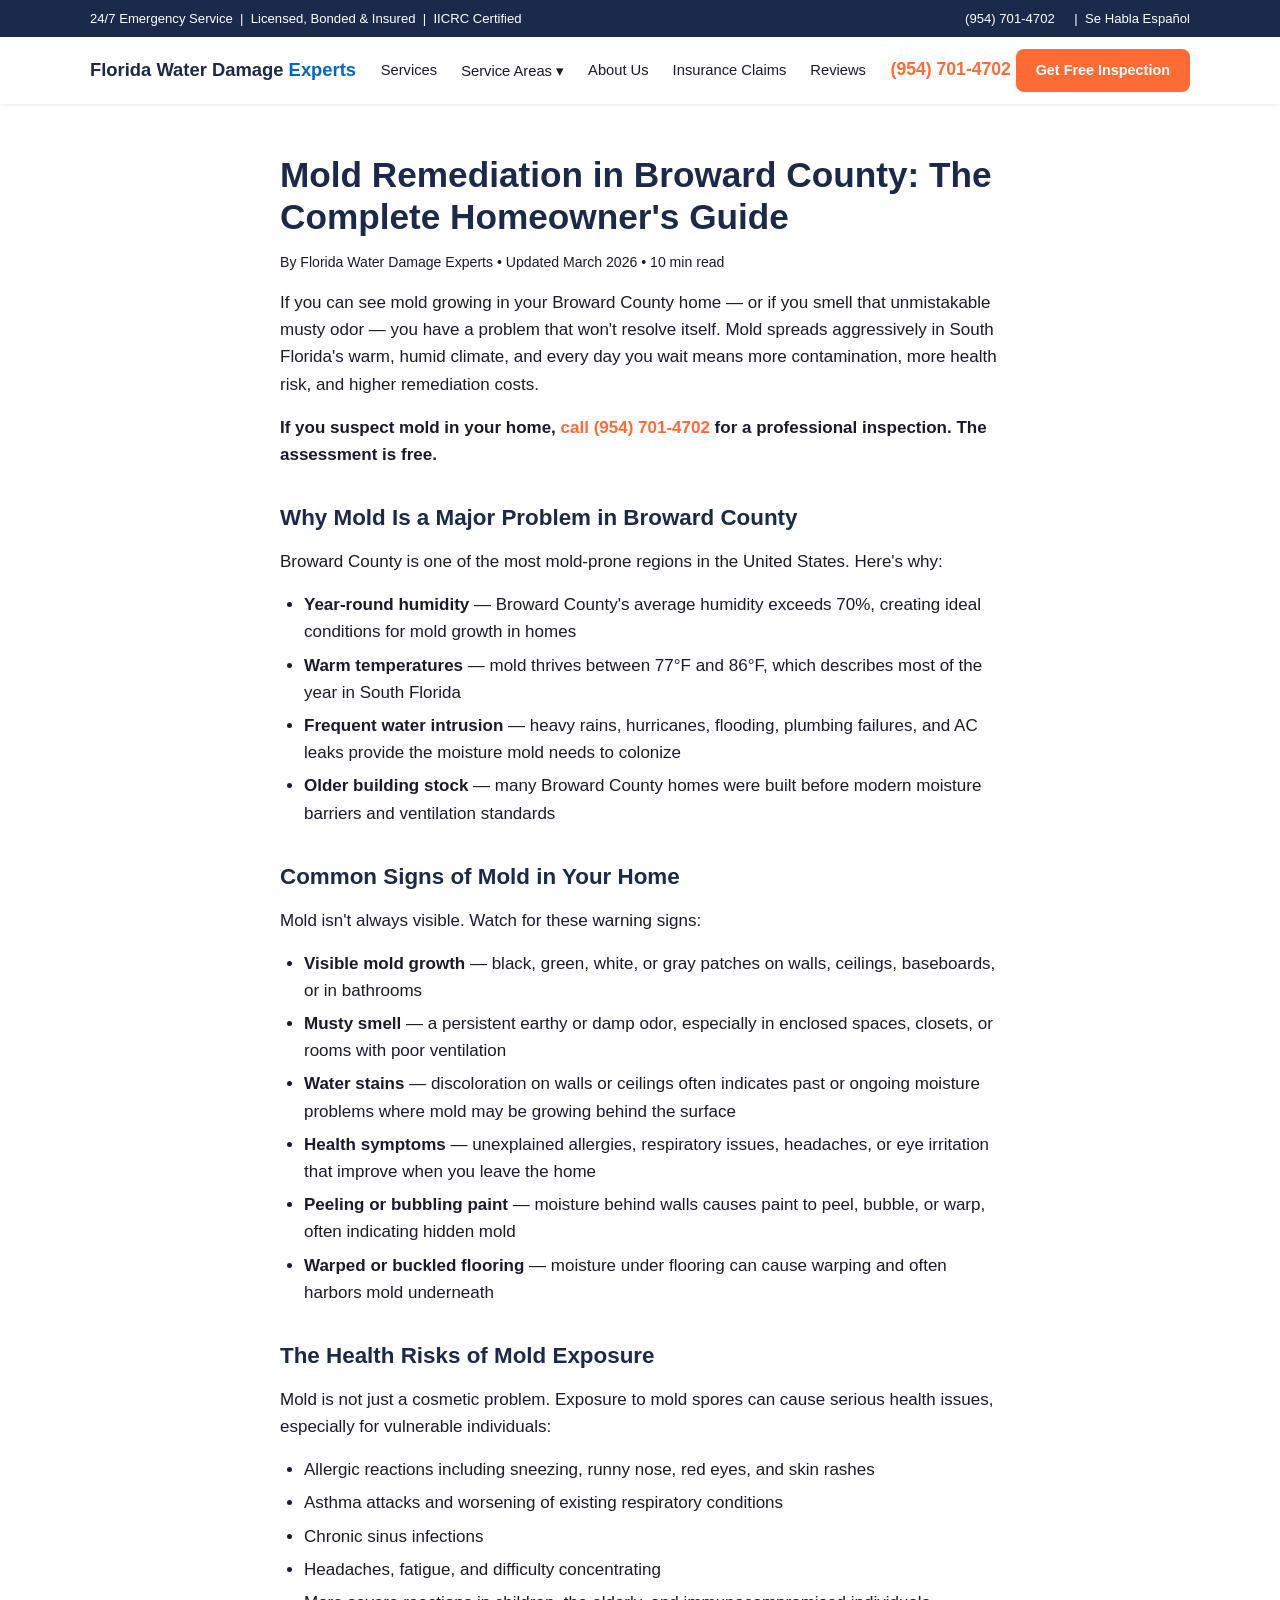
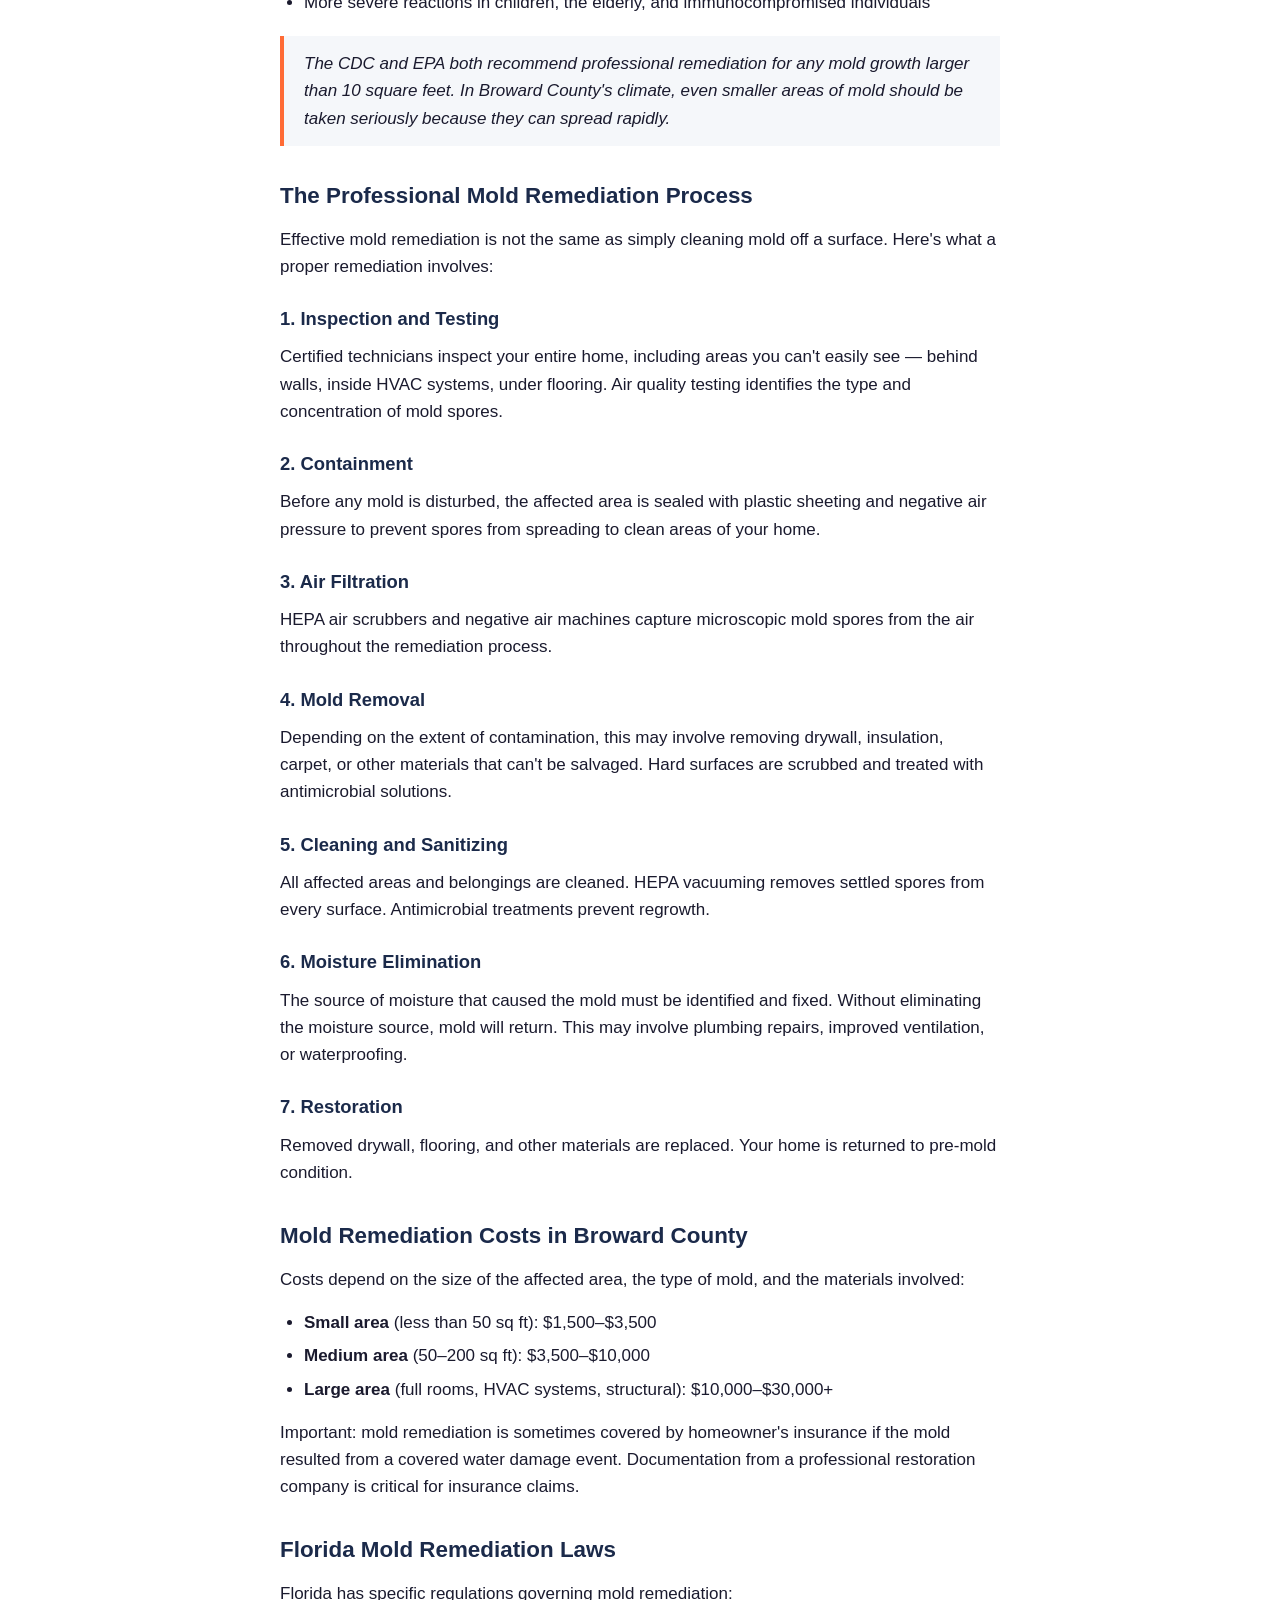
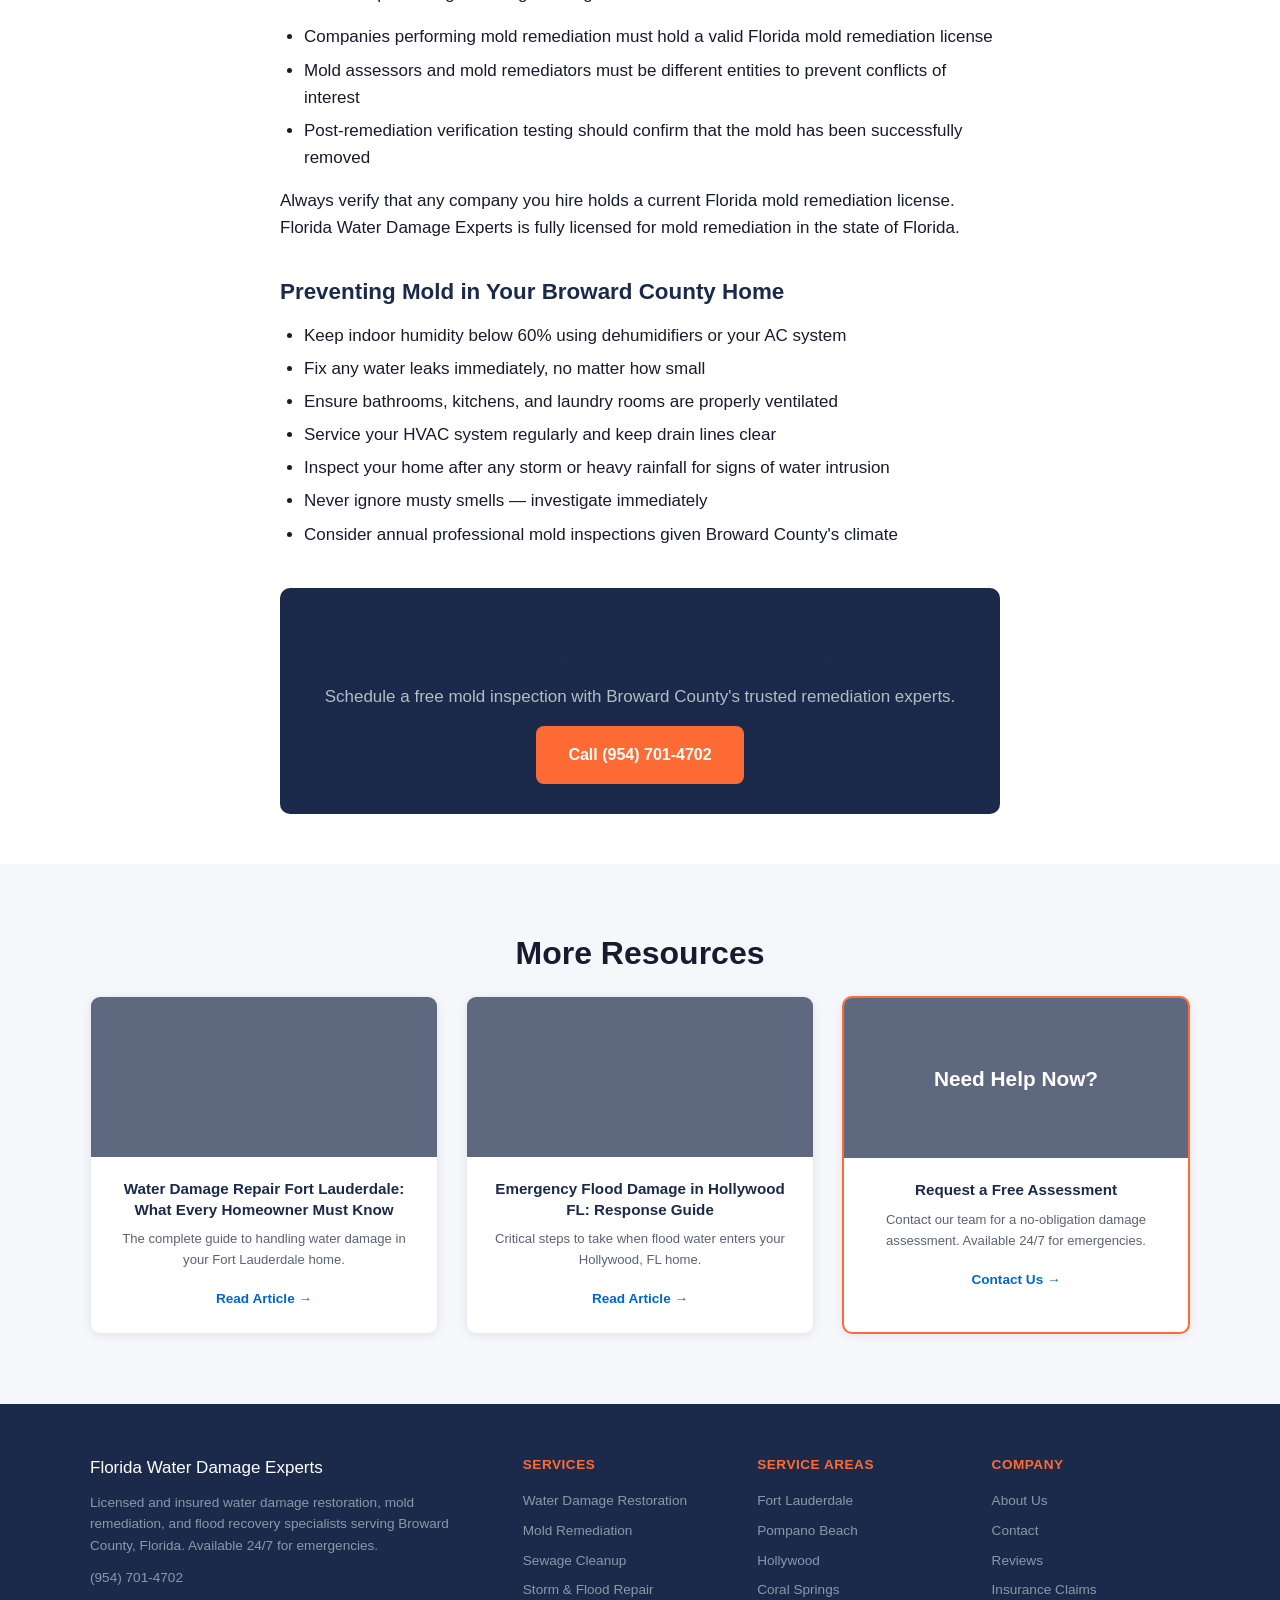
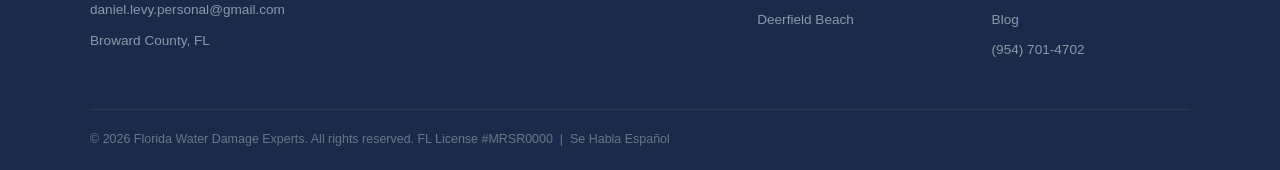
<file: blog/mold-remediation-broward-county.html>
<!DOCTYPE html>
<html lang="en">
<head>
<meta charset="UTF-8">
<meta name="viewport" content="width=device-width, initial-scale=1.0">
<title>Mold Remediation Broward County: Complete Homeowner's Guide</title>
<meta name="description" content="Expert guide to mold remediation in Broward County FL. Learn to identify mold, understand health risks, the remediation process, costs, and prevention tips.">
<link rel="canonical" href="https://floridawaterdamageexperts.com/blog/mold-remediation-broward-county.html">
<meta property="og:title" content="Mold Remediation Broward County | Florida Water Damage Experts">
<meta property="og:url" content="https://floridawaterdamageexperts.com/blog/mold-remediation-broward-county.html">
<meta property="og:type" content="article">
<link rel="stylesheet" href="../styles.css">
</head>
<body>

<!-- UTILITY BAR -->
<div class="utility-bar">
  <div class="container utility-bar-inner">
    <span class="utility-left">24/7 Emergency Service &nbsp;|&nbsp; Licensed, Bonded &amp; Insured &nbsp;|&nbsp; IICRC Certified</span>
    <span class="utility-right">
      <a href="tel:+19547014702">(954) 701-4702</a> &nbsp;|&nbsp; Se Habla Espa&ntilde;ol
    </span>
  </div>
</div>

<!-- HEADER -->
<header class="site-header">
  <div class="container header-inner">
    <a href="../index.html" class="logo">Florida Water Damage <span>Experts</span></a>
    <nav class="nav-links" id="navLinks">
      <a href="../index.html">Services</a>
      <div class="dropdown">
        <a href="#" class="dropdown-label" onclick="this.parentElement.classList.toggle('active');return false;">Service Areas &#9662;</a>
        <div class="dropdown-menu">
          <a href="../fort-lauderdale.html">Fort Lauderdale</a>
          <a href="../pompano-beach.html">Pompano Beach</a>
          <a href="../hollywood.html">Hollywood</a>
          <a href="../coral-springs.html">Coral Springs</a>
          <a href="../deerfield-beach.html">Deerfield Beach</a>
        </div>
      </div>
      <a href="../about.html">About Us</a>
      <a href="../contact.html">Insurance Claims</a>
      <a href="../index.html#reviews">Reviews</a>
    </nav>
    <div class="header-phone">
      <a href="tel:+19547014702" class="phone-link">(954) 701-4702</a>
      <a href="../contact.html" class="btn btn-orange">Get Free Inspection</a>
    </div>
    <button class="nav-toggle" onclick="document.getElementById('navLinks').classList.toggle('active')" aria-label="Toggle menu">&#9776;</button>
  </div>
</header>

<article class="blog-article">
  <h1>Mold Remediation in Broward County: The Complete Homeowner's Guide</h1>
  <p class="blog-meta">By Florida Water Damage Experts &bull; Updated March 2026 &bull; 10 min read</p>

  <p>If you can see mold growing in your Broward County home &mdash; or if you smell that unmistakable musty odor &mdash; you have a problem that won't resolve itself. Mold spreads aggressively in South Florida's warm, humid climate, and every day you wait means more contamination, more health risk, and higher remediation costs.</p>

  <p><strong>If you suspect mold in your home, <a href="tel:+19547014702" style="color:var(--orange);">call (954) 701-4702</a> for a professional inspection. The assessment is free.</strong></p>

  <h2>Why Mold Is a Major Problem in Broward County</h2>
  <p>Broward County is one of the most mold-prone regions in the United States. Here's why:</p>
  <ul>
    <li><strong>Year-round humidity</strong> &mdash; Broward County's average humidity exceeds 70%, creating ideal conditions for mold growth in homes</li>
    <li><strong>Warm temperatures</strong> &mdash; mold thrives between 77&deg;F and 86&deg;F, which describes most of the year in South Florida</li>
    <li><strong>Frequent water intrusion</strong> &mdash; heavy rains, hurricanes, flooding, plumbing failures, and AC leaks provide the moisture mold needs to colonize</li>
    <li><strong>Older building stock</strong> &mdash; many Broward County homes were built before modern moisture barriers and ventilation standards</li>
  </ul>

  <h2>Common Signs of Mold in Your Home</h2>
  <p>Mold isn't always visible. Watch for these warning signs:</p>
  <ul>
    <li><strong>Visible mold growth</strong> &mdash; black, green, white, or gray patches on walls, ceilings, baseboards, or in bathrooms</li>
    <li><strong>Musty smell</strong> &mdash; a persistent earthy or damp odor, especially in enclosed spaces, closets, or rooms with poor ventilation</li>
    <li><strong>Water stains</strong> &mdash; discoloration on walls or ceilings often indicates past or ongoing moisture problems where mold may be growing behind the surface</li>
    <li><strong>Health symptoms</strong> &mdash; unexplained allergies, respiratory issues, headaches, or eye irritation that improve when you leave the home</li>
    <li><strong>Peeling or bubbling paint</strong> &mdash; moisture behind walls causes paint to peel, bubble, or warp, often indicating hidden mold</li>
    <li><strong>Warped or buckled flooring</strong> &mdash; moisture under flooring can cause warping and often harbors mold underneath</li>
  </ul>

  <h2>The Health Risks of Mold Exposure</h2>
  <p>Mold is not just a cosmetic problem. Exposure to mold spores can cause serious health issues, especially for vulnerable individuals:</p>
  <ul>
    <li>Allergic reactions including sneezing, runny nose, red eyes, and skin rashes</li>
    <li>Asthma attacks and worsening of existing respiratory conditions</li>
    <li>Chronic sinus infections</li>
    <li>Headaches, fatigue, and difficulty concentrating</li>
    <li>More severe reactions in children, the elderly, and immunocompromised individuals</li>
  </ul>
  <blockquote>The CDC and EPA both recommend professional remediation for any mold growth larger than 10 square feet. In Broward County's climate, even smaller areas of mold should be taken seriously because they can spread rapidly.</blockquote>

  <h2>The Professional Mold Remediation Process</h2>
  <p>Effective mold remediation is not the same as simply cleaning mold off a surface. Here's what a proper remediation involves:</p>

  <h3>1. Inspection and Testing</h3>
  <p>Certified technicians inspect your entire home, including areas you can't easily see &mdash; behind walls, inside HVAC systems, under flooring. Air quality testing identifies the type and concentration of mold spores.</p>

  <h3>2. Containment</h3>
  <p>Before any mold is disturbed, the affected area is sealed with plastic sheeting and negative air pressure to prevent spores from spreading to clean areas of your home.</p>

  <h3>3. Air Filtration</h3>
  <p>HEPA air scrubbers and negative air machines capture microscopic mold spores from the air throughout the remediation process.</p>

  <h3>4. Mold Removal</h3>
  <p>Depending on the extent of contamination, this may involve removing drywall, insulation, carpet, or other materials that can't be salvaged. Hard surfaces are scrubbed and treated with antimicrobial solutions.</p>

  <h3>5. Cleaning and Sanitizing</h3>
  <p>All affected areas and belongings are cleaned. HEPA vacuuming removes settled spores from every surface. Antimicrobial treatments prevent regrowth.</p>

  <h3>6. Moisture Elimination</h3>
  <p>The source of moisture that caused the mold must be identified and fixed. Without eliminating the moisture source, mold will return. This may involve plumbing repairs, improved ventilation, or waterproofing.</p>

  <h3>7. Restoration</h3>
  <p>Removed drywall, flooring, and other materials are replaced. Your home is returned to pre-mold condition.</p>

  <h2>Mold Remediation Costs in Broward County</h2>
  <p>Costs depend on the size of the affected area, the type of mold, and the materials involved:</p>
  <ul>
    <li><strong>Small area</strong> (less than 50 sq ft): $1,500&ndash;$3,500</li>
    <li><strong>Medium area</strong> (50&ndash;200 sq ft): $3,500&ndash;$10,000</li>
    <li><strong>Large area</strong> (full rooms, HVAC systems, structural): $10,000&ndash;$30,000+</li>
  </ul>
  <p>Important: mold remediation is sometimes covered by homeowner's insurance if the mold resulted from a covered water damage event. Documentation from a professional restoration company is critical for insurance claims.</p>

  <h2>Florida Mold Remediation Laws</h2>
  <p>Florida has specific regulations governing mold remediation:</p>
  <ul>
    <li>Companies performing mold remediation must hold a valid Florida mold remediation license</li>
    <li>Mold assessors and mold remediators must be different entities to prevent conflicts of interest</li>
    <li>Post-remediation verification testing should confirm that the mold has been successfully removed</li>
  </ul>
  <p>Always verify that any company you hire holds a current Florida mold remediation license. Florida Water Damage Experts is fully licensed for mold remediation in the state of Florida.</p>

  <h2>Preventing Mold in Your Broward County Home</h2>
  <ul>
    <li>Keep indoor humidity below 60% using dehumidifiers or your AC system</li>
    <li>Fix any water leaks immediately, no matter how small</li>
    <li>Ensure bathrooms, kitchens, and laundry rooms are properly ventilated</li>
    <li>Service your HVAC system regularly and keep drain lines clear</li>
    <li>Inspect your home after any storm or heavy rainfall for signs of water intrusion</li>
    <li>Never ignore musty smells &mdash; investigate immediately</li>
    <li>Consider annual professional mold inspections given Broward County's climate</li>
  </ul>

  <div class="blog-cta">
    <h3>Concerned About Mold in Your Home?</h3>
    <p>Schedule a free mold inspection with Broward County's trusted remediation experts.</p>
    <a href="tel:+19547014702" class="btn">Call (954) 701-4702</a>
  </div>
</article>

<section class="section section-gray">
  <div class="container text-center">
    <h2 class="section-title">More Resources</h2>
    <div class="blog-grid" style="margin-top:24px;">
      <a href="water-damage-repair-fort-lauderdale.html" class="blog-card">
        <div class="blog-card-img"></div>
        <div class="blog-card-body">
          <h3>Water Damage Repair Fort Lauderdale: What Every Homeowner Must Know</h3>
          <p>The complete guide to handling water damage in your Fort Lauderdale home.</p>
          <span class="read-more">Read Article &rarr;</span>
        </div>
      </a>
      <a href="emergency-flood-damage-hollywood-fl.html" class="blog-card">
        <div class="blog-card-img"></div>
        <div class="blog-card-body">
          <h3>Emergency Flood Damage in Hollywood FL: Response Guide</h3>
          <p>Critical steps to take when flood water enters your Hollywood, FL home.</p>
          <span class="read-more">Read Article &rarr;</span>
        </div>
      </a>
      <a href="../contact.html" class="blog-card" style="border:2px solid var(--orange);">
        <div class="blog-card-img" style="display:flex;align-items:center;justify-content:center;color:#fff;font-size:1.3rem;font-weight:700;">Need Help Now?</div>
        <div class="blog-card-body">
          <h3>Request a Free Assessment</h3>
          <p>Contact our team for a no-obligation damage assessment. Available 24/7 for emergencies.</p>
          <span class="read-more">Contact Us &rarr;</span>
        </div>
      </a>
    </div>
  </div>
</section>

<!-- FOOTER -->
<footer class="site-footer">
  <div class="container">
    <div class="footer-grid">
      <div class="footer-brand">
        <div class="footer-logo">Florida Water Damage <span>Experts</span></div>
        <p>Licensed and insured water damage restoration, mold remediation, and flood recovery specialists serving Broward County, Florida. Available 24/7 for emergencies.</p>
        <p><a href="tel:+19547014702">(954) 701-4702</a></p>
        <p><a href="mailto:daniel.levy.personal@gmail.com">daniel.levy.personal@gmail.com</a></p>
        <p>Broward County, FL</p>
      </div>
      <div class="footer-col">
        <h4>Services</h4>
        <a href="../index.html" title="Water Damage Restoration Services in Broward County">Water Damage Restoration</a>
        <a href="../index.html" title="Mold Inspection and Remediation Services">Mold Remediation</a>
        <a href="../index.html" title="Emergency Sewage Cleanup in Broward County">Sewage Cleanup</a>
        <a href="../index.html" title="Storm and Flood Damage Repair in South Florida">Storm &amp; Flood Repair</a>
      </div>
      <div class="footer-col">
        <h4>Service Areas</h4>
        <a href="../fort-lauderdale.html">Fort Lauderdale</a>
        <a href="../pompano-beach.html">Pompano Beach</a>
        <a href="../hollywood.html">Hollywood</a>
        <a href="../coral-springs.html">Coral Springs</a>
        <a href="../deerfield-beach.html">Deerfield Beach</a>
      </div>
      <div class="footer-col">
        <h4>Company</h4>
        <a href="../about.html">About Us</a>
        <a href="../contact.html">Contact</a>
        <a href="../index.html#reviews">Reviews</a>
        <a href="../contact.html">Insurance Claims</a>
        <a href="water-damage-repair-fort-lauderdale.html">Blog</a>
        <a href="tel:+19547014702">(954) 701-4702</a>
      </div>
    </div>
    <div class="footer-bottom">
      <p>&copy; 2026 Florida Water Damage Experts. All rights reserved. FL License #MRSR0000 &nbsp;|&nbsp; Se Habla Espa&ntilde;ol</p>
    </div>
  </div>
</footer>

<!-- STICKY MOBILE CTA -->
<div class="mobile-sticky-cta">
  <a href="tel:+19547014702" class="btn btn-orange btn-full">Call Now &mdash; Free Estimate</a>
</div>

</body>
</html>
</file>
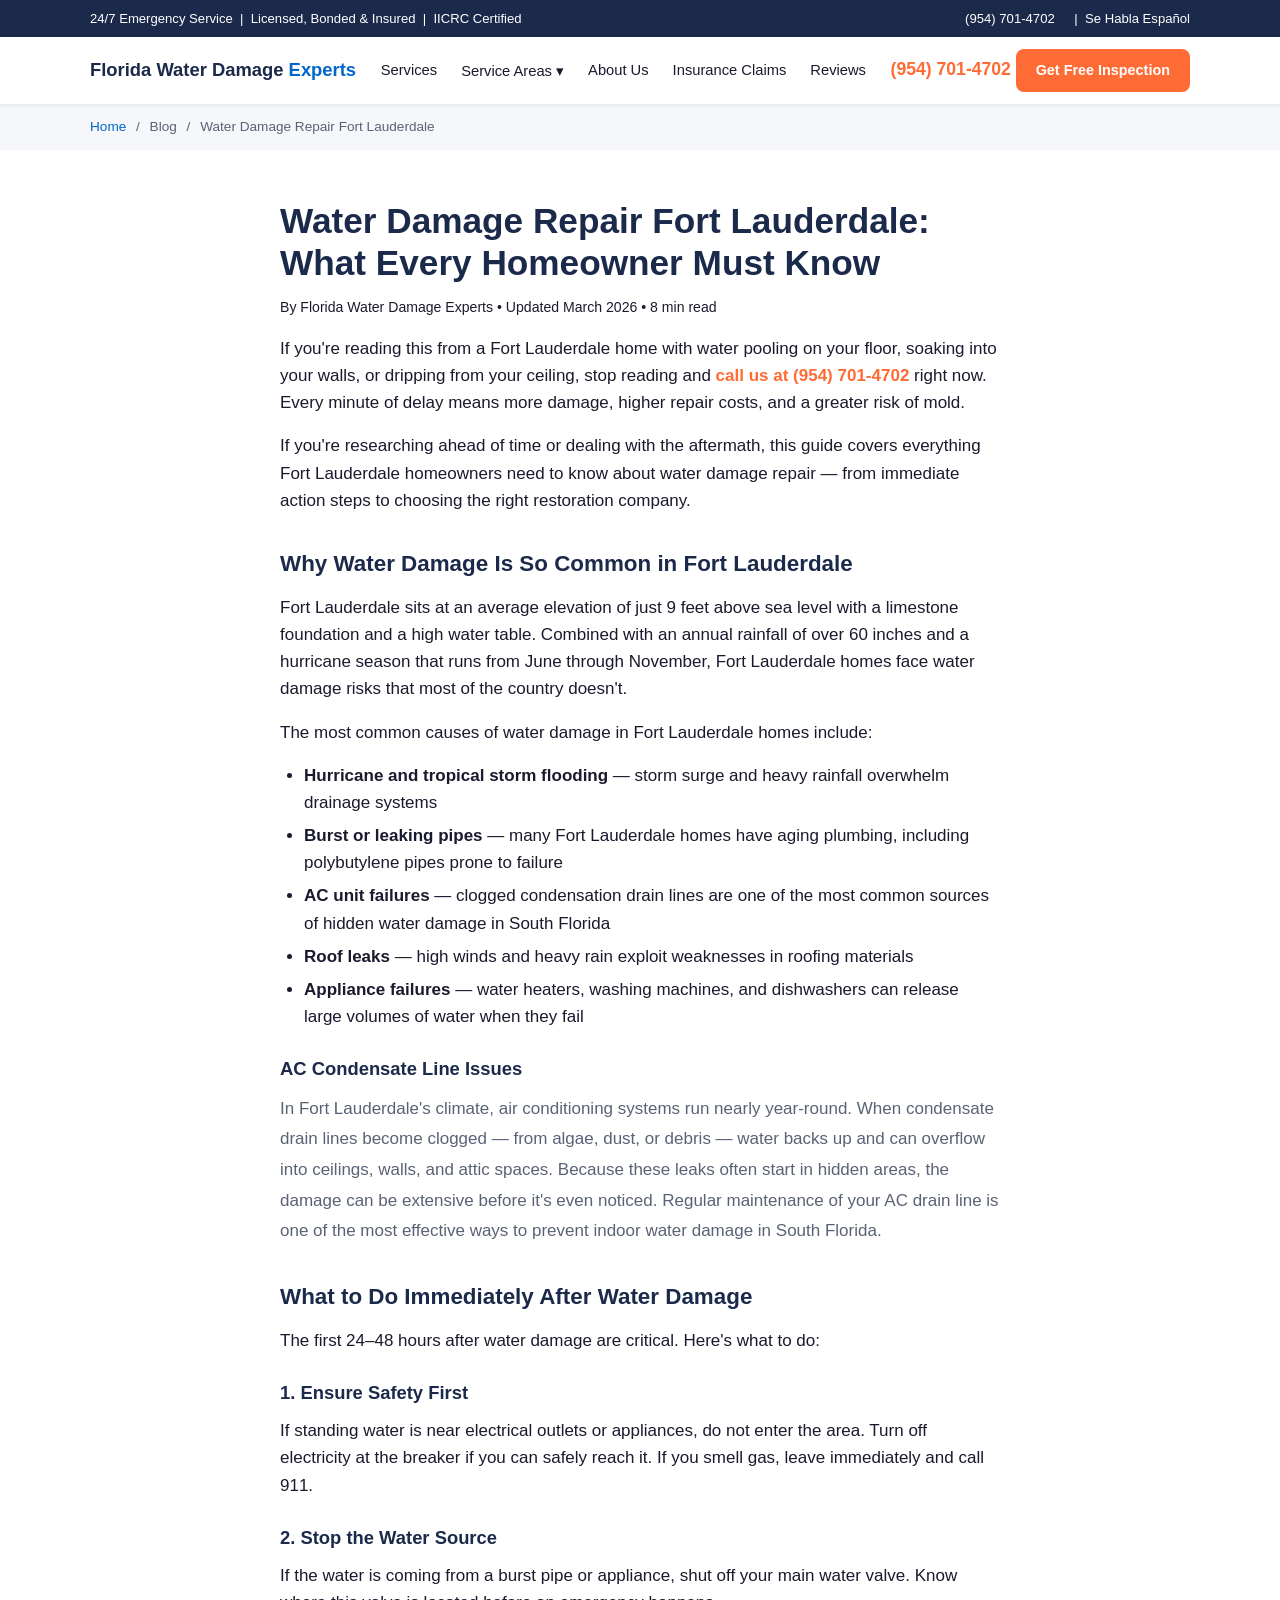
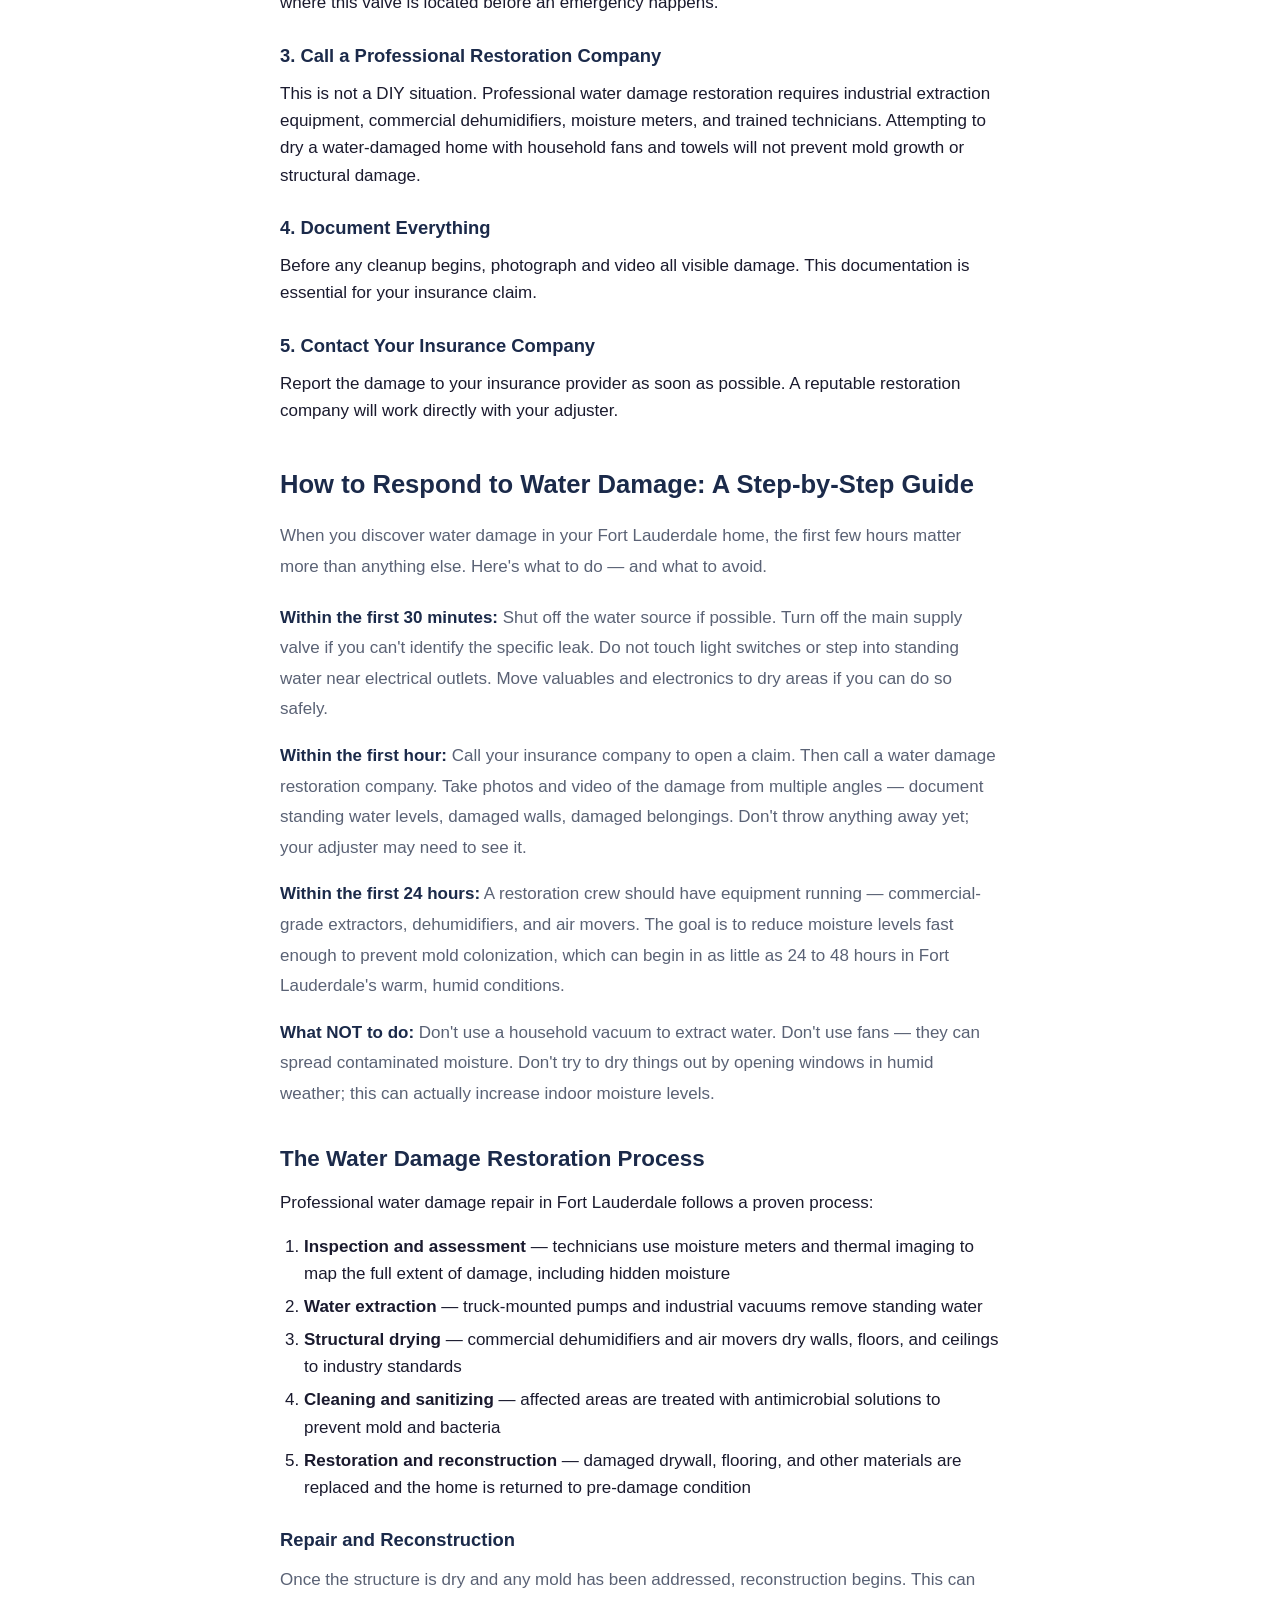
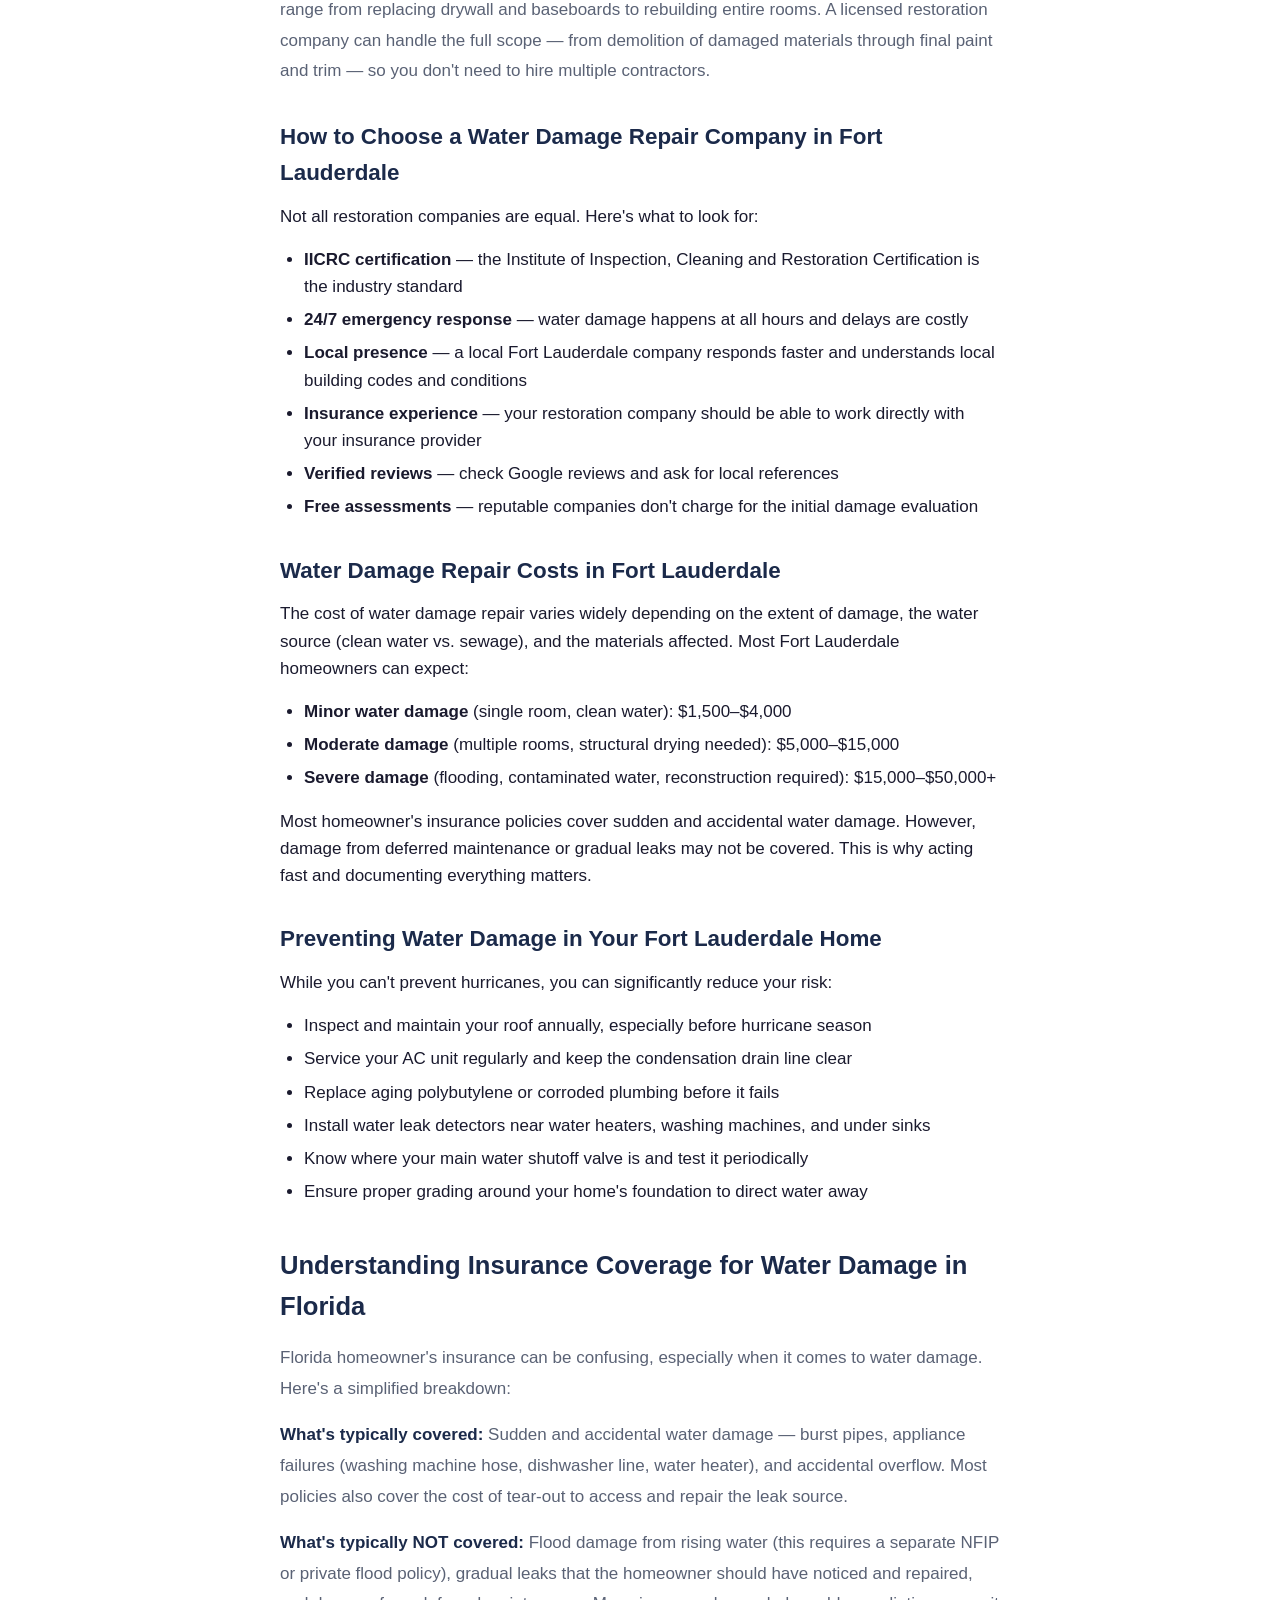
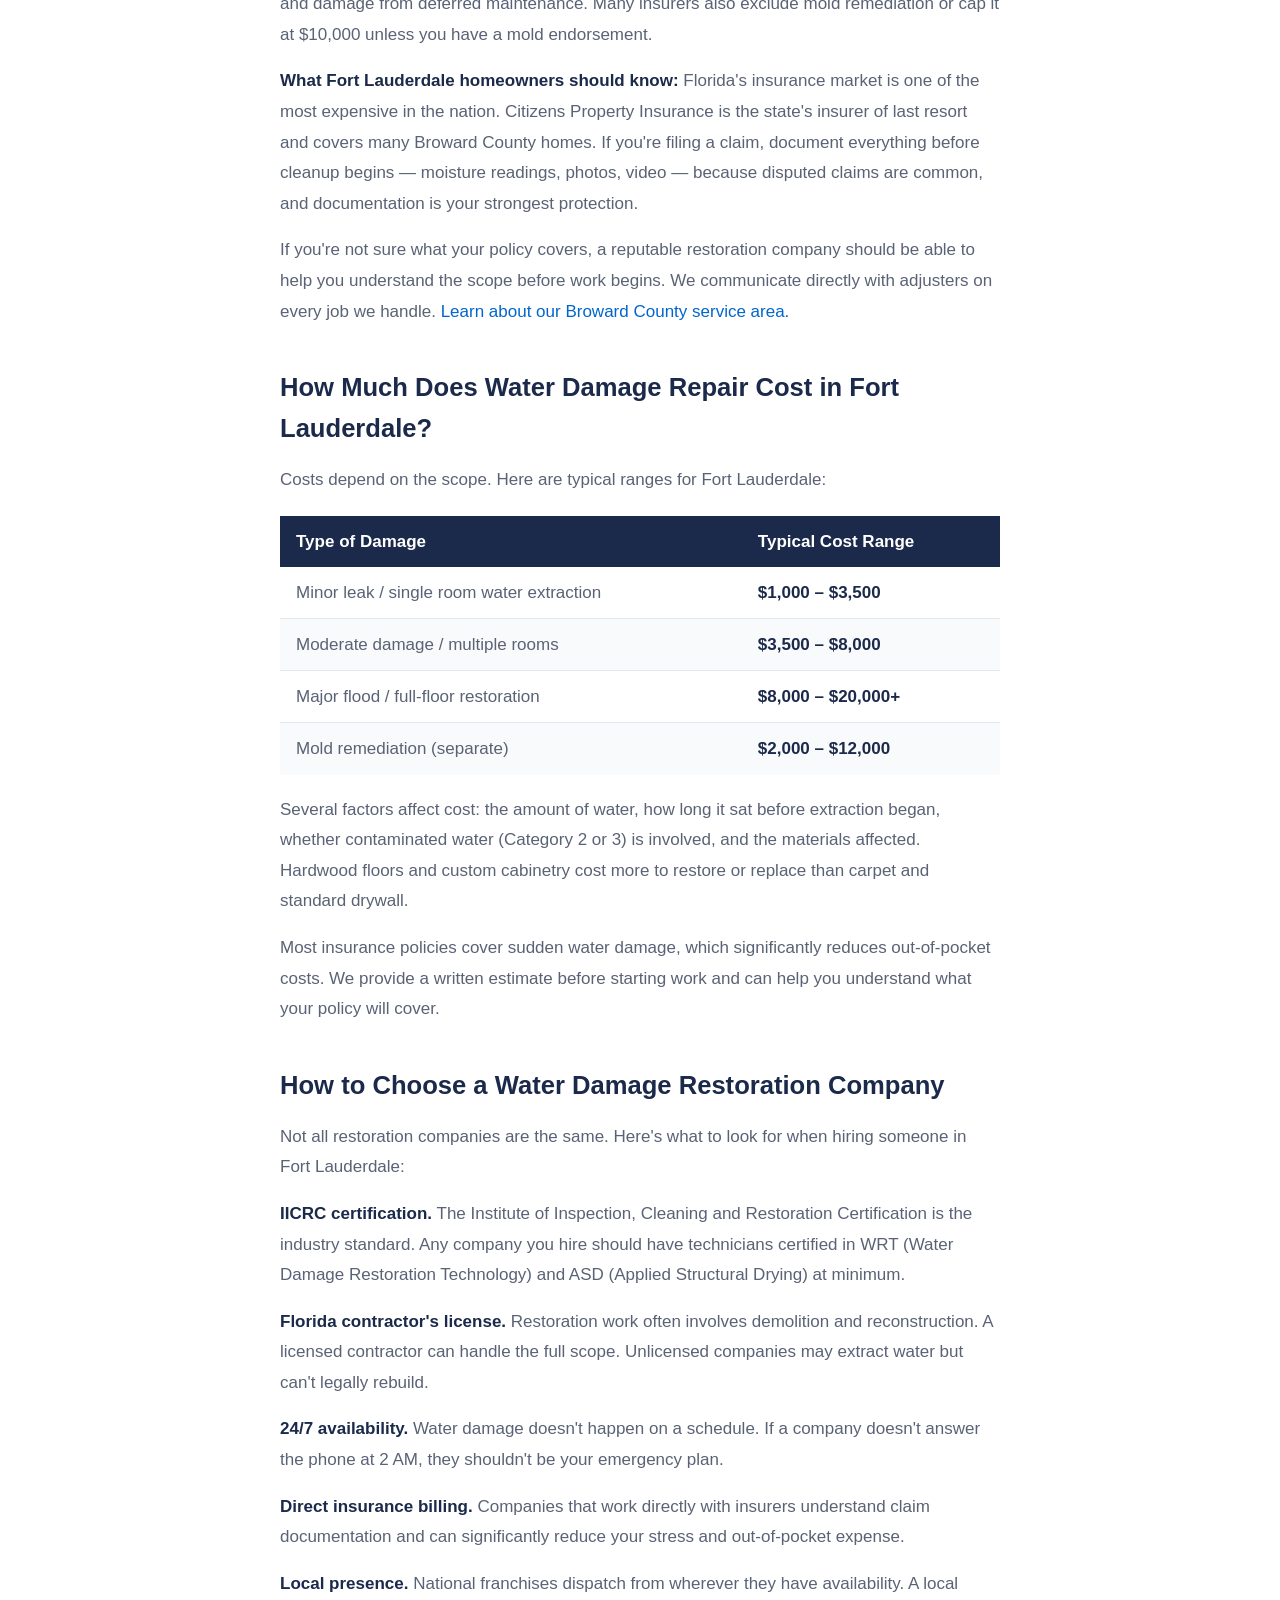
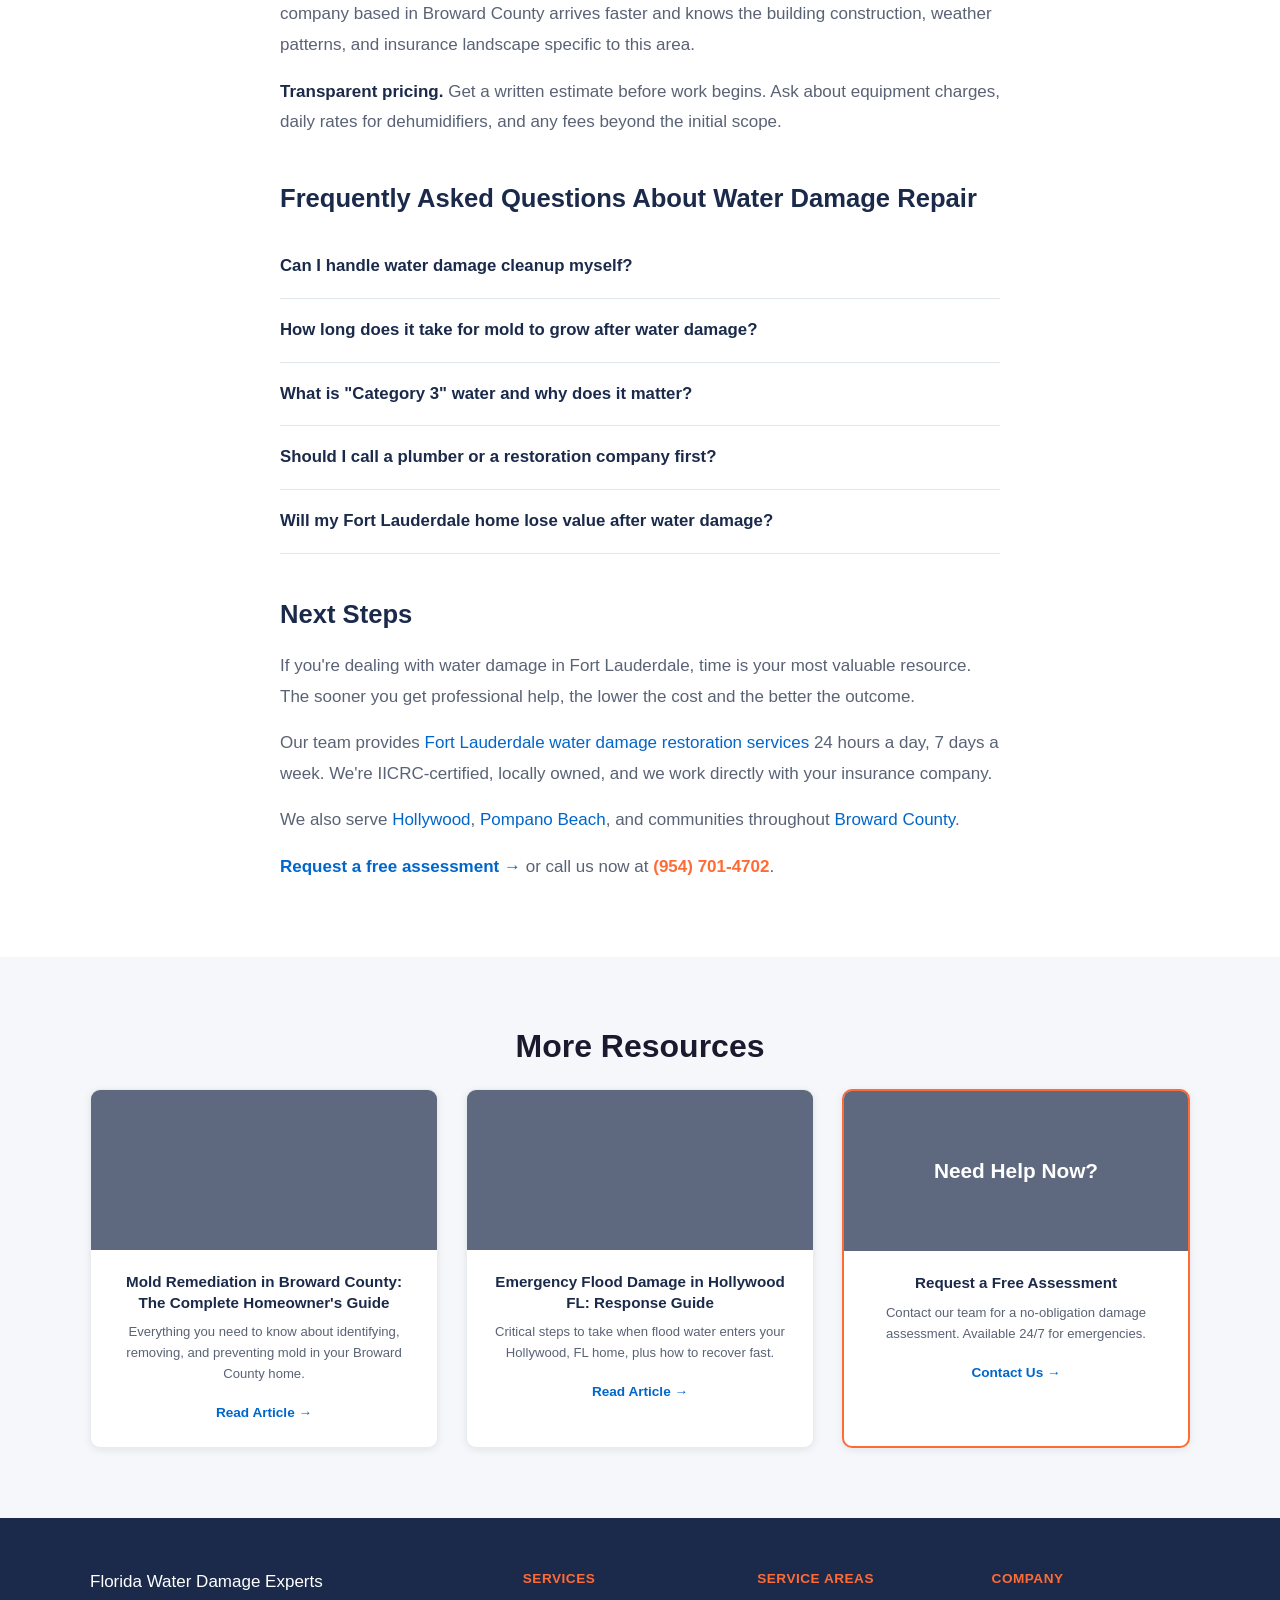
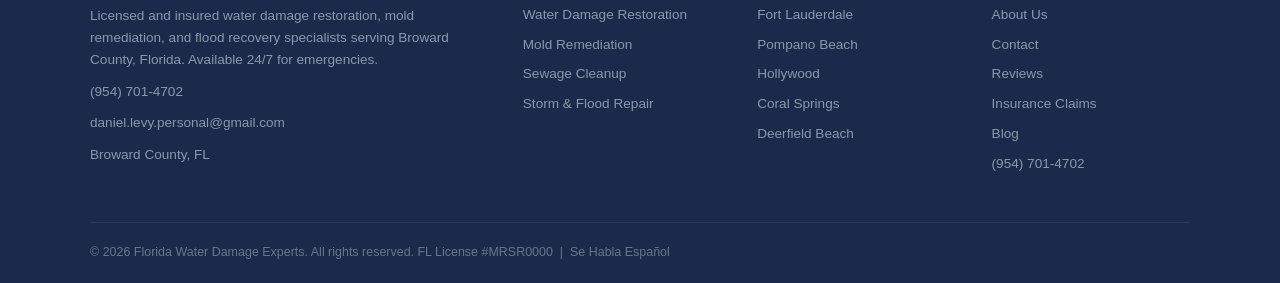
<file: blog/water-damage-repair-fort-lauderdale.html>
<!DOCTYPE html>
<html lang="en">
<head>
<meta charset="UTF-8">
<meta name="viewport" content="width=device-width, initial-scale=1.0">
<title>Water Damage Repair Fort Lauderdale: A Homeowner's Complete Guide</title>
<meta name="description" content="Fort Lauderdale water damage repair explained: common causes, step-by-step response, insurance tips, and when to call a professional. Updated for 2026.">
<link rel="canonical" href="https://floridawaterdamageexperts.com/blog/water-damage-repair-fort-lauderdale.html">
<meta property="og:title" content="Water Damage Repair Fort Lauderdale: A Homeowner's Complete Guide">
<meta property="og:description" content="Fort Lauderdale water damage repair explained: common causes, step-by-step response, insurance tips, and when to call a professional. Updated for 2026.">
<meta property="og:url" content="https://floridawaterdamageexperts.com/blog/water-damage-repair-fort-lauderdale.html">
<meta property="og:type" content="article">
<link rel="stylesheet" href="../styles.css">
<script type="application/ld+json">
{
  "@context": "https://schema.org",
  "@graph": [
    {
      "@type": "BlogPosting",
      "headline": "Water Damage Repair Fort Lauderdale: What Every Homeowner Must Know",
      "author": {"@type":"Organization","name":"Florida Water Damage Experts"},
      "publisher": {"@type":"Organization","name":"Florida Water Damage Experts","url":"https://floridawaterdamageexperts.com"},
      "datePublished": "2026-01-15",
      "dateModified": "2026-03-21",
      "description": "Fort Lauderdale water damage repair explained: common causes, step-by-step response, insurance tips, and when to call a professional.",
      "mainEntityOfPage": "https://floridawaterdamageexperts.com/blog/water-damage-repair-fort-lauderdale.html"
    },
    {
      "@type": "FAQPage",
      "mainEntity": [
        {"@type":"Question","name":"Can I handle water damage cleanup myself?","acceptedAnswer":{"@type":"Answer","text":"For very small incidents, yes. But if water has reached drywall, carpet padding, or cabinetry, professional extraction and drying is strongly recommended."}},
        {"@type":"Question","name":"How long does it take for mold to grow after water damage?","acceptedAnswer":{"@type":"Answer","text":"In South Florida's climate, mold can begin colonizing within 24 to 48 hours."}},
        {"@type":"Question","name":"What is Category 3 water and why does it matter?","acceptedAnswer":{"@type":"Answer","text":"Category 3 (black water) is water contaminated with sewage, chemicals, or biological hazards. It requires specialized handling."}},
        {"@type":"Question","name":"Should I call a plumber or a restoration company first?","acceptedAnswer":{"@type":"Answer","text":"If water is actively flowing, call a plumber. If the water has stopped, call a restoration company first for extraction, drying, and mold prevention."}},
        {"@type":"Question","name":"Will my Fort Lauderdale home lose value after water damage?","acceptedAnswer":{"@type":"Answer","text":"Not if the damage is properly remediated and documented. Disclosed, professionally repaired water damage rarely affects resale value."}}
      ]
    },
    {
      "@type": "BreadcrumbList",
      "itemListElement": [
        {"@type":"ListItem","position":1,"name":"Home","item":"https://floridawaterdamageexperts.com/"},
        {"@type":"ListItem","position":2,"name":"Blog","item":"https://floridawaterdamageexperts.com/blog/"},
        {"@type":"ListItem","position":3,"name":"Water Damage Repair Fort Lauderdale","item":"https://floridawaterdamageexperts.com/blog/water-damage-repair-fort-lauderdale.html"}
      ]
    }
  ]
}
</script>
</head>
<body>

<!-- UTILITY BAR -->
<div class="utility-bar">
  <div class="container utility-bar-inner">
    <span class="utility-left">24/7 Emergency Service &nbsp;|&nbsp; Licensed, Bonded &amp; Insured &nbsp;|&nbsp; IICRC Certified</span>
    <span class="utility-right">
      <a href="tel:+19547014702">(954) 701-4702</a> &nbsp;|&nbsp; Se Habla Espa&ntilde;ol
    </span>
  </div>
</div>

<!-- HEADER -->
<header class="site-header">
  <div class="container header-inner">
    <a href="../index.html" class="logo">Florida Water Damage <span>Experts</span></a>
    <nav class="nav-links" id="navLinks">
      <a href="../index.html">Services</a>
      <div class="dropdown">
        <a href="#" class="dropdown-label" onclick="this.parentElement.classList.toggle('active');return false;">Service Areas &#9662;</a>
        <div class="dropdown-menu">
          <a href="../fort-lauderdale.html">Fort Lauderdale</a>
          <a href="../pompano-beach.html">Pompano Beach</a>
          <a href="../hollywood.html">Hollywood</a>
          <a href="../coral-springs.html">Coral Springs</a>
          <a href="../deerfield-beach.html">Deerfield Beach</a>
        </div>
      </div>
      <a href="../about.html">About Us</a>
      <a href="../contact.html">Insurance Claims</a>
      <a href="../index.html#reviews">Reviews</a>
    </nav>
    <div class="header-phone">
      <a href="tel:+19547014702" class="phone-link">(954) 701-4702</a>
      <a href="../contact.html" class="btn btn-orange">Get Free Inspection</a>
    </div>
    <button class="nav-toggle" onclick="document.getElementById('navLinks').classList.toggle('active')" aria-label="Toggle menu">&#9776;</button>
  </div>
</header>

<nav class="breadcrumb" style="padding:12px 0;background:#f5f7fa;font-size:.85rem;">
  <div class="container">
    <a href="../index.html" style="color:#0066CC;">Home</a> <span style="color:#5A6275;margin:0 6px;">/</span> <span style="color:#5A6275;">Blog</span> <span style="color:#5A6275;margin:0 6px;">/</span> <span style="color:#5A6275;">Water Damage Repair Fort Lauderdale</span>
  </div>
</nav>

<article class="blog-article">
  <h1>Water Damage Repair Fort Lauderdale: What Every Homeowner Must Know</h1>
  <p class="blog-meta">By Florida Water Damage Experts &bull; Updated March 2026 &bull; 8 min read</p>

  <p>If you're reading this from a Fort Lauderdale home with water pooling on your floor, soaking into your walls, or dripping from your ceiling, stop reading and <a href="tel:+19547014702" style="color:var(--orange);font-weight:700;">call us at (954) 701-4702</a> right now. Every minute of delay means more damage, higher repair costs, and a greater risk of mold.</p>

  <p>If you're researching ahead of time or dealing with the aftermath, this guide covers everything Fort Lauderdale homeowners need to know about water damage repair &mdash; from immediate action steps to choosing the right restoration company.</p>

  <h2>Why Water Damage Is So Common in Fort Lauderdale</h2>
  <p>Fort Lauderdale sits at an average elevation of just 9 feet above sea level with a limestone foundation and a high water table. Combined with an annual rainfall of over 60 inches and a hurricane season that runs from June through November, Fort Lauderdale homes face water damage risks that most of the country doesn't.</p>

  <p>The most common causes of water damage in Fort Lauderdale homes include:</p>
  <ul>
    <li><strong>Hurricane and tropical storm flooding</strong> &mdash; storm surge and heavy rainfall overwhelm drainage systems</li>
    <li><strong>Burst or leaking pipes</strong> &mdash; many Fort Lauderdale homes have aging plumbing, including polybutylene pipes prone to failure</li>
    <li><strong>AC unit failures</strong> &mdash; clogged condensation drain lines are one of the most common sources of hidden water damage in South Florida</li>
    <li><strong>Roof leaks</strong> &mdash; high winds and heavy rain exploit weaknesses in roofing materials</li>
    <li><strong>Appliance failures</strong> &mdash; water heaters, washing machines, and dishwashers can release large volumes of water when they fail</li>
  </ul>

<h3 style="font-size:1.15rem;font-weight:700;color:#1B2A4A;margin:24px 0 10px;">AC Condensate Line Issues</h3>
<p style="color:#5A6275;line-height:1.8;margin-bottom:16px;">In Fort Lauderdale's climate, air conditioning systems run nearly year-round. When condensate drain lines become clogged — from algae, dust, or debris — water backs up and can overflow into ceilings, walls, and attic spaces. Because these leaks often start in hidden areas, the damage can be extensive before it's even noticed. Regular maintenance of your AC drain line is one of the most effective ways to prevent indoor water damage in South Florida.</p>

  <h2>What to Do Immediately After Water Damage</h2>
  <p>The first 24&ndash;48 hours after water damage are critical. Here's what to do:</p>

  <h3>1. Ensure Safety First</h3>
  <p>If standing water is near electrical outlets or appliances, do not enter the area. Turn off electricity at the breaker if you can safely reach it. If you smell gas, leave immediately and call 911.</p>

  <h3>2. Stop the Water Source</h3>
  <p>If the water is coming from a burst pipe or appliance, shut off your main water valve. Know where this valve is located before an emergency happens.</p>

  <h3>3. Call a Professional Restoration Company</h3>
  <p>This is not a DIY situation. Professional water damage restoration requires industrial extraction equipment, commercial dehumidifiers, moisture meters, and trained technicians. Attempting to dry a water-damaged home with household fans and towels will not prevent mold growth or structural damage.</p>

  <h3>4. Document Everything</h3>
  <p>Before any cleanup begins, photograph and video all visible damage. This documentation is essential for your insurance claim.</p>

  <h3>5. Contact Your Insurance Company</h3>
  <p>Report the damage to your insurance provider as soon as possible. A reputable restoration company will work directly with your adjuster.</p>

<h2 style="font-size:1.6rem;font-weight:800;color:#1B2A4A;margin:40px 0 16px;">How to Respond to Water Damage: A Step-by-Step Guide</h2>
<p style="color:#5A6275;line-height:1.8;margin-bottom:20px;">When you discover water damage in your Fort Lauderdale home, the first few hours matter more than anything else. Here's what to do — and what to avoid.</p>

<p style="color:#5A6275;line-height:1.8;margin-bottom:16px;"><strong style="color:#1B2A4A;">Within the first 30 minutes:</strong> Shut off the water source if possible. Turn off the main supply valve if you can't identify the specific leak. Do not touch light switches or step into standing water near electrical outlets. Move valuables and electronics to dry areas if you can do so safely.</p>

<p style="color:#5A6275;line-height:1.8;margin-bottom:16px;"><strong style="color:#1B2A4A;">Within the first hour:</strong> Call your insurance company to open a claim. Then call a water damage restoration company. Take photos and video of the damage from multiple angles — document standing water levels, damaged walls, damaged belongings. Don't throw anything away yet; your adjuster may need to see it.</p>

<p style="color:#5A6275;line-height:1.8;margin-bottom:16px;"><strong style="color:#1B2A4A;">Within the first 24 hours:</strong> A restoration crew should have equipment running — commercial-grade extractors, dehumidifiers, and air movers. The goal is to reduce moisture levels fast enough to prevent mold colonization, which can begin in as little as 24 to 48 hours in Fort Lauderdale's warm, humid conditions.</p>

<p style="color:#5A6275;line-height:1.8;margin-bottom:16px;"><strong style="color:#1B2A4A;">What NOT to do:</strong> Don't use a household vacuum to extract water. Don't use fans — they can spread contaminated moisture. Don't try to dry things out by opening windows in humid weather; this can actually increase indoor moisture levels.</p>

  <h2>The Water Damage Restoration Process</h2>
  <p>Professional water damage repair in Fort Lauderdale follows a proven process:</p>
  <ol>
    <li><strong>Inspection and assessment</strong> &mdash; technicians use moisture meters and thermal imaging to map the full extent of damage, including hidden moisture</li>
    <li><strong>Water extraction</strong> &mdash; truck-mounted pumps and industrial vacuums remove standing water</li>
    <li><strong>Structural drying</strong> &mdash; commercial dehumidifiers and air movers dry walls, floors, and ceilings to industry standards</li>
    <li><strong>Cleaning and sanitizing</strong> &mdash; affected areas are treated with antimicrobial solutions to prevent mold and bacteria</li>
    <li><strong>Restoration and reconstruction</strong> &mdash; damaged drywall, flooring, and other materials are replaced and the home is returned to pre-damage condition</li>
  </ol>

<h3 style="font-size:1.15rem;font-weight:700;color:#1B2A4A;margin:24px 0 10px;">Repair and Reconstruction</h3>
<p style="color:#5A6275;line-height:1.8;margin-bottom:16px;">Once the structure is dry and any mold has been addressed, reconstruction begins. This can range from replacing drywall and baseboards to rebuilding entire rooms. A licensed restoration company can handle the full scope — from demolition of damaged materials through final paint and trim — so you don't need to hire multiple contractors.</p>

  <h2>How to Choose a Water Damage Repair Company in Fort Lauderdale</h2>
  <p>Not all restoration companies are equal. Here's what to look for:</p>
  <ul>
    <li><strong>IICRC certification</strong> &mdash; the Institute of Inspection, Cleaning and Restoration Certification is the industry standard</li>
    <li><strong>24/7 emergency response</strong> &mdash; water damage happens at all hours and delays are costly</li>
    <li><strong>Local presence</strong> &mdash; a local Fort Lauderdale company responds faster and understands local building codes and conditions</li>
    <li><strong>Insurance experience</strong> &mdash; your restoration company should be able to work directly with your insurance provider</li>
    <li><strong>Verified reviews</strong> &mdash; check Google reviews and ask for local references</li>
    <li><strong>Free assessments</strong> &mdash; reputable companies don't charge for the initial damage evaluation</li>
  </ul>

  <h2>Water Damage Repair Costs in Fort Lauderdale</h2>
  <p>The cost of water damage repair varies widely depending on the extent of damage, the water source (clean water vs. sewage), and the materials affected. Most Fort Lauderdale homeowners can expect:</p>
  <ul>
    <li><strong>Minor water damage</strong> (single room, clean water): $1,500&ndash;$4,000</li>
    <li><strong>Moderate damage</strong> (multiple rooms, structural drying needed): $5,000&ndash;$15,000</li>
    <li><strong>Severe damage</strong> (flooding, contaminated water, reconstruction required): $15,000&ndash;$50,000+</li>
  </ul>
  <p>Most homeowner's insurance policies cover sudden and accidental water damage. However, damage from deferred maintenance or gradual leaks may not be covered. This is why acting fast and documenting everything matters.</p>

  <h2>Preventing Water Damage in Your Fort Lauderdale Home</h2>
  <p>While you can't prevent hurricanes, you can significantly reduce your risk:</p>
  <ul>
    <li>Inspect and maintain your roof annually, especially before hurricane season</li>
    <li>Service your AC unit regularly and keep the condensation drain line clear</li>
    <li>Replace aging polybutylene or corroded plumbing before it fails</li>
    <li>Install water leak detectors near water heaters, washing machines, and under sinks</li>
    <li>Know where your main water shutoff valve is and test it periodically</li>
    <li>Ensure proper grading around your home's foundation to direct water away</li>
  </ul>

<h2 style="font-size:1.6rem;font-weight:800;color:#1B2A4A;margin:40px 0 16px;">Understanding Insurance Coverage for Water Damage in Florida</h2>
<p style="color:#5A6275;line-height:1.8;margin-bottom:16px;">Florida homeowner's insurance can be confusing, especially when it comes to water damage. Here's a simplified breakdown:</p>

<p style="color:#5A6275;line-height:1.8;margin-bottom:16px;"><strong style="color:#1B2A4A;">What's typically covered:</strong> Sudden and accidental water damage — burst pipes, appliance failures (washing machine hose, dishwasher line, water heater), and accidental overflow. Most policies also cover the cost of tear-out to access and repair the leak source.</p>

<p style="color:#5A6275;line-height:1.8;margin-bottom:16px;"><strong style="color:#1B2A4A;">What's typically NOT covered:</strong> Flood damage from rising water (this requires a separate NFIP or private flood policy), gradual leaks that the homeowner should have noticed and repaired, and damage from deferred maintenance. Many insurers also exclude mold remediation or cap it at $10,000 unless you have a mold endorsement.</p>

<p style="color:#5A6275;line-height:1.8;margin-bottom:16px;"><strong style="color:#1B2A4A;">What Fort Lauderdale homeowners should know:</strong> Florida's insurance market is one of the most expensive in the nation. Citizens Property Insurance is the state's insurer of last resort and covers many Broward County homes. If you're filing a claim, document everything before cleanup begins — moisture readings, photos, video — because disputed claims are common, and documentation is your strongest protection.</p>

<p style="color:#5A6275;line-height:1.8;margin-bottom:16px;">If you're not sure what your policy covers, a reputable restoration company should be able to help you understand the scope before work begins. We communicate directly with adjusters on every job we handle. <a href="../index.html" style="color:#0066CC;">Learn about our Broward County service area.</a></p>

<h2 style="font-size:1.6rem;font-weight:800;color:#1B2A4A;margin:40px 0 16px;">How Much Does Water Damage Repair Cost in Fort Lauderdale?</h2>
<p style="color:#5A6275;line-height:1.8;margin-bottom:20px;">Costs depend on the scope. Here are typical ranges for Fort Lauderdale:</p>
<table style="width:100%;border-collapse:collapse;margin-bottom:20px;">
  <thead>
    <tr style="background:#1B2A4A;color:#fff;">
      <th style="padding:12px 16px;text-align:left;font-weight:600;">Type of Damage</th>
      <th style="padding:12px 16px;text-align:left;font-weight:600;">Typical Cost Range</th>
    </tr>
  </thead>
  <tbody>
    <tr style="border-bottom:1px solid #e2e8f0;">
      <td style="padding:12px 16px;color:#5A6275;">Minor leak / single room water extraction</td>
      <td style="padding:12px 16px;color:#1B2A4A;font-weight:600;">$1,000 – $3,500</td>
    </tr>
    <tr style="border-bottom:1px solid #e2e8f0;background:#f9fafb;">
      <td style="padding:12px 16px;color:#5A6275;">Moderate damage / multiple rooms</td>
      <td style="padding:12px 16px;color:#1B2A4A;font-weight:600;">$3,500 – $8,000</td>
    </tr>
    <tr style="border-bottom:1px solid #e2e8f0;">
      <td style="padding:12px 16px;color:#5A6275;">Major flood / full-floor restoration</td>
      <td style="padding:12px 16px;color:#1B2A4A;font-weight:600;">$8,000 – $20,000+</td>
    </tr>
    <tr style="background:#f9fafb;">
      <td style="padding:12px 16px;color:#5A6275;">Mold remediation (separate)</td>
      <td style="padding:12px 16px;color:#1B2A4A;font-weight:600;">$2,000 – $12,000</td>
    </tr>
  </tbody>
</table>
<p style="color:#5A6275;line-height:1.8;margin-bottom:16px;">Several factors affect cost: the amount of water, how long it sat before extraction began, whether contaminated water (Category 2 or 3) is involved, and the materials affected. Hardwood floors and custom cabinetry cost more to restore or replace than carpet and standard drywall.</p>
<p style="color:#5A6275;line-height:1.8;">Most insurance policies cover sudden water damage, which significantly reduces out-of-pocket costs. We provide a written estimate before starting work and can help you understand what your policy will cover.</p>

<h2 style="font-size:1.6rem;font-weight:800;color:#1B2A4A;margin:40px 0 16px;">How to Choose a Water Damage Restoration Company</h2>
<p style="color:#5A6275;line-height:1.8;margin-bottom:16px;">Not all restoration companies are the same. Here's what to look for when hiring someone in Fort Lauderdale:</p>
<p style="color:#5A6275;line-height:1.8;margin-bottom:16px;"><strong style="color:#1B2A4A;">IICRC certification.</strong> The Institute of Inspection, Cleaning and Restoration Certification is the industry standard. Any company you hire should have technicians certified in WRT (Water Damage Restoration Technology) and ASD (Applied Structural Drying) at minimum.</p>
<p style="color:#5A6275;line-height:1.8;margin-bottom:16px;"><strong style="color:#1B2A4A;">Florida contractor's license.</strong> Restoration work often involves demolition and reconstruction. A licensed contractor can handle the full scope. Unlicensed companies may extract water but can't legally rebuild.</p>
<p style="color:#5A6275;line-height:1.8;margin-bottom:16px;"><strong style="color:#1B2A4A;">24/7 availability.</strong> Water damage doesn't happen on a schedule. If a company doesn't answer the phone at 2 AM, they shouldn't be your emergency plan.</p>
<p style="color:#5A6275;line-height:1.8;margin-bottom:16px;"><strong style="color:#1B2A4A;">Direct insurance billing.</strong> Companies that work directly with insurers understand claim documentation and can significantly reduce your stress and out-of-pocket expense.</p>
<p style="color:#5A6275;line-height:1.8;margin-bottom:16px;"><strong style="color:#1B2A4A;">Local presence.</strong> National franchises dispatch from wherever they have availability. A local company based in Broward County arrives faster and knows the building construction, weather patterns, and insurance landscape specific to this area.</p>
<p style="color:#5A6275;line-height:1.8;"><strong style="color:#1B2A4A;">Transparent pricing.</strong> Get a written estimate before work begins. Ask about equipment charges, daily rates for dehumidifiers, and any fees beyond the initial scope.</p>

<h2 style="font-size:1.6rem;font-weight:800;color:#1B2A4A;margin:40px 0 16px;">Frequently Asked Questions About Water Damage Repair</h2>
<div style="max-width:800px;">
  <details style="border-bottom:1px solid #e2e8f0;padding:18px 0;">
    <summary style="font-weight:700;font-size:1.05rem;color:#1B2A4A;cursor:pointer;list-style:none;">Can I handle water damage cleanup myself?</summary>
    <p style="margin-top:14px;color:#5A6275;line-height:1.7;">For very small incidents — a minor sink overflow that's cleaned up immediately — yes. But if water has reached drywall, carpet padding, or cabinetry, professional extraction and drying is strongly recommended. The risk of hidden mold growth is too high in Fort Lauderdale's humidity to rely on towels and household fans.</p>
  </details>
  <details style="border-bottom:1px solid #e2e8f0;padding:18px 0;">
    <summary style="font-weight:700;font-size:1.05rem;color:#1B2A4A;cursor:pointer;list-style:none;">How long does it take for mold to grow after water damage?</summary>
    <p style="margin-top:14px;color:#5A6275;line-height:1.7;">In South Florida's climate, mold can begin colonizing within 24 to 48 hours. Spores are always present in the air — they just need moisture and an organic surface to grow. That's why speed matters more here than almost anywhere else in the country.</p>
  </details>
  <details style="border-bottom:1px solid #e2e8f0;padding:18px 0;">
    <summary style="font-weight:700;font-size:1.05rem;color:#1B2A4A;cursor:pointer;list-style:none;">What is "Category 3" water and why does it matter?</summary>
    <p style="margin-top:14px;color:#5A6275;line-height:1.7;">Category 3 (also called "black water") is water contaminated with sewage, chemicals, or biological hazards. It requires specialized handling — including protective equipment, antimicrobial treatment, and often removal of affected porous materials. Category 3 cleanup costs more and takes longer because of the contamination risk.</p>
  </details>
  <details style="border-bottom:1px solid #e2e8f0;padding:18px 0;">
    <summary style="font-weight:700;font-size:1.05rem;color:#1B2A4A;cursor:pointer;list-style:none;">Should I call a plumber or a restoration company first?</summary>
    <p style="margin-top:14px;color:#5A6275;line-height:1.7;">If water is actively flowing, call a plumber to stop the source. If the water has stopped and the damage is already done, call a restoration company first — we handle water extraction, drying, and mold prevention, which are the most time-sensitive tasks. Many restoration companies, including ours, can coordinate with plumbers as part of the project.</p>
  </details>
  <details style="border-bottom:1px solid #e2e8f0;padding:18px 0;">
    <summary style="font-weight:700;font-size:1.05rem;color:#1B2A4A;cursor:pointer;list-style:none;">Will my Fort Lauderdale home lose value after water damage?</summary>
    <p style="margin-top:14px;color:#5A6275;line-height:1.7;">Not if the damage is properly remediated and documented. Disclosed, professionally repaired water damage rarely affects resale value. Undisclosed or poorly repaired damage — especially mold — can significantly hurt value and create legal liability when selling.</p>
  </details>
</div>

<h2 style="font-size:1.6rem;font-weight:800;color:#1B2A4A;margin:40px 0 16px;">Next Steps</h2>
<p style="color:#5A6275;line-height:1.8;margin-bottom:16px;">If you're dealing with water damage in Fort Lauderdale, time is your most valuable resource. The sooner you get professional help, the lower the cost and the better the outcome.</p>
<p style="color:#5A6275;line-height:1.8;margin-bottom:16px;">Our team provides <a href="../fort-lauderdale.html" style="color:#0066CC;">Fort Lauderdale water damage restoration services</a> 24 hours a day, 7 days a week. We're IICRC-certified, locally owned, and we work directly with your insurance company.</p>
<p style="color:#5A6275;line-height:1.8;margin-bottom:16px;">We also serve <a href="../hollywood.html" style="color:#0066CC;">Hollywood</a>, <a href="../pompano-beach.html" style="color:#0066CC;">Pompano Beach</a>, and communities throughout <a href="../index.html" style="color:#0066CC;">Broward County</a>.</p>
<p style="color:#5A6275;line-height:1.8;margin-bottom:24px;"><a href="../contact.html" style="color:#0066CC;font-weight:600;">Request a free assessment &rarr;</a> or call us now at <a href="tel:+19547014702" style="color:#FF6B35;font-weight:700;">(954) 701-4702</a>.</p>

</article>

<!-- Related Articles -->
<section class="section section-gray">
  <div class="container text-center">
    <h2 class="section-title">More Resources</h2>
    <div class="blog-grid" style="margin-top:24px;">
      <a href="mold-remediation-broward-county.html" class="blog-card">
        <div class="blog-card-img"></div>
        <div class="blog-card-body">
          <h3>Mold Remediation in Broward County: The Complete Homeowner's Guide</h3>
          <p>Everything you need to know about identifying, removing, and preventing mold in your Broward County home.</p>
          <span class="read-more">Read Article &rarr;</span>
        </div>
      </a>
      <a href="emergency-flood-damage-hollywood-fl.html" class="blog-card">
        <div class="blog-card-img"></div>
        <div class="blog-card-body">
          <h3>Emergency Flood Damage in Hollywood FL: Response Guide</h3>
          <p>Critical steps to take when flood water enters your Hollywood, FL home, plus how to recover fast.</p>
          <span class="read-more">Read Article &rarr;</span>
        </div>
      </a>
      <a href="../contact.html" class="blog-card" style="border:2px solid var(--orange);">
        <div class="blog-card-img" style="display:flex;align-items:center;justify-content:center;color:#fff;font-size:1.3rem;font-weight:700;">Need Help Now?</div>
        <div class="blog-card-body">
          <h3>Request a Free Assessment</h3>
          <p>Contact our team for a no-obligation damage assessment. Available 24/7 for emergencies.</p>
          <span class="read-more">Contact Us &rarr;</span>
        </div>
      </a>
    </div>
  </div>
</section>

<!-- FOOTER -->
<footer class="site-footer">
  <div class="container">
    <div class="footer-grid">
      <div class="footer-brand">
        <div class="footer-logo">Florida Water Damage <span>Experts</span></div>
        <p>Licensed and insured water damage restoration, mold remediation, and flood recovery specialists serving Broward County, Florida. Available 24/7 for emergencies.</p>
        <p><a href="tel:+19547014702">(954) 701-4702</a></p>
        <p><a href="mailto:daniel.levy.personal@gmail.com">daniel.levy.personal@gmail.com</a></p>
        <p>Broward County, FL</p>
      </div>
      <div class="footer-col">
        <h4>Services</h4>
        <a href="../index.html" title="Water Damage Restoration Services in Broward County">Water Damage Restoration</a>
        <a href="../index.html" title="Mold Inspection and Remediation Services">Mold Remediation</a>
        <a href="../index.html" title="Emergency Sewage Cleanup in Broward County">Sewage Cleanup</a>
        <a href="../index.html" title="Storm and Flood Damage Repair in South Florida">Storm &amp; Flood Repair</a>
      </div>
      <div class="footer-col">
        <h4>Service Areas</h4>
        <a href="../fort-lauderdale.html">Fort Lauderdale</a>
        <a href="../pompano-beach.html">Pompano Beach</a>
        <a href="../hollywood.html">Hollywood</a>
        <a href="../coral-springs.html">Coral Springs</a>
        <a href="../deerfield-beach.html">Deerfield Beach</a>
      </div>
      <div class="footer-col">
        <h4>Company</h4>
        <a href="../about.html">About Us</a>
        <a href="../contact.html">Contact</a>
        <a href="../index.html#reviews">Reviews</a>
        <a href="../contact.html">Insurance Claims</a>
        <a href="water-damage-repair-fort-lauderdale.html">Blog</a>
        <a href="tel:+19547014702">(954) 701-4702</a>
      </div>
    </div>
    <div class="footer-bottom">
      <p>&copy; 2026 Florida Water Damage Experts. All rights reserved. FL License #MRSR0000 &nbsp;|&nbsp; Se Habla Espa&ntilde;ol</p>
    </div>
  </div>
</footer>

<!-- STICKY MOBILE CTA -->
<div class="mobile-sticky-cta">
  <a href="tel:+19547014702" class="btn btn-orange btn-full">Call Now &mdash; Free Estimate</a>
</div>

</body>
</html>
</file>
<file: styles.css>
/* === RESET & BASE === */
*, *::before, *::after { box-sizing: border-box; margin: 0; padding: 0; }
html { scroll-behavior: smooth; }
body {
  font-family: -apple-system, BlinkMacSystemFont, "Segoe UI", Roboto, Helvetica, Arial, sans-serif;
  color: #1A1A2E;
  line-height: 1.6;
  background: #fff;
  font-size: 17px;
}
img { max-width: 100%; display: block; }
a { color: inherit; text-decoration: none; }
ul { list-style: none; }

/* === COLORS === */
:root {
  --blue: #0066CC;
  --navy: #1B2A4A;
  --orange: #FF6B35;
  --orange-hover: #E55A2B;
  --white: #FFFFFF;
  --gray-bg: #F5F7FA;
  --text: #1A1A2E;
  --text-secondary: #5A6275;
  --green: #28A745;
  --shadow: 0 2px 8px rgba(0,0,0,0.08);
  --shadow-lg: 0 4px 20px rgba(0,0,0,0.1);
}

/* === UTILITY === */
.container { max-width: 1140px; margin: 0 auto; padding: 0 20px; }
.text-center { text-align: center; }
.btn {
  display: inline-block;
  background: var(--orange);
  color: var(--white);
  padding: 16px 32px;
  border: none;
  border-radius: 8px;
  font-size: 16px;
  font-weight: 700;
  cursor: pointer;
  transition: background .2s, transform .15s;
  text-align: center;
}
.btn:hover { background: var(--orange-hover); transform: translateY(-1px); }
.btn-outline {
  background: transparent;
  border: 2px solid var(--white);
  color: var(--white);
}
.btn-outline:hover { background: rgba(255,255,255,.15); }
.btn-white { background: var(--white); color: var(--orange); }
.btn-white:hover { background: #f0f0f0; }
.btn-orange { background: var(--orange); color: var(--white); }
.btn-orange:hover { background: var(--orange-hover); }
.btn-full { width: 100%; }
.form-note { text-align: center; font-size: .78rem; color: var(--text-secondary); margin-top: 10px; }
.btn-outline-white { background: transparent; border: 2px solid var(--white); color: var(--white); }
.btn-outline-white:hover { background: rgba(255,255,255,.15); }
.section { padding: 70px 0; }
.section-gray { background: var(--gray-bg); }
.section-dark { background: var(--navy); color: var(--white); }
.section-orange { background: var(--orange); color: var(--white); }
.section-title { font-size: 2rem; font-weight: 800; margin-bottom: 12px; line-height: 1.2; }
.section-subtitle { font-size: 1.05rem; color: var(--text-secondary); margin-bottom: 40px; max-width: 640px; }
.section-dark .section-subtitle { color: #b0bec5; }
.section-dark .section-title { color: var(--white); }

/* === UTILITY BAR === */
.utility-bar {
  background: var(--navy);
  color: var(--white);
  padding: 8px 0;
  font-size: .82rem;
  font-weight: 500;
}
.utility-bar .container {
  display: flex;
  justify-content: space-between;
  align-items: center;
  flex-wrap: wrap;
  gap: 8px;
}
.utility-bar a { color: var(--white); }
.utility-bar .util-left,
.utility-bar .utility-left { display: flex; gap: 16px; align-items: center; flex-wrap: wrap; }
.utility-bar .util-left span,
.utility-bar .utility-left span { opacity: .7; }
.utility-bar .util-right,
.utility-bar .utility-right { display: flex; gap: 16px; align-items: center; }
.utility-bar .util-phone { font-weight: 700; font-size: .9rem; }

/* === HEADER === */
.site-header {
  background: var(--white);
  position: sticky;
  top: 0;
  z-index: 100;
  box-shadow: 0 1px 4px rgba(0,0,0,0.08);
}
.header-main,
.header-inner {
  display: flex;
  align-items: center;
  justify-content: space-between;
  padding: 12px 20px;
  max-width: 1140px;
  margin: 0 auto;
}
.logo { font-size: 1.15rem; font-weight: 800; line-height: 1.2; color: var(--navy); }
.logo span { color: var(--blue); }
.nav-links { display: flex; gap: 24px; align-items: center; }
.nav-links a { font-size: .92rem; font-weight: 500; color: var(--text); transition: color .2s; }
.nav-links a:hover { color: var(--blue); }
.nav-links .btn { padding: 10px 20px; font-size: .9rem; }
.header-phone a {
  font-size: 1.1rem;
  font-weight: 800;
  color: var(--orange);
  white-space: nowrap;
}
.header-phone .btn {
  color: var(--white);
  font-size: .9rem;
  padding: 10px 20px;
}
.nav-toggle { display: none; background: none; border: none; color: var(--navy); font-size: 1.6rem; cursor: pointer; }

/* Dropdown */
.dropdown { position: relative; }
.dropdown-menu {
  display: none;
  position: absolute;
  top: 100%;
  left: 0;
  background: var(--white);
  border-radius: 8px;
  min-width: 200px;
  padding: 8px 0;
  box-shadow: var(--shadow-lg);
  z-index: 50;
  border: 1px solid #e8ecf1;
}
.dropdown:hover .dropdown-menu { display: block; }
.dropdown-menu a { display: block; padding: 8px 18px; font-size: .9rem; color: var(--text); }
.dropdown-menu a:hover { background: var(--gray-bg); color: var(--blue); }

/* === HERO === */
.hero {
  background: linear-gradient(135deg, var(--navy) 0%, #0d1f3c 100%);
  color: var(--white);
  padding: 70px 0 60px;
}
.hero h1 {
  font-size: 2.5rem;
  font-weight: 900;
  line-height: 1.15;
  margin-bottom: 18px;
  max-width: 720px;
}
.hero .highlight { color: var(--orange); }
.hero p.hero-sub {
  font-size: 1.05rem;
  max-width: 640px;
  margin-bottom: 30px;
  color: #c5cdd6;
  line-height: 1.7;
}
.hero-ctas { display: flex; gap: 14px; flex-wrap: wrap; margin-bottom: 30px; }
.hero-ctas .btn { font-size: 1.05rem; padding: 16px 28px; }
.trust-strip {
  display: flex;
  gap: 24px;
  flex-wrap: wrap;
  padding-top: 24px;
  border-top: 1px solid rgba(255,255,255,.12);
}
.trust-strip-item {
  display: flex;
  align-items: center;
  gap: 8px;
  font-size: .85rem;
  font-weight: 600;
  color: rgba(255,255,255,.85);
}
.trust-strip-item .icon { color: var(--orange); }

/* === SERVICE CARDS === */
.service-cards { display: grid; grid-template-columns: repeat(4, 1fr); gap: 24px; }
.service-card {
  background: var(--white);
  border-radius: 10px;
  padding: 28px 22px;
  box-shadow: var(--shadow);
  border-top: 3px solid var(--blue);
  transition: transform .2s, box-shadow .2s;
}
.service-card:hover { transform: translateY(-3px); box-shadow: var(--shadow-lg); }
.service-card-icon,
.service-icon { font-size: 2rem; margin-bottom: 12px; }
.service-card h3 { font-size: 1.05rem; font-weight: 700; color: var(--navy); margin-bottom: 8px; }
.service-card p { font-size: .85rem; color: var(--text-secondary); margin-bottom: 12px; }
.service-card .learn-more { color: var(--blue); font-weight: 600; font-size: .85rem; }
.service-card .learn-more:hover { text-decoration: underline; }

/* === DIFFERENTIATORS === */
.diff-grid { display: grid; grid-template-columns: repeat(5, 1fr); gap: 24px; }
.diff-item { text-align: center; padding: 20px 12px; }
.diff-icon { font-size: 2rem; color: var(--orange); margin-bottom: 10px; }
.diff-stat { font-size: 1.15rem; font-weight: 800; color: var(--navy); margin-bottom: 4px; }
.diff-label { font-size: .82rem; color: var(--text-secondary); }

/* === LEAD FORM SECTION === */
.form-section-grid {
  display: grid;
  grid-template-columns: 1fr 1fr;
  gap: 50px;
  align-items: start;
}
.form-copy h2 { font-size: 1.8rem; font-weight: 800; margin-bottom: 16px; color: var(--navy); }
.form-copy p { color: var(--text-secondary); margin-bottom: 20px; line-height: 1.7; }
.form-phone-block { margin: 24px 0; }
.form-phone-block a {
  font-size: 2rem;
  font-weight: 900;
  color: var(--orange);
  display: block;
  margin-bottom: 6px;
}
.form-phone-block .sub { font-size: .9rem; color: var(--text-secondary); }
.lead-form-card {
  background: var(--white);
  border: 1px solid #e2e8f0;
  border-radius: 12px;
  padding: 32px;
  box-shadow: var(--shadow-lg);
}
.lead-form-card h3 { font-size: 1.2rem; font-weight: 700; margin-bottom: 20px; color: var(--navy); }
.form-row { margin-bottom: 14px; }
.form-row label { display: block; font-weight: 600; font-size: .85rem; margin-bottom: 4px; color: var(--text); }
.form-row input,
.form-row select,
.form-row textarea {
  width: 100%;
  padding: 12px 14px;
  border: 1px solid #d1d5db;
  border-radius: 6px;
  font-size: 16px;
  background: #fafbfc;
  font-family: inherit;
  transition: border-color .2s;
}
.form-row input:focus,
.form-row select:focus,
.form-row textarea:focus { outline: none; border-color: var(--blue); }
.form-row textarea { resize: vertical; min-height: 60px; }
.lead-form-card .btn { width: 100%; padding: 16px; font-size: 1.05rem; margin-top: 6px; }
.form-privacy { text-align: center; font-size: .78rem; color: var(--text-secondary); margin-top: 10px; }
.phone-big { font-size: 2rem; font-weight: 900; color: var(--orange); display: block; margin-bottom: 6px; }
.phone-link { font-size: 1.1rem; font-weight: 800; color: var(--orange); }
.img-placeholder {
  background: var(--gray-bg);
  border-radius: 12px;
  height: 320px;
  display: flex;
  align-items: center;
  justify-content: center;
  color: var(--text-secondary);
  font-weight: 600;
}

/* === REVIEWS === */
.reviews-header .google-rating,
.google-rating {
  display: inline-flex;
  align-items: center;
  gap: 8px;
  font-size: 1.1rem;
  font-weight: 700;
  color: var(--white);
  margin-bottom: 30px;
}
.reviews-header .stars { color: #FBBC04; }
.google-stars { color: #FBBC04; font-size: 1.2rem; }
.google-score { font-weight: 800; }
.google-label { font-weight: 400; opacity: .8; }
.reviews-grid { display: grid; grid-template-columns: repeat(3, 1fr); gap: 24px; }
.review-card {
  background: var(--white);
  border-radius: 10px;
  padding: 24px;
  color: var(--text);
}
.review-stars { color: #FBBC04; font-size: 1.1rem; margin-bottom: 10px; }
.review-card p { font-size: .9rem; color: var(--text); margin-bottom: 14px; line-height: 1.6; }
.review-author { font-weight: 700; font-size: .85rem; color: var(--navy); }
.review-meta { font-size: .78rem; color: var(--text-secondary); margin-top: 2px; }

/* === PROCESS TIMELINE === */
.process-grid { display: grid; grid-template-columns: repeat(4, 1fr); gap: 28px; }
.process-step { text-align: center; }
.process-num {
  display: inline-flex;
  align-items: center;
  justify-content: center;
  width: 56px;
  height: 56px;
  border-radius: 50%;
  background: var(--blue);
  color: var(--white);
  font-size: 1.4rem;
  font-weight: 900;
  margin-bottom: 16px;
}
.process-step h3 { font-size: 1rem; font-weight: 700; color: var(--navy); margin-bottom: 8px; }
.process-step p { font-size: .85rem; color: var(--text-secondary); }

/* === BEFORE/AFTER === */
.ba-grid { display: grid; grid-template-columns: repeat(3, 1fr); gap: 24px; }
.ba-card {
  background: var(--white);
  border-radius: 10px;
  overflow: hidden;
  box-shadow: var(--shadow);
}
.ba-placeholder {
  height: 220px;
  background: linear-gradient(135deg, #ddd 50%, #bbb 50%);
  display: flex;
  align-items: center;
  justify-content: center;
  font-weight: 700;
  color: #666;
  font-size: .9rem;
}
.ba-caption { padding: 16px; font-size: .85rem; color: var(--text-secondary); }
.ba-caption strong { color: var(--navy); }

/* === INSURANCE === */
.insurance-grid { display: grid; grid-template-columns: 1fr 1fr; gap: 50px; align-items: center; }
.insurance-copy h2 { font-size: 1.8rem; font-weight: 800; margin-bottom: 16px; color: var(--navy); }
.insurance-list { margin: 20px 0; }
.insurance-list li {
  padding: 10px 0;
  padding-left: 28px;
  position: relative;
  font-size: .92rem;
  color: var(--text);
  line-height: 1.6;
  list-style: none;
}
.insurance-list li::before {
  content: "\2713";
  position: absolute;
  left: 0;
  color: var(--green);
  font-weight: 700;
}
.insurance-img {
  background: var(--gray-bg);
  border-radius: 12px;
  height: 320px;
  display: flex;
  align-items: center;
  justify-content: center;
  color: var(--text-secondary);
  font-weight: 600;
}

/* === SERVICE AREA PILLS === */
.area-pills { display: flex; flex-wrap: wrap; gap: 10px; margin-top: 20px; }
.area-pill {
  display: inline-block;
  background: rgba(255,255,255,.1);
  border: 1px solid rgba(255,255,255,.2);
  color: var(--white);
  padding: 8px 18px;
  border-radius: 50px;
  font-size: .85rem;
  font-weight: 500;
  transition: background .2s;
}
.area-pill:hover { background: var(--blue); border-color: var(--blue); }
.area-callout {
  background: rgba(255,255,255,.06);
  border-left: 4px solid var(--orange);
  border-radius: 0 8px 8px 0;
  padding: 20px 24px;
  margin-top: 30px;
  font-size: .9rem;
  color: rgba(255,255,255,.85);
  line-height: 1.7;
}

/* === ABOUT GRID === */
.about-grid { display: grid; grid-template-columns: 1fr 1fr; gap: 50px; align-items: center; }
.about-img {
  background: var(--gray-bg);
  border-radius: 12px;
  height: 300px;
  display: flex;
  align-items: center;
  justify-content: center;
  color: var(--text-secondary);
  font-weight: 600;
}
.about-copy h2 { font-size: 1.8rem; font-weight: 800; margin-bottom: 14px; color: var(--navy); }
.about-copy p { color: var(--text-secondary); margin-bottom: 14px; line-height: 1.7; }
.cert-strip {
  display: flex;
  gap: 14px;
  flex-wrap: wrap;
  margin-top: 20px;
  padding-top: 20px;
  border-top: 1px solid #e2e8f0;
}
.cert-badge {
  background: var(--gray-bg);
  border: 1px solid #e2e8f0;
  border-radius: 8px;
  padding: 8px 14px;
  font-size: .78rem;
  font-weight: 700;
  color: var(--navy);
}

/* === BLOG CARDS === */
.blog-grid { display: grid; grid-template-columns: repeat(3, 1fr); gap: 28px; }
.blog-card {
  background: var(--white);
  border-radius: 10px;
  overflow: hidden;
  box-shadow: var(--shadow);
  border: 1px solid #e8ecf1;
  transition: transform .2s;
}
.blog-card:hover { transform: translateY(-3px); }
.blog-card-img { background: var(--navy); height: 160px; opacity: .7; }
.blog-card-body { padding: 22px; }
.blog-card-body h3 { font-size: .95rem; font-weight: 700; color: var(--navy); margin-bottom: 8px; line-height: 1.35; }
.blog-card-body p { font-size: .82rem; color: var(--text-secondary); margin-bottom: 14px; }
.blog-card-body .read-more { color: var(--blue); font-weight: 700; font-size: .85rem; }

/* === FINAL CTA === */
.final-cta {
  background: var(--orange);
  color: var(--white);
  text-align: center;
  padding: 45px 20px;
}
.final-cta h2 { font-size: 1.7rem; font-weight: 800; margin-bottom: 10px; }
.final-cta p { font-size: 1rem; margin-bottom: 20px; opacity: .95; }
.final-cta .btn-white { margin: 0 6px; }

/* === FOOTER === */
.site-footer {
  background: var(--navy);
  color: var(--white);
  padding: 50px 0 0;
}
.footer-grid {
  display: grid;
  grid-template-columns: 2fr 1fr 1fr 1fr;
  gap: 36px;
  margin-bottom: 40px;
}
.footer-brand .logo { font-size: 1.1rem; }
.footer-brand p { color: #8899aa; font-size: .85rem; margin-top: 10px; line-height: 1.6; }
.footer-col h4 { font-size: .85rem; font-weight: 700; margin-bottom: 14px; color: var(--orange); text-transform: uppercase; letter-spacing: .5px; }
.footer-col a { display: block; color: #8899aa; font-size: .85rem; margin-bottom: 8px; transition: color .2s; }
.footer-col a:hover { color: var(--white); }
.footer-bottom {
  border-top: 1px solid rgba(255,255,255,.08);
  padding: 20px 0;
  font-size: .78rem;
  color: #667788;
  display: flex;
  justify-content: space-between;
  flex-wrap: wrap;
  gap: 8px;
}

/* === STICKY MOBILE CTA === */
.mobile-sticky-cta {
  display: none;
  position: fixed;
  bottom: 0;
  left: 0;
  right: 0;
  z-index: 99;
  background: var(--orange);
  padding: 10px 16px;
  box-shadow: 0 -2px 10px rgba(0,0,0,.2);
}
.mobile-sticky-cta a {
  display: block;
  text-align: center;
  color: var(--white);
  font-weight: 800;
  font-size: 1.1rem;
  padding: 12px;
}

/* === LOCATION PAGE === */
.location-services { display: grid; grid-template-columns: repeat(2, 1fr); gap: 24px; }
.location-service {
  background: var(--white);
  border-radius: 10px;
  padding: 28px;
  border: 1px solid #e8ecf1;
  box-shadow: var(--shadow);
  border-top: 3px solid var(--blue);
}
.location-service h3 { font-size: 1.05rem; font-weight: 700; color: var(--navy); margin-bottom: 8px; }
.location-service p { font-size: .88rem; color: var(--text-secondary); }

/* === FEATURES GRID === */
.features-grid { display: grid; grid-template-columns: repeat(3, 1fr); gap: 24px; }
.feature-card {
  background: var(--white);
  border-radius: 10px;
  padding: 28px 24px;
  text-align: center;
  box-shadow: var(--shadow);
  border: 1px solid #e8ecf1;
}
.feature-card h3 { font-size: 1.05rem; font-weight: 700; margin-bottom: 8px; color: var(--navy); }
.feature-card p { font-size: .85rem; color: var(--text-secondary); }

/* === ABOUT PAGE === */
.about-values { display: grid; grid-template-columns: repeat(2, 1fr); gap: 24px; margin-top: 30px; }
.about-value {
  padding: 24px;
  border-left: 4px solid var(--orange);
  background: var(--gray-bg);
  border-radius: 0 8px 8px 0;
}
.about-value h3 { font-weight: 700; color: var(--navy); margin-bottom: 6px; }
.about-value p { font-size: .88rem; color: var(--text-secondary); }

/* === TRUST BAR === */
.trust-bar {
  display: flex;
  justify-content: center;
  gap: 40px;
  flex-wrap: wrap;
  padding: 20px 0;
}
.trust-item { text-align: center; }
.trust-number { font-size: 2rem; font-weight: 900; color: var(--orange); }
.trust-label { font-size: .82rem; color: var(--text-secondary); font-weight: 600; }
.section-dark .trust-label { color: #b0bec5; }

/* === CONTACT PAGE === */
.contact-grid { display: grid; grid-template-columns: 1fr 1fr; gap: 40px; align-items: start; }
.contact-info-card {
  background: var(--navy);
  color: var(--white);
  border-radius: 12px;
  padding: 36px;
}
.contact-info-card h2 { font-size: 1.4rem; margin-bottom: 20px; }
.contact-detail { margin-bottom: 20px; }
.contact-detail .label { font-size: .82rem; color: #8899aa; font-weight: 600; text-transform: uppercase; letter-spacing: .5px; margin-bottom: 4px; }
.contact-detail .value { font-size: 1.05rem; font-weight: 600; }
.contact-detail a { color: var(--orange); }
.contact-hours { margin-top: 24px; padding-top: 20px; border-top: 1px solid rgba(255,255,255,.1); }
.contact-hours h3 { font-size: 1rem; margin-bottom: 10px; }
.contact-hours p { font-size: .88rem; color: #b0bec5; }

/* === BLOG ARTICLE === */
.blog-article { max-width: 760px; margin: 0 auto; padding: 50px 20px; }
.blog-article h1 { font-size: 2.2rem; font-weight: 800; color: var(--navy); margin-bottom: 12px; line-height: 1.2; }
.blog-meta { color: var(--text-secondary); font-size: .88rem; margin-bottom: 32px; }
.blog-article h2 { font-size: 1.4rem; font-weight: 700; color: var(--navy); margin: 32px 0 12px; }
.blog-article h3 { font-size: 1.15rem; font-weight: 700; color: var(--navy); margin: 24px 0 10px; }
.blog-article p { margin-bottom: 16px; color: var(--text); }
.blog-article ul, .blog-article ol { margin: 0 0 16px 24px; color: var(--text); }
.blog-article li { margin-bottom: 6px; }
.blog-article ul { list-style: disc; }
.blog-article ol { list-style: decimal; }
.blog-article blockquote {
  border-left: 4px solid var(--orange);
  padding: 14px 20px;
  margin: 20px 0;
  background: var(--gray-bg);
  color: var(--text);
  font-style: italic;
}
.blog-cta {
  background: var(--navy);
  color: var(--white);
  padding: 30px;
  border-radius: 10px;
  text-align: center;
  margin-top: 40px;
}
.blog-cta h3 { font-size: 1.3rem; margin-bottom: 8px; }
.blog-cta p { color: #b0bec5; margin-bottom: 16px; }

/* === CONTRACTOR PAGE === */
.pain-grid { display: grid; grid-template-columns: 1fr 1fr; gap: 20px; margin-top: 30px; }
.pain-card { background: #fff; border-radius: 10px; padding: 24px; border-left: 4px solid #e74c3c; box-shadow: var(--shadow); }
.pain-card h3 { font-size: 1rem; font-weight: 700; color: var(--navy); margin-bottom: 6px; }
.pain-card p { font-size: .88rem; color: var(--text-secondary); }
.steps-grid { display: grid; grid-template-columns: repeat(3, 1fr); gap: 28px; margin-top: 30px; }
.step-card { text-align: center; background: var(--white); border-radius: 10px; padding: 30px 24px; box-shadow: var(--shadow); border: 1px solid #e8ecf1; }
.step-num { display: inline-flex; align-items: center; justify-content: center; width: 48px; height: 48px; border-radius: 50%; background: var(--orange); color: var(--white); font-size: 1.4rem; font-weight: 900; margin-bottom: 16px; }
.step-card h3 { font-size: 1.05rem; font-weight: 700; color: var(--navy); margin-bottom: 8px; }
.step-card p { font-size: .88rem; color: var(--text-secondary); }
.pricing-grid { display: grid; grid-template-columns: 1fr 1fr; gap: 28px; max-width: 700px; margin: 30px auto 0; }
.price-card { background: var(--white); border-radius: 12px; padding: 32px 28px; text-align: center; border: 2px solid #e8ecf1; box-shadow: var(--shadow); }
.price-card.featured { border-color: var(--orange); }
.price-card h3 { font-size: 1.1rem; font-weight: 700; color: var(--navy); margin-bottom: 4px; }
.price-amount { font-size: 2.4rem; font-weight: 900; color: var(--orange); margin: 12px 0 4px; }
.price-amount span { font-size: .88rem; font-weight: 600; color: var(--text-secondary); }
.price-card p { font-size: .88rem; color: var(--text-secondary); margin-top: 10px; }

/* === RESPONSIVE === */
@media (max-width: 900px) {
  .service-cards { grid-template-columns: 1fr 1fr; }
  .diff-grid { grid-template-columns: repeat(3, 1fr); }
  .form-section-grid, .insurance-grid, .about-grid, .contact-grid { grid-template-columns: 1fr; }
  .reviews-grid, .blog-grid, .ba-grid { grid-template-columns: 1fr 1fr; }
  .process-grid { grid-template-columns: 1fr 1fr; }
  .footer-grid { grid-template-columns: 1fr 1fr; }
  .hero h1 { font-size: 2rem; }
  .features-grid { grid-template-columns: 1fr 1fr; }
  .location-services { grid-template-columns: 1fr; }
}

@media (max-width: 640px) {
  body { font-size: 16px; padding-bottom: 70px; }
  .utility-bar { display: none; }
  .nav-links {
    display: none;
    flex-direction: column;
    position: absolute;
    top: 100%;
    left: 0;
    right: 0;
    background: var(--white);
    padding: 20px;
    gap: 16px;
    box-shadow: var(--shadow-lg);
    border-top: 1px solid #e8ecf1;
  }
  .nav-links.active { display: flex; }
  .nav-toggle { display: block; }
  .header-phone { display: none; }
  .dropdown-menu { position: static; box-shadow: none; padding-left: 12px; border: none; }
  .dropdown:hover .dropdown-menu { display: none; }
  .dropdown.active .dropdown-menu { display: block; }
  .mobile-sticky-cta { display: block; }
  .service-cards, .diff-grid, .reviews-grid, .blog-grid, .ba-grid,
  .process-grid, .features-grid, .about-values,
  .steps-grid, .pricing-grid, .pain-grid { grid-template-columns: 1fr; }
  .footer-grid { grid-template-columns: 1fr; }
  .hero { padding: 40px 0 35px; }
  .hero h1 { font-size: 1.75rem; }
  .hero .hero-sub { font-size: .95rem; }
  .section { padding: 50px 0; }
  .section-title { font-size: 1.5rem; }
  .trust-strip { gap: 12px; }
  .trust-strip-item { font-size: .8rem; }
  .trust-bar { gap: 20px; }
  .area-pills { gap: 8px; }
  .area-pill { padding: 6px 14px; font-size: .8rem; }
  .form-phone-block a { font-size: 1.6rem; }
  .lead-form-card { padding: 24px; }
  .footer-bottom { flex-direction: column; text-align: center; }
}
</file>
